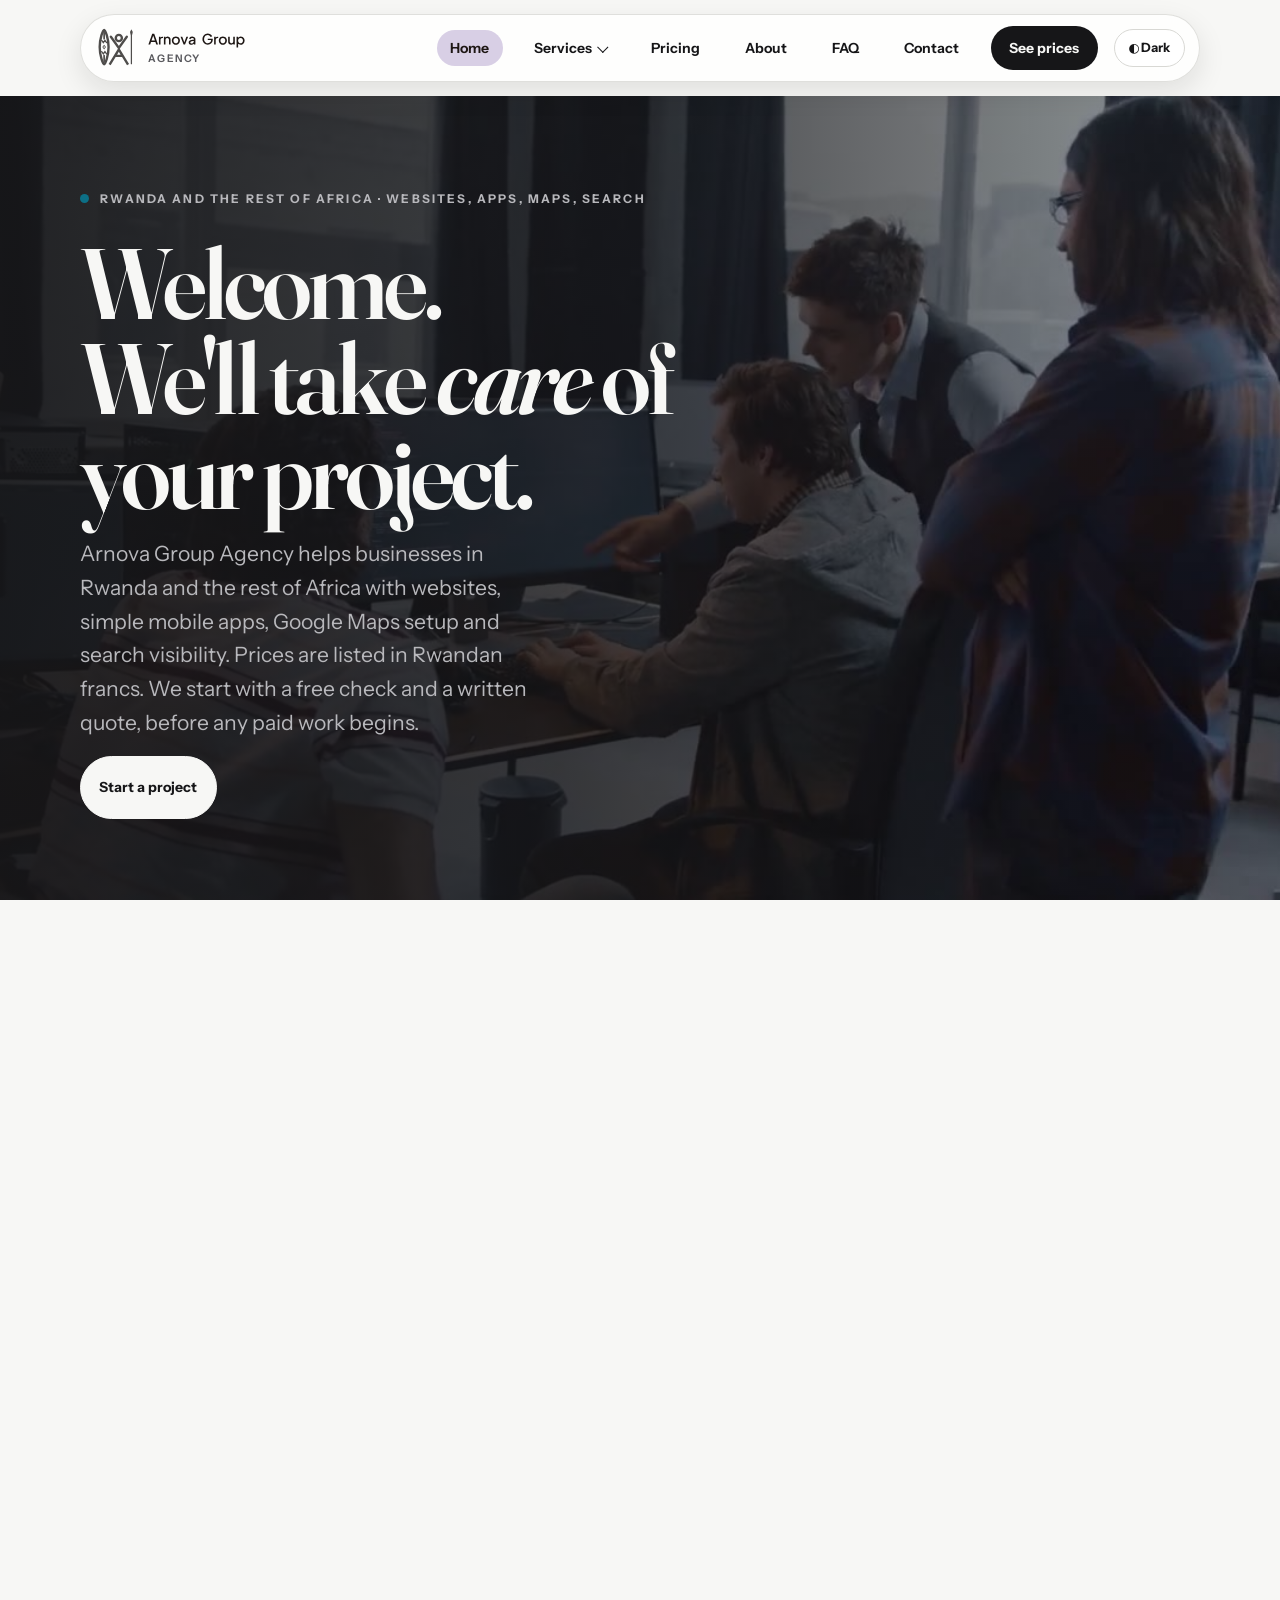
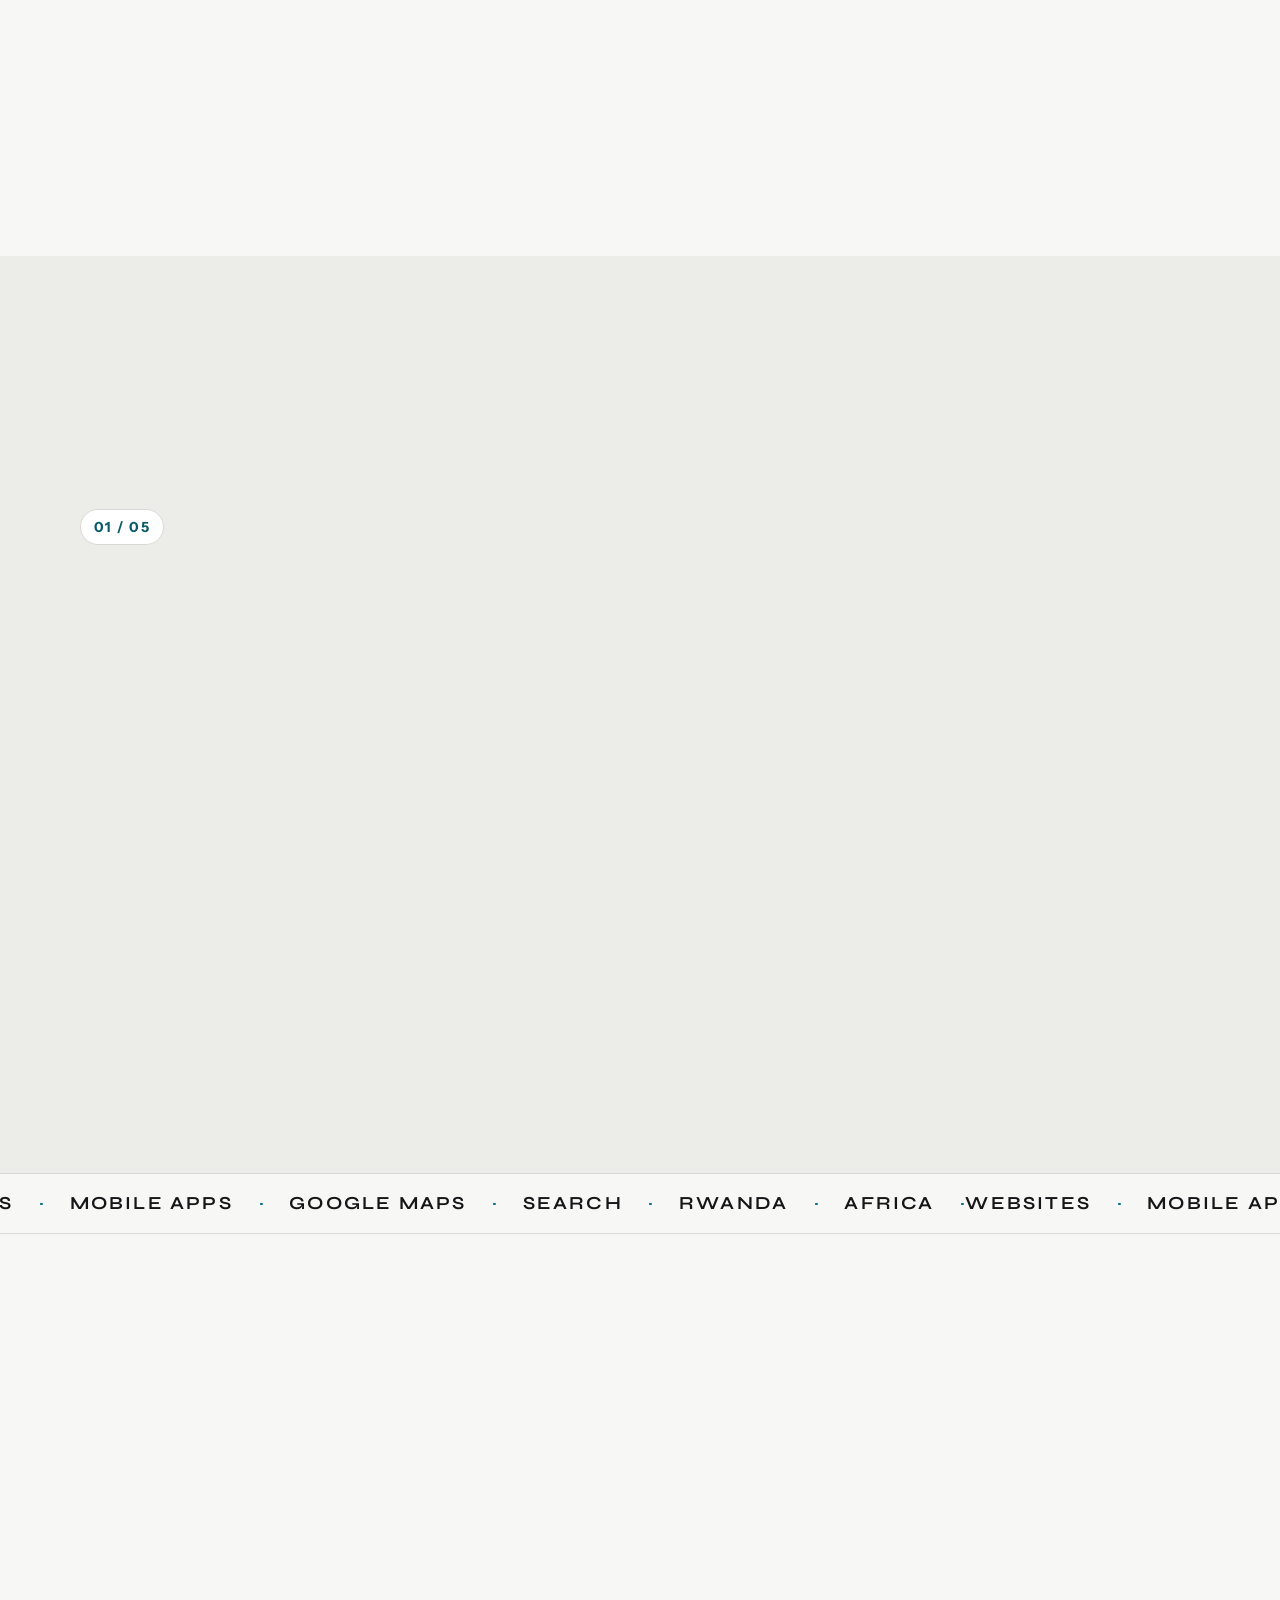
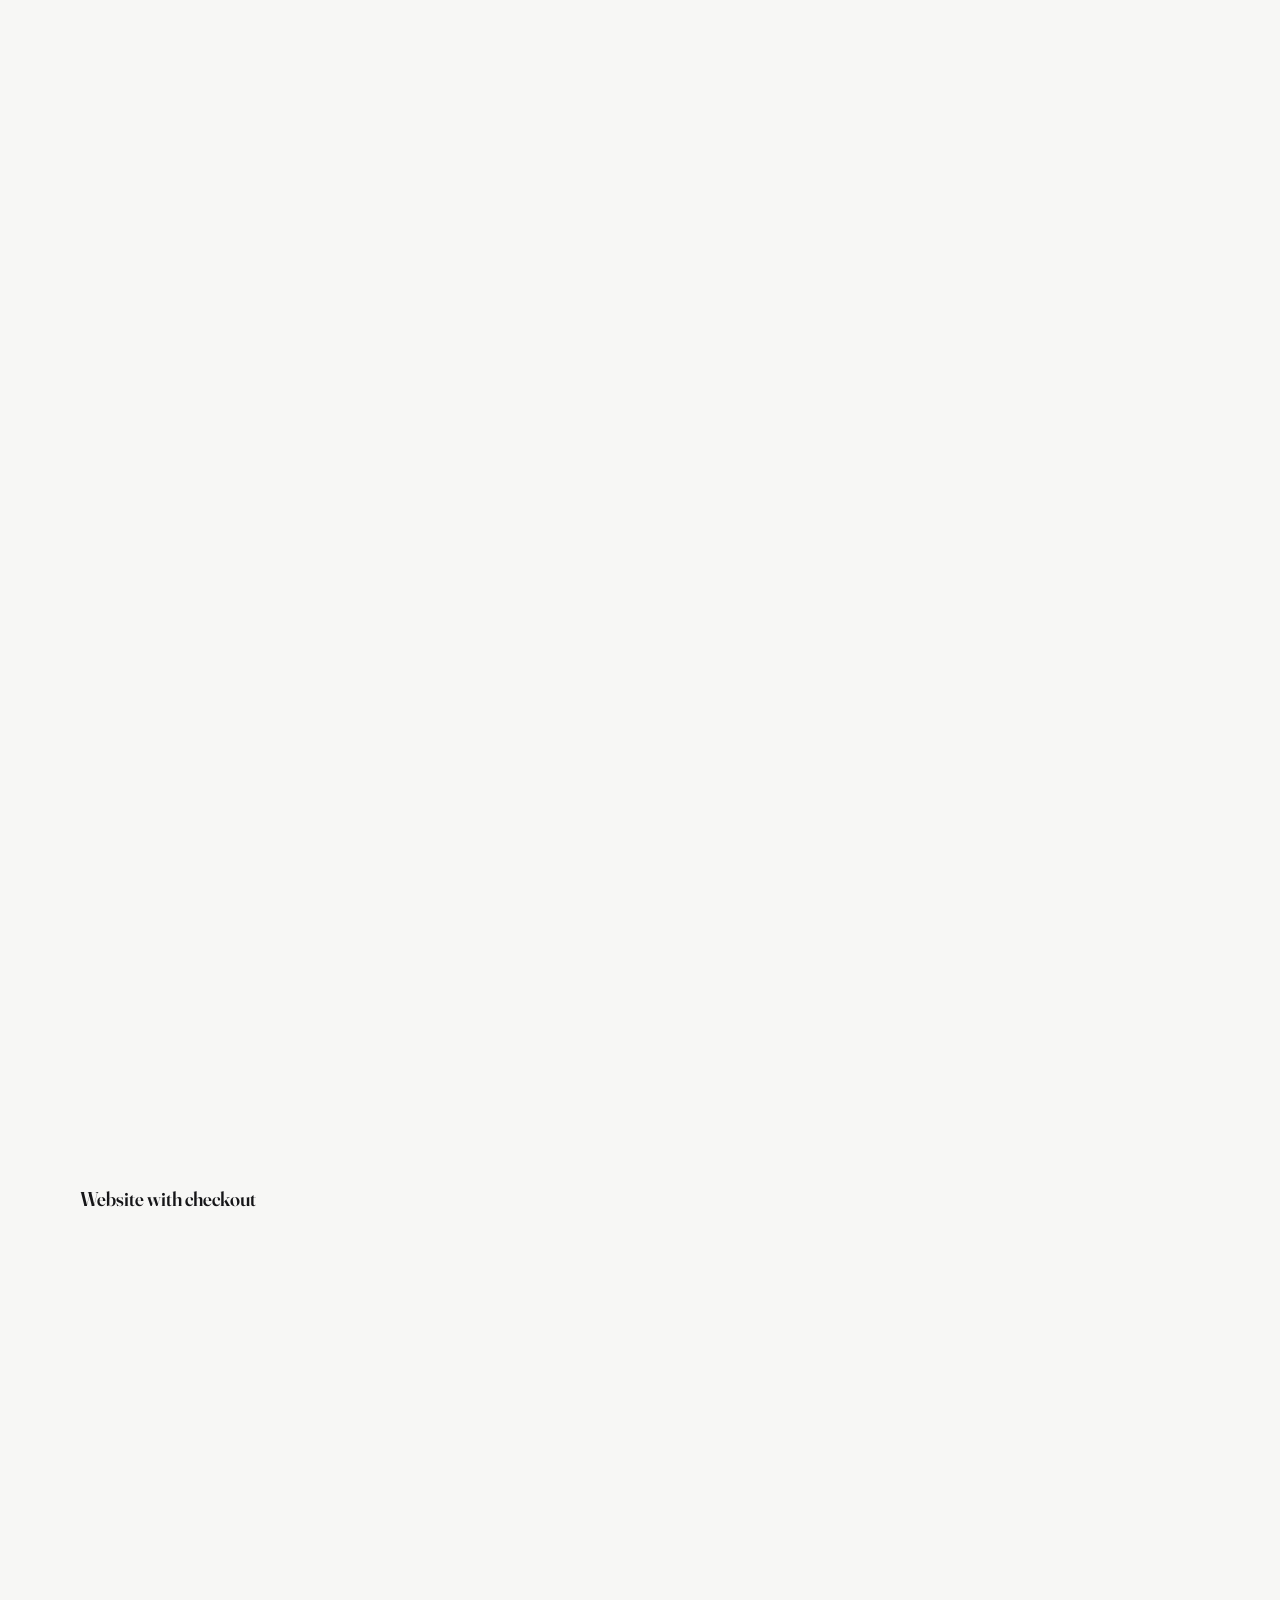
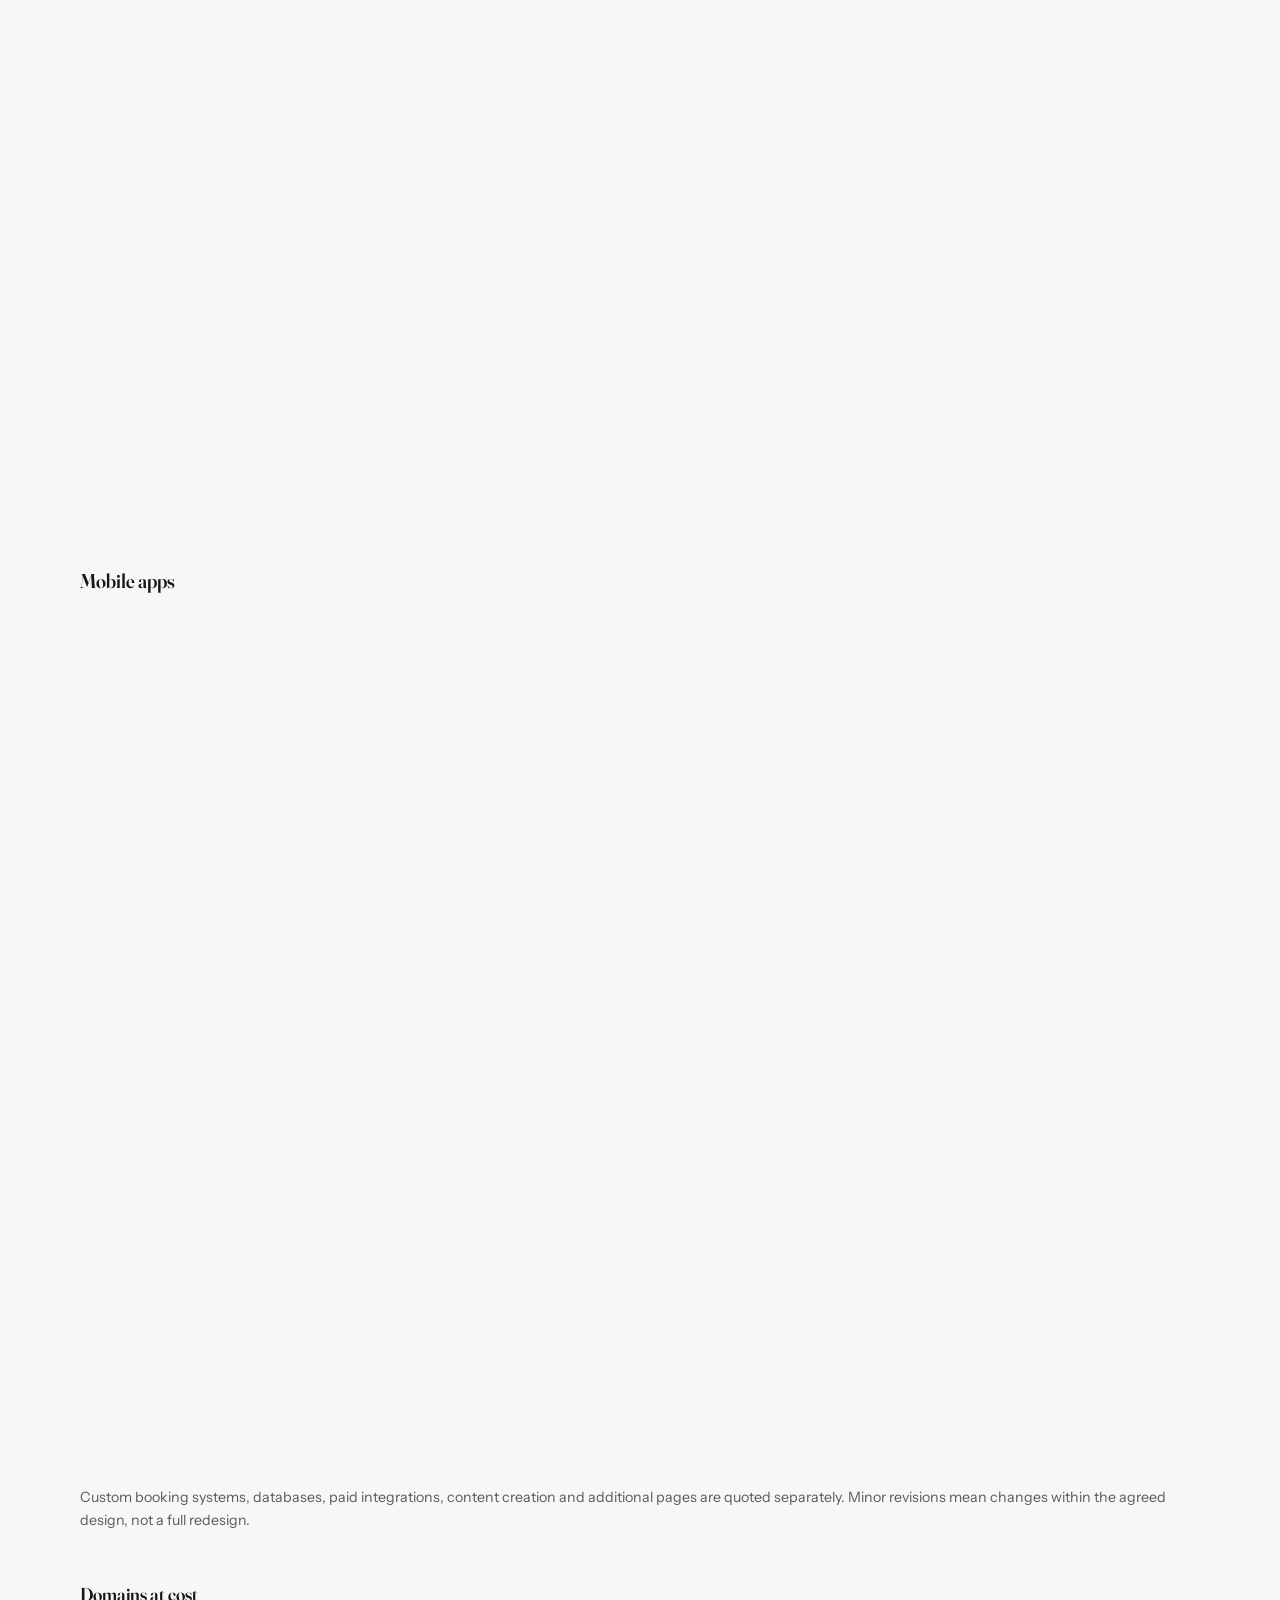
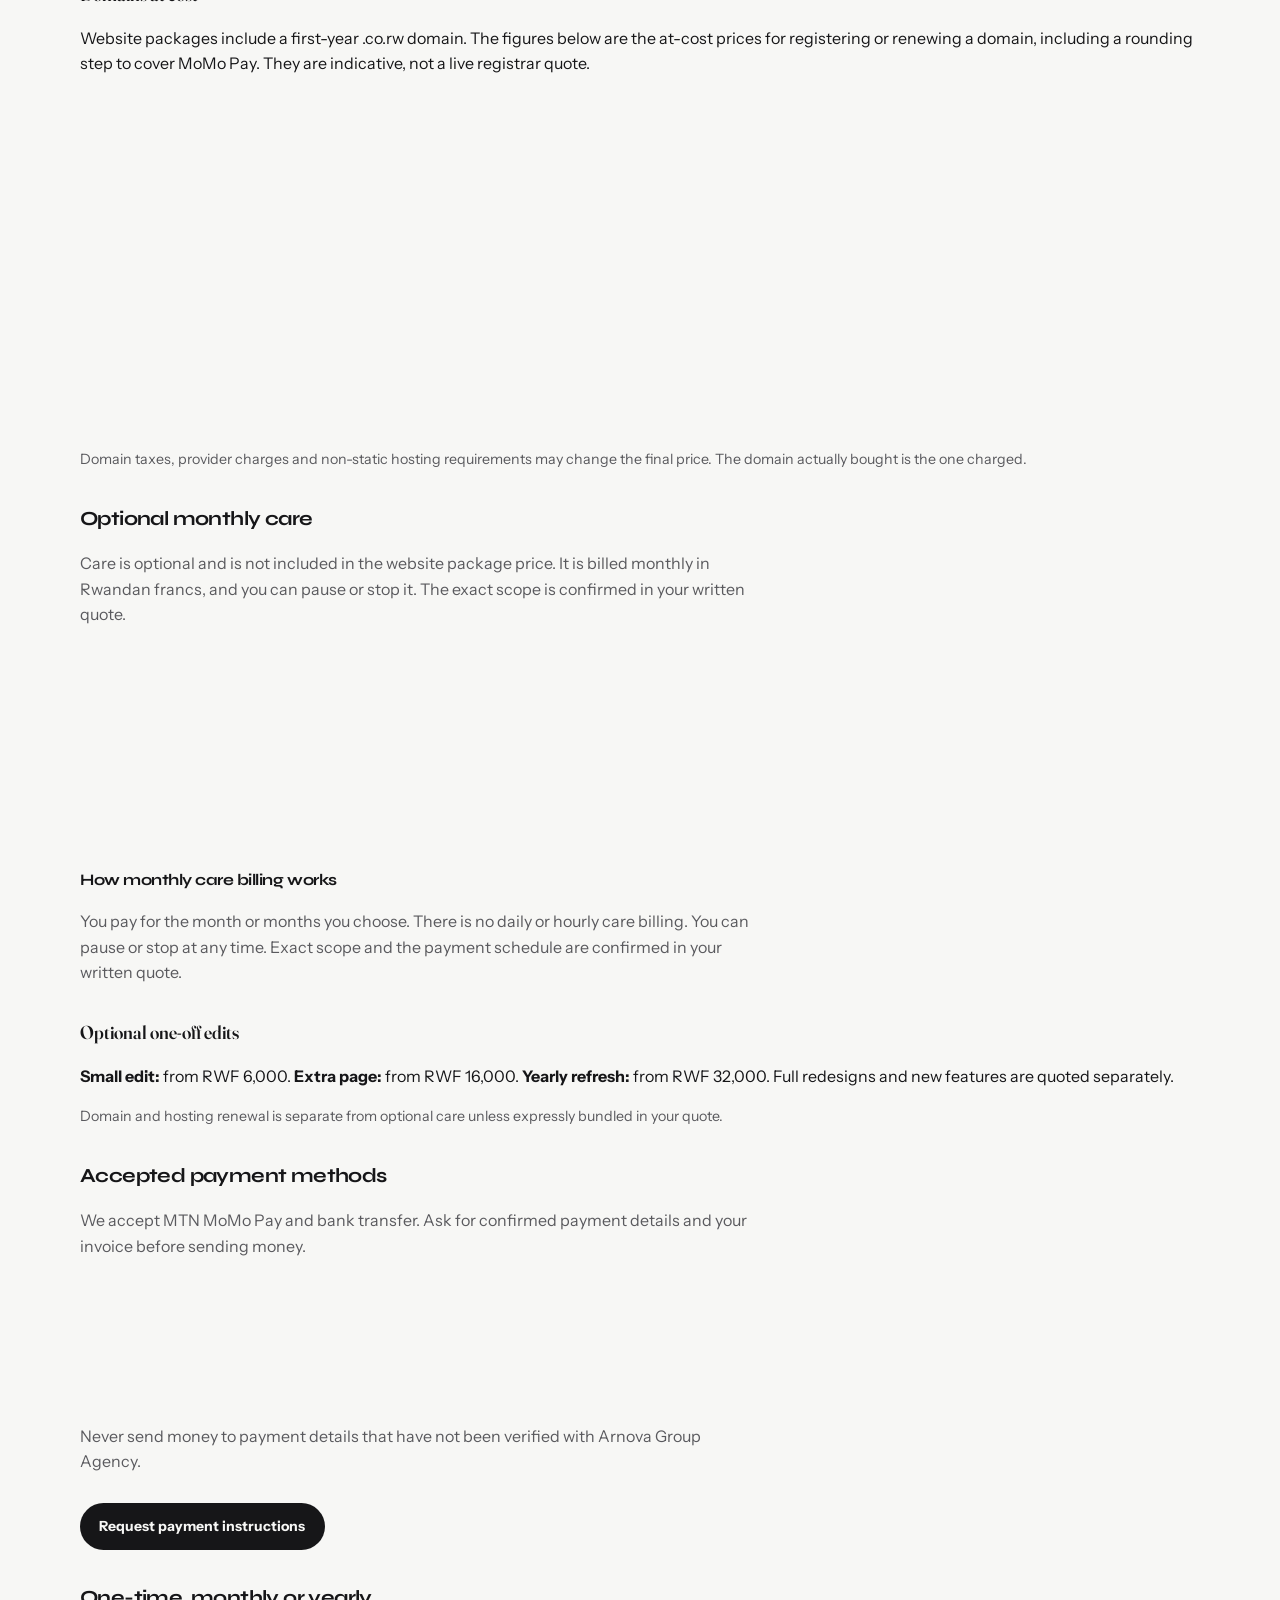
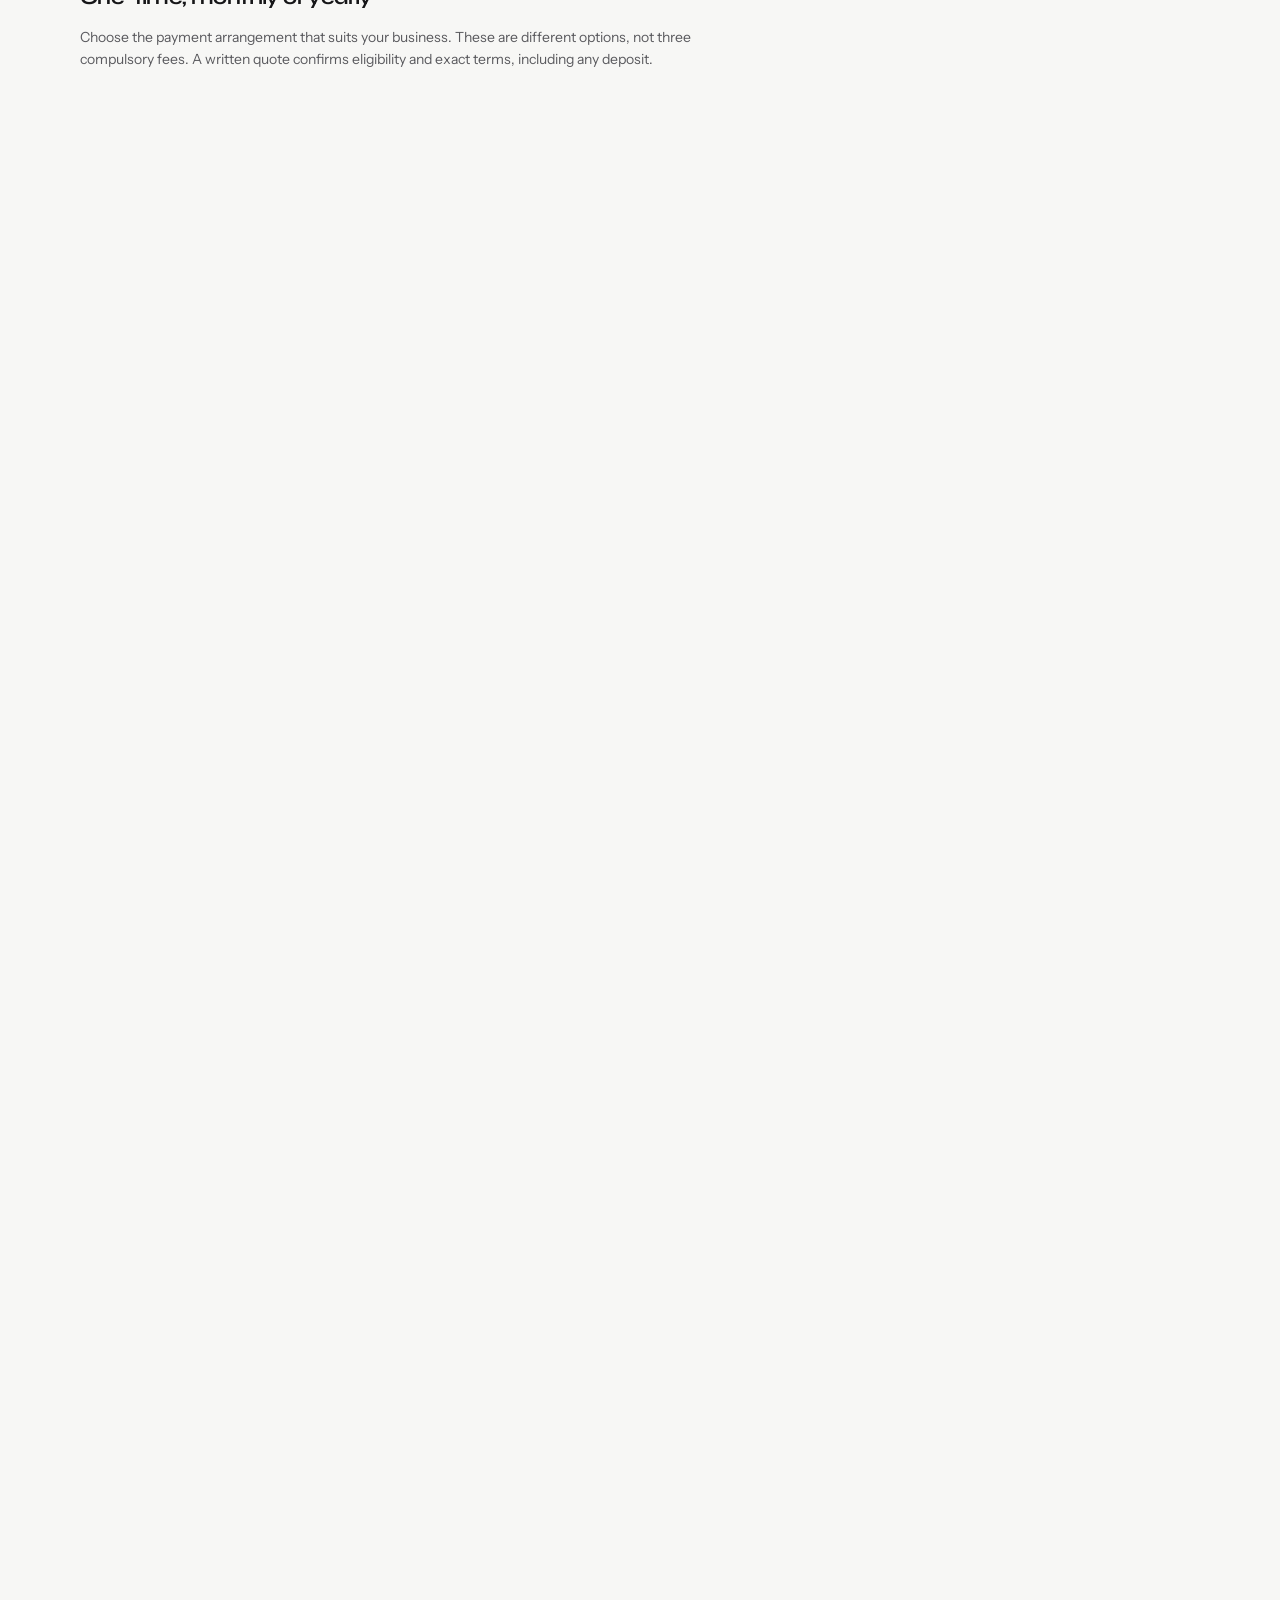
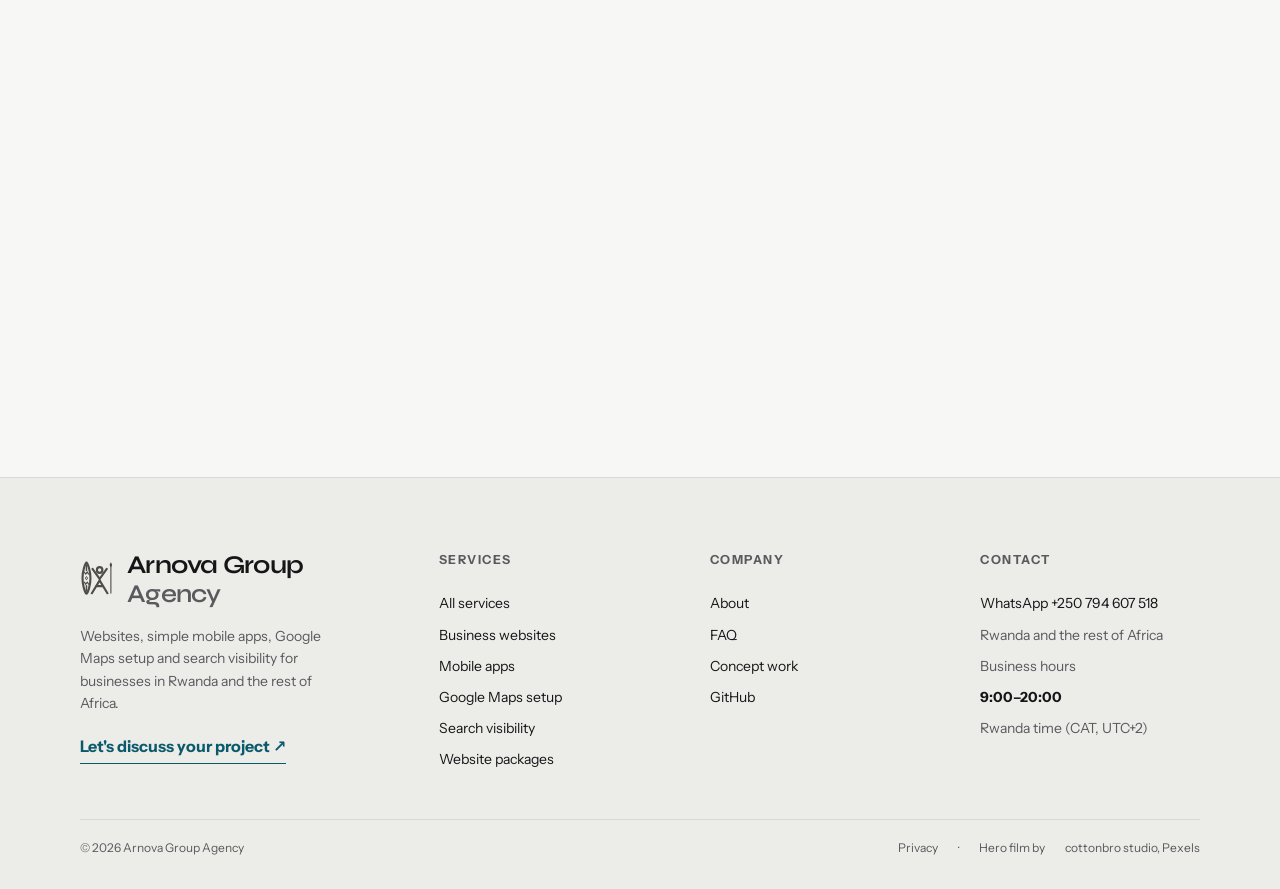
<file: index.html>
<!doctype html>
<html lang="en">
<head>
<meta charset="utf-8">
<meta http-equiv="Content-Security-Policy" content="default-src 'self'; style-src 'self'; img-src 'self'; script-src 'self'; connect-src 'self'; form-action 'none'; object-src 'none'; base-uri 'self'; upgrade-insecure-requests">
<meta name="viewport" content="width=device-width,initial-scale=1,viewport-fit=cover">
<meta name="theme-color" content="#F7F7F5">
<meta name="description" content="Arnova Group Agency helps businesses in Rwanda and the rest of Africa with websites, simple mobile apps, Google Maps setup and search visibility. We are not affiliated with Google and we do not guarantee rankings.">
<meta name="referrer" content="strict-origin-when-cross-origin">
<title>Arnova Group Agency — Websites, Apps, Maps and Search for Africa</title>
<link rel="icon" href="logo.svg" type="image/svg+xml">
<link rel="icon" href="favicon-32.png" type="image/png" sizes="32x32">
<link rel="icon" href="favicon-16.png" type="image/png" sizes="16x16">
<link rel="apple-touch-icon" href="apple-touch-icon.png" sizes="180x180">
<link rel="canonical" href="https://arnold-rg.github.io/arnova-group/">
<link rel="preload" href="assets/fonts/Fraunces-Display-600.woff2" as="font" type="font/woff2" crossorigin>
<link rel="preload" href="assets/video/arnova-cottonbro-6804109.jpg" as="image">
<link rel="stylesheet" href="css/tokens.css">
<link rel="stylesheet" href="css/layout.css"><link rel="stylesheet" href="css/nav.css">
<link rel="stylesheet" href="css/home.css">
<noscript><link rel="stylesheet" href="css/reveal-fallback.css"></noscript>
<script src="js/theme-boot.js"></script>
</head>
<body><a class="skip" href="#main">Skip to content</a><header class="wrap nav arnova-site-header" aria-label="Site"><a class="brand" href="#top" aria-label="Arnova Group Agency home"><img src="assets/brand/logo-v7/mark-light.svg" alt="" class="original-logo original-logo--light" width="40" height="40"><img src="assets/brand/logo-v7/mark-dark.svg" alt="" class="original-logo original-logo--dark" width="40" height="40"><span class="agency-brand-lockup"><img src="assets/brand/logo-v7/wordmark-light.svg" alt="" class="agency-wordmark agency-wordmark--light"><img src="assets/brand/logo-v7/wordmark-dark.svg" alt="" class="agency-wordmark agency-wordmark--dark"><span class="agency-brand-name"><span>Agency</span></span></span></a><nav class="nav-links" aria-label="Desktop navigation"><a href="#top" data-nav="home">Home</a><div class="nav-dropdown"><button type="button" class="nav-dropdown__toggle" data-nav="services" aria-expanded="false" aria-controls="ag-services-menu" id="ag-services-button">Services</button><div class="nav-dropdown__menu" id="ag-services-menu" hidden role="menu" aria-labelledby="ag-services-button"><a class="nav-dropdown__all" href="#services" role="menuitem">All services</a><a href="#service-websites" role="menuitem">Business websites</a><a href="#service-apps" role="menuitem">Mobile apps</a><a href="#service-maps" role="menuitem">Google Maps setup</a><a href="#service-seo" role="menuitem">Search visibility</a><a href="#pricing" role="menuitem">Website packages</a></div></div><a href="#pricing" data-nav="pricing">Pricing</a><a href="#about" data-nav="about">About</a><a href="#faq" data-nav="faq">FAQ</a><a href="#contact" data-nav="contact">Contact</a><a class="pill" href="#pricing">See prices</a></nav><button class="theme-toggle" type="button" aria-label="Switch to dark theme" aria-pressed="false">◐ <span>Dark</span></button></header><nav class="arnova-mobile-dock" aria-label="Mobile quick navigation"><div class="arnova-mobile-dock__bar"><a href="#top" data-dock-link="home" aria-label="Home" aria-current="page"><svg viewBox="0 0 24 24" aria-hidden="true" fill="none" stroke="currentColor" stroke-width="1.8" stroke-linecap="round" stroke-linejoin="round"><path d="M4 11.5 12 4l8 7.5"/><path d="M6.5 10.2V20h11V10.2"/></svg><span>Home</span></a><button type="button" class="arnova-mobile-dock__services" data-dock-link="services" aria-expanded="false" aria-controls="arnova-dock-sheet" aria-haspopup="dialog" aria-label="Services"><svg viewBox="0 0 24 24" aria-hidden="true" fill="none" stroke="currentColor" stroke-width="1.8" stroke-linecap="round" stroke-linejoin="round"><rect x="4" y="4" width="6.5" height="6.5" rx="1.2"/><rect x="13.5" y="4" width="6.5" height="6.5" rx="1.2"/><rect x="4" y="13.5" width="6.5" height="6.5" rx="1.2"/><rect x="13.5" y="13.5" width="6.5" height="6.5" rx="1.2"/></svg><span>Services</span></button><a href="#pricing" data-dock-link="pricing" aria-label="Pricing"><svg viewBox="0 0 24 24" aria-hidden="true" fill="none" stroke="currentColor" stroke-width="1.8" stroke-linecap="round" stroke-linejoin="round"><path d="M12.2 4.5H7.2A1 1 0 0 0 6.2 5.5v5.1a1 1 0 0 0 .3.7l7.4 7.4a1 1 0 0 0 1.4 0l5.1-5.1a1 1 0 0 0 0-1.4l-7.4-7.4a1 1 0 0 0-.8-.3z"/><circle cx="9.1" cy="8.6" r="1.15"/></svg><span>Pricing</span></a><a href="#about" data-dock-link="about" aria-label="About"><svg viewBox="0 0 24 24" aria-hidden="true" fill="none" stroke="currentColor" stroke-width="1.8" stroke-linecap="round" stroke-linejoin="round"><circle cx="12" cy="8" r="3.25"/><path d="M5.6 19.5c.9-3.4 3.3-5.1 6.4-5.1s5.5 1.7 6.4 5.1"/></svg><span>About</span></a><a href="#contact" data-dock-link="contact" aria-label="Contact"><svg viewBox="0 0 24 24" aria-hidden="true" fill="none" stroke="currentColor" stroke-width="1.8" stroke-linecap="round" stroke-linejoin="round"><path d="M5 7.2h14a1.6 1.6 0 0 1 1.6 1.6v7.2A1.6 1.6 0 0 1 19 17.6H9.2L5 20.4v-2.8H5A1.6 1.6 0 0 1 3.4 16V8.8A1.6 1.6 0 0 1 5 7.2z"/></svg><span>Contact</span></a></div></nav><div class="arnova-dock-sheet" id="arnova-dock-sheet" hidden><button type="button" class="arnova-dock-sheet__backdrop" tabindex="-1" aria-label="Close services"></button><div class="arnova-dock-sheet__panel" role="dialog" aria-modal="true" aria-labelledby="arnova-dock-sheet-title"><div class="arnova-dock-sheet__head"><div class="arnova-dock-sheet__brand"><img src="assets/brand/logo-v7/mark-light.svg" alt="" class="original-logo original-logo--light arnova-dock-sheet__mark" width="28" height="28"><img src="assets/brand/logo-v7/mark-dark.svg" alt="" class="original-logo original-logo--dark arnova-dock-sheet__mark" width="28" height="28"><h2 id="arnova-dock-sheet-title">Services</h2></div><button type="button" class="arnova-dock-sheet__close">Close</button></div><ul class="arnova-dock-sheet__list"><li><a href="#services">All services</a></li><li><a href="#service-websites">Business websites</a></li><li><a href="#service-apps">Mobile apps</a></li><li><a href="#service-maps">Google Maps setup</a></li><li><a href="#service-seo">Search visibility</a></li><li><a href="#pricing">Website packages</a></li></ul><div class="arnova-dock-sheet__footer"><a href="https://wa.me/250794607518?text=Hello%20Arnova%20Group%20Agency%2C%20I%27d%20like%20to%20discuss%20a%20project." target="_blank" rel="noopener noreferrer"><svg viewBox="0 0 24 24" aria-hidden="true" fill="none" stroke="currentColor" stroke-width="1.8" stroke-linecap="round" stroke-linejoin="round"><path d="M20.5 11.6a8.5 8.5 0 0 1-12.6 7.4L3.5 20.5l1.6-4.3A8.5 8.5 0 1 1 20.5 11.6z"/><path d="M9.2 9.6c.2-.5.3-.5.6-.5h.5c.2 0 .4.1.5.4l.6 1.5c.1.2 0 .4-.1.6l-.4.4a6 6 0 0 0 2.6 2.6l.4-.4c.2-.2.4-.2.6-.1l1.5.6c.3.1.4.3.4.5v.5c0 .3 0 .4-.5.6a4.2 4.2 0 0 1-2.2.3 8 8 0 0 1-4.6-3.5 4.2 4.2 0 0 1 .1-2.1z"/></svg><span>Get a quote on WhatsApp</span></a></div></div></div><main id="main">
<section class="hero arnova-full-hero arnova-editorial-hero" id="top">
  <div class="arnova-hero-backdrop arnova-film" role="img" aria-label="Illustrative video of a software team collaborating">
    <div class="arnova-film-inner">
      <img class="arnova-film-poster" src="assets/video/arnova-cottonbro-6804109.jpg" width="1280" height="676" alt="" fetchpriority="high">
      <video class="arnova-film-video" muted playsinline webkit-playsinline preload="metadata" poster="assets/video/arnova-cottonbro-6804109.jpg" aria-hidden="true">
        <source src="assets/video/arnova-cottonbro-6804109.mp4" type="video/mp4">
      </video>
    </div>
  </div>
  <div class="arnova-hero-shade" aria-hidden="true"></div>
  <div class="wrap arnova-hero-content">
    <div class="arnova-hero-copy">
      <p class="eyebrow"><span class="dot"></span>Rwanda and the rest of Africa · Websites, Apps, Maps, Search</p>
      <h1 class="arnova-hero-headline">Welcome.<br> We'll take <em>care</em> of your project.</h1>
      <p class="hero-lead">Arnova Group Agency helps businesses in Rwanda and the rest of Africa with websites, simple mobile apps, Google Maps setup and search visibility. Prices are listed in Rwandan francs. We start with a free check and a written quote, before any paid work begins.</p>
      <p class="arnova-cta-row"><a class="pill arnova-cta-start" href="https://wa.me/250794607518?text=Hello%20Arnova%20Group%20Agency%2C%20I%27d%20like%20to%20discuss%20a%20project." target="_blank" rel="noopener noreferrer">Start a project</a></p>
    </div>
  </div>
</section>

<section class="section arnova-intro" id="about" aria-labelledby="arnova-intro-title">
  <div class="wrap">
    <div class="section-head arnova-reveal">
      <div>
        <p class="eyebrow">About Arnova Group</p>
        <h2 id="arnova-intro-title">Who we are, and who we work <em>with</em>.</h2>
      </div>
      <div class="founder-copy" id="who-we-are">
        <p>Welcome. Arnova Group Agency is led by Arnold Rurangwa, a computer engineering graduate. We would like to take care of your business project — a website, a simple mobile app, Google Maps setup, or help with search visibility — with clear prices and a careful process.</p>
        <p>We work with businesses in Rwanda and the rest of Africa. The agency is not registered yet, and we are taking first clients. This site does not present a client portfolio. The concept sites further down the page are unofficial design proposals, not live work for those businesses.</p>
        <p>We start with a free check of what you need, then a written quote. Features, costs, hosting and ongoing support are agreed for each project rather than promised without review. Arnova is not affiliated with Google, and we do not guarantee search rankings or Maps placement.</p>
      </div>
    </div>
    <div class="arnova-key-grid">
      <article class="arnova-key-card arnova-reveal">
        <span>01</span>
        <h3>Websites</h3>
        <p>Business websites for companies in Rwanda and the rest of Africa, with mobile layouts, contact links and a clear handover.</p>
      </article>
      <article class="arnova-key-card arnova-reveal">
        <span>02</span>
        <h3>Mobile apps</h3>
        <p>A simple first app or prototype, from <span data-rwf="72000">72,000 RWF</span>. Larger apps are quoted. A domain is not included.</p>
      </article>
      <article class="arnova-key-card arnova-reveal">
        <span>03</span>
        <h3>Google Maps</h3>
        <p>Google Business Profile setup so a business can appear on Google Maps. The fee is quoted after a free check. We are not affiliated with Google and do not guarantee placement.</p>
      </article>
      <article class="arnova-key-card arnova-reveal">
        <span>04</span>
        <h3>Search visibility</h3>
        <p>Practical work to help a business be found more clearly on Google Search. The fee is quoted after a free check. We do not guarantee rankings.</p>
      </article>
    </div>
    <p class="arnova-price-teaser arnova-reveal">Website packages from <a href="#pricing"><span data-rwf="56000">56,000 RWF</span></a>. A simple mobile app prototype from <a href="#pricing-apps"><span data-rwf="72000">72,000 RWF</span></a>.</p>
  </div>
</section>


<section class="section arnova-trust" id="trust" aria-labelledby="arnova-trust-title">
  <div class="wrap">
    <div class="section-head arnova-reveal">
      <div>
        <p class="eyebrow">Working with us</p>
        <h2 id="arnova-trust-title">Clear terms, so you can <em>trust</em> the process.</h2>
      </div>
      <p>These are the commitments we can make honestly today. We do not present client testimonials or a portfolio of finished paid work yet.</p>
    </div>
    <ul class="arnova-trust-list">
      <li class="arnova-reveal">
        <h3>Clear prices in RWF</h3>
        <p>Website and app prototype prices are listed in Rwandan francs. Extra work, other domains and renewals are quoted separately — we do not add hidden fees to the listed package price.</p>
      </li>
      <li class="arnova-reveal">
        <h3>What you get, and when</h3>
        <p>Your written quote sets out the scope, the price and the steps. We agree that with you before paid build work starts, then follow talk, plan, build, review and launch.</p>
      </li>
      <li class="arnova-reveal">
        <h3>A free check, then a quote</h3>
        <p>We start with a free check of what you need. Paid work begins only after you have a written quote and agree to it.</p>
      </li>
      <li class="arnova-reveal">
        <h3>MoMo Pay or bank transfer</h3>
        <p>You can pay by MTN MoMo Pay or bank transfer. Confirmed details are on your invoice.</p>
      </li>
      <li class="arnova-reveal">
        <h3>WhatsApp, directly</h3>
        <p>Message us on WhatsApp at <a href="https://wa.me/250794607518?text=Hello%20Arnova%20Group%20Agency%2C%20I%27d%20like%20to%20discuss%20a%20project." target="_blank" rel="noopener noreferrer">+250 794 607 518</a>. We aim to reply within one business day.</p>
      </li>
      <li class="arnova-reveal">
        <h3>Revisions included</h3>
        <p>Website packages include minor pre-launch revisions, as listed on each package. Further changes can be quoted.</p>
      </li>
      <li class="arnova-reveal">
        <h3>You own your domain and content</h3>
        <p>You own your domain registration and the content you provide. Access and handover are set out in your written agreement before payment.</p>
      </li>
      <li class="arnova-reveal">
        <h3>Privacy</h3>
        <p>How we handle information is explained on our <a href="#privacy">privacy page</a>.</p>
      </li>
    </ul>
    <ol class="arnova-trust-process arnova-reveal" aria-label="How we work">
      <li>Talk</li>
      <li>Plan</li>
      <li>Build</li>
      <li>Review</li>
      <li>Launch</li>
    </ol>
    <p class="arnova-trust-more arnova-reveal"><a href="#process">See how we work</a></p>
  </div>
</section>

<section class="wrap section" id="services" aria-labelledby="arnova-services-title">
  <div class="section-head arnova-reveal">
    <div>
      <p class="eyebrow">What we do</p>
      <h2 id="arnova-services-title">Four services, kept <em>clear</em>.</h2>
    </div>
    <p>We work with businesses in Rwanda and the rest of Africa. Every project starts with a conversation about the real need, then a written quote.</p>
  </div>
  <div class="arnova-category-grid arnova-category-grid--four">
    <article class="arnova-category arnova-reveal">
      <div class="service" id="service-websites" itemscope itemtype="https://schema.org/Service">
        <h3 itemprop="name">Business websites</h3>
        <p itemprop="description">A mobile-ready website for your business, with contact links and a clear handover. Packages, catalogues and checkout shops are listed under pricing. Scope and the final quote are confirmed before work starts.</p>
        <p class="arnova-service-from">Website packages from <a href="#pricing"><span data-rwf="56000">56,000 RWF</span></a>.</p>
      </div>
    </article>
    <article class="arnova-category arnova-reveal">
      <div class="service" id="service-maps" itemscope itemtype="https://schema.org/Service">
        <h3 itemprop="name">Google Maps setup</h3>
        <p itemprop="description">Setup of a Google Business Profile so your business can appear on Google Maps. We start with a free check of what is already in place, then send a written quote. Arnova is not affiliated with Google, and we do not guarantee Maps placement.</p>
        <p class="arnova-service-from">Quoted after a free check.</p>
      </div>
    </article>
    <article class="arnova-category arnova-reveal">
      <div class="service" id="service-seo" itemscope itemtype="https://schema.org/Service">
        <h3 itemprop="name">Google search visibility</h3>
        <p itemprop="description">Practical work to help your business be found more clearly on Google Search. We start with a free check, then agree the scope in a written quote. Arnova is not affiliated with Google, and we do not guarantee search rankings.</p>
        <p class="arnova-service-from">Quoted after a free check.</p>
      </div>
    </article>
    <article class="arnova-category arnova-reveal">
      <div class="service" id="service-apps" itemscope itemtype="https://schema.org/Service">
        <h3 itemprop="name">Mobile apps</h3>
        <p itemprop="description">A simple first app or prototype for your business. This is not a store-quality or large-scale app. Larger apps are quoted after we understand the scope. A domain is not included.</p>
        <p class="arnova-service-from">From <a href="#pricing-apps"><span data-rwf="72000">72,000 RWF</span></a>.</p>
      </div>
    </article>
  </div>
</section>

<section class="section arnova-concepts" id="work" aria-labelledby="arnova-concepts-title">
  <div class="wrap">
    <div class="section-head arnova-reveal">
      <div>
        <p class="eyebrow">Concept work</p>
        <h2 id="arnova-concepts-title">A look at the kind of sites we <em>design</em>.</h2>
      </div>
      <p>Unofficial website concepts — not live client work. Each one is a design proposal, clearly labelled.</p>
    </div>
  </div>
  <div class="arnova-concept-scroller" tabindex="0" aria-label="Concept site gallery">
    <button type="button" class="arnova-concept-card arnova-reveal" data-concept="117-cafe" aria-haspopup="dialog" aria-controls="concept-117-cafe">
      <span class="arnova-concept-card__label">Concept</span>
      <img src="assets/images/showcase/117-cafe.webp" width="1600" height="1100" alt="Laptop and phone mockup of the 117 Cafe and Restaurant concept site." loading="lazy">
      <h3>117 Cafe and Restaurant</h3>
      <p>A warm, editorial site for a Kigali café.</p>
      <span class="arnova-concept-card__more">View concept</span>
    </button>
    <button type="button" class="arnova-concept-card arnova-reveal" data-concept="shisha-supermarket" aria-haspopup="dialog" aria-controls="concept-shisha-supermarket">
      <span class="arnova-concept-card__label">Concept</span>
      <img src="assets/images/showcase/shisha-supermarket.webp" width="1600" height="1100" alt="Laptop and phone mockup of the Shisha Supermarket concept site." loading="lazy">
      <h3>Shisha Supermarket</h3>
      <p>A clear, lively grocery catalogue concept.</p>
      <span class="arnova-concept-card__more">View concept</span>
    </button>
    <button type="button" class="arnova-concept-card arnova-reveal" data-concept="royal-relay-electronics" aria-haspopup="dialog" aria-controls="concept-royal-relay-electronics">
      <span class="arnova-concept-card__label">Concept</span>
      <img src="assets/images/showcase/royal-relay-electronics.webp" width="1600" height="1100" alt="Laptop and phone mockup of the Royal Relay Electronics concept site." loading="lazy">
      <h3>Royal Relay Electronics</h3>
      <p>A high-impact concept for repairs and tech.</p>
      <span class="arnova-concept-card__more">View concept</span>
    </button>
  </div>
  <dialog class="arnova-concept-dialog" aria-modal="true" id="concept-117-cafe" aria-labelledby="concept-117-cafe-title">
    <div class="arnova-concept-dialog__inner">
      <button type="button" class="arnova-concept-dialog__close">Close</button>
      <span class="arnova-concept-card__label">Concept</span>
      <img src="assets/images/showcase/117-cafe.webp" width="1600" height="1100" alt="Laptop and phone mockup of the 117 Cafe and Restaurant concept site.">
      <h3 id="concept-117-cafe-title">117 Cafe and Restaurant</h3>
      <p>An unofficial restaurant website concept — not a live menu or a service run by the café. The proposed design uses a warm, editorial direction so a future official site could present food, a visit path and contact details once the business supplies and approves them.</p>
    </div>
  </dialog>
  <dialog class="arnova-concept-dialog" aria-modal="true" id="concept-shisha-supermarket" aria-labelledby="concept-shisha-supermarket-title">
    <div class="arnova-concept-dialog__inner">
      <button type="button" class="arnova-concept-dialog__close">Close</button>
      <span class="arnova-concept-card__label">Concept</span>
      <img src="assets/images/showcase/shisha-supermarket.webp" width="1600" height="1100" alt="Laptop and phone mockup of the Shisha Supermarket concept site.">
      <h3 id="concept-shisha-supermarket-title">Shisha Supermarket</h3>
      <p>An unofficial supermarket website concept. Department cards are examples of how a catalogue could be organised — not real stock or product offers. Actual products, prices and availability would need business approval.</p>
    </div>
  </dialog>
  <dialog class="arnova-concept-dialog" aria-modal="true" id="concept-royal-relay-electronics" aria-labelledby="concept-royal-relay-electronics-title">
    <div class="arnova-concept-dialog__inner">
      <button type="button" class="arnova-concept-dialog__close">Close</button>
      <span class="arnova-concept-card__label">Concept</span>
      <img src="assets/images/showcase/royal-relay-electronics.webp" width="1600" height="1100" alt="Laptop and phone mockup of the Royal Relay Electronics concept site.">
      <h3 id="concept-royal-relay-electronics-title">Royal Relay Electronics</h3>
      <p>An unofficial design proposal for a repair and electronics shop. It explores how repair enquiries and accessory information could be organised. It is not confirmation of particular repairs, parts, prices or warranties.</p>
    </div>
  </dialog>
</section>

<section class="section process-section" id="process" aria-labelledby="arnova-process-title">
  <div class="wrap">
    <div class="section-head arnova-reveal">
      <div>
        <p class="eyebrow">How we work</p>
        <h2 id="arnova-process-title">From first hello to <em>launch</em>.</h2>
      </div>
      <p>A clear path: talk, plan, build, review, then launch. The scope and price are agreed before build work starts.</p>
    </div>
    <p class="arnova-process-counter" aria-live="polite">01 / 05</p>
    <ol class="process-grid arnova-process-list">
      <li class="arnova-reveal">
        <span>01</span>
        <h3>Talk</h3>
        <p>We talk through your business, what you need and any constraints, and start with a free check.</p>
      </li>
      <li class="arnova-reveal">
        <span>02</span>
        <h3>Plan</h3>
        <p>We agree a written scope, the price and the steps before the build begins.</p>
      </li>
      <li class="arnova-reveal">
        <span>03</span>
        <h3>Build</h3>
        <p>We implement the agreed work on the devices and platforms in your quote.</p>
      </li>
      <li class="arnova-reveal">
        <span>04</span>
        <h3>Review</h3>
        <p>You review the work. Website packages include the minor pre-launch revisions listed on each package.</p>
      </li>
      <li class="arnova-reveal">
        <span>05</span>
        <h3>Launch</h3>
        <p>After your approval, we publish and hand over what you need to run it. You own your domain and content.</p>
      </li>
    </ol>
    <aside class="arnova-payment arnova-reveal" aria-labelledby="arnova-payment-title">
      <h3 id="arnova-payment-title">How payment works</h3>
      <ol>
        <li>Scope agreement</li>
        <li>Deposit, as agreed in your quote</li>
        <li>Build</li>
        <li>Final payment after your approval</li>
      </ol>
    </aside>
  </div>
</section>

<div class="arnova-values-marquee" aria-label="Our focus">
  <div class="arnova-values-marquee__track">
    <p><span>Websites</span><span aria-hidden="true">·</span><span>Mobile apps</span><span aria-hidden="true">·</span><span>Google Maps</span><span aria-hidden="true">·</span><span>Search</span><span aria-hidden="true">·</span><span>Rwanda</span><span aria-hidden="true">·</span><span>Africa</span><span aria-hidden="true">·</span></p>
    <p aria-hidden="true"><span>Websites</span><span aria-hidden="true">·</span><span>Mobile apps</span><span aria-hidden="true">·</span><span>Google Maps</span><span aria-hidden="true">·</span><span>Search</span><span aria-hidden="true">·</span><span>Rwanda</span><span aria-hidden="true">·</span><span>Africa</span><span aria-hidden="true">·</span></p>
  </div>
</div>

<section class="section" id="pricing" aria-labelledby="arnova-pricing-title">
  <div class="wrap">
    <div class="section-head arnova-reveal">
      <div>
        <p class="eyebrow">Website packages</p>
        <h2 id="arnova-pricing-title">One clear price to get <em>started</em>.</h2>
      </div>
      <p class="section-intro">These are starting prices for straightforward static business websites. We confirm the scope and final quote before work begins. Each package includes mobile-friendly design, contact links, and first-year eligible .co.rw domain and static hosting, subject to availability.</p>
    </div>
    <div class="currency-bar arnova-reveal" aria-label="Currency selector">
      <label for="currency-choice">Display prices in</label>
      <select class="currency-select" id="currency-choice">
        <option value="RWF">RWF</option>
        <option value="EUR">EUR</option>
        <option value="USD">USD</option>
      </select>
      <span id="fx-status" class="currency-feedback" role="status" aria-live="polite"></span>
      <p class="currency-note" id="fx-note">Approximate conversion, as of 21 November 2026. Final amount confirmed in your quote.</p>
    </div>
    <aside class="arnova-launch-offer arnova-reveal" aria-label="Launch offer">
      <p><span class="arnova-launch-offer__badge">Launch offer</span> Free .co.rw domain for the first year for our first 5 website clients (normally <span data-rwf="9500">9,500 RWF</span>); renewals at cost from year 2. Package prices stay as listed.</p>
    </aside>
    <div class="grid arnova-pricing-grid">
      <article class="card arnova-reveal">
        <span class="label">Get online</span>
        <h3>Starter</h3>
        <div class="price" data-rwf="56000">56,000 RWF</div>
        <p class="arnova-card-offer"><span class="arnova-card-offer__label">Launch offer</span> Free .co.rw domain for the first year for our first 5 website clients (normally <span data-rwf="9500">9,500 RWF</span>); renewals at cost from year 2.</p>
        <p>For a business that needs a trustworthy online home.</p>
        <ul>
          <li>One responsive, mobile-ready page</li>
          <li>Business introduction, services and contact details</li>
          <li>WhatsApp contact button</li>
          <li>Basic search setup and launch checks</li>
          <li>One minor pre-launch revision</li>
          <li>First-year .co.rw domain and static hosting</li>
        </ul>
        <dl class="arnova-card-meta">
          <div>
            <dt>What's extra</dt>
            <dd>Other domains, and renewals after the first year, are charged at cost.</dd>
          </div>
          <div>
            <dt>Payment</dt>
            <dd>MTN MoMo Pay or bank transfer. Confirmed details are on your invoice.</dd>
          </div>
        </dl>
        <a class="btn" href="https://wa.me/250794607518?text=Hello%2C%20I%20want%20the%20Starter%20website%20package.">Choose Starter</a>
      </article>
      <article class="card featured arnova-reveal">
        <span class="label">Popular choice</span>
        <h3>Business</h3>
        <div class="price" data-rwf="75000">75,000 RWF</div>
        <p class="arnova-card-offer"><span class="arnova-card-offer__label">Launch offer</span> Free .co.rw domain for the first year for our first 5 website clients (normally <span data-rwf="9500">9,500 RWF</span>); renewals at cost from year 2.</p>
        <p>For growing businesses that need space to explain what they offer.</p>
        <ul>
          <li>Up to three responsive, mobile-ready pages</li>
          <li>Services, gallery and contact information</li>
          <li>Map and WhatsApp links</li>
          <li>Basic SEO and launch checks</li>
          <li>Two minor pre-launch revisions</li>
          <li>First-year .co.rw domain and static hosting</li>
        </ul>
        <dl class="arnova-card-meta">
          <div>
            <dt>What's extra</dt>
            <dd>Other domains, and renewals after the first year, are charged at cost.</dd>
          </div>
          <div>
            <dt>Payment</dt>
            <dd>MTN MoMo Pay or bank transfer. Confirmed details are on your invoice.</dd>
          </div>
        </dl>
        <a class="btn" href="https://wa.me/250794607518?text=Hello%2C%20I%20want%20the%20Business%20website%20package.">Choose Business</a>
      </article>
      <article class="card arnova-reveal">
        <span class="label">More room to grow</span>
        <h3>Professional</h3>
        <div class="price" data-rwf="80000">80,000 RWF</div>
        <p class="arnova-card-offer"><span class="arnova-card-offer__label">Launch offer</span> Free .co.rw domain for the first year for our first 5 website clients (normally <span data-rwf="9500">9,500 RWF</span>); renewals at cost from year 2.</p>
        <p>For established brands that need a more complete presentation.</p>
        <ul>
          <li>Up to five responsive, mobile-ready pages</li>
          <li>More customized visual design</li>
          <li>Portfolio or gallery and FAQ</li>
          <li>Basic SEO and performance checks</li>
          <li>Three minor pre-launch revision rounds</li>
          <li>First-year .co.rw domain and static hosting</li>
        </ul>
        <dl class="arnova-card-meta">
          <div>
            <dt>What's extra</dt>
            <dd>Other domains, and renewals after the first year, are charged at cost.</dd>
          </div>
          <div>
            <dt>Payment</dt>
            <dd>MTN MoMo Pay or bank transfer. Confirmed details are on your invoice.</dd>
          </div>
        </dl>
        <a class="btn" href="https://wa.me/250794607518?text=Hello%2C%20I%20want%20the%20Professional%20website%20package.">Choose Professional</a>
      </article>
      <article class="card arnova-reveal">
        <span class="label">Show your products</span>
        <h3>Product Catalog</h3>
        <div class="price" data-rwf="90000">90,000 RWF</div>
        <p class="arnova-card-offer"><span class="arnova-card-offer__label">Launch offer</span> Free .co.rw domain for the first year for our first 5 website clients (normally <span data-rwf="9500">9,500 RWF</span>); renewals at cost from year 2.</p>
        <p>For shops that want customers to browse products and order through WhatsApp.</p>
        <ul>
          <li>Mobile-ready product catalog</li>
          <li>Up to 20 initial product listings</li>
          <li>Categories and product images</li>
          <li>WhatsApp ordering links</li>
          <li>Not a full online payment checkout</li>
          <li>First-year .co.rw domain and static hosting</li>
        </ul>
        <dl class="arnova-card-meta">
          <div>
            <dt>What's extra</dt>
            <dd>Other domains, and renewals after the first year, are charged at cost. Checkout is a separate package.</dd>
          </div>
          <div>
            <dt>Payment</dt>
            <dd>MTN MoMo Pay or bank transfer. Confirmed details are on your invoice.</dd>
          </div>
        </dl>
        <a class="btn" href="https://wa.me/250794607518?text=Hello%2C%20I%20want%20the%20Product%20Catalog%20package.">Choose Catalog</a>
      </article>
    </div>

    <h3 class="arnova-pricing-subhead">Website with checkout</h3>
    <div class="grid arnova-pricing-grid arnova-pricing-grid--more">
      <article class="card arnova-reveal" id="shop-checkout">
        <span class="label">With checkout</span>
        <h3>Online shop</h3>
        <div class="price" data-rwf="145000">145,000 RWF</div>
        <p class="arnova-card-offer"><span class="arnova-card-offer__label">Launch offer</span> Free .co.rw domain for the first year for our first 5 website clients (normally <span data-rwf="9500">9,500 RWF</span>); renewals at cost from year 2.</p>
        <p>For businesses that need customers to pay online, not only enquire on WhatsApp.</p>
        <ul>
          <li>Online shop with real MoMo or card checkout, so first-year paid hosting is included (a checkout shop cannot use free static hosting)</li>
          <li>First-year .co.rw domain</li>
        </ul>
        <dl class="arnova-card-meta">
          <div>
            <dt>What's extra</dt>
            <dd>Later domain and hosting renewals are charged at cost. The exact shop scope is confirmed in your quote.</dd>
          </div>
          <div>
            <dt>Payment</dt>
            <dd>MTN MoMo Pay or bank transfer. Confirmed details are on your invoice.</dd>
          </div>
        </dl>
        <a class="btn" href="https://wa.me/250794607518?text=Hello%2C%20I%20want%20an%20online%20shop%20with%20checkout.">Choose Online shop</a>
      </article>
    </div>
    <h3 class="arnova-pricing-subhead" id="pricing-apps">Mobile apps</h3>
    <div class="grid arnova-pricing-grid arnova-pricing-grid--more">
      <article class="card arnova-reveal" id="mobile-app-prototype">
        <span class="label">Simple prototype</span>
        <h3>Mobile app prototype</h3>
        <div class="price" data-rwf="72000">72,000 RWF</div>
        <p>A simple first app or prototype. This is not a store-quality or large-scale app. Larger apps are quoted after we review the scope. A domain is not included.</p>
        <ul>
          <li>Simple first app or prototype</li>
          <li>No domain included</li>
          <li>Larger or store-quality apps are quoted after we review the scope</li>
        </ul>
        <dl class="arnova-card-meta">
          <div>
            <dt>What's extra</dt>
            <dd>Store listings, accounts, payments and larger builds are quoted separately. The exact scope is confirmed in your written quote.</dd>
          </div>
          <div>
            <dt>Payment</dt>
            <dd>MTN MoMo Pay or bank transfer. Confirmed details are on your invoice.</dd>
          </div>
        </dl>
        <a class="btn" href="https://wa.me/250794607518?text=Hello%2C%20I%20want%20to%20discuss%20a%20simple%20mobile%20app%20prototype.">Start an app conversation</a>
      </article>
    </div>
    <p class="muted spaced">Custom booking systems, databases, paid integrations, content creation and additional pages are quoted separately. Minor revisions mean changes within the agreed design, not a full redesign.</p>

    <div class="arnova-pricing-extra">
      <h3>Domains at cost</h3>
      <p>Website packages include a first-year .co.rw domain. The figures below are the at-cost prices for registering or renewing a domain, including a rounding step to cover MoMo Pay. They are indicative, not a live registrar quote.</p>
      <div class="table-scroll arnova-reveal" tabindex="0">
        <table class="cost-table">
          <thead>
            <tr>
              <th>Domain</th>
              <th>Register</th>
              <th>Renew</th>
              <th>First-year upgrade versus included .co.rw</th>
            </tr>
          </thead>
          <tbody>
            <tr>
              <th scope="row">.co.rw</th>
              <td data-label="Register"><span data-rwf="9500">9,500 RWF</span></td>
              <td data-label="Renew"><span data-rwf="9500">9,500 RWF</span></td>
              <td data-label="First-year upgrade versus included .co.rw">Included in website packages</td>
            </tr>
            <tr>
              <th scope="row">.rw</th>
              <td data-label="Register"><span data-rwf="15500">15,500 RWF</span></td>
              <td data-label="Renew"><span data-rwf="15500">15,500 RWF</span></td>
              <td data-label="First-year upgrade versus included .co.rw">+<span data-rwf="6500">6,500 RWF</span></td>
            </tr>
            <tr>
              <th scope="row">.com</th>
              <td data-label="Register"><span data-rwf="25000">25,000 RWF</span></td>
              <td data-label="Renew"><span data-rwf="26500">26,500 RWF</span></td>
              <td data-label="First-year upgrade versus included .co.rw">+<span data-rwf="16000">16,000 RWF</span></td>
            </tr>
            <tr>
              <th scope="row">.net</th>
              <td data-label="Register"><span data-rwf="28000">28,000 RWF</span></td>
              <td data-label="Renew"><span data-rwf="36000">36,000 RWF</span></td>
              <td data-label="First-year upgrade versus included .co.rw">+<span data-rwf="19000">19,000 RWF</span></td>
            </tr>
            <tr>
              <th scope="row">.org</th>
              <td data-label="Register"><span data-rwf="27500">27,500 RWF</span></td>
              <td data-label="Renew"><span data-rwf="34500">34,500 RWF</span></td>
              <td data-label="First-year upgrade versus included .co.rw">+<span data-rwf="18500">18,500 RWF</span></td>
            </tr>
          </tbody>
        </table>
      </div>
      <p class="muted spaced-sm">Domain taxes, provider charges and non-static hosting requirements may change the final price. The domain actually bought is the one charged.</p>

      <div class="arnova-daily-care" id="care">
        <h3 id="daily-care">Optional monthly care</h3>
        <p>Care is optional and is not included in the website package price. It is billed monthly in Rwandan francs, and you can pause or stop it. The exact scope is confirmed in your written quote.</p>
        <ul>
          <li class="arnova-reveal">
            <h4>Monthly care</h4>
            <p><span data-rwf="20000">20,000 RWF</span> / month</p>
            <p>Optional monthly care for an existing site. Payment is by MTN MoMo Pay or bank transfer, with confirmed details on your invoice.</p>
          </li>
        </ul>
        <h4>How monthly care billing works</h4>
        <p>You pay for the month or months you choose. There is no daily or hourly care billing. You can pause or stop at any time. Exact scope and the payment schedule are confirmed in your written quote.</p>
      </div>
      <h3>Optional one-off edits</h3>
      <p><strong>Small edit:</strong> from <span data-rwf="6000">6,000 RWF</span>. <strong>Extra page:</strong> from <span data-rwf="16000">16,000 RWF</span>. <strong>Yearly refresh:</strong> from <span data-rwf="32000">32,000 RWF</span>. Full redesigns and new features are quoted separately.</p>
      <p class="muted">Domain and hosting renewal is separate from optional care unless expressly bundled in your quote.</p>
      <div class="arnova-pay-methods" id="payment-methods">
        <h3>Accepted payment methods</h3>
        <p>We accept MTN MoMo Pay and bank transfer. Ask for confirmed payment details and your invoice before sending money.</p>
        <div class="arnova-pay-grid">
          <article class="arnova-reveal">
            <h4>MTN MoMo Pay</h4>
            <p>Pay using MTN MoMo Pay. Contact us for the verified receiving details and payment reference.</p>
          </article>
          <article class="arnova-reveal">
            <h4>Bank transfer</h4>
            <p>Pay by bank transfer using the account and reference provided on your confirmed invoice. International bank fees may apply.</p>
          </article>
        </div>
        <p>Never send money to payment details that have not been verified with Arnova Group Agency.</p>
        <a class="pill" href="https://wa.me/250794607518?text=Hello%20ArnovaGroup%2C%20please%20send%20your%20verified%20MTN%20MoMo%20Pay%20or%20bank%20transfer%20payment%20instructions.">Request payment instructions</a>
      </div>
      <div class="arnova-pay-plans" id="payments">
        <h3>One-time, monthly or yearly</h3>
        <p>Choose the payment arrangement that suits your business. These are different options, not three compulsory fees. A written quote confirms eligibility and exact terms, including any deposit.</p>
        <ol>
          <li class="arnova-reveal" id="one-time">
            <h4>One-time website payment</h4>
            <p><strong>From <span data-rwf="56000">56,000 RWF</span> once.</strong> Pay the agreed build price for your selected package. First-year eligible domain and static hosting are included for website packages. No mandatory monthly maintenance. Domain and hosting renewals apply after year one.</p>
          </li>
          <li class="arnova-reveal" id="monthly">
            <h4>Monthly payment plan</h4>
            <p><strong>Request a custom monthly installment quote.</strong> Spread an approved website build over agreed monthly payments instead of paying the full amount upfront. The number of months, total price, deposit, site ownership, support and cancellation terms must be agreed before work begins. Monthly maintenance is separate and optional.</p>
          </li>
          <li class="arnova-reveal" id="yearly">
            <h4>Yearly renewal payment</h4>
            <p><strong>From <span data-rwf="9500">9,500 RWF</span> per year</strong> for a .co.rw domain after the included first year. A .com renewal is <strong><span data-rwf="26500">26,500 RWF</span></strong>. These renewals are not a new website-build fee.</p>
          </li>
        </ol>
      </div>
    </div>
    </div>
  </div>
</section>

<section class="section faq-section" id="faq">
  <div class="wrap">
    <div class="section-head arnova-reveal">
      <div>
        <p class="eyebrow">Frequently asked questions</p>
        <h2>Good questions. <em>Clear</em> answers.</h2>
      </div>
    </div>
    <div class="faq-list">
      <details class="arnova-reveal">
        <summary>Can you build a website for a business in Rwanda or elsewhere in Africa?</summary>
        <p>Yes. We work with businesses in Rwanda and the rest of Africa. We can discuss a clear, mobile-friendly website sized to your business needs and budget.</p>
      </details>
      <details class="arnova-reveal">
        <summary>Can customers contact my business through WhatsApp?</summary>
        <p>We can design a WhatsApp enquiry flow where it suits your business. Messaging requires a working number and customer consent.</p>
      </details>
      <details class="arnova-reveal">
        <summary>Do you provide online payments or booking systems?</summary>
        <p>These can be scoped where suitable, but payment and booking integrations depend on the providers, requirements and approvals involved.</p>
      </details>
      <details class="arnova-reveal">
        <summary>Can you improve an existing website?</summary>
        <p>Yes. We can review its structure, visual design, mobile experience and maintainability before proposing changes.</p>
      </details>
      <details class="arnova-reveal">
        <summary>Do you build mobile apps?</summary>
        <p>Yes. We can build a simple first app or prototype, from <span data-rwf="72000">72,000 RWF</span>. A domain is not included. This is not a store-quality or large-scale app. Larger apps are quoted after we review the scope.</p>
      </details>
      <details class="arnova-reveal">
        <summary>Are you part of Google, and do you guarantee rankings?</summary>
        <p>No. Arnova is not affiliated with Google. We can help set up a Google Business Profile and work on search visibility, but we do not guarantee search rankings or Maps placement.</p>
      </details>
      <details class="arnova-reveal">
        <summary>How do we get started?</summary>
        <p>Send a short description of your business and whether you need a website, a simple mobile app prototype, Google Maps setup, or help with search visibility.</p>
      </details>
      <details class="arnova-reveal">
        <summary>Can I pay in another currency?</summary>
        <p>You can request a quote in another currency. We confirm the exchange rate, the exact invoice amount and the available receiving channel before payment. Published prices are in Rwandan francs. We accept MTN MoMo Pay and bank transfer.</p>
      </details>
      <details class="arnova-reveal">
        <summary>Do I have to pay every month?</summary>
        <p>No. Our standard website packages are one-time builds. Monthly care and other maintenance are optional. Domain and hosting renewal costs apply when the first-year period ends.</p>
      </details>
      <details class="arnova-reveal">
        <summary>Can I pay in two parts?</summary>
        <p>You can request an approved staged payment plan. We will write the amounts, due dates and delivery conditions in the quotation before starting work.</p>
      </details>
      <details class="arnova-reveal">
        <summary>What if I need more pages or online payments?</summary>
        <p>We provide a custom quote for added pages, booking systems, databases, online checkout, integrations and other features outside the selected package.</p>
      </details>
      <details class="arnova-reveal">
        <summary>Who owns my website?</summary>
        <p>Ownership, domain registration, access credentials, third-party subscriptions and any transfer arrangements are defined in your written agreement before payment.</p>
      </details>
      <details class="arnova-reveal">
        <summary>What should be on a first website?</summary>
        <p>For many local businesses, a clear one-page site is a good start. It can list your real services, a working phone number or WhatsApp link, your correct location, photos you have permission to use, and one clear next step — contact, book, enquire or visit.</p>
      </details>
    </div>
  </div>
</section>

<section class="contact arnova-final-cta" id="contact">
  <div class="wrap arnova-reveal">
    <p class="eyebrow">Your next idea starts here</p>
    <h2>Let's make something <em>remarkable</em>.</h2>
    <a class="pill arnova-cta-start" href="https://wa.me/250794607518?text=Hello%20Arnova%20Group%20Agency%2C%20I%27d%20like%20to%20discuss%20a%20project." target="_blank" rel="noopener noreferrer">Start a project</a>
    <p class="arnova-whatsapp-number">WhatsApp <a href="https://wa.me/250794607518?text=Hello%20Arnova%20Group%20Agency%2C%20I%27d%20like%20to%20discuss%20a%20project." target="_blank" rel="noopener noreferrer">+250 794 607 518</a></p>
    <p>Tell us what you're building. We'll discuss scope and next steps before any work begins. We aim to reply within one business day.</p>
    <p class="business-hours" itemscope itemtype="https://schema.org/Organization"><span itemprop="name" class="arnova-visually-hidden">Arnova Group Agency</span><strong>Business hours:</strong> <time itemprop="openingHours" datetime="09:00-20:00">9:00–20:00</time> (Rwanda time, CAT, UTC+2)</p>
  </div>
</section>

<section class="section arnova-privacy" id="privacy">
  <div class="wrap">
    <div class="section-head arnova-reveal">
      <div>
        <p class="eyebrow">Privacy</p>
        <h2>How this website <em>handles</em> information.</h2>
      </div>
    </div>
    <div class="arnova-privacy__copy arnova-reveal">
      <p>This website is a public brochure for Arnova Group Agency, for businesses in Rwanda and the rest of Africa. It does not create accounts, and it does not use tracking cookies or advertising pixels.</p>
      <h3>What this site stores</h3>
      <p>If you use the theme switch, your browser may keep a single preference (<code>arnova-theme</code>) in local storage so the site can remember light or dark mode. You can clear it at any time in your browser settings.</p>
      <h3>Getting in touch</h3>
      <p>Contact links open WhatsApp, which is operated by a third party. Anything you send there is handled under WhatsApp’s own terms and is not stored by this website. This site does not collect a mailing list and does not have an on-site enquiry form at present.</p>
      <h3>Currency conversions</h3>
      <p>If you switch the displayed currency, amounts are converted with approximate rates bundled in this website (as of 21 November 2026). No third-party rate service is contacted. The amount you pay is the figure confirmed in your written quote.</p>
      <h3>Embedded or linked services</h3>
      <p>Some pages may link to GitHub, Pexels or other public sites. Those services have their own privacy practices once you leave this website.</p>
      <h3>Contact</h3>
      <p>Questions about this notice can be sent through the WhatsApp number on the site, +250 794 607 518. We serve businesses in Rwanda and the rest of Africa. This website does not list a street address.</p>
    </div>
  </div>
</section>
</main>
<footer class="agency-footer" aria-label="Arnova Group Agency footer"><div class="wrap agency-footer-grid"><div class="agency-footer-intro"><a class="agency-footer-brand" href="#top"><img src="assets/brand/logo-v7/mark-light.svg" alt="" class="original-logo original-logo--light" width="36" height="36"><img src="assets/brand/logo-v7/mark-dark.svg" alt="" class="original-logo original-logo--dark" width="36" height="36"><span>Arnova Group <span>Agency</span></span></a><p>Websites, simple mobile apps, Google Maps setup and search visibility for businesses in Rwanda and the rest of Africa.</p><a class="agency-footer-cta" href="#contact">Let's discuss your project ↗</a></div><div class="agency-footer-column"><h3>Services</h3><a href="#services">All services</a><a href="#service-websites">Business websites</a><a href="#service-apps">Mobile apps</a><a href="#service-maps">Google Maps setup</a><a href="#service-seo">Search visibility</a><a href="#pricing">Website packages</a></div><div class="agency-footer-column"><h3>Company</h3><a href="#about">About</a><a href="#faq">FAQ</a><a href="#work">Concept work</a><a href="https://github.com/Arnold-RG/arnova-group" target="_blank" rel="noopener noreferrer">GitHub</a></div><div class="agency-footer-column"><h3>Contact</h3><a href="https://wa.me/250794607518?text=Hello%20Arnova%20Group%20Agency%2C%20I%27d%20like%20to%20discuss%20a%20project." target="_blank" rel="noopener noreferrer">WhatsApp +250 794 607 518</a><p>Rwanda and the rest of Africa</p><span>Business hours</span><strong>9:00–20:00</strong><small>Rwanda time (CAT, UTC+2)</small></div></div><div class="wrap agency-footer-bottom"><span>© 2026 Arnova Group Agency</span><span class="agency-footer-legal"><a href="#privacy">Privacy</a><span aria-hidden="true"> · </span>Hero film by <a href="https://www.pexels.com/video/people-coding-on-computer-6804109/" target="_blank" rel="noopener noreferrer">cottonbro studio, Pexels</a></span></div></footer><script src="js/chrome.js" defer></script><script src="js/nav.js" defer></script><script src="js/hero-video.js" defer></script><script src="js/home-showcase.js" defer></script><script src="js/fx-rates.js" defer></script><script src="js/pricing-currency.js" defer></script></body></html>
</file>
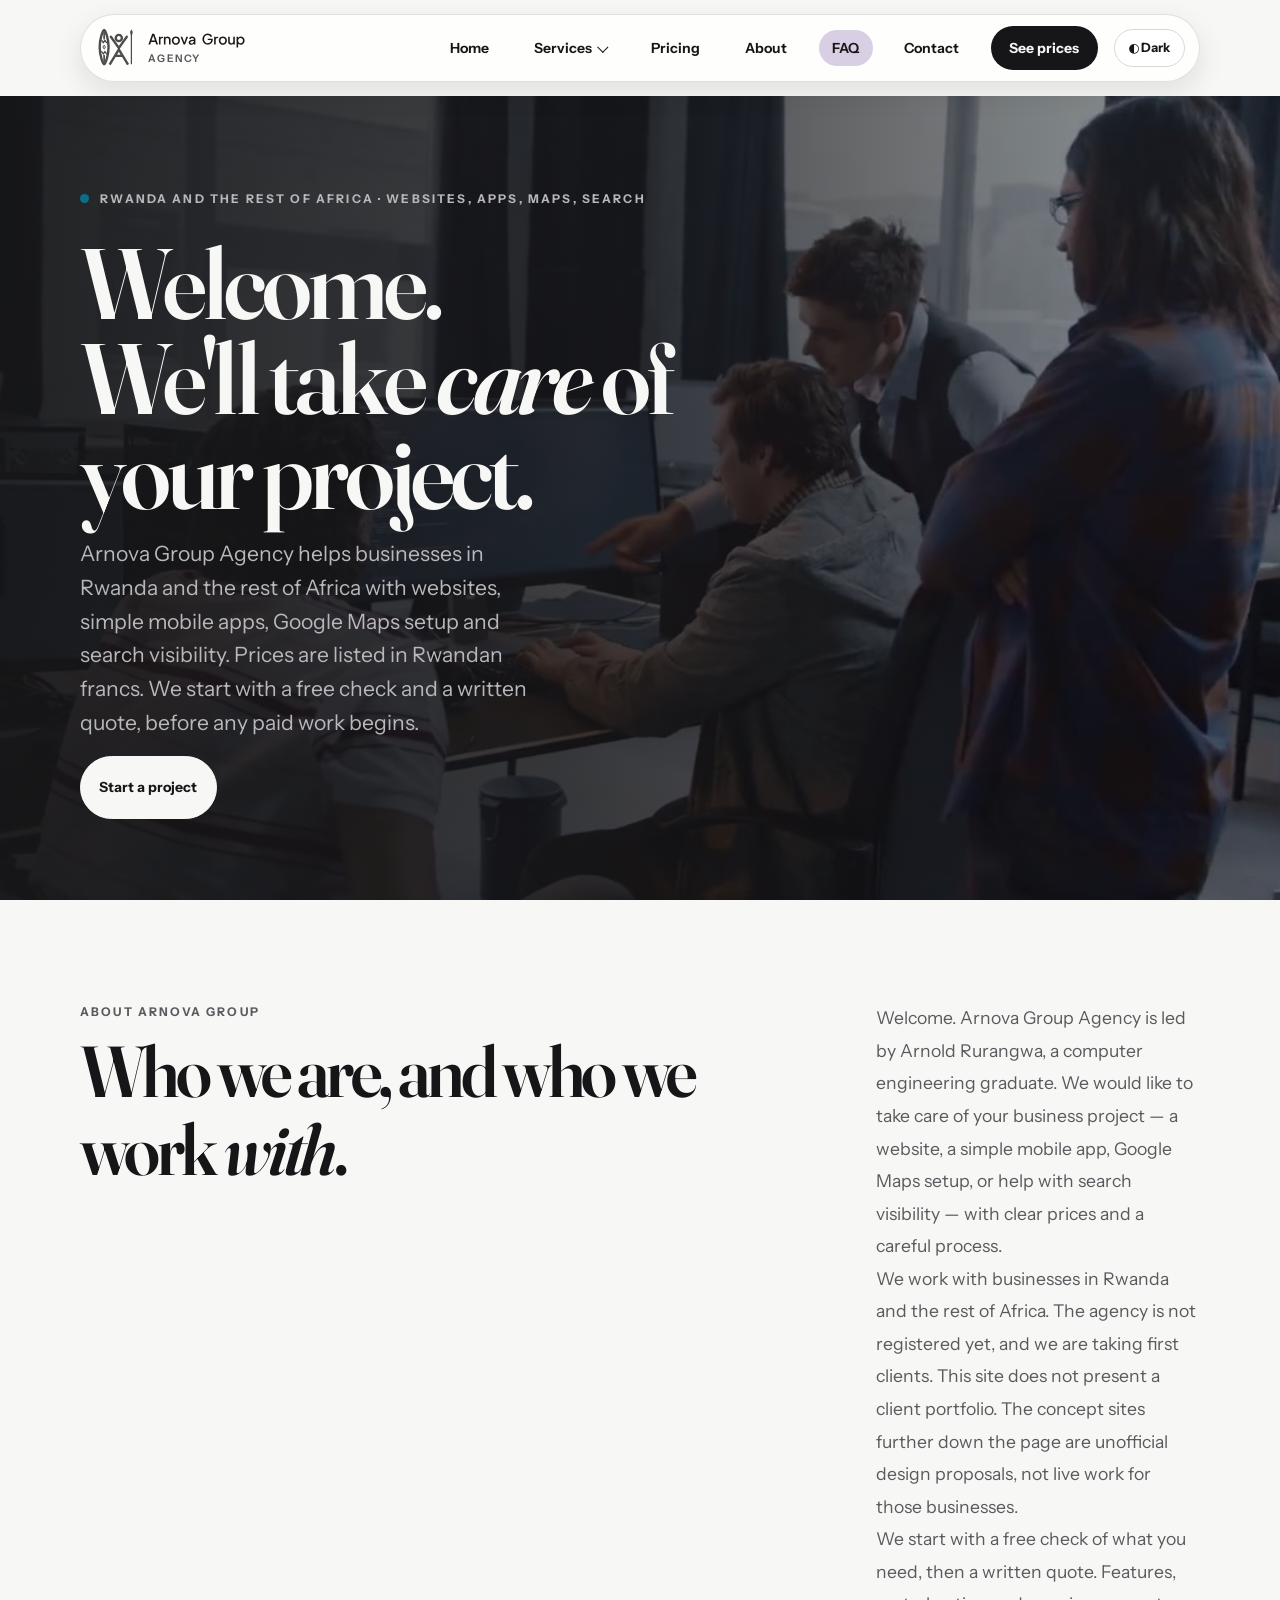
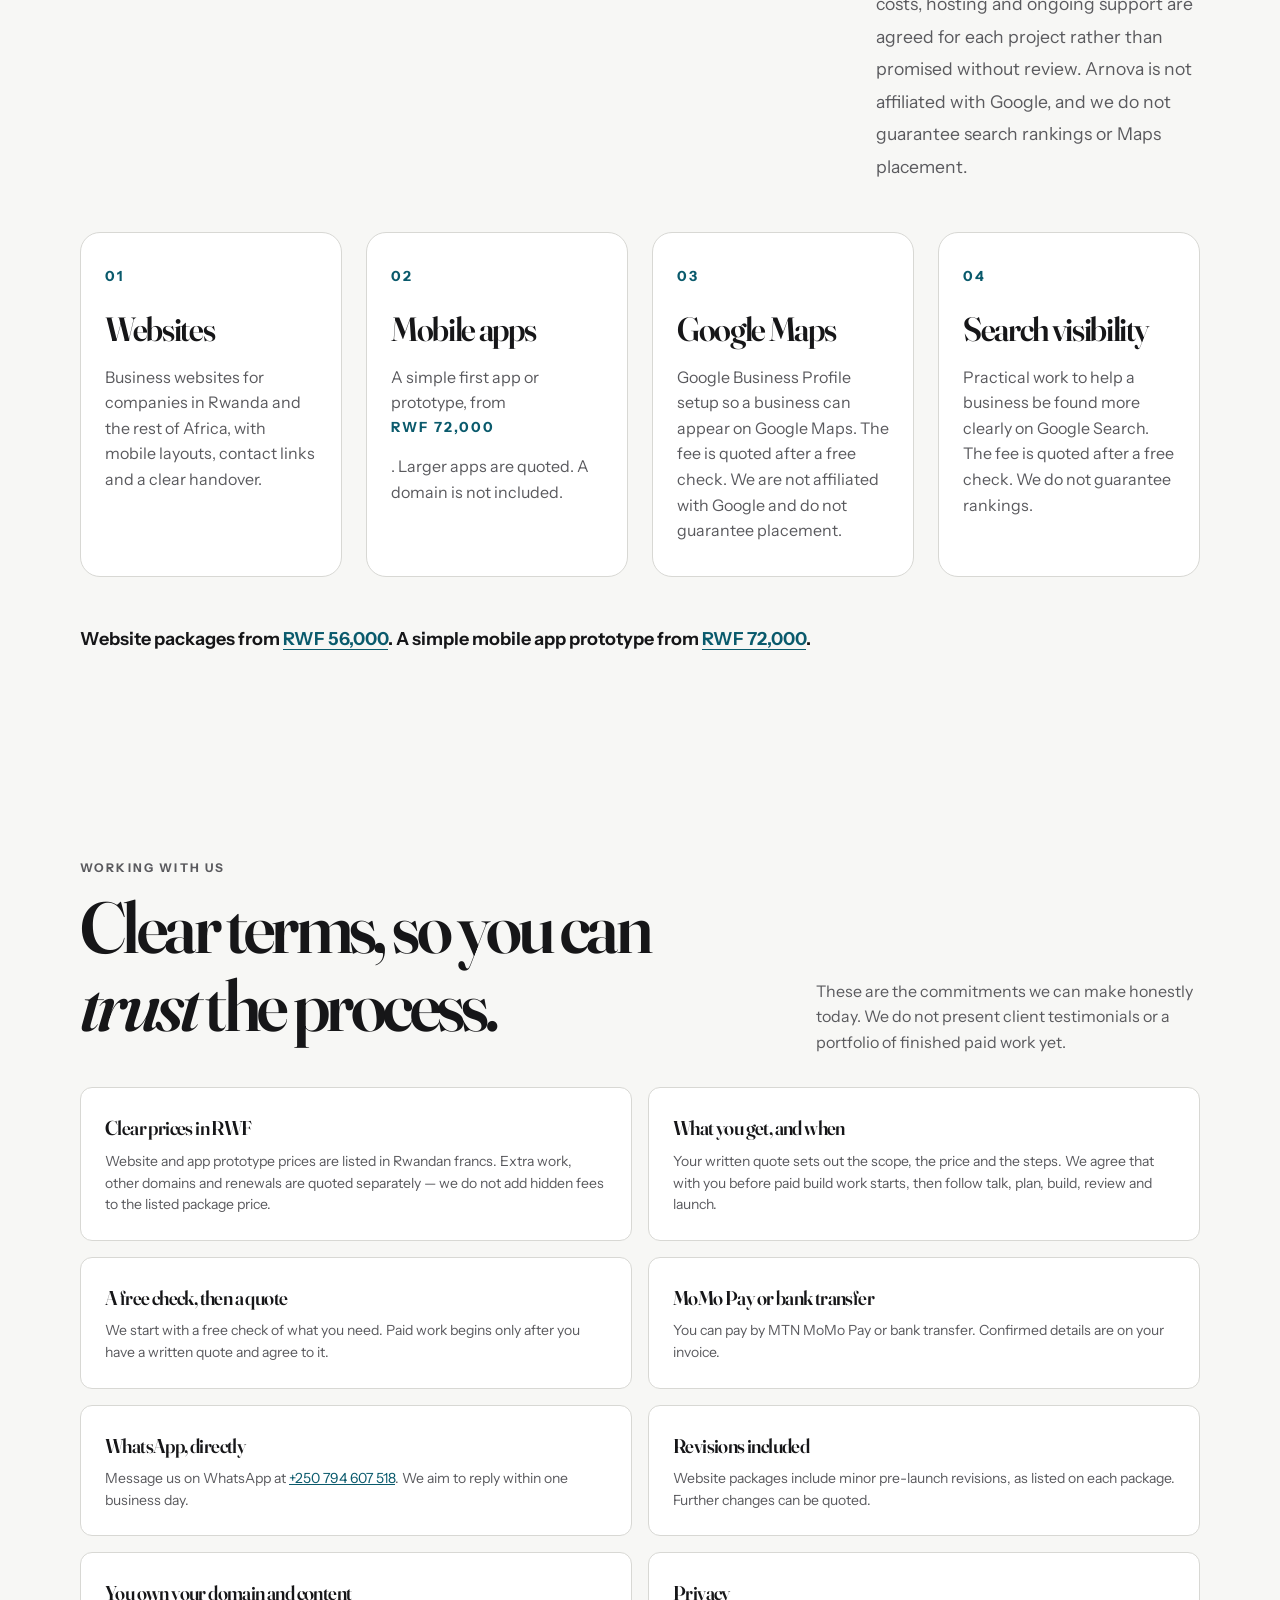
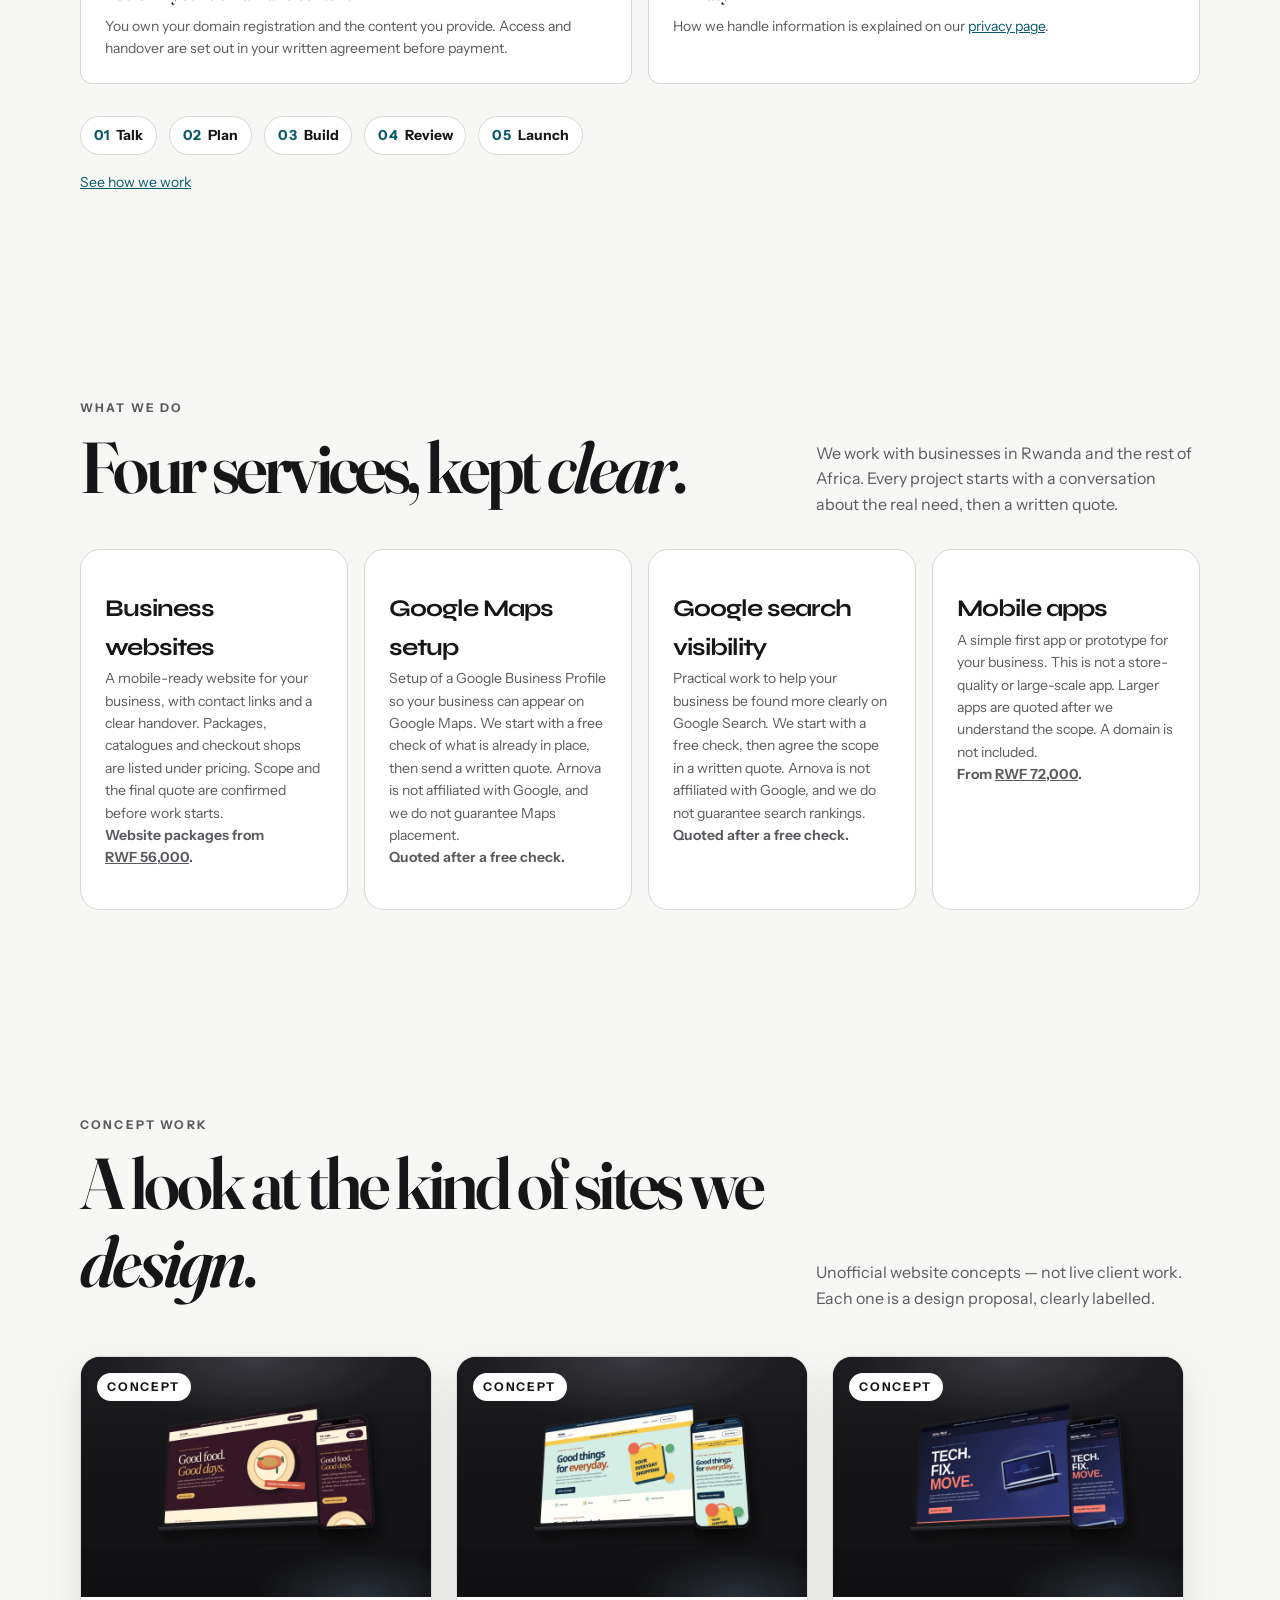
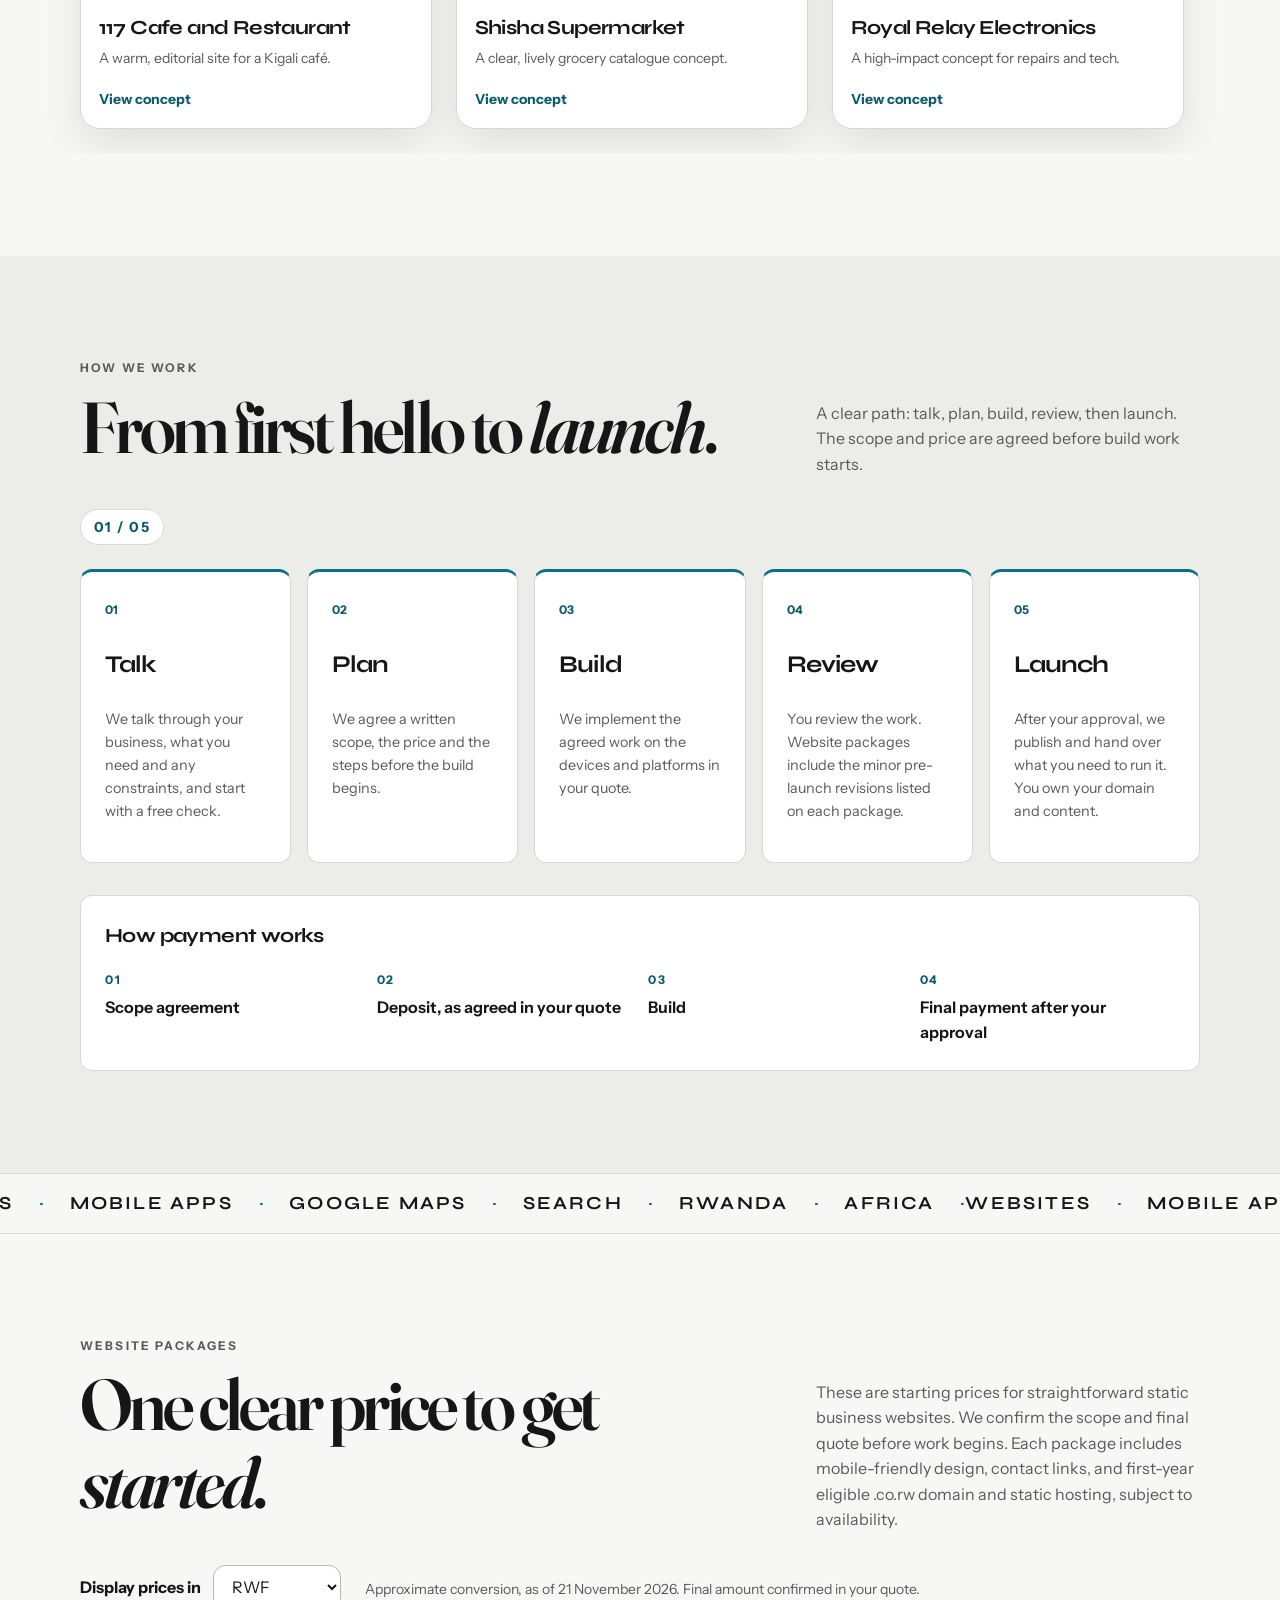
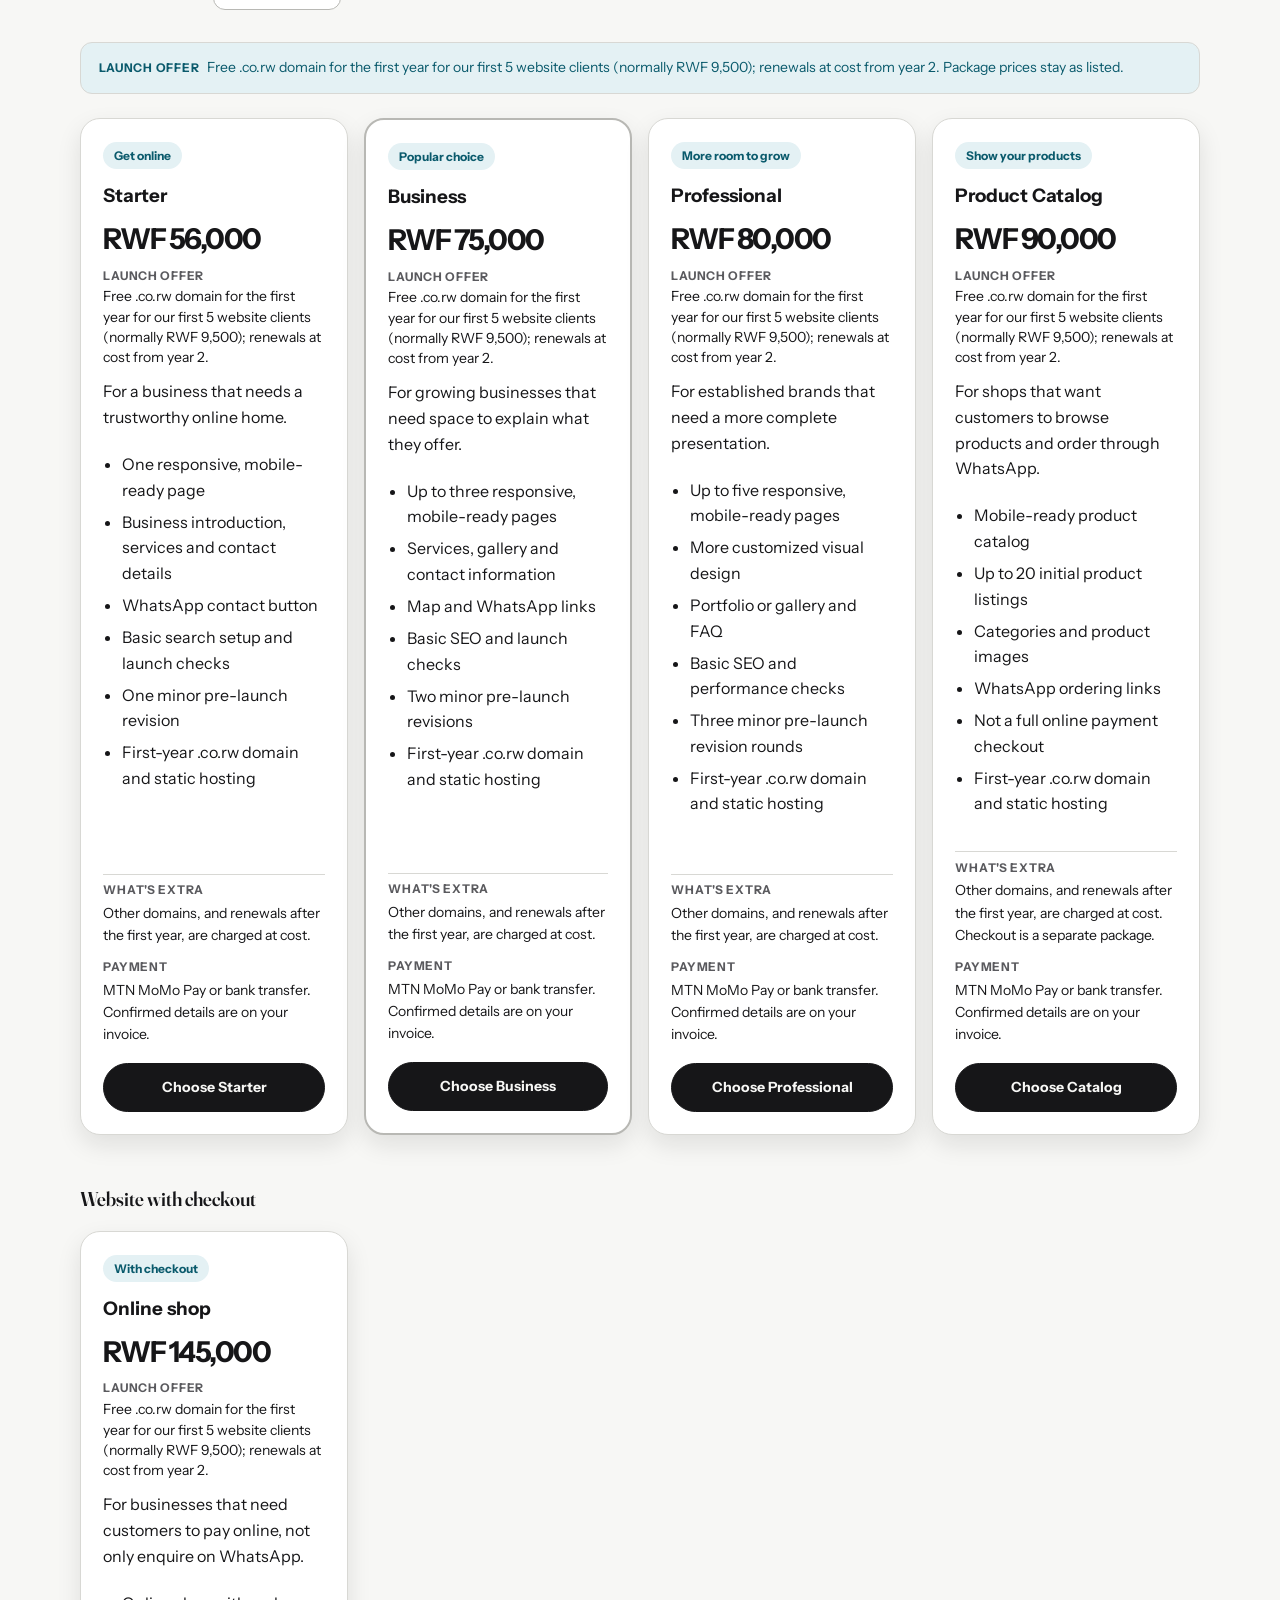
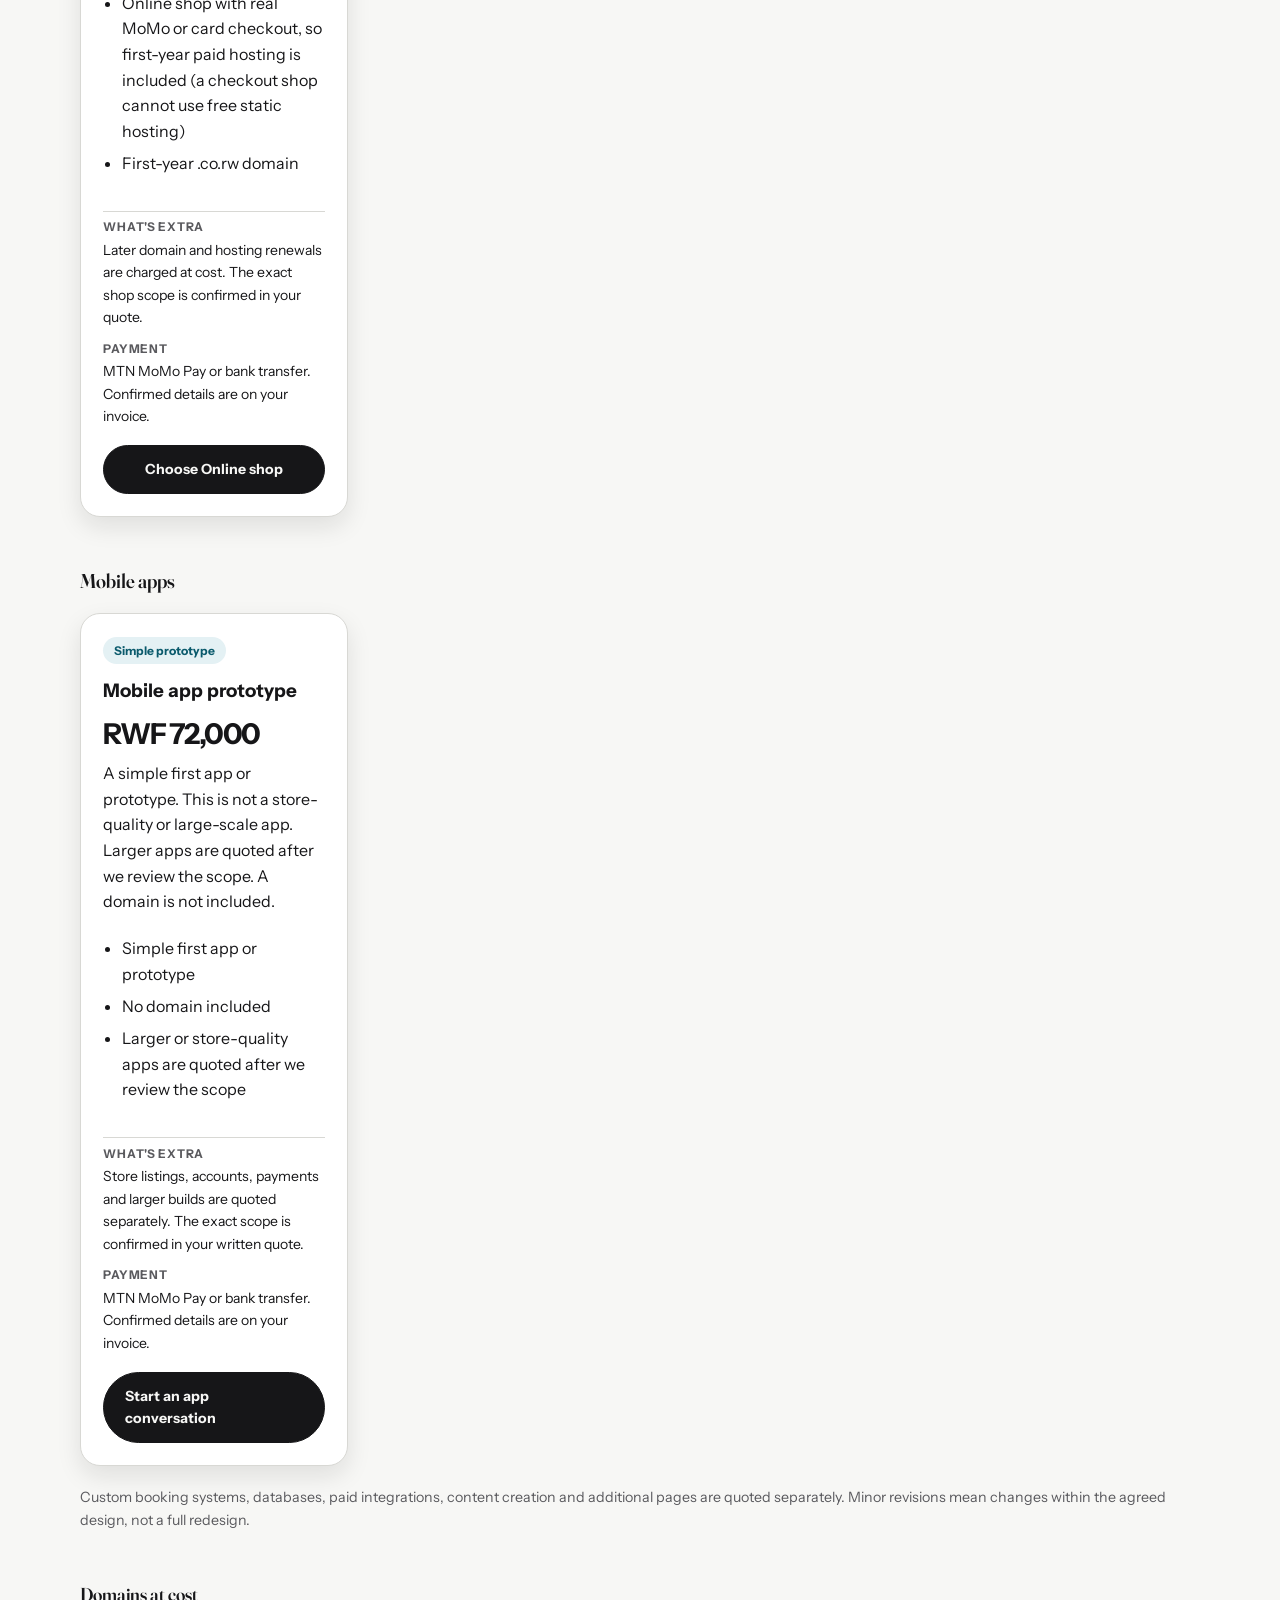
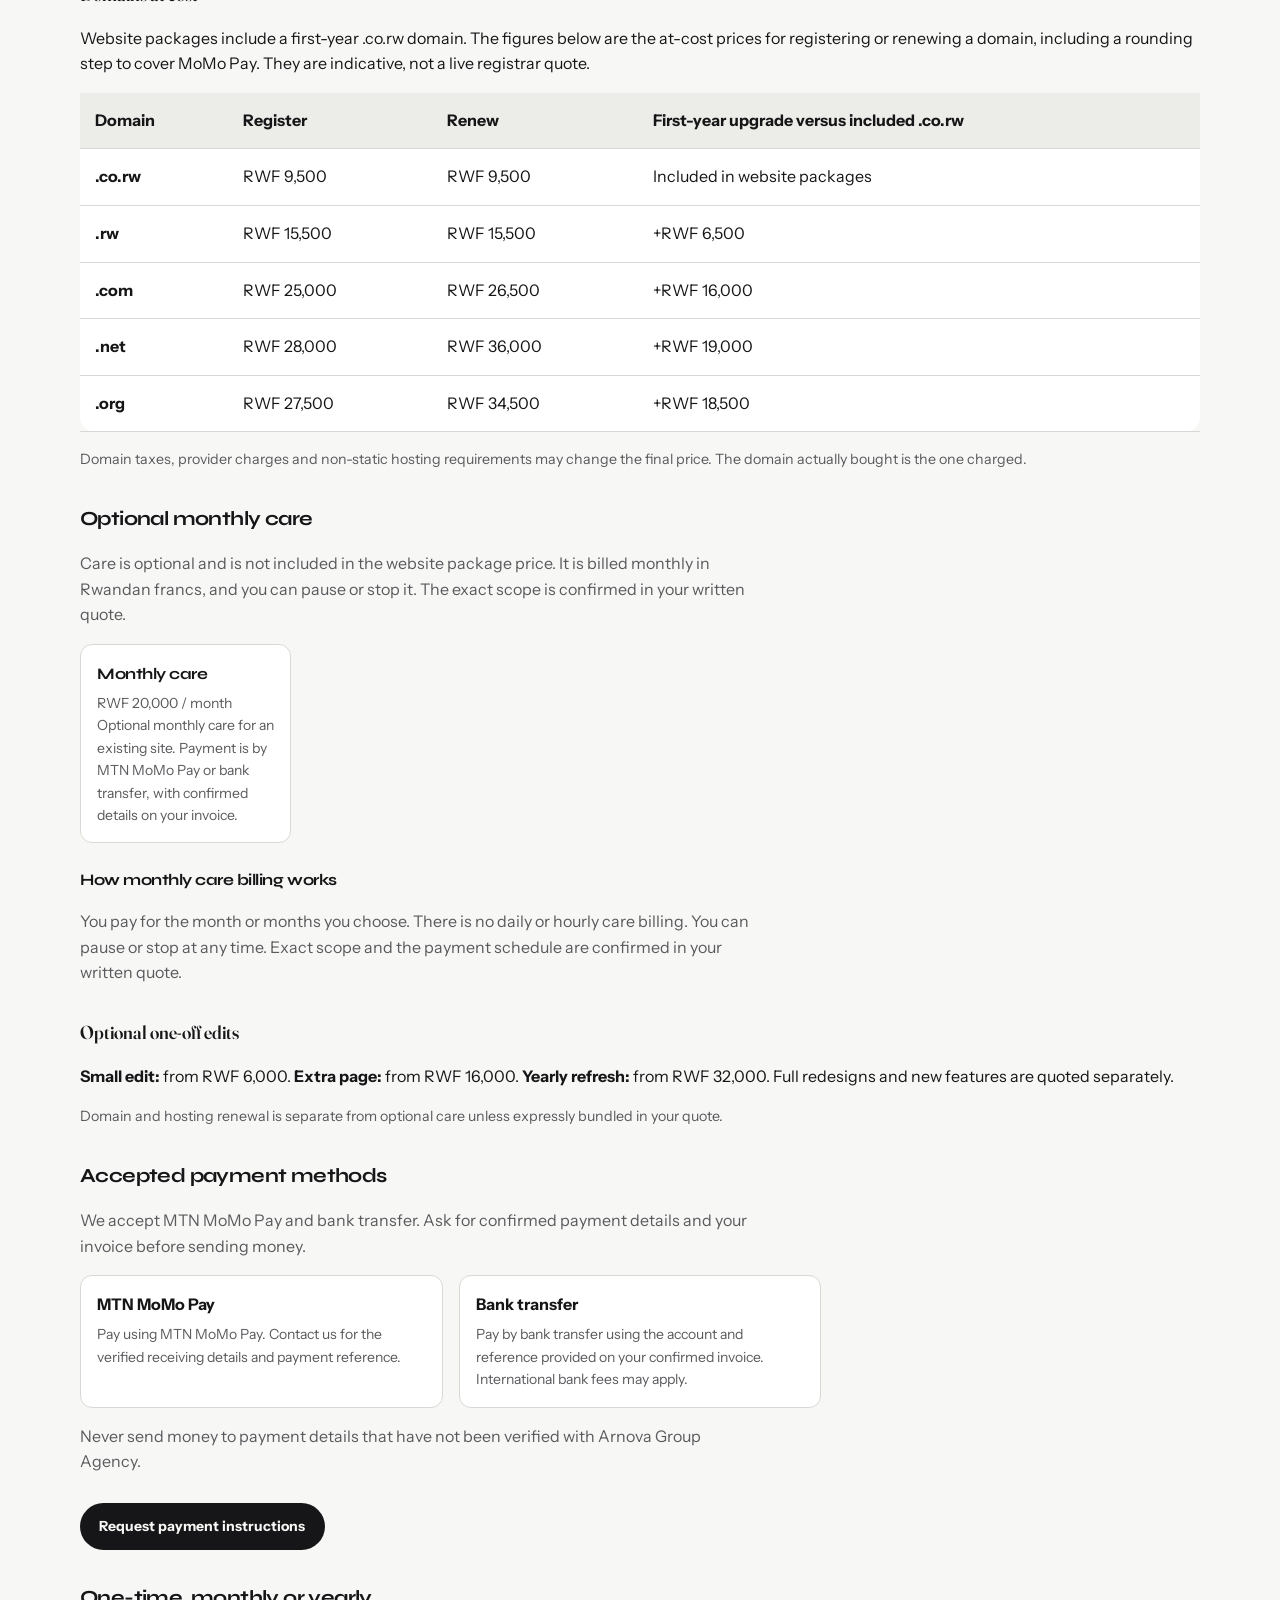
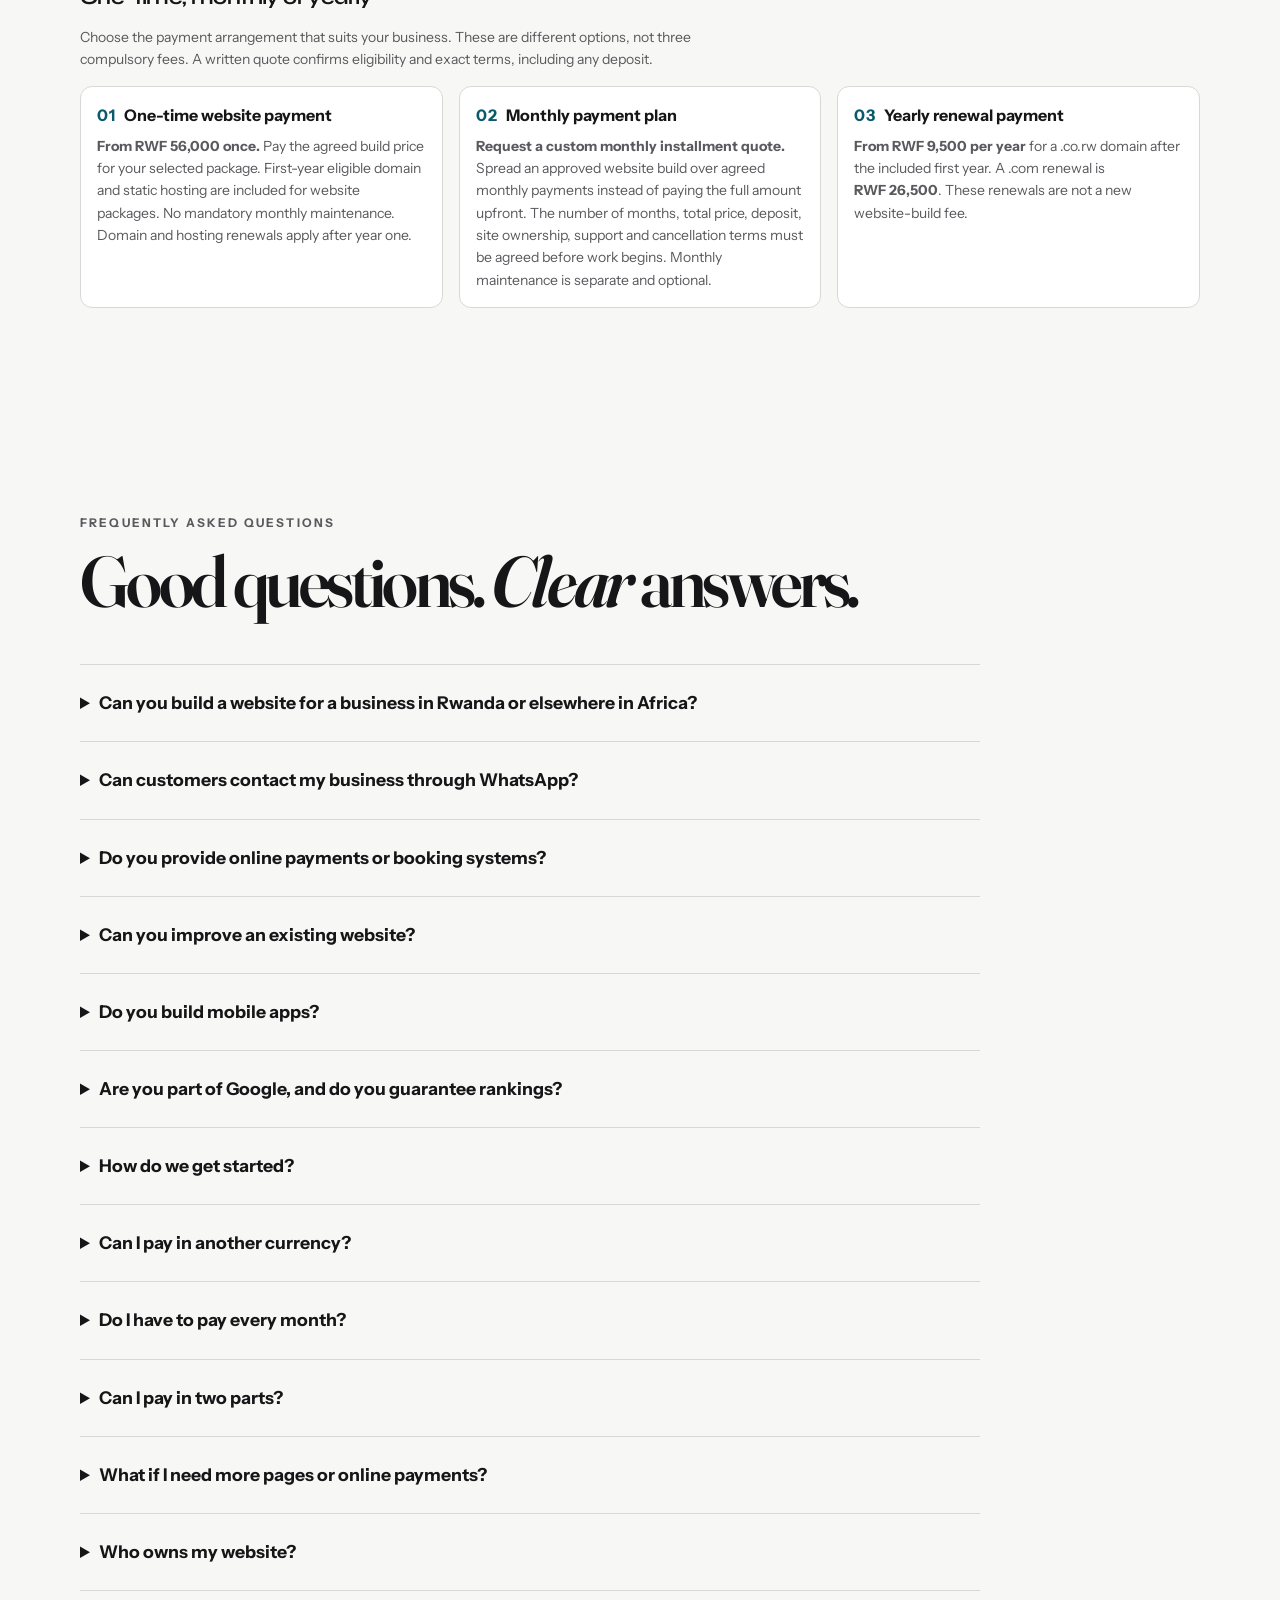
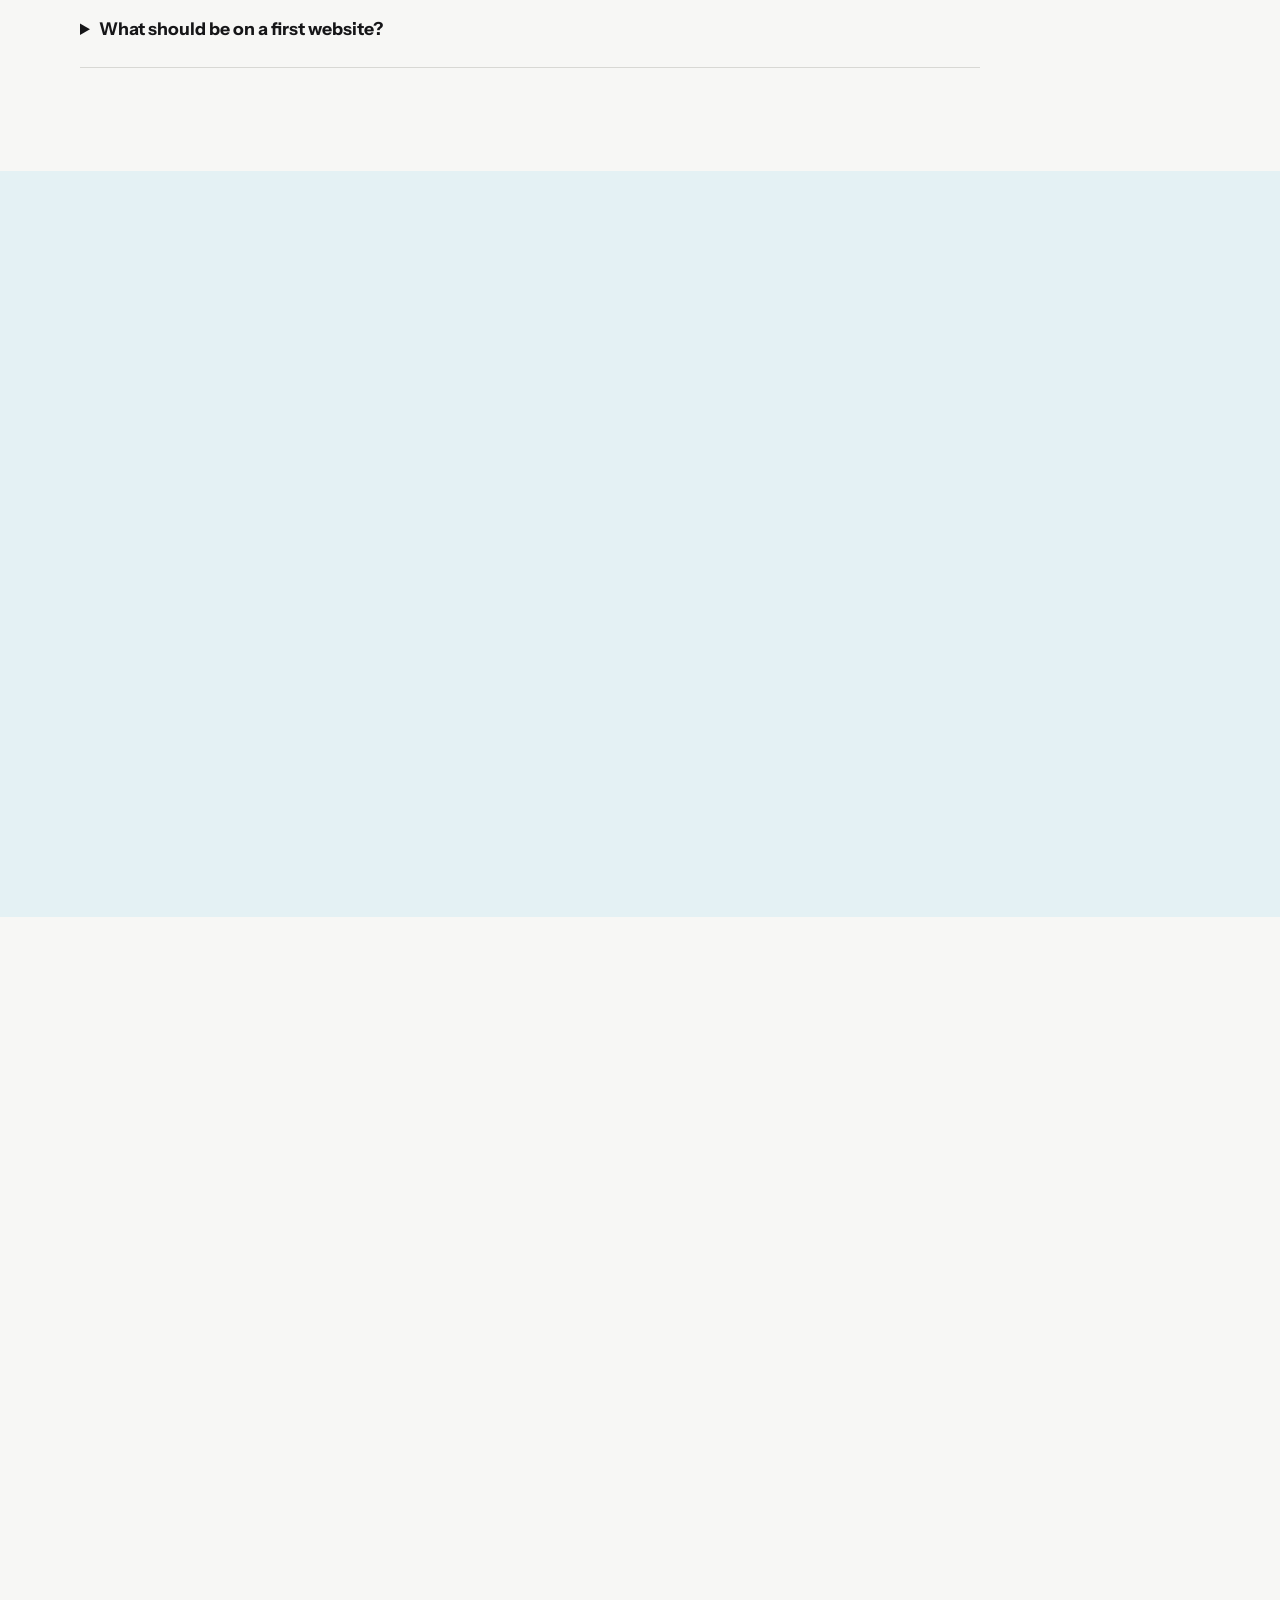
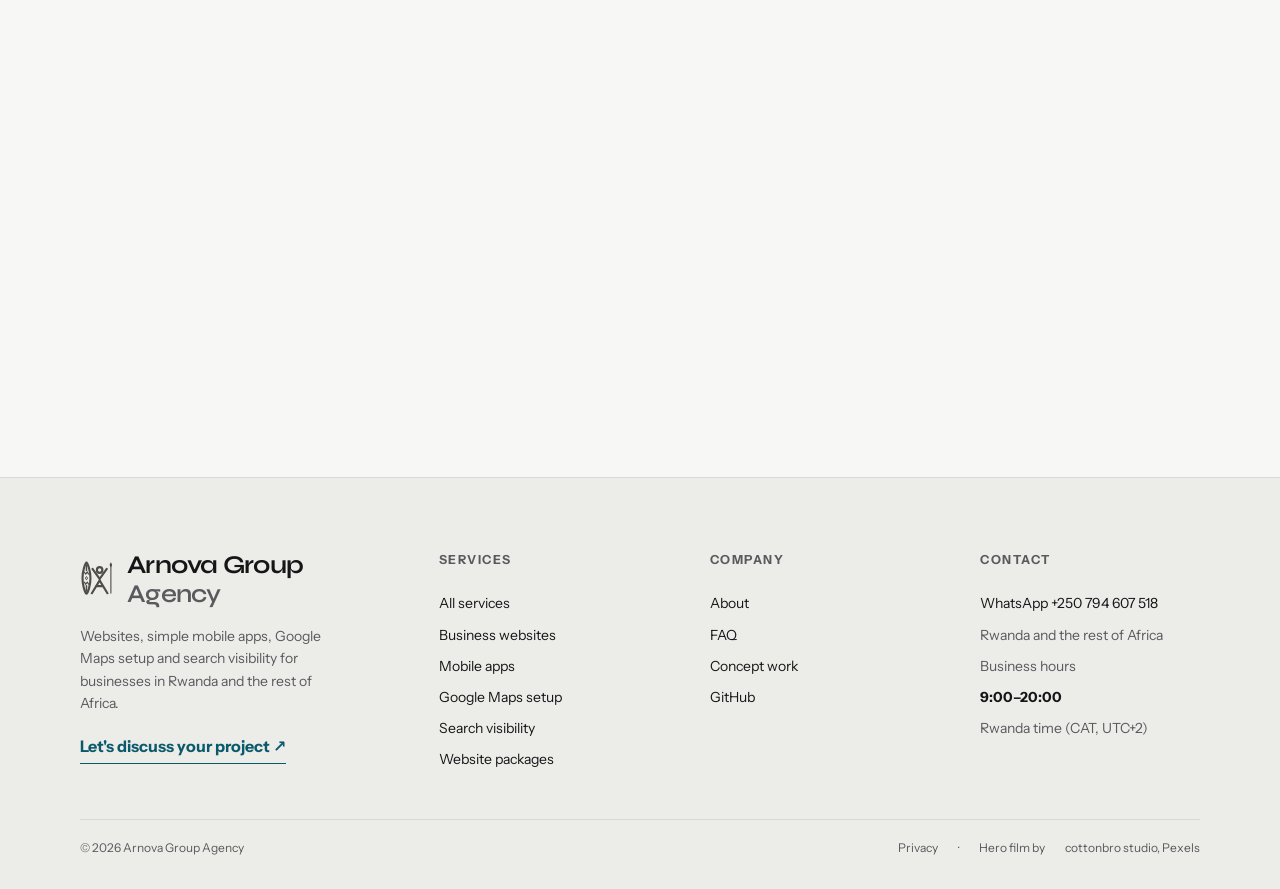
<file: blog/index.html>
<!doctype html>
<html lang="en">
<head>
<meta charset="utf-8">
<meta http-equiv="Content-Security-Policy" content="default-src 'none'; img-src 'self'; form-action 'none'; object-src 'none'; base-uri 'self'; upgrade-insecure-requests">
<meta name="viewport" content="width=device-width,initial-scale=1,viewport-fit=cover">
<meta name="robots" content="noindex, follow">
<meta http-equiv="refresh" content="0; url=../#faq">
<link rel="canonical" href="https://arnold-rg.github.io/arnova-group/#faq">
<title>Insights | Arnova Group Agency</title>
<link rel="icon" href="../logo.svg">
</head>
<body>
<p>Guides now appear as answers on the home page. <a href="../#faq">See the questions on the home page</a>.</p>
</body>
</html>
</file>
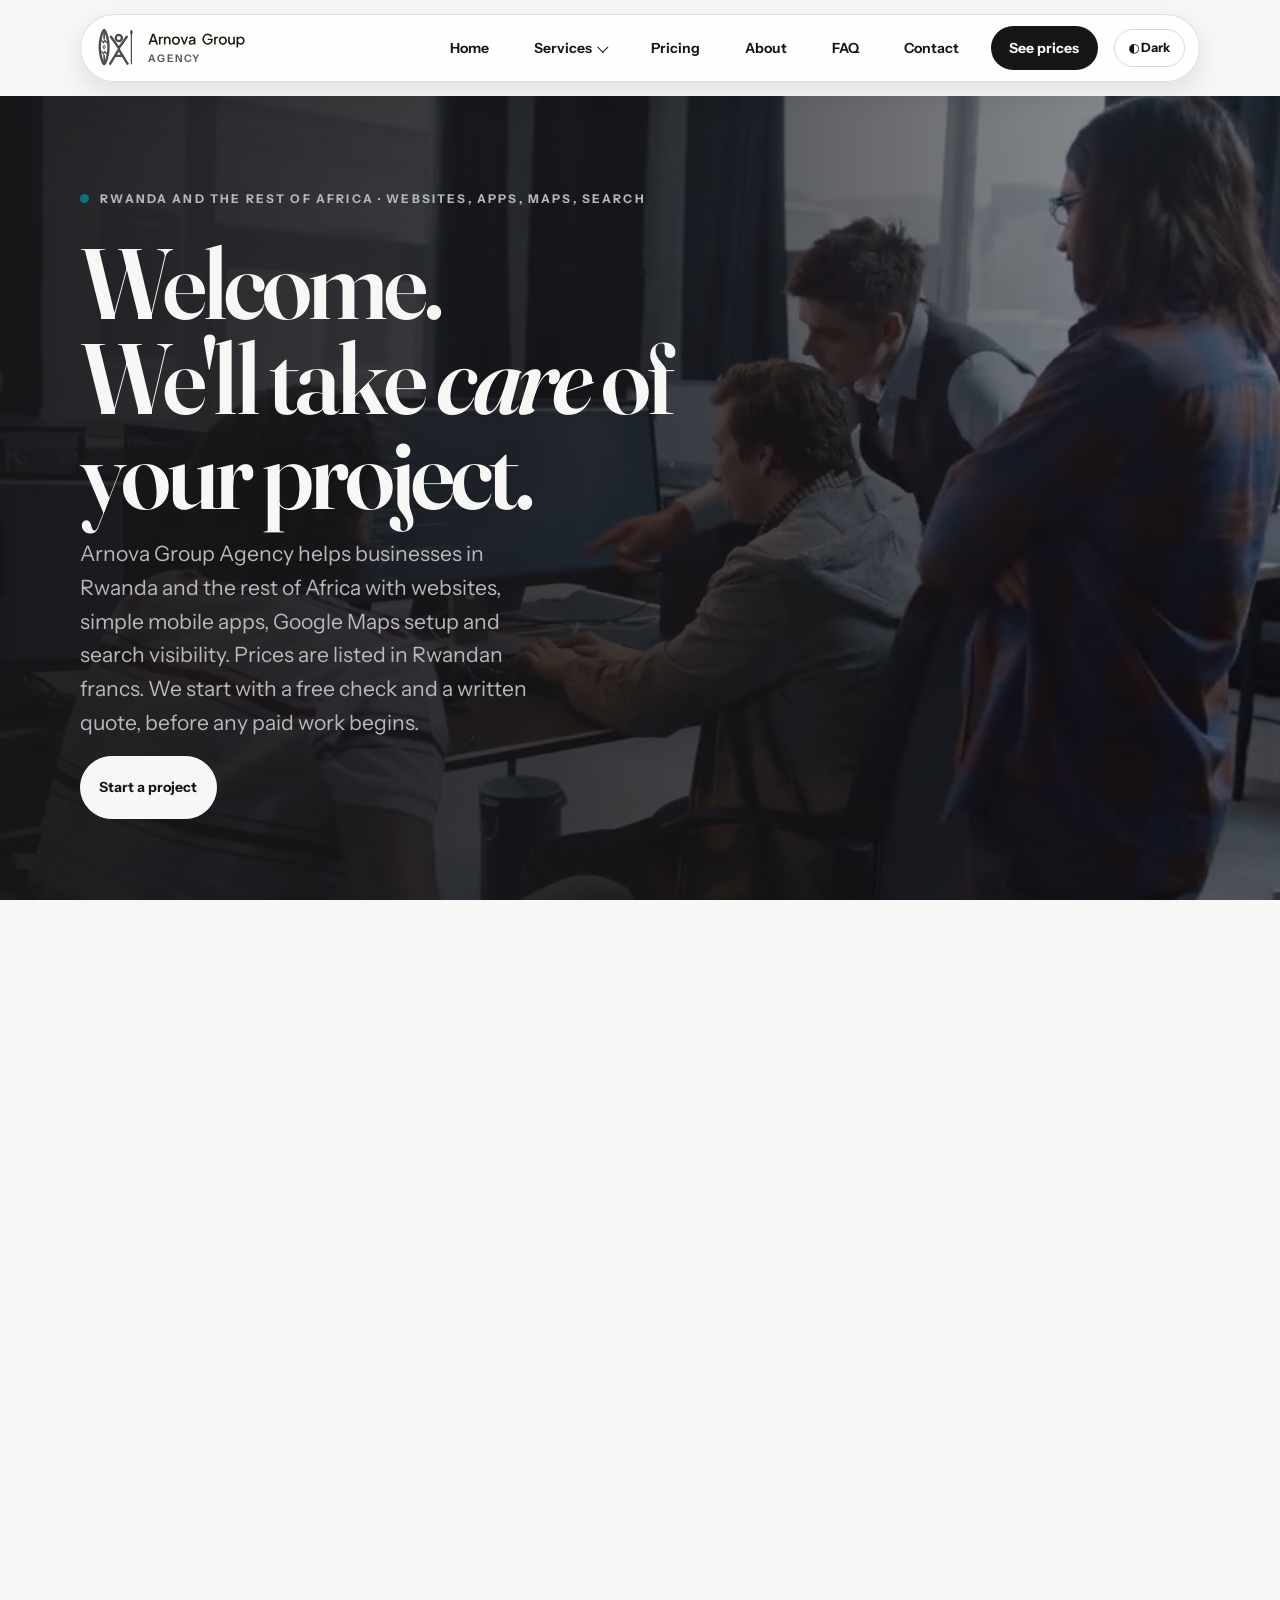
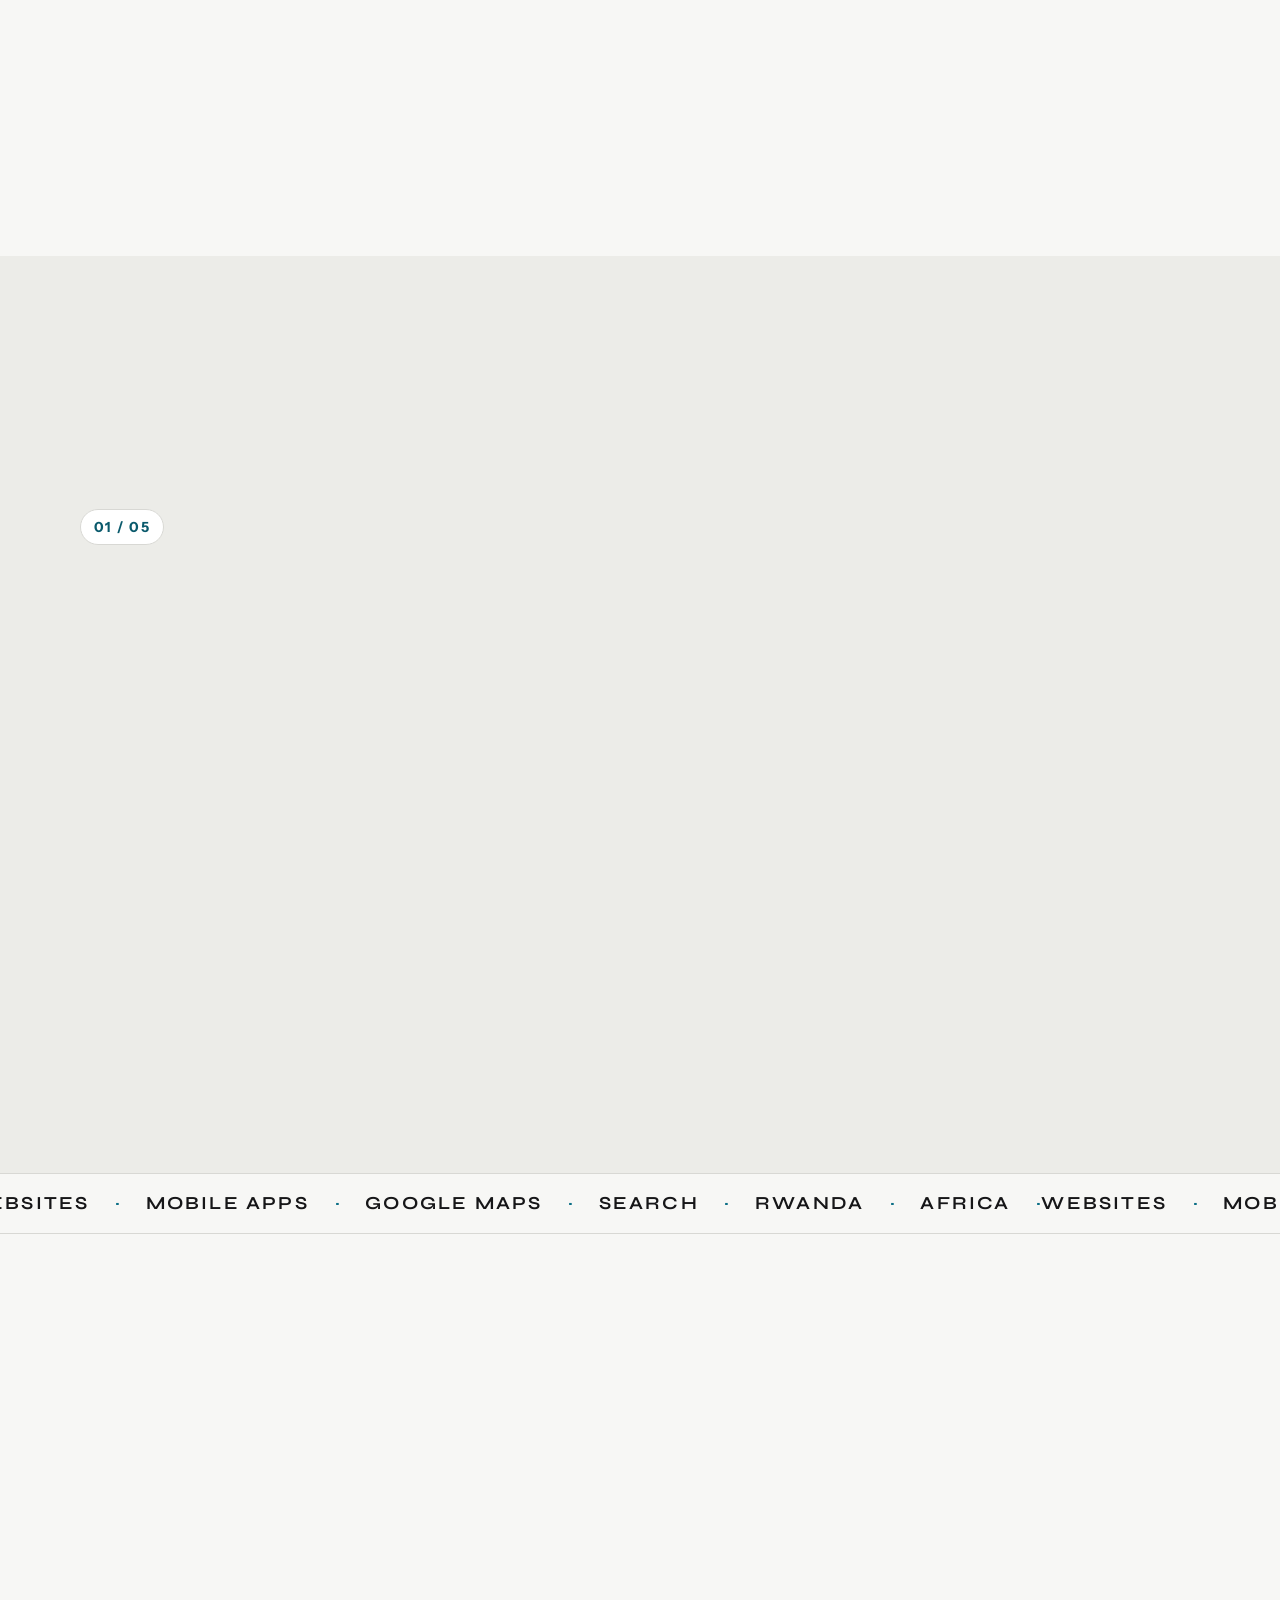
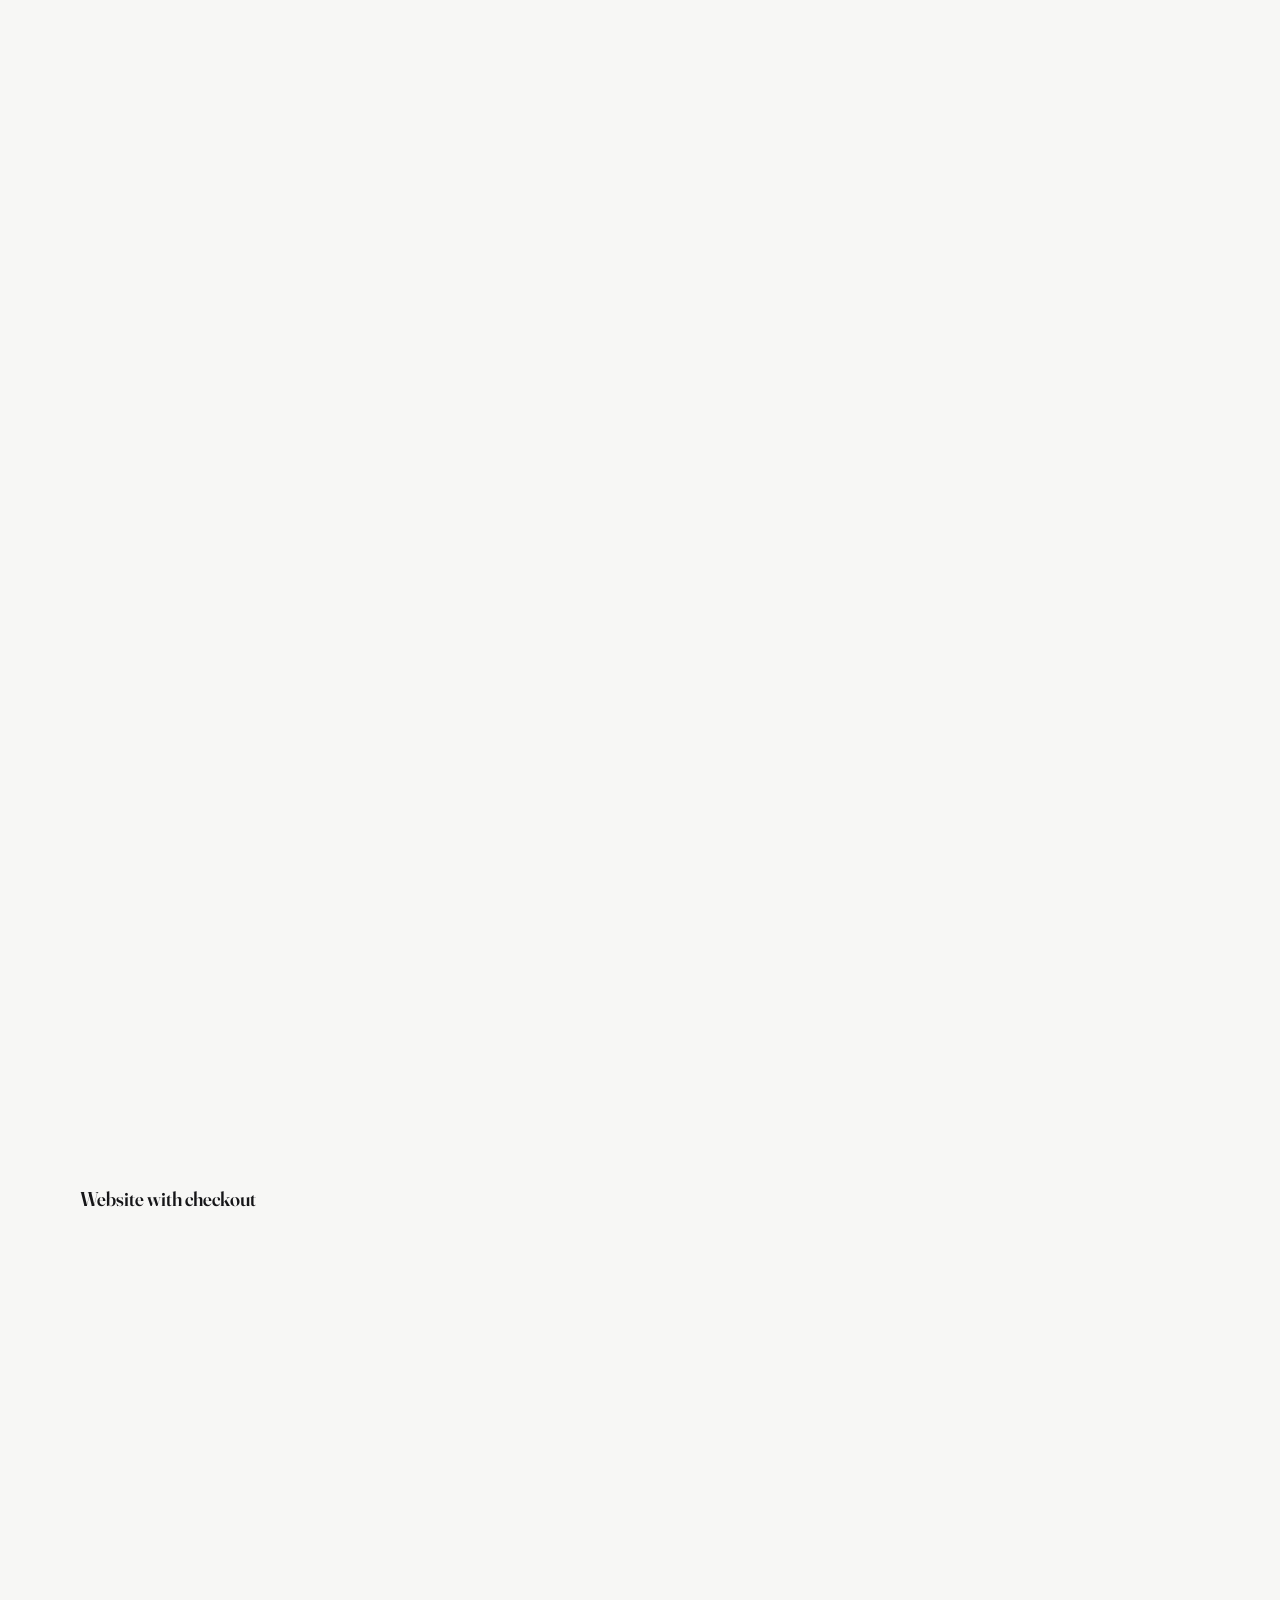
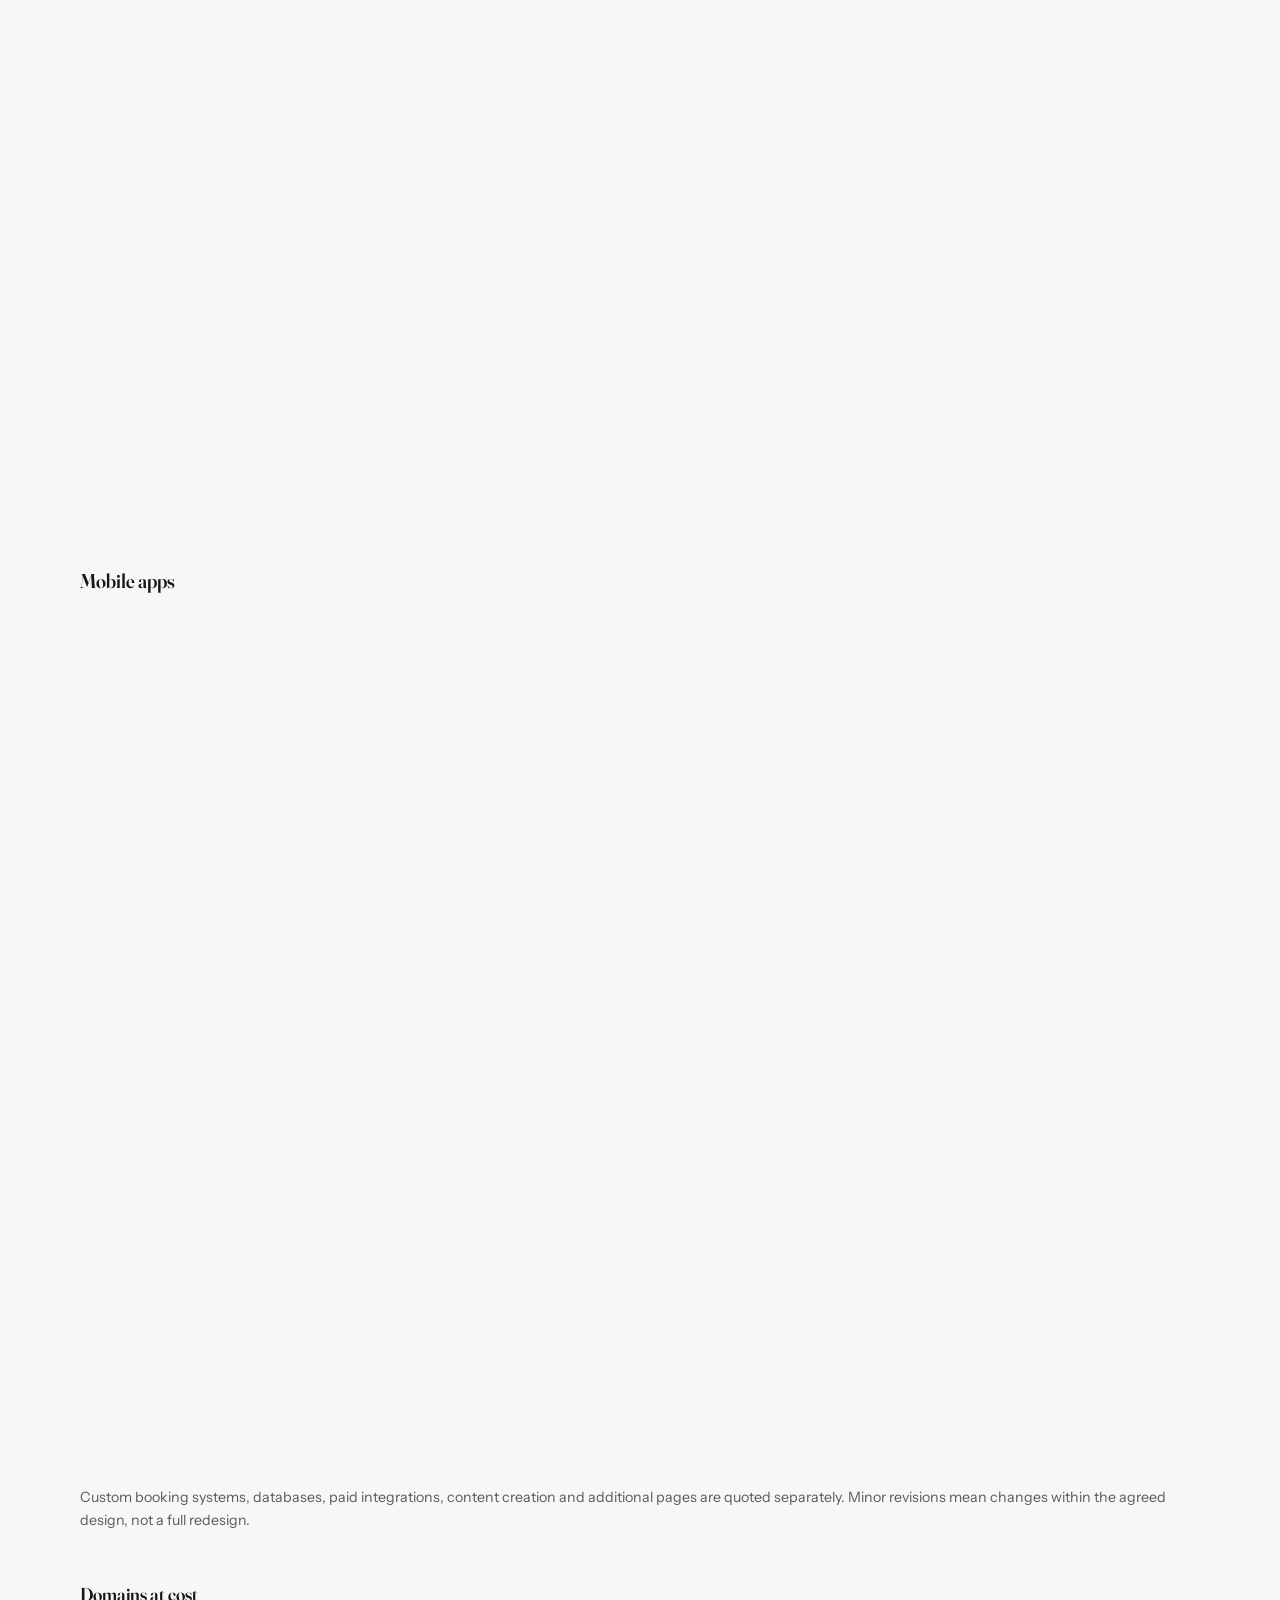
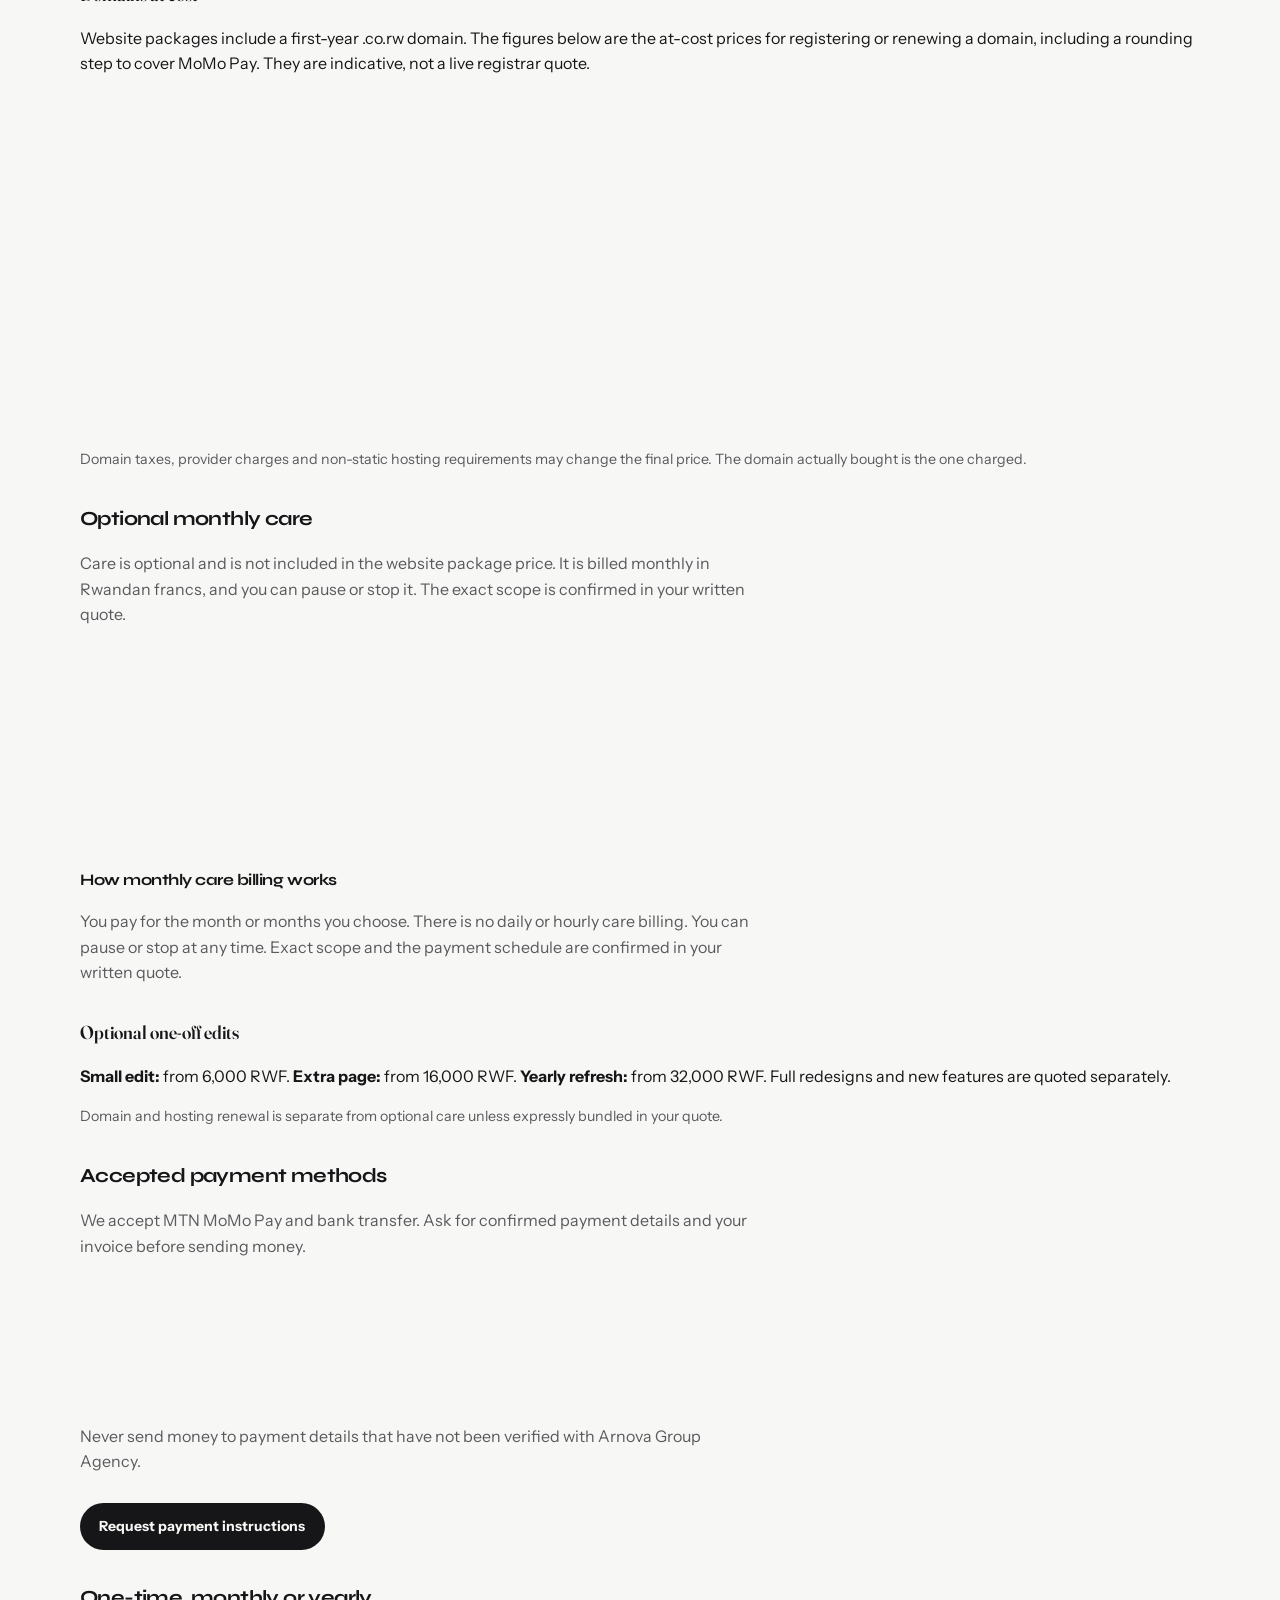
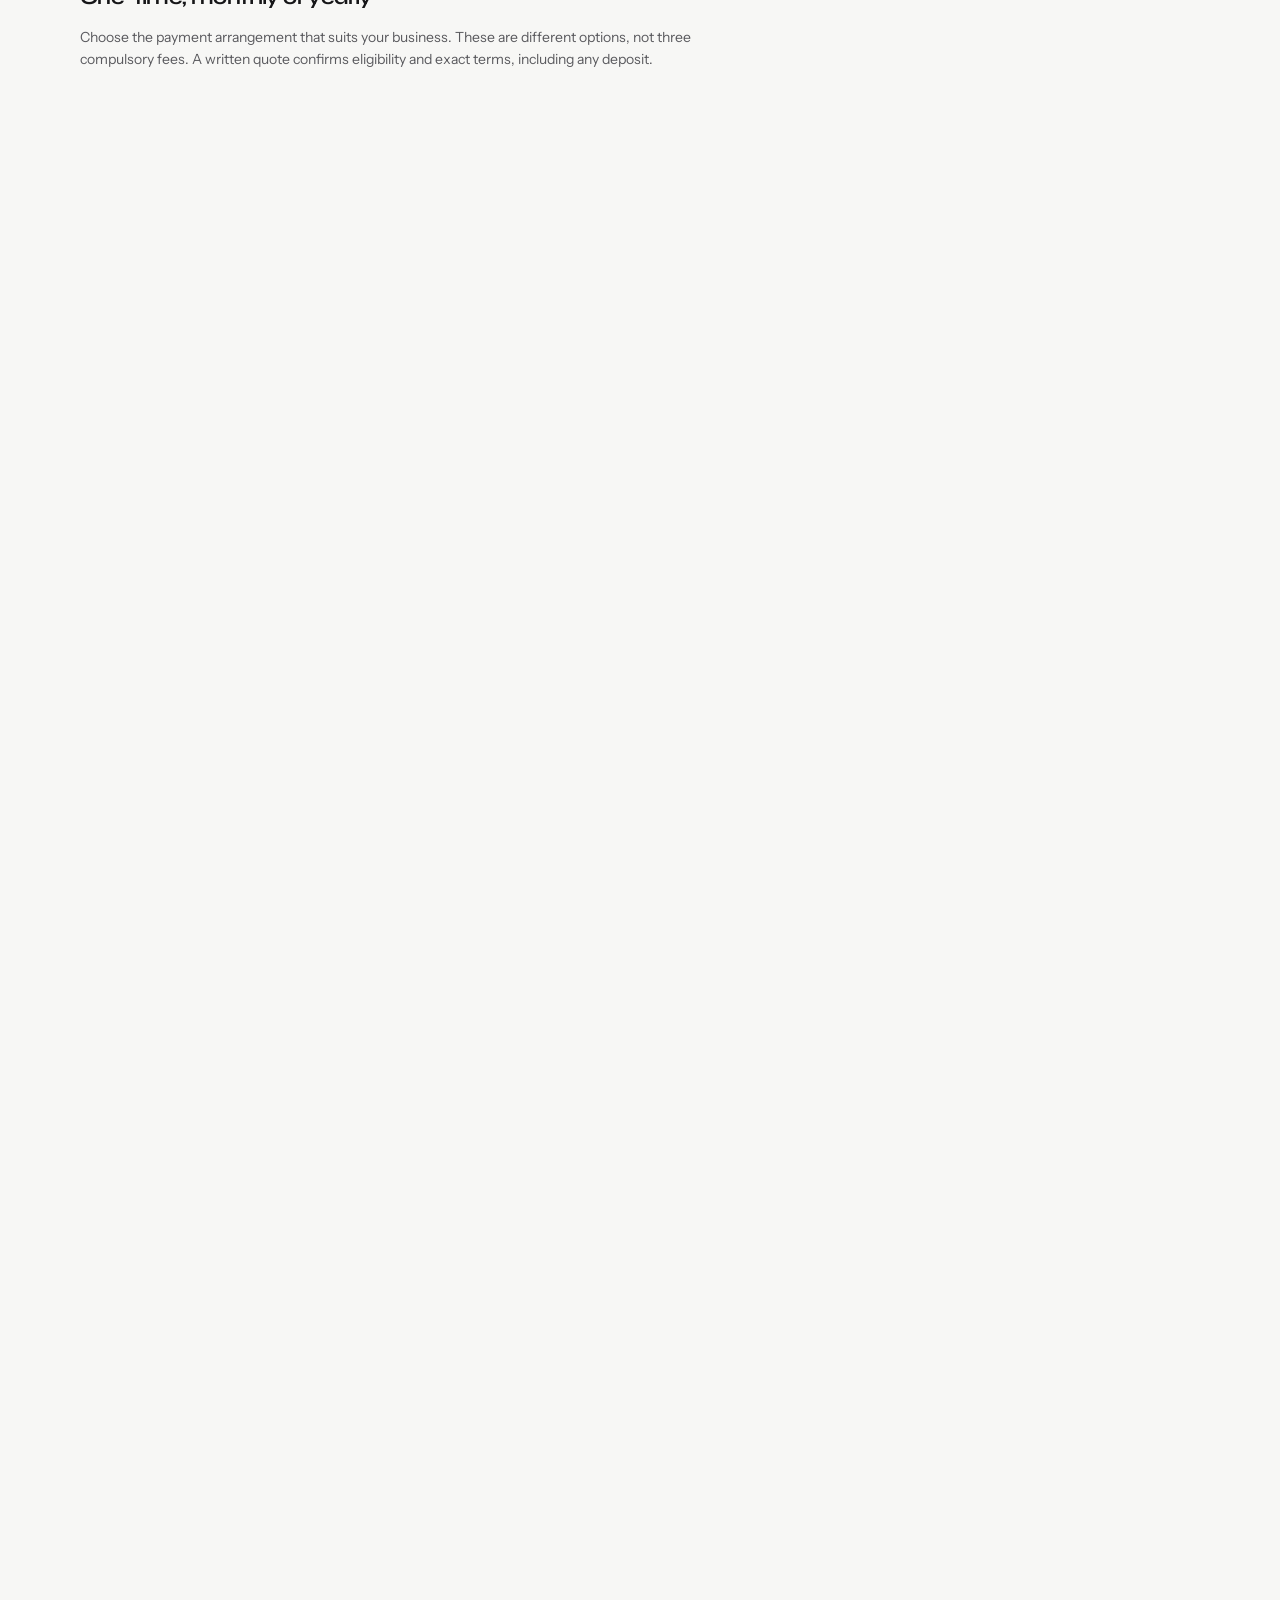
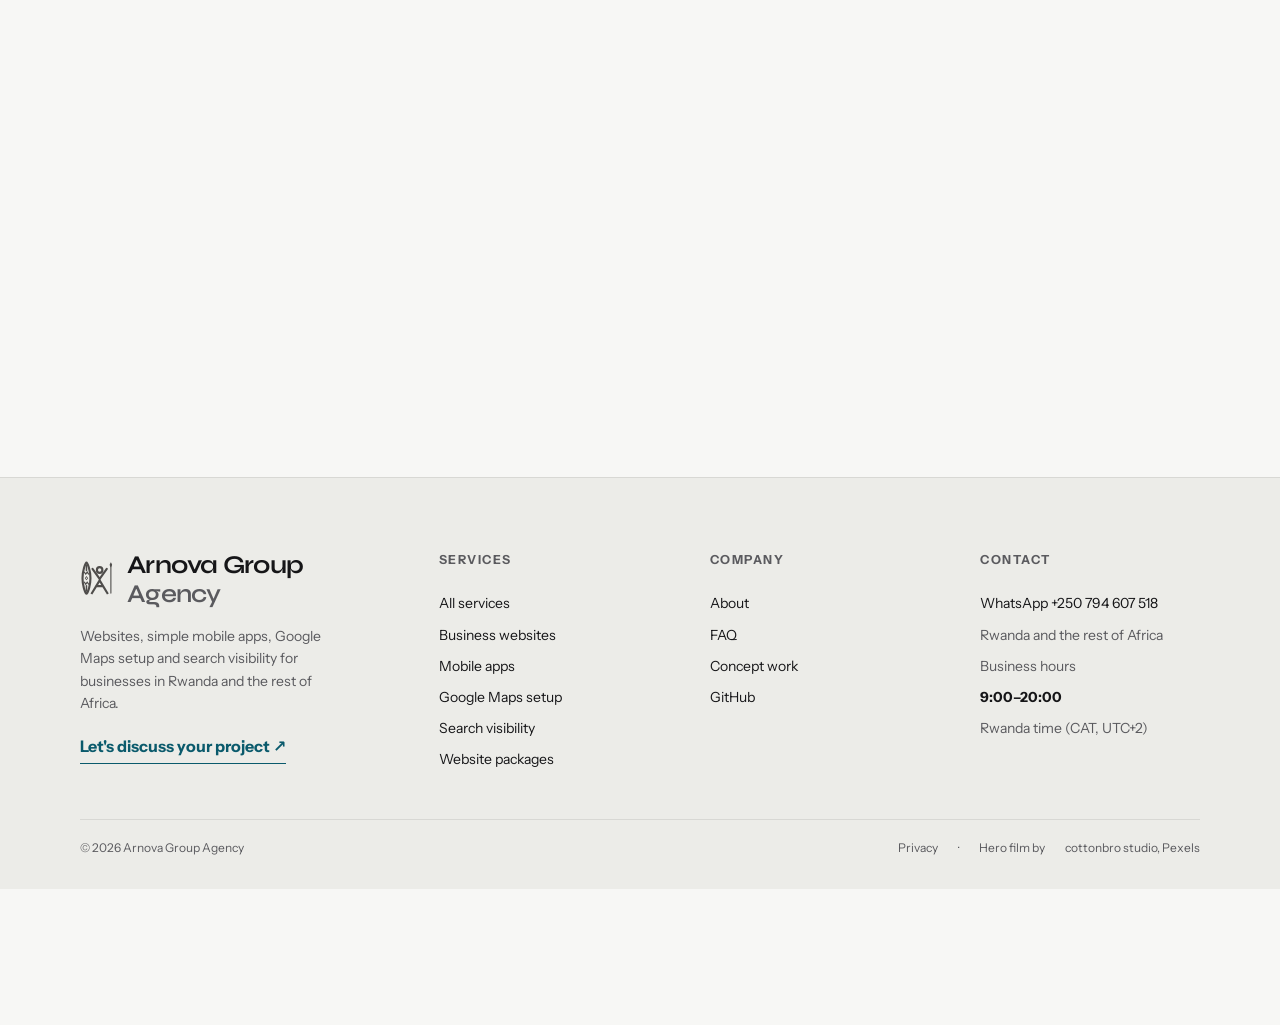
<file: concepts/index.html>
<!doctype html>
<html lang="en">
<head>
<meta charset="utf-8">
<meta http-equiv="Content-Security-Policy" content="default-src 'none'; img-src 'self'; form-action 'none'; object-src 'none'; base-uri 'self'; upgrade-insecure-requests">
<meta name="viewport" content="width=device-width,initial-scale=1,viewport-fit=cover">
<meta name="robots" content="noindex, follow">
<meta http-equiv="refresh" content="0; url=../#work">
<link rel="canonical" href="https://arnold-rg.github.io/arnova-group/#work">
<title>Concept work | Arnova Group Agency</title>
<link rel="icon" href="../logo.svg">
</head>
<body>
<p>Concept work now lives on the home page. <a href="../#work">See the concept gallery</a>.</p>
</body>
</html>
</file>
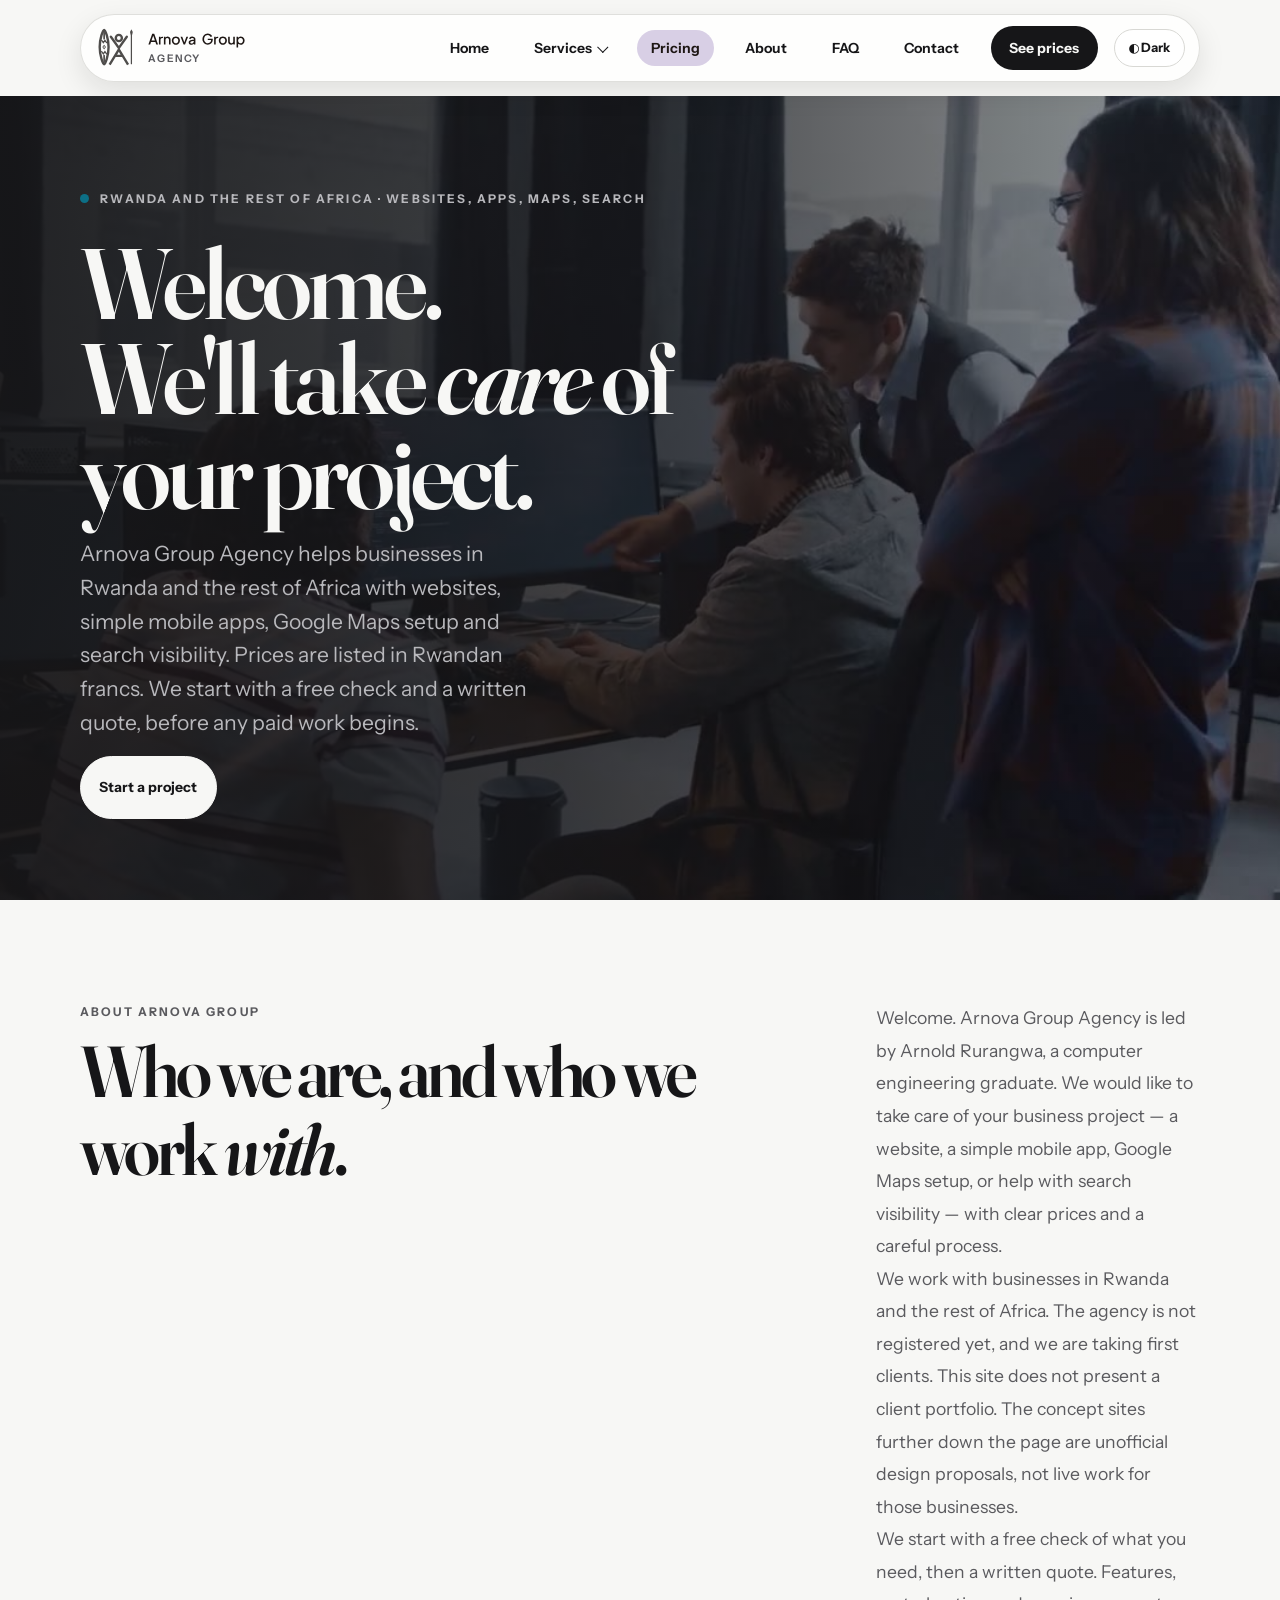
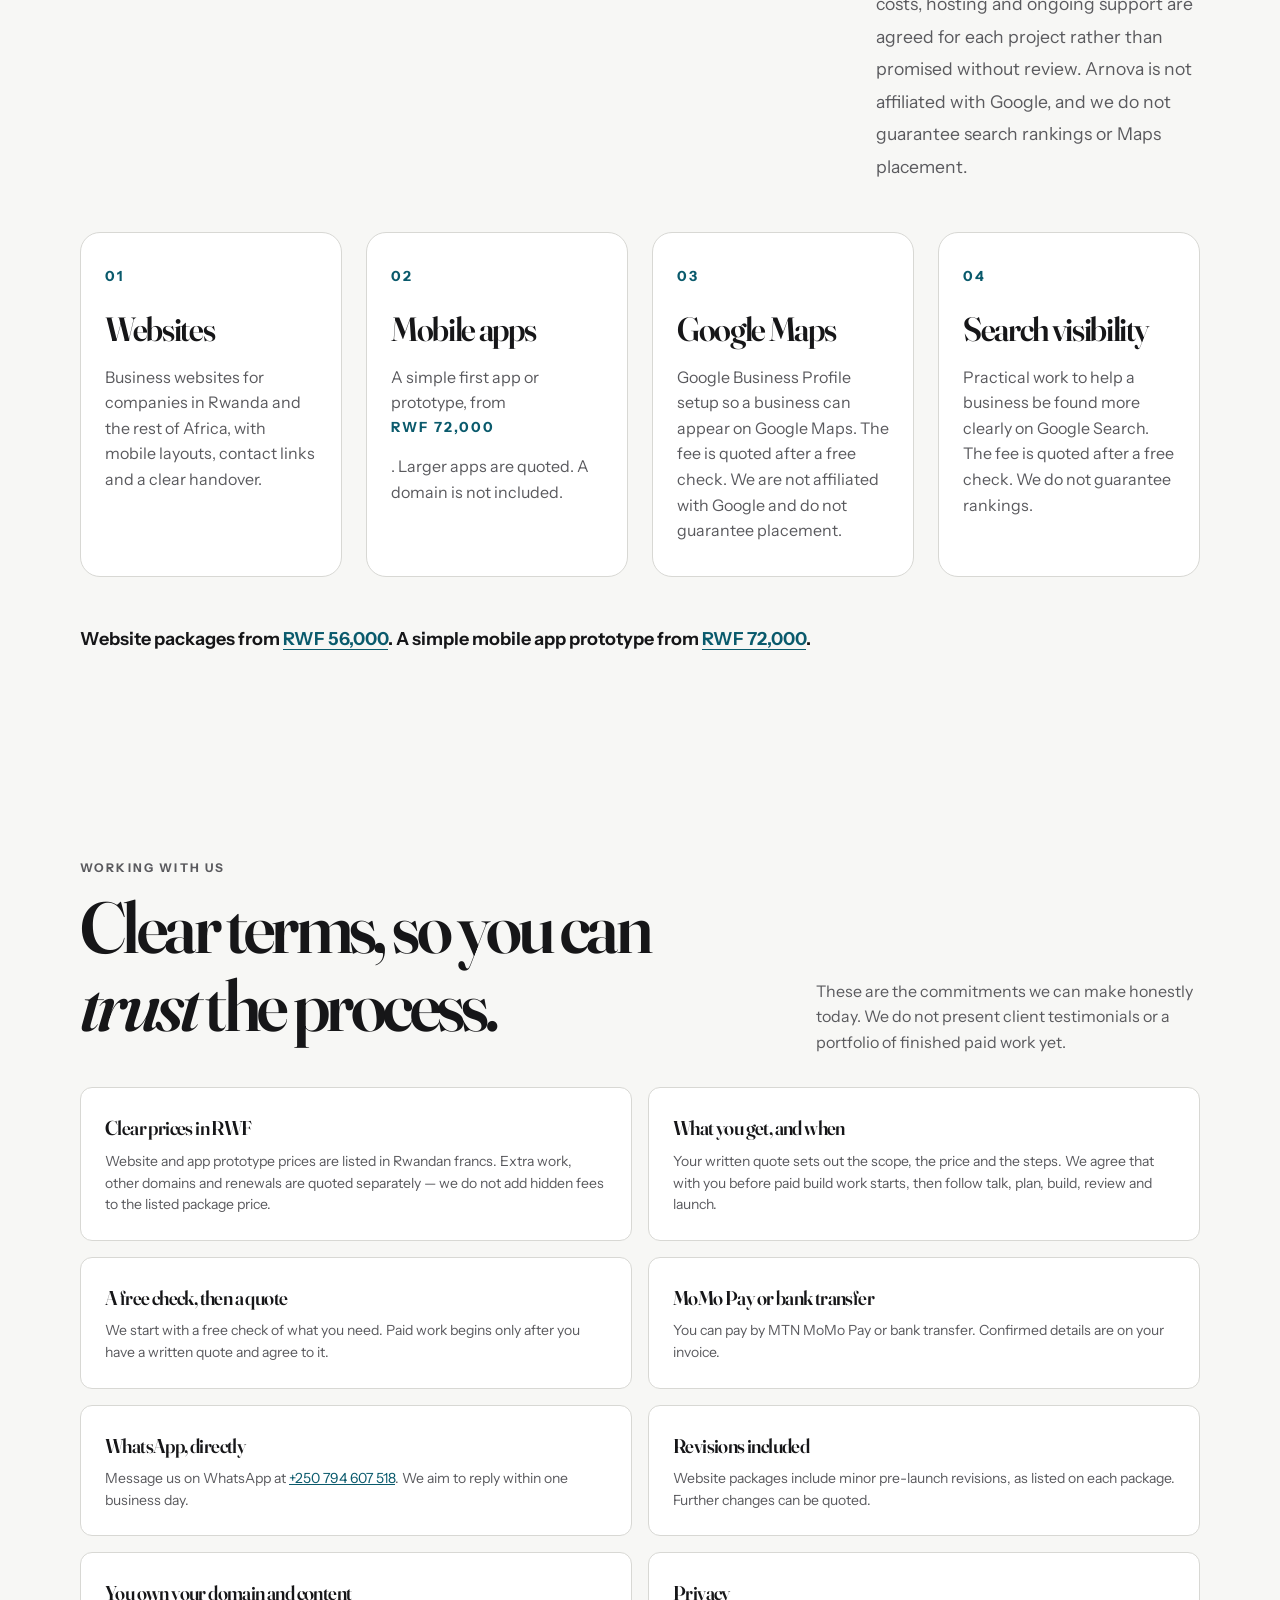
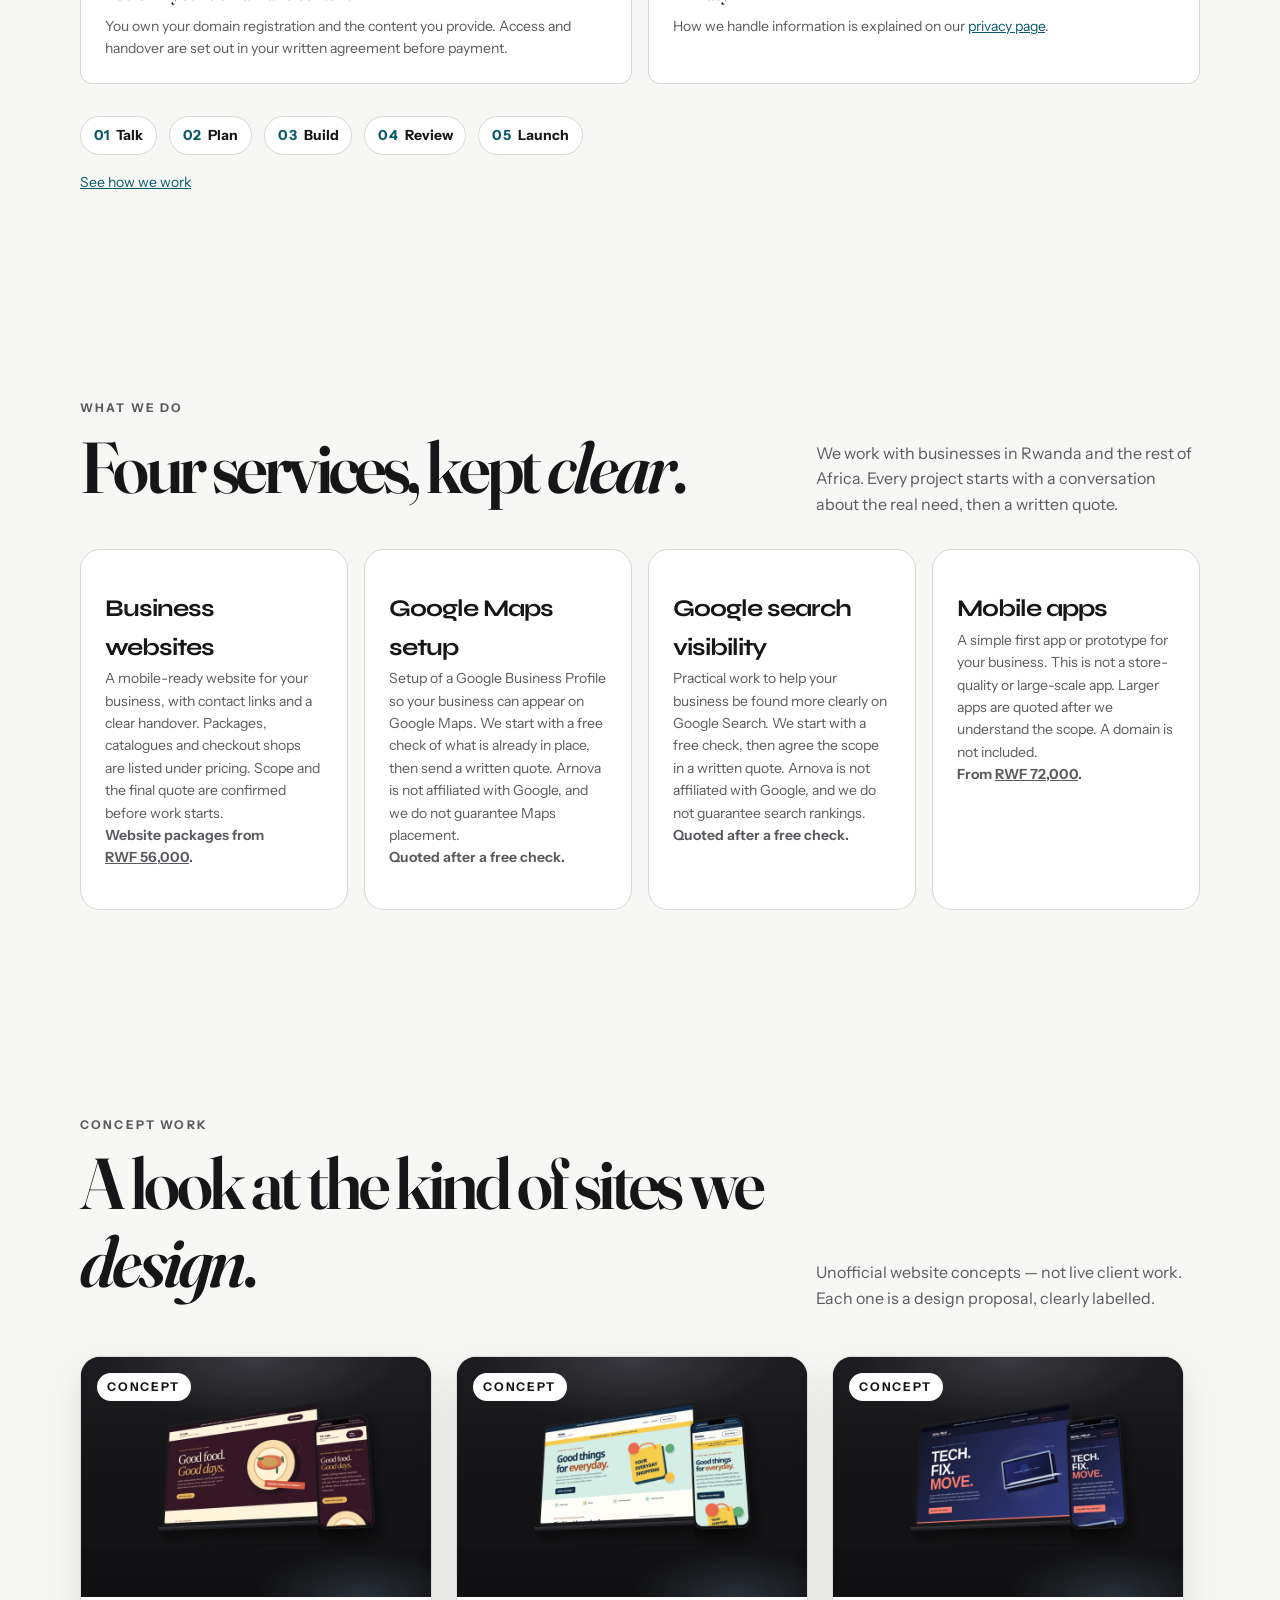
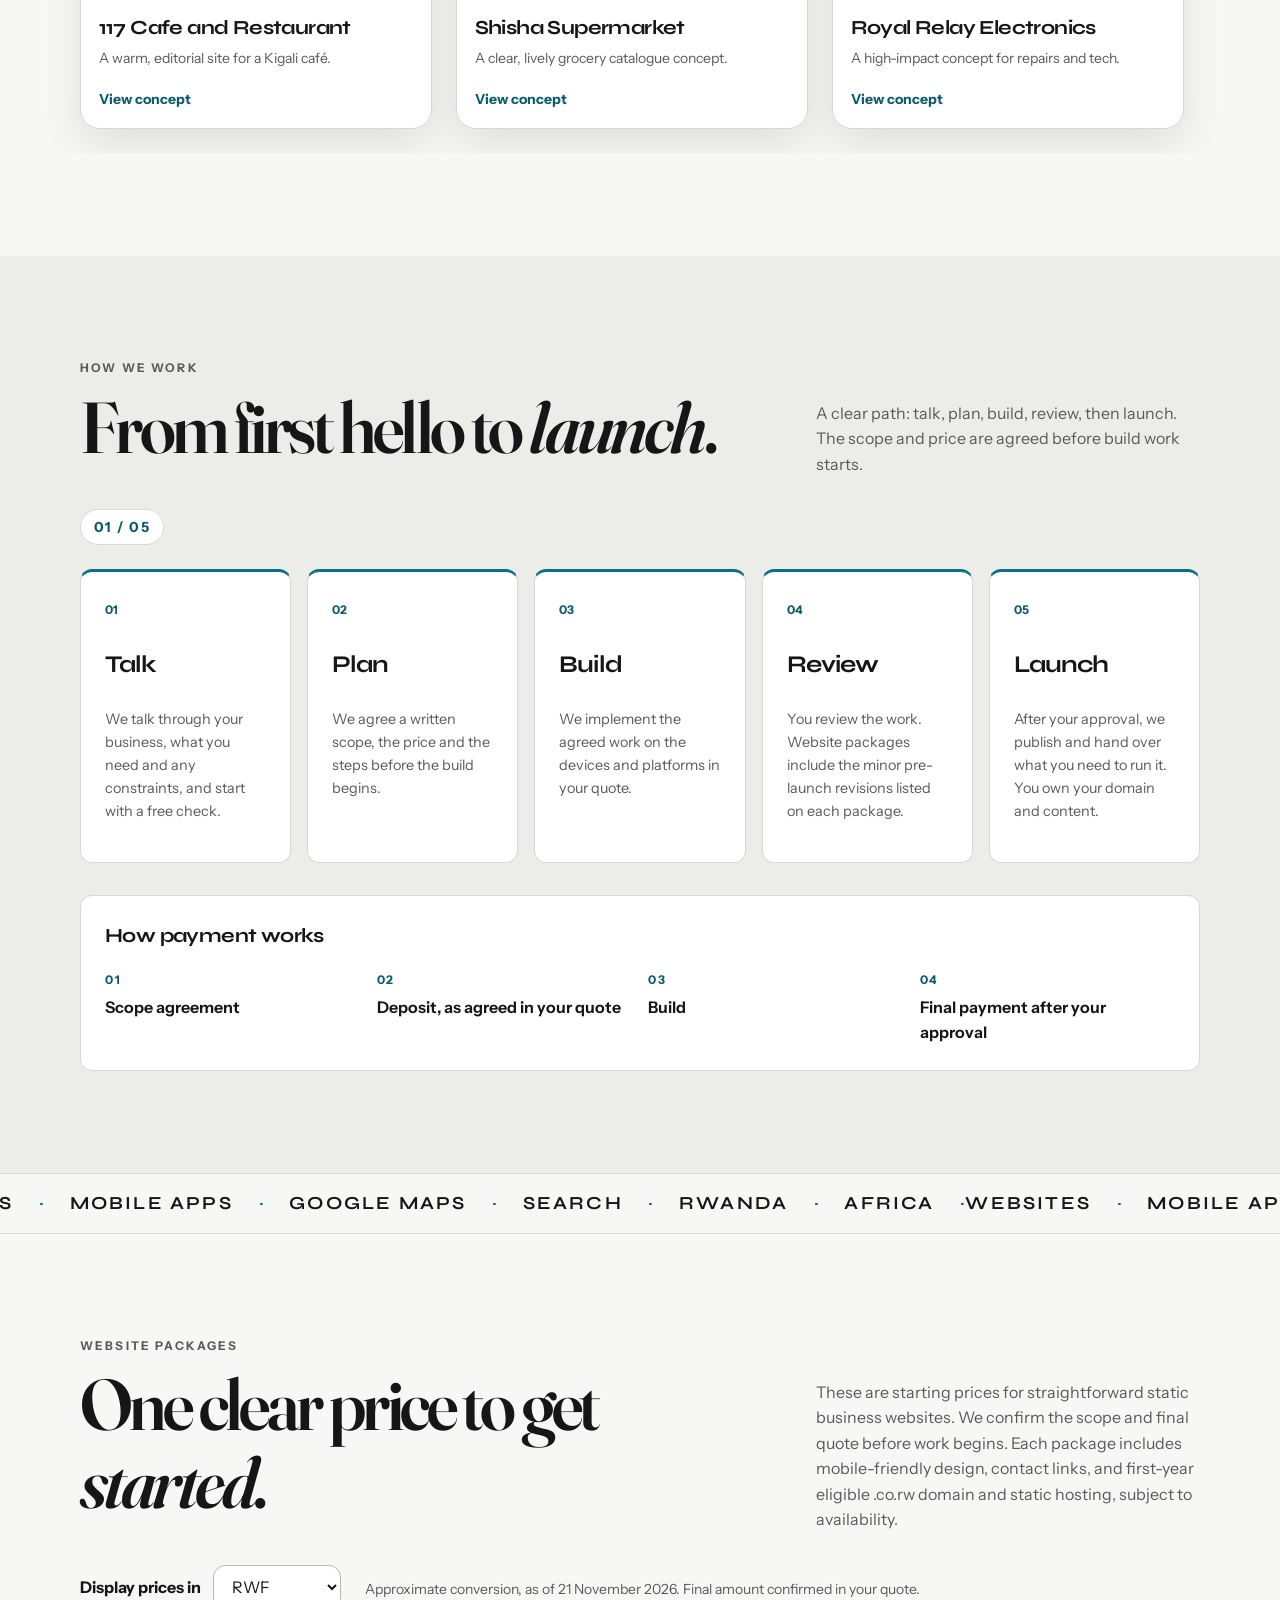
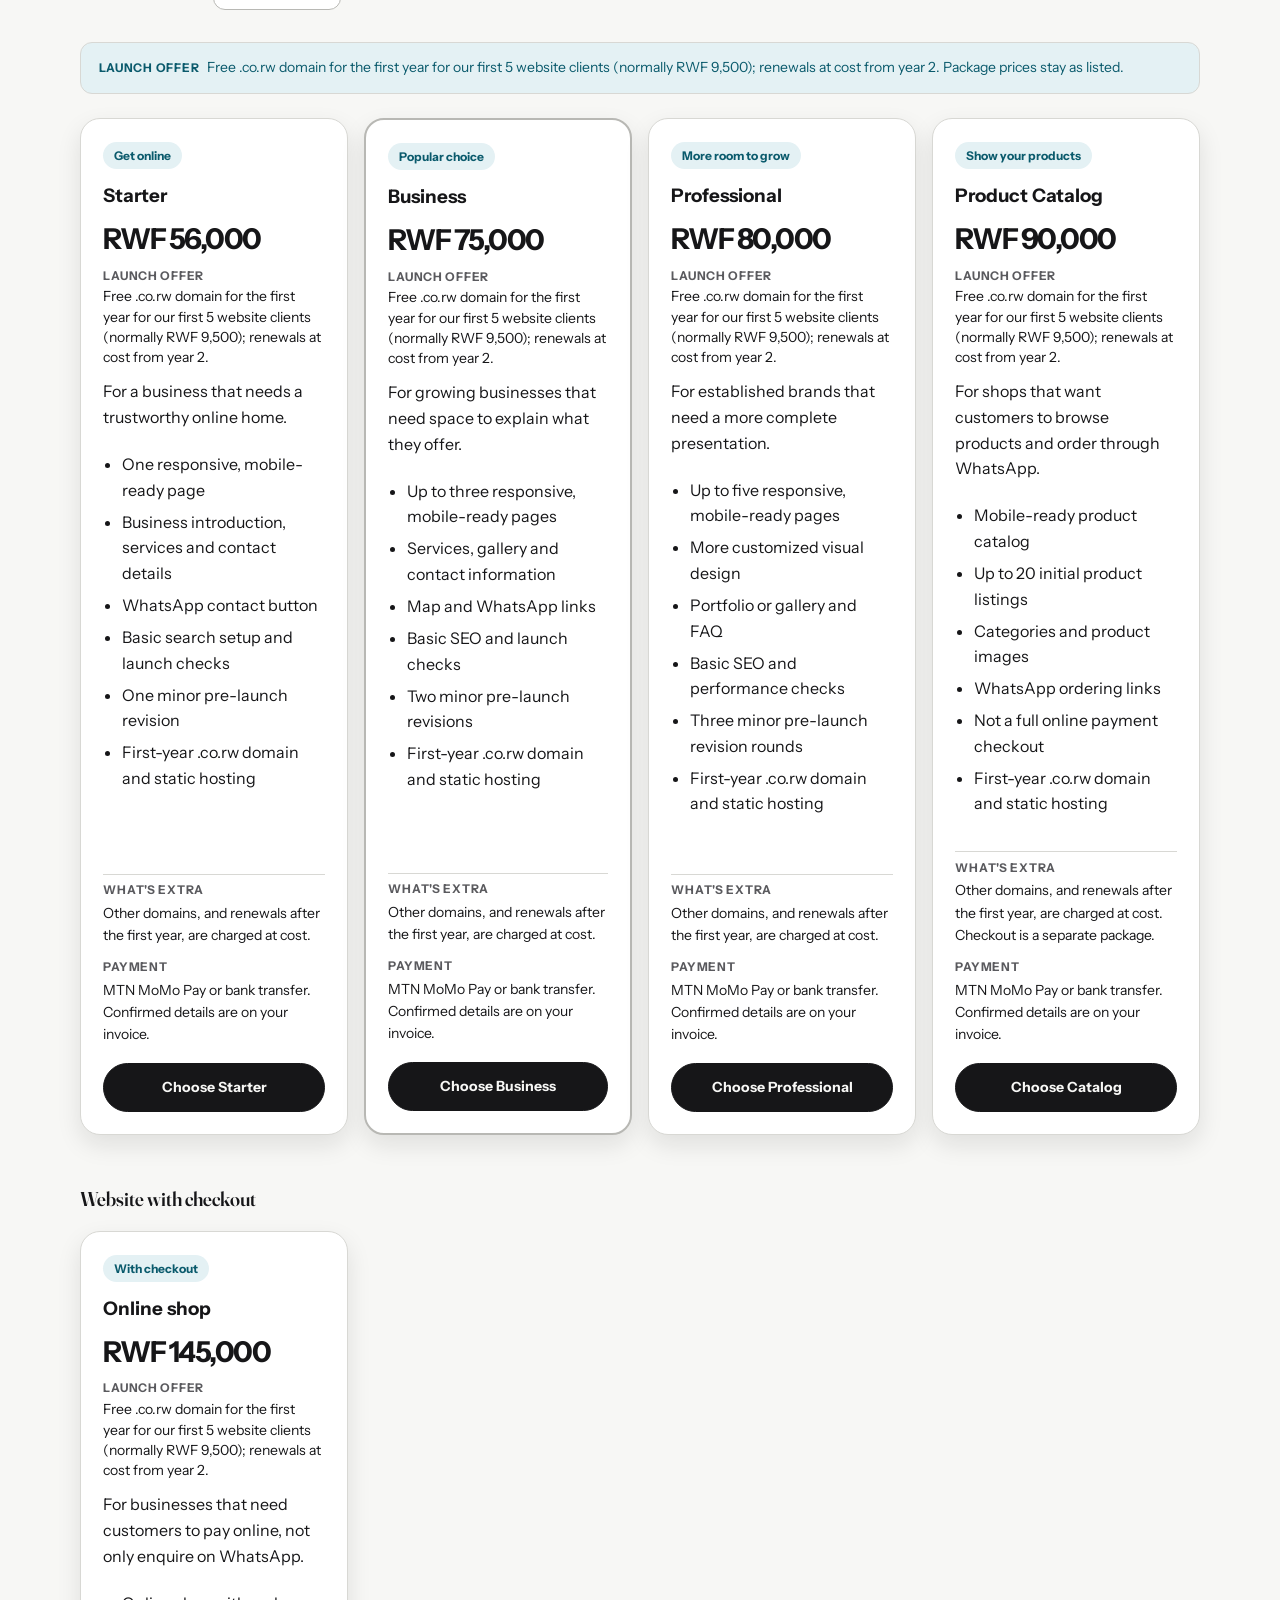
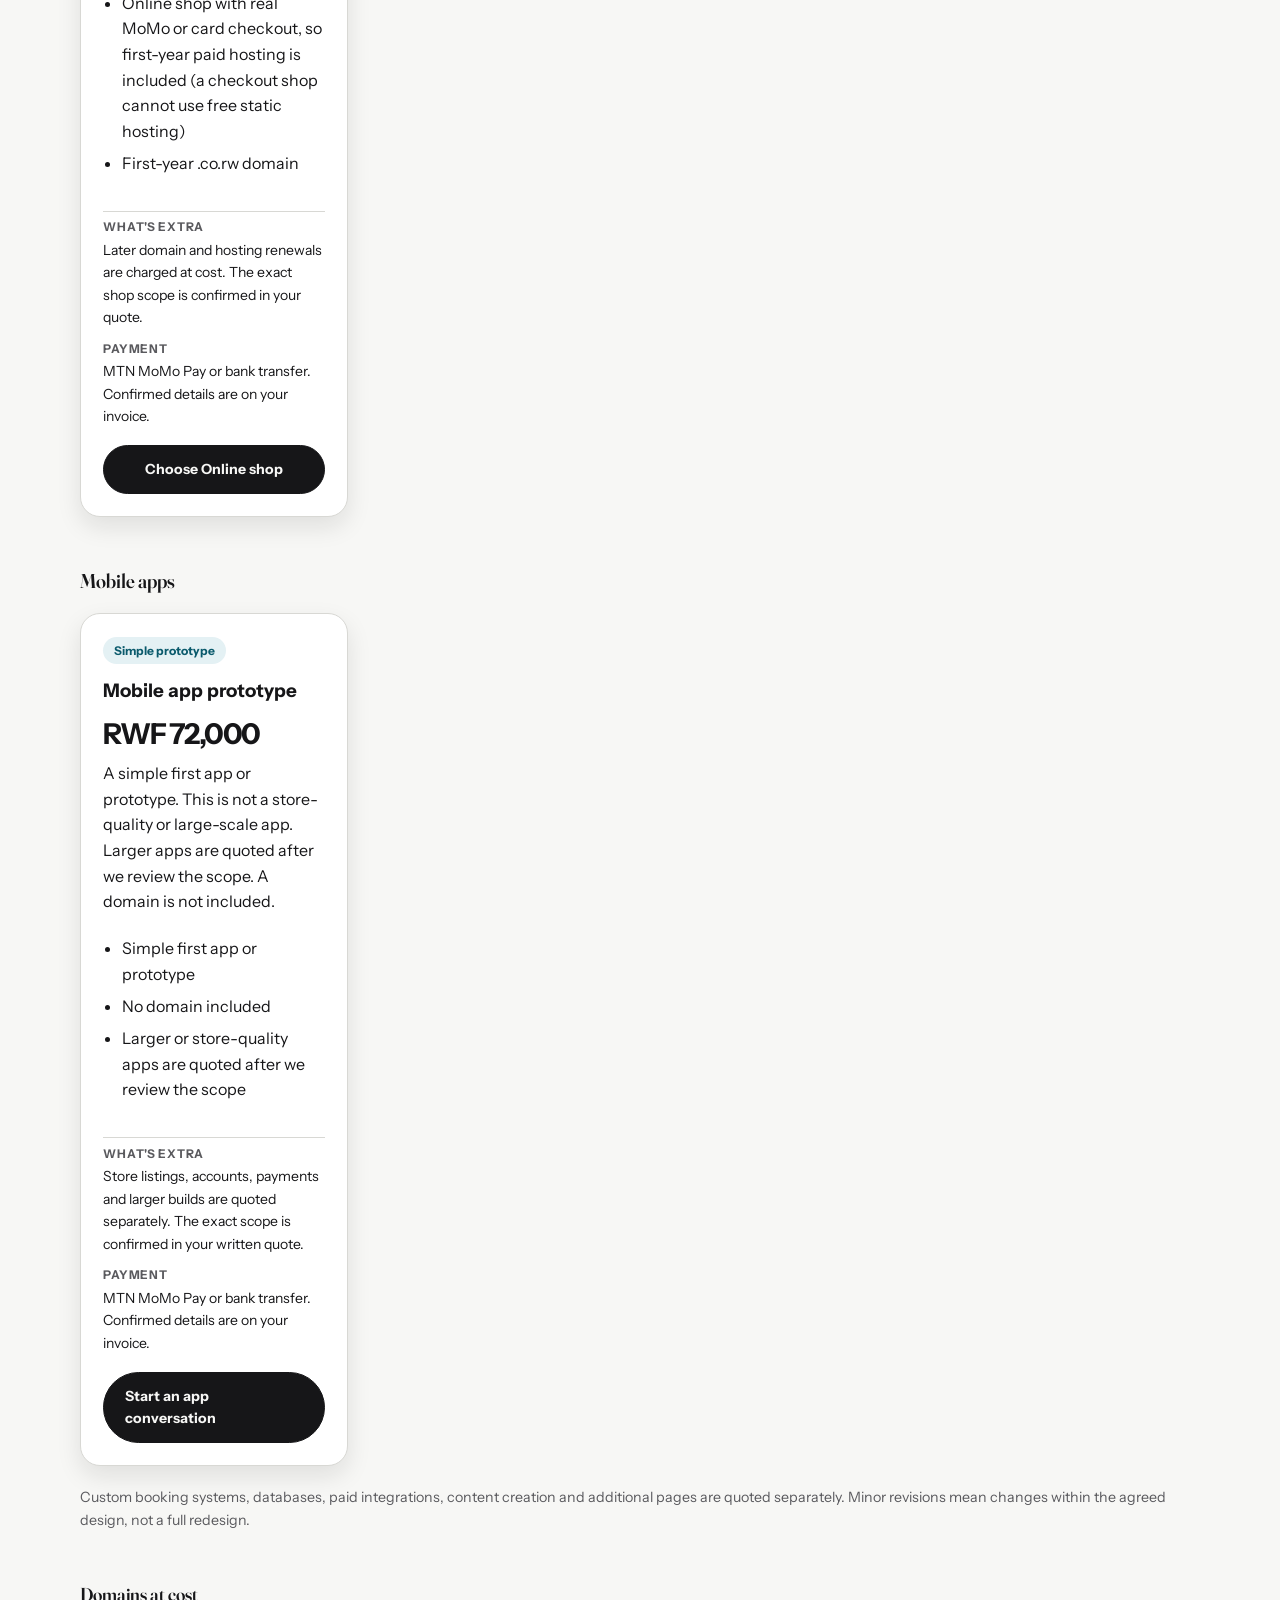
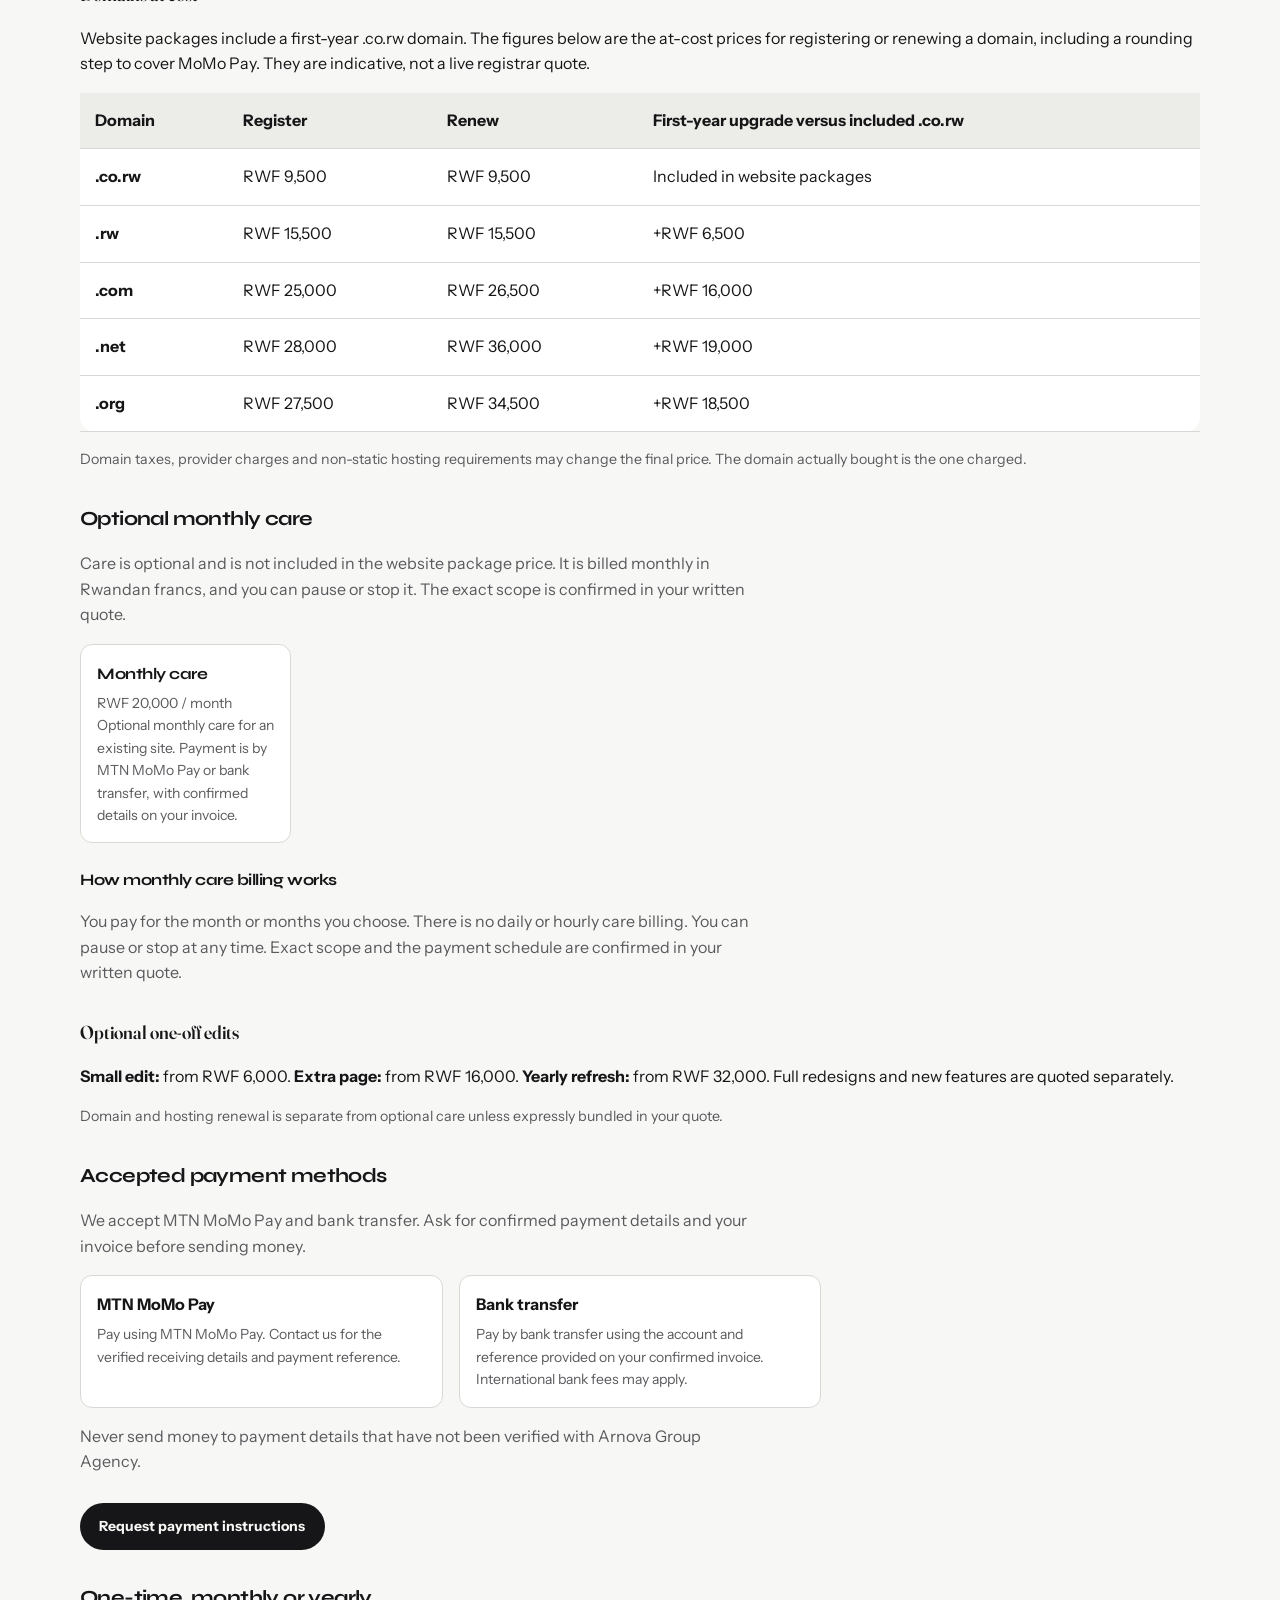
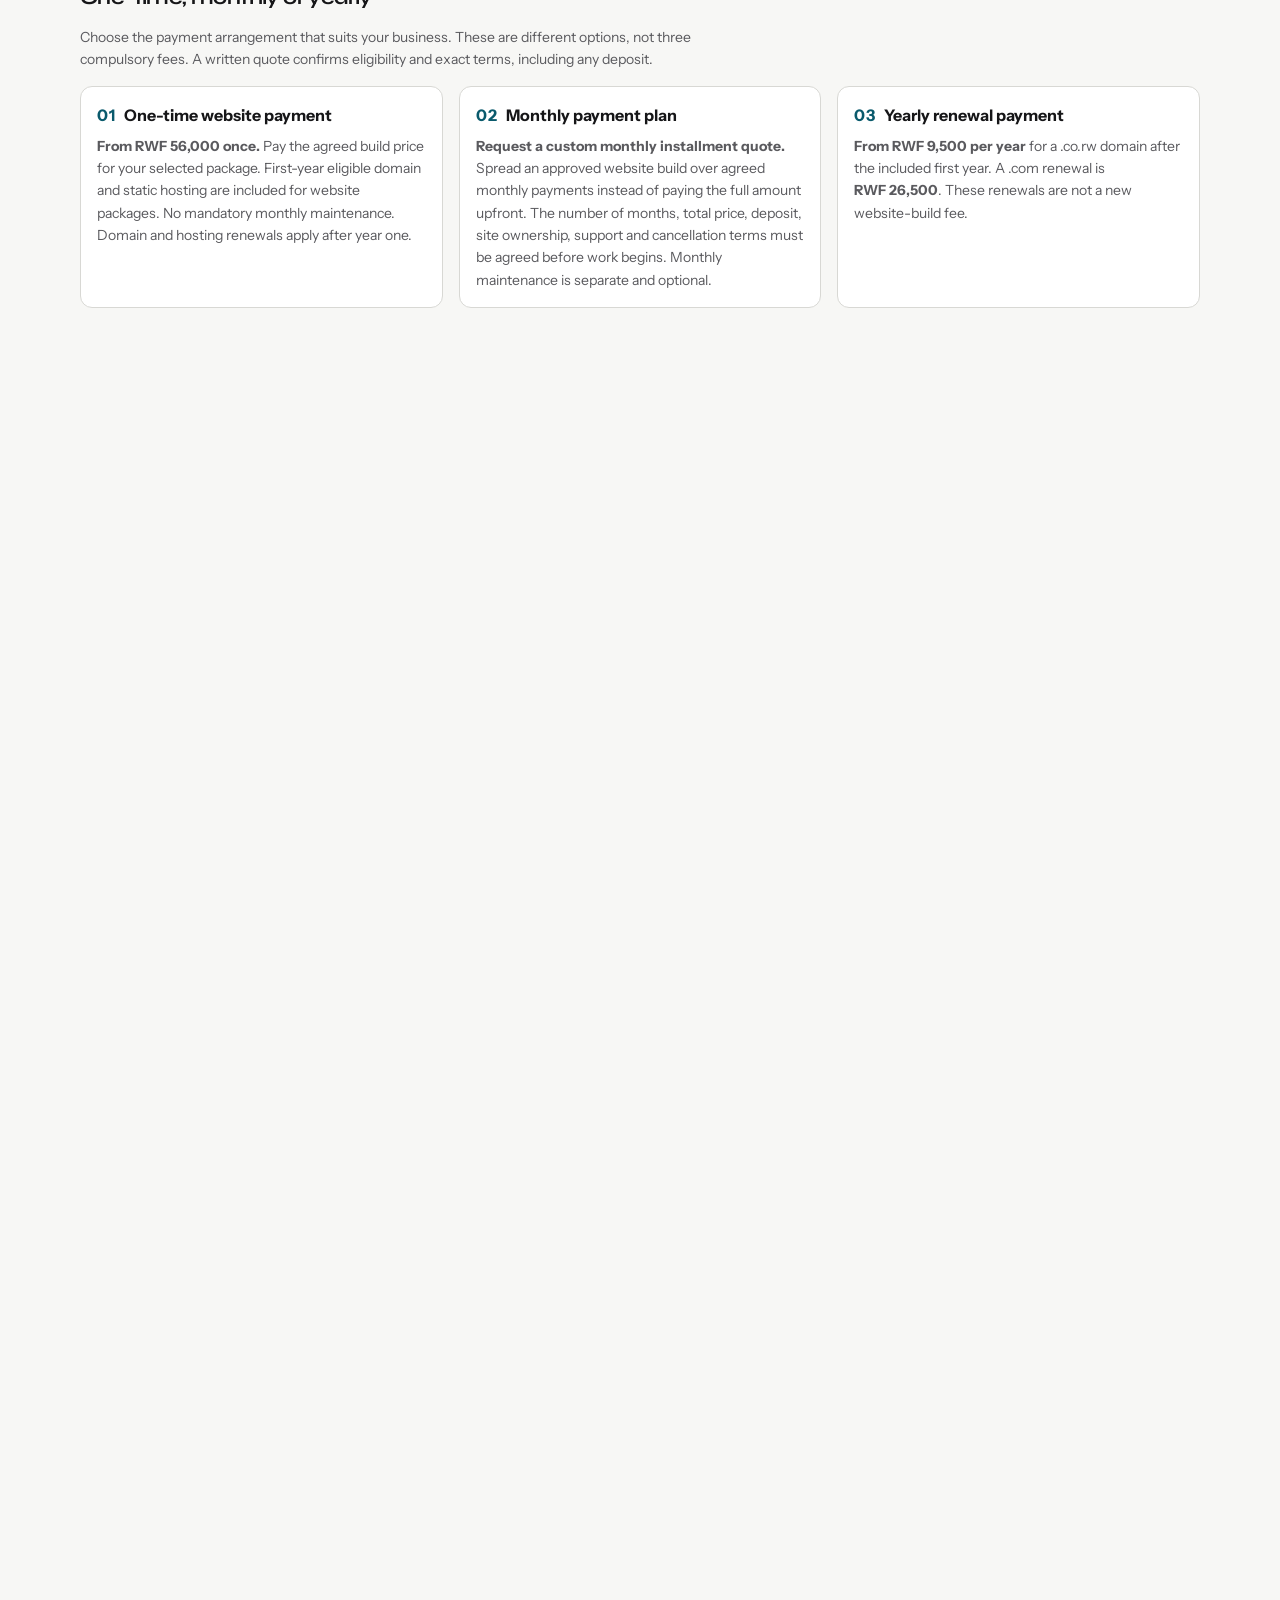
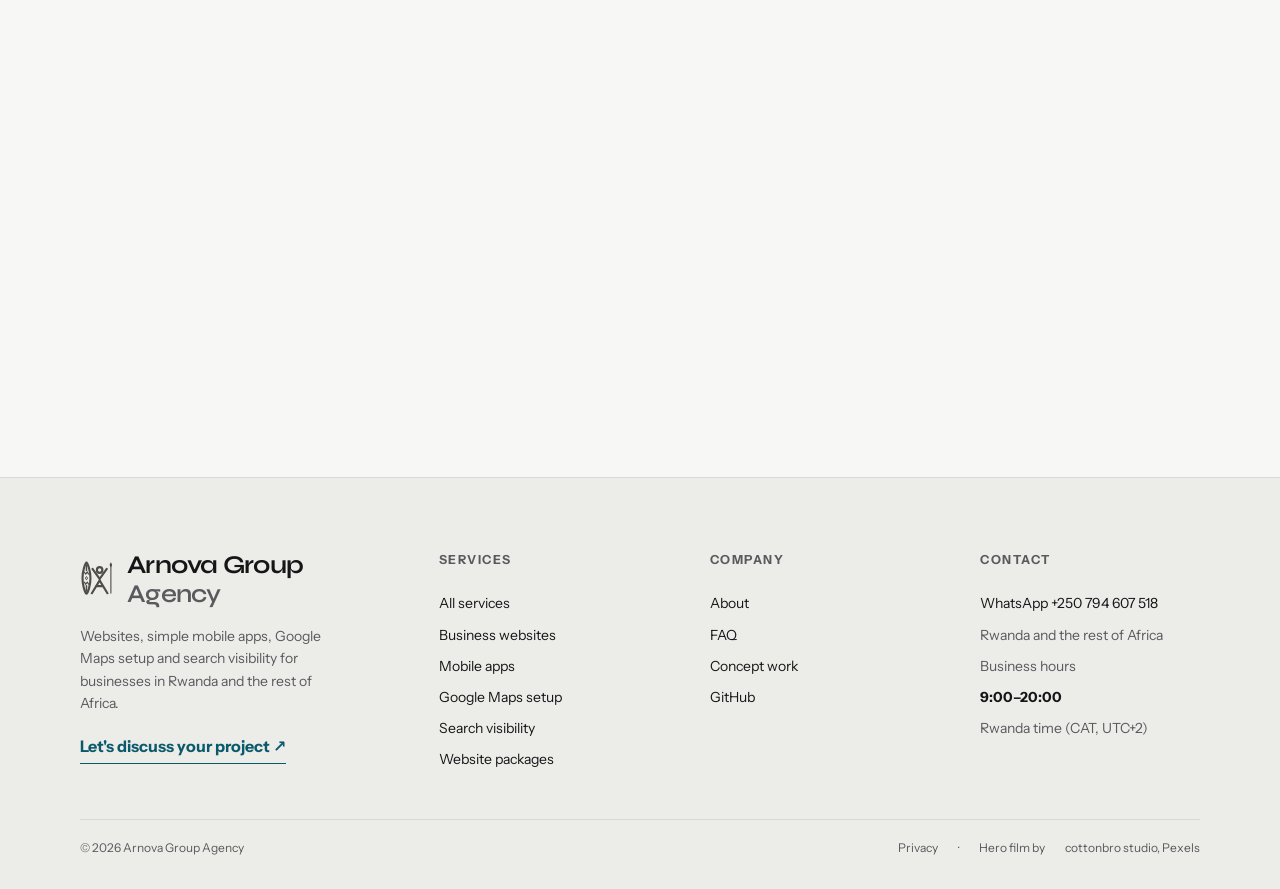
<file: pricing/index.html>
<!doctype html>
<html lang="en">
<head>
<meta charset="utf-8">
<meta http-equiv="Content-Security-Policy" content="default-src 'none'; img-src 'self'; form-action 'none'; object-src 'none'; base-uri 'self'; upgrade-insecure-requests">
<meta name="viewport" content="width=device-width,initial-scale=1,viewport-fit=cover">
<meta name="robots" content="noindex, follow">
<meta http-equiv="refresh" content="0; url=../#pricing">
<link rel="canonical" href="https://arnold-rg.github.io/arnova-group/#pricing">
<title>Pricing | Arnova Group Agency</title>
<link rel="icon" href="../logo.svg">
</head>
<body>
<p>Prices now live on the home page. <a href="../#pricing">See current prices</a>.</p>
</body>
</html>
</file>
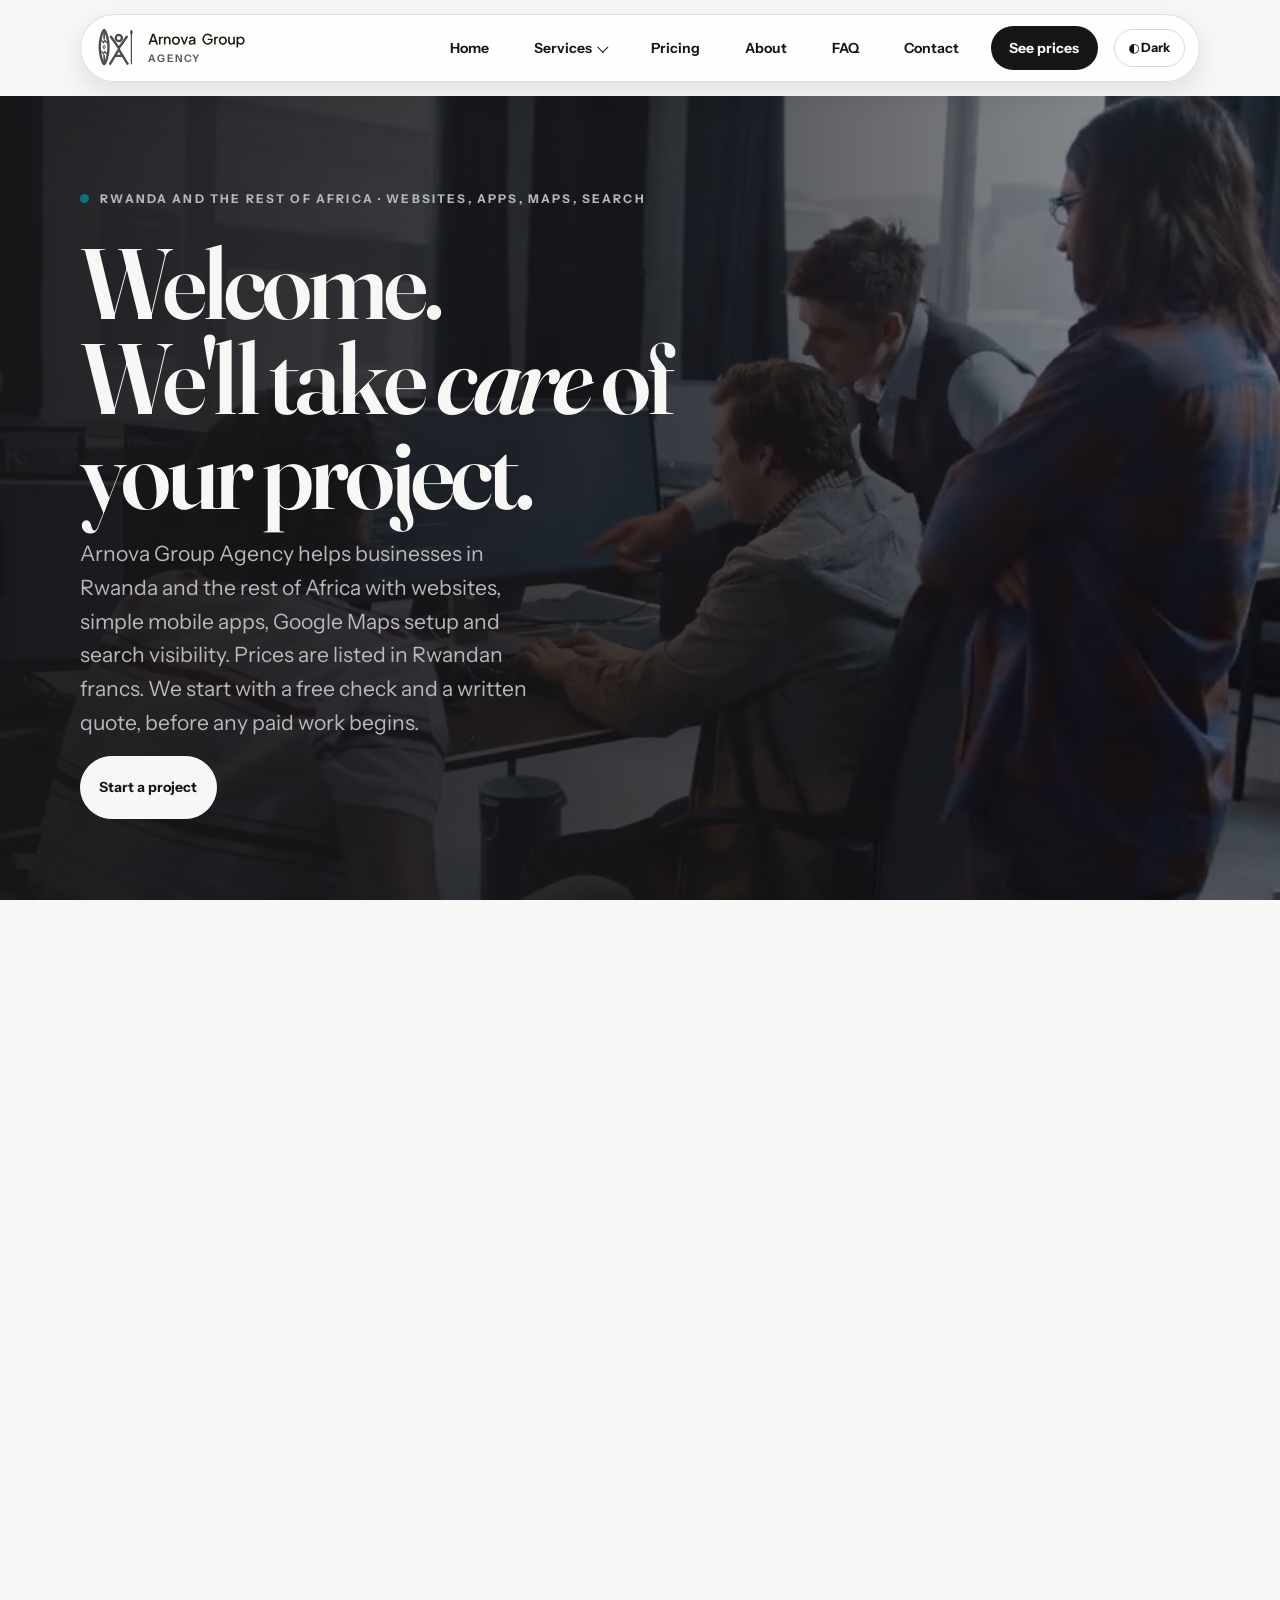
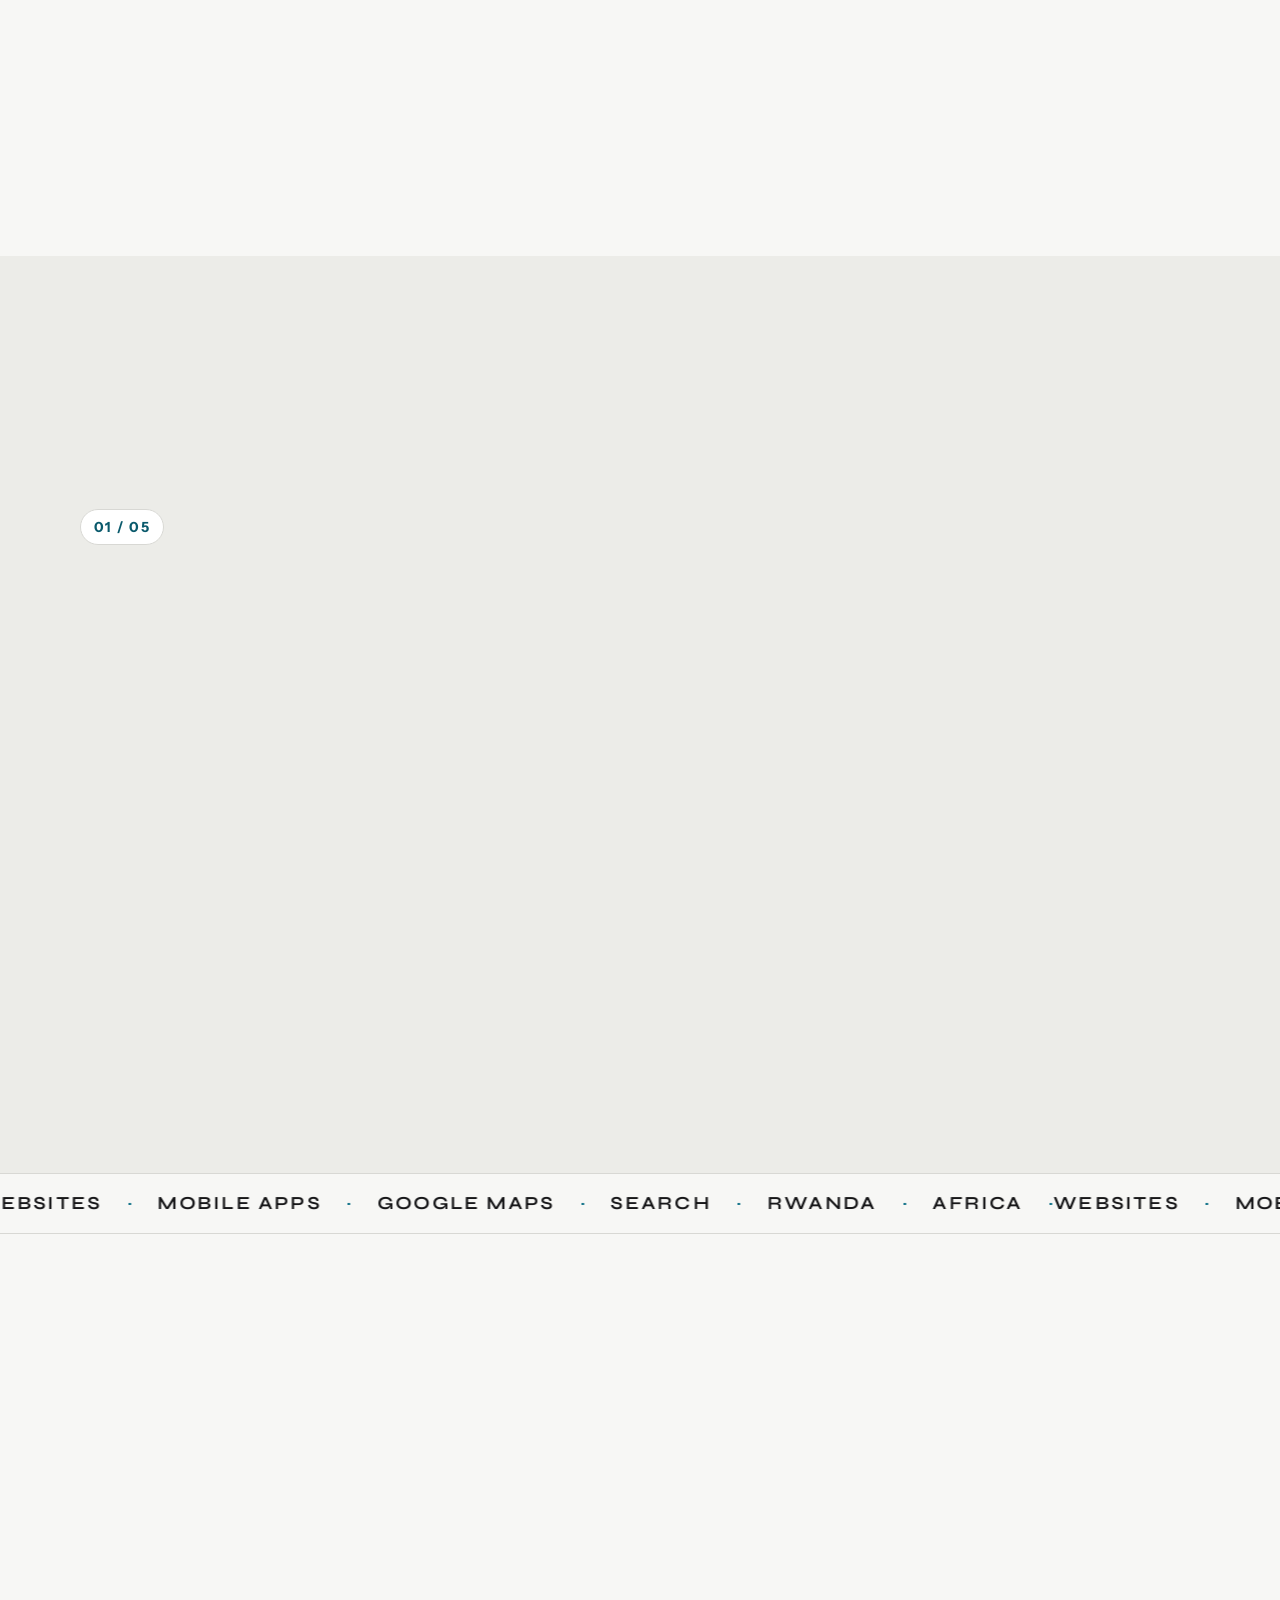
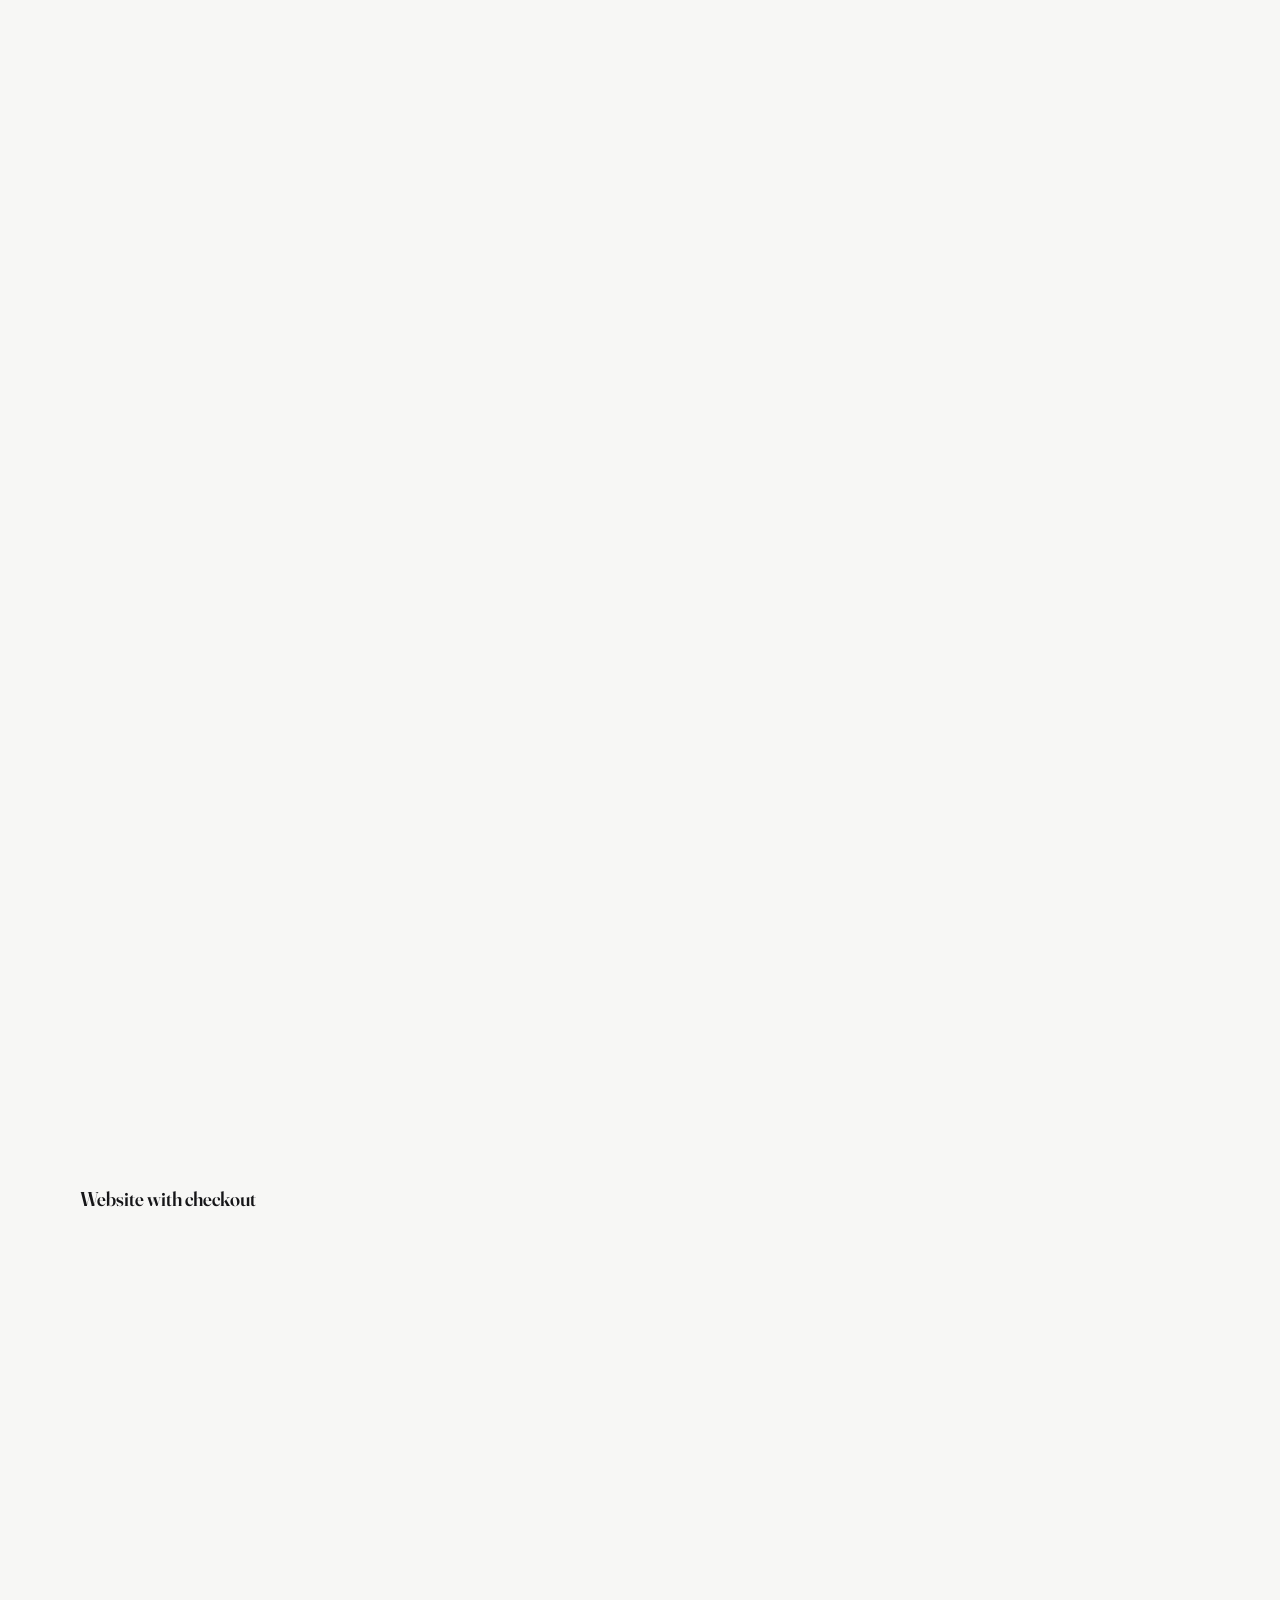
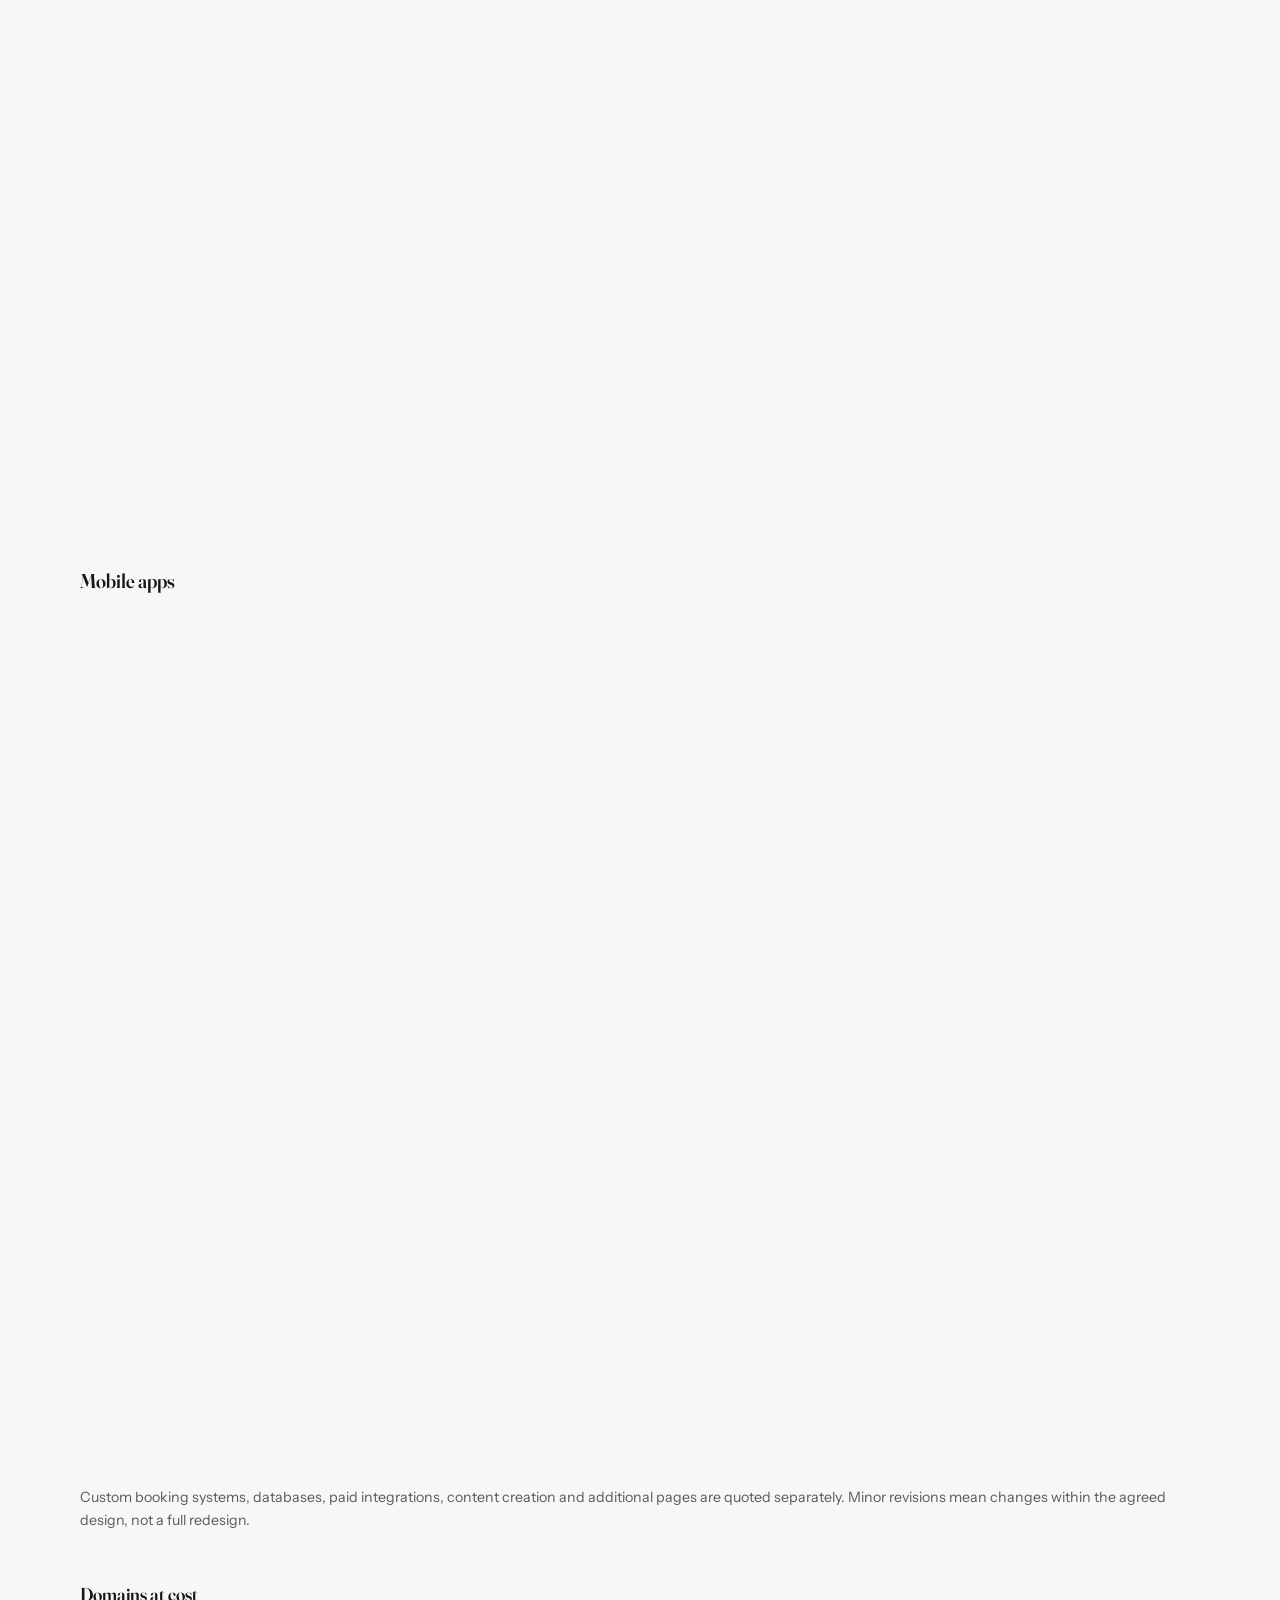
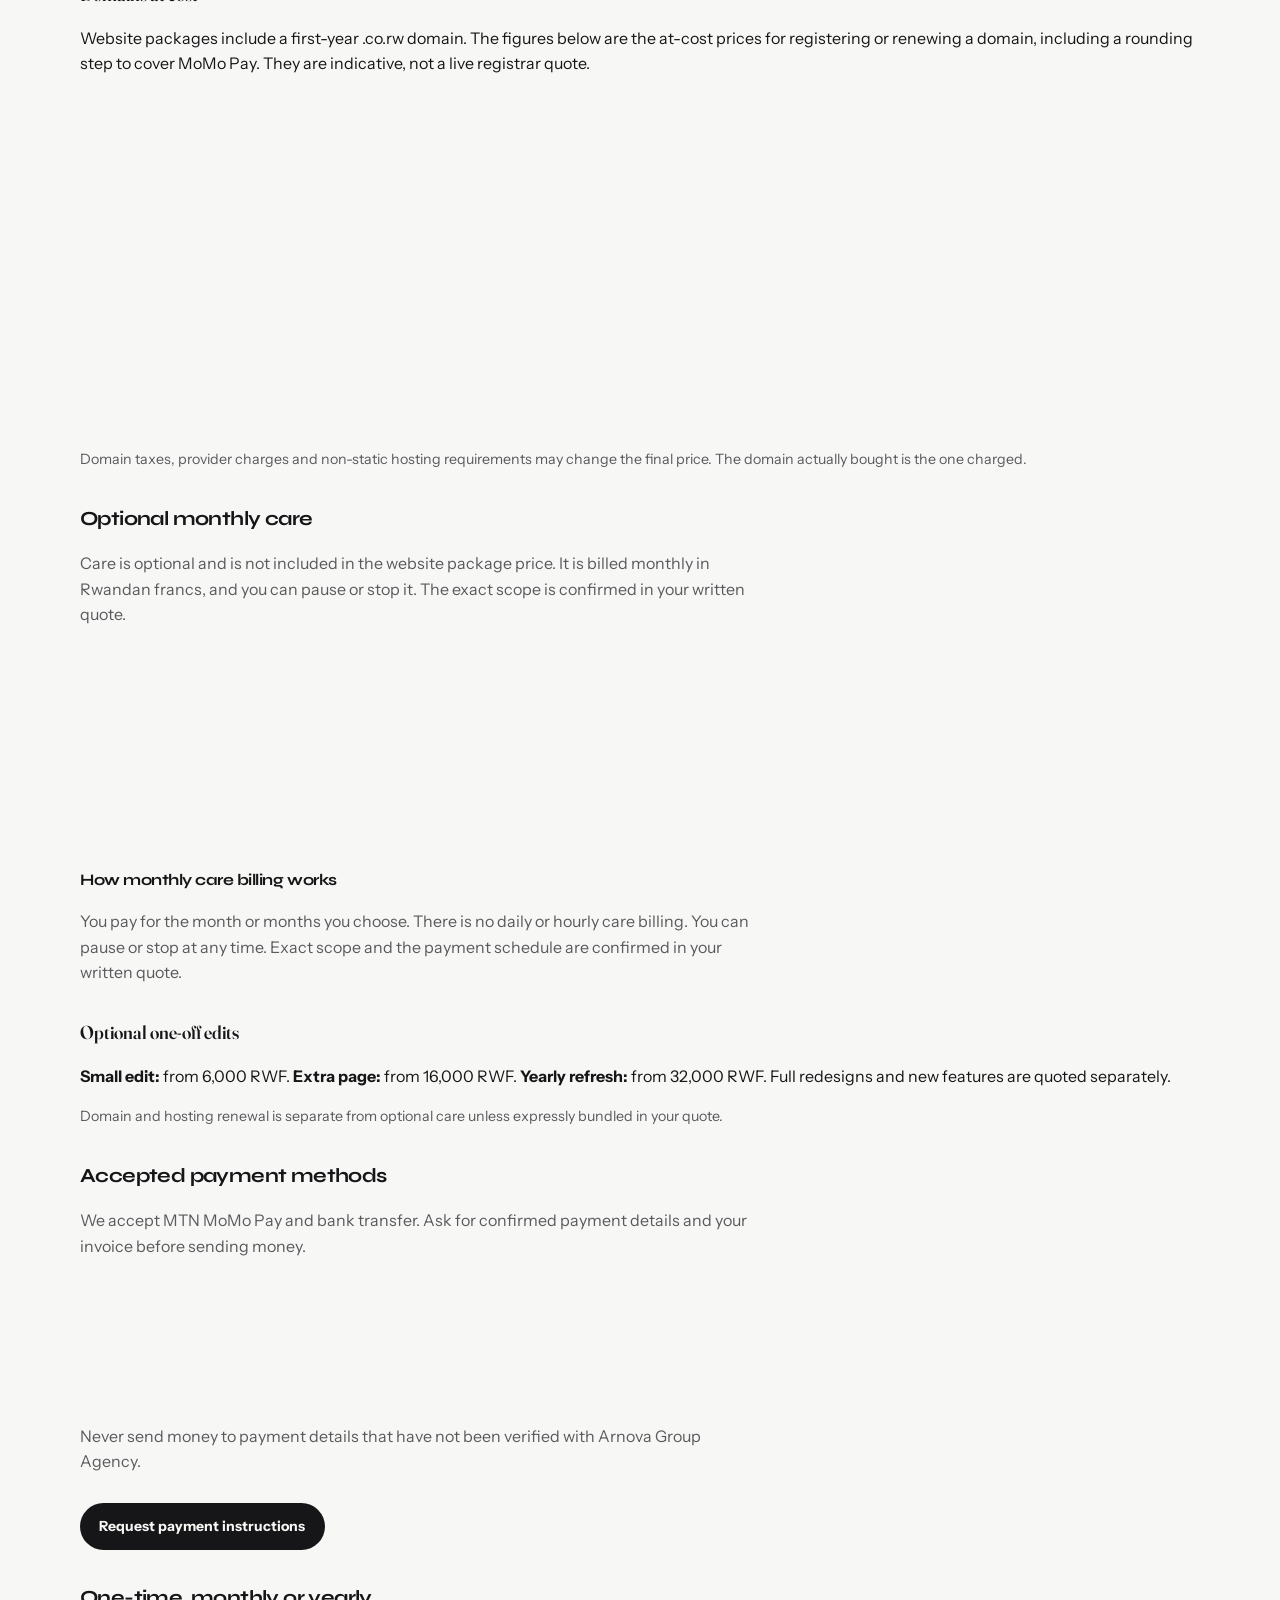
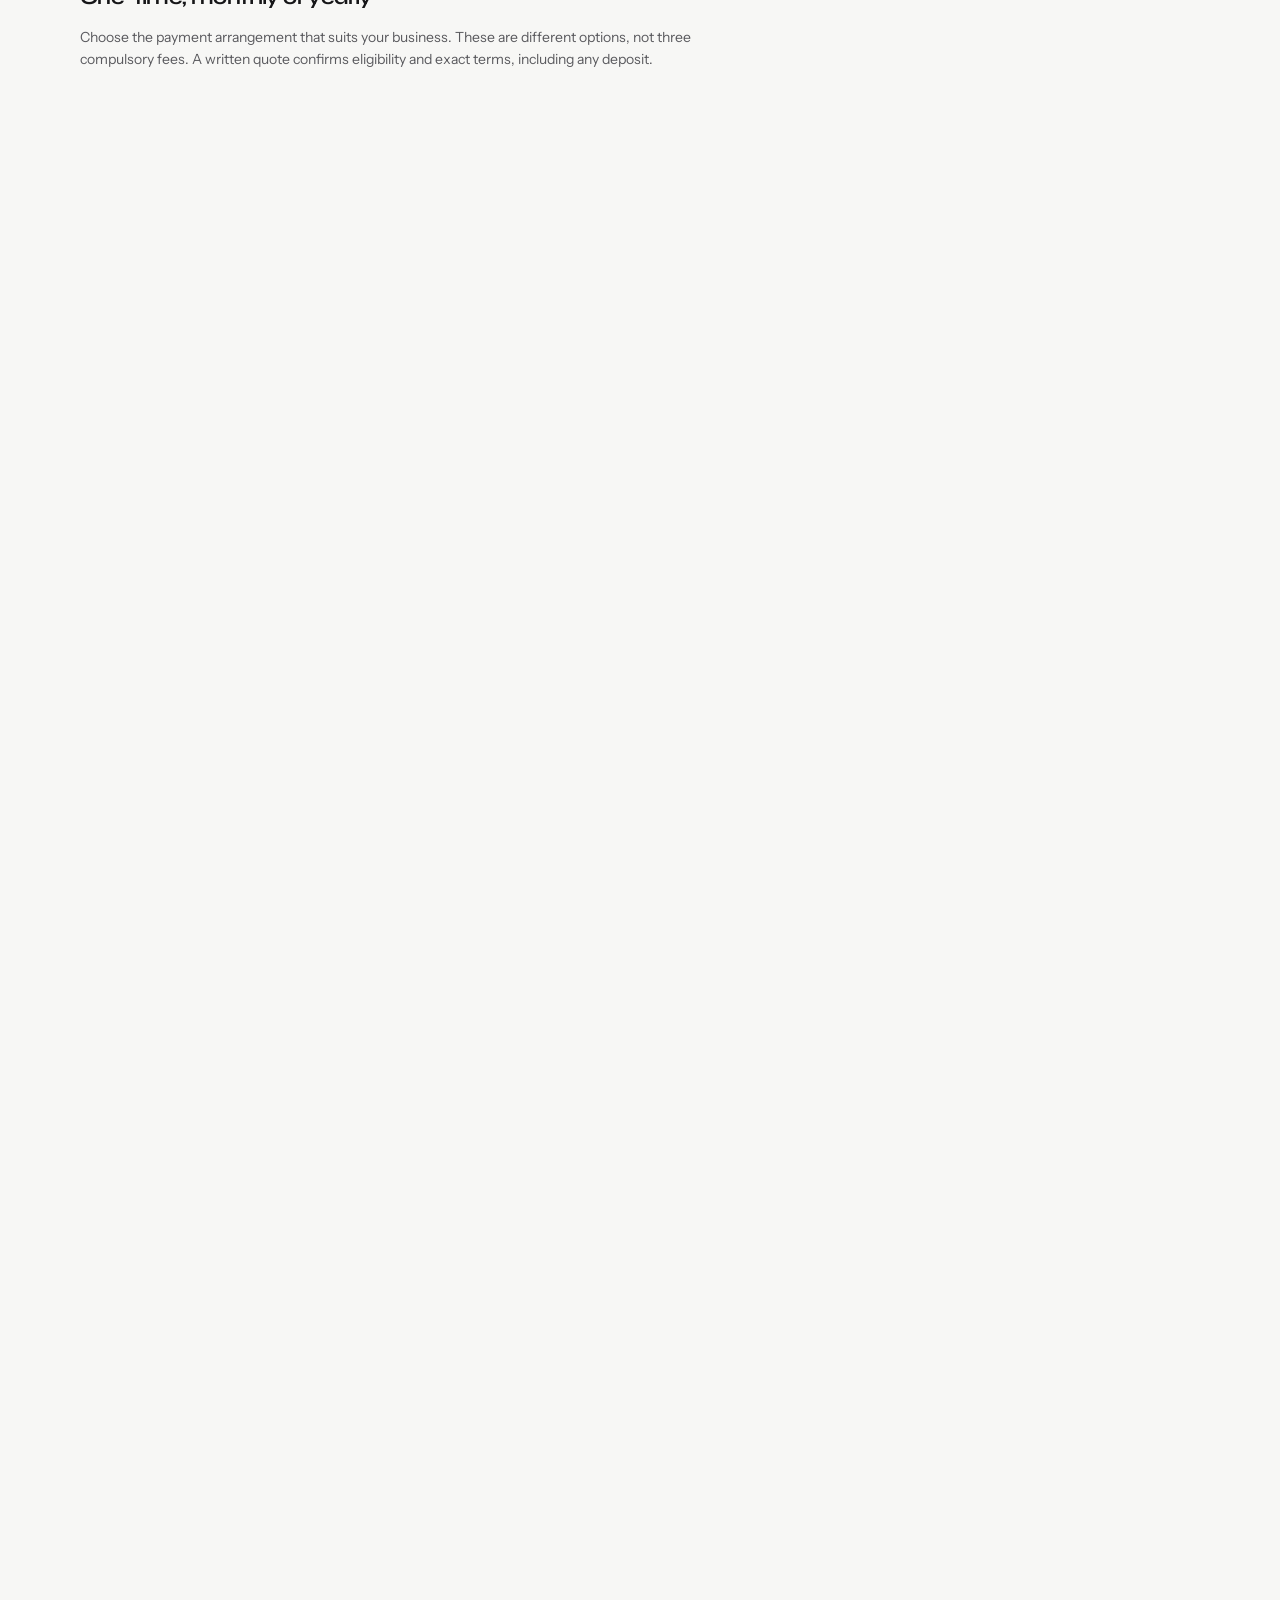
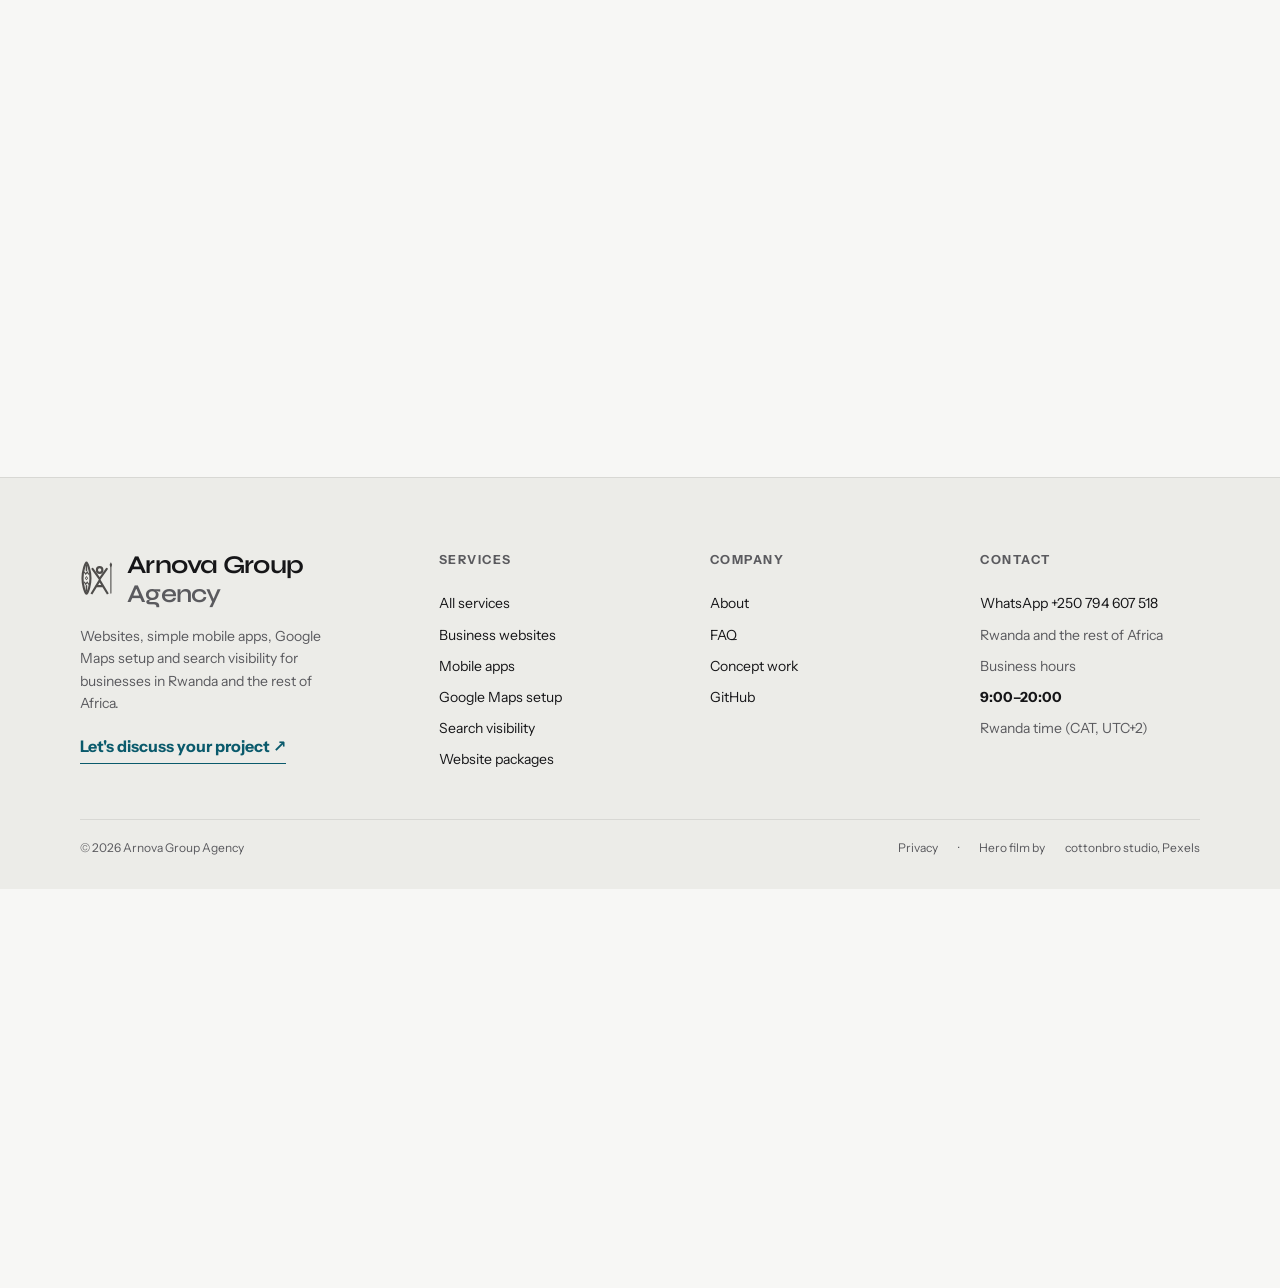
<file: privacy/index.html>
<!doctype html>
<html lang="en">
<head>
<meta charset="utf-8">
<meta http-equiv="Content-Security-Policy" content="default-src 'none'; img-src 'self'; form-action 'none'; object-src 'none'; base-uri 'self'; upgrade-insecure-requests">
<meta name="viewport" content="width=device-width,initial-scale=1,viewport-fit=cover">
<meta name="robots" content="noindex, follow">
<meta http-equiv="refresh" content="0; url=../#privacy">
<link rel="canonical" href="https://arnold-rg.github.io/arnova-group/#privacy">
<title>Privacy | Arnova Group Agency</title>
<link rel="icon" href="../logo.svg">
</head>
<body>
<p>The privacy notice now lives on the home page. <a href="../#privacy">Read the privacy notice</a>.</p>
</body>
</html>
</file>
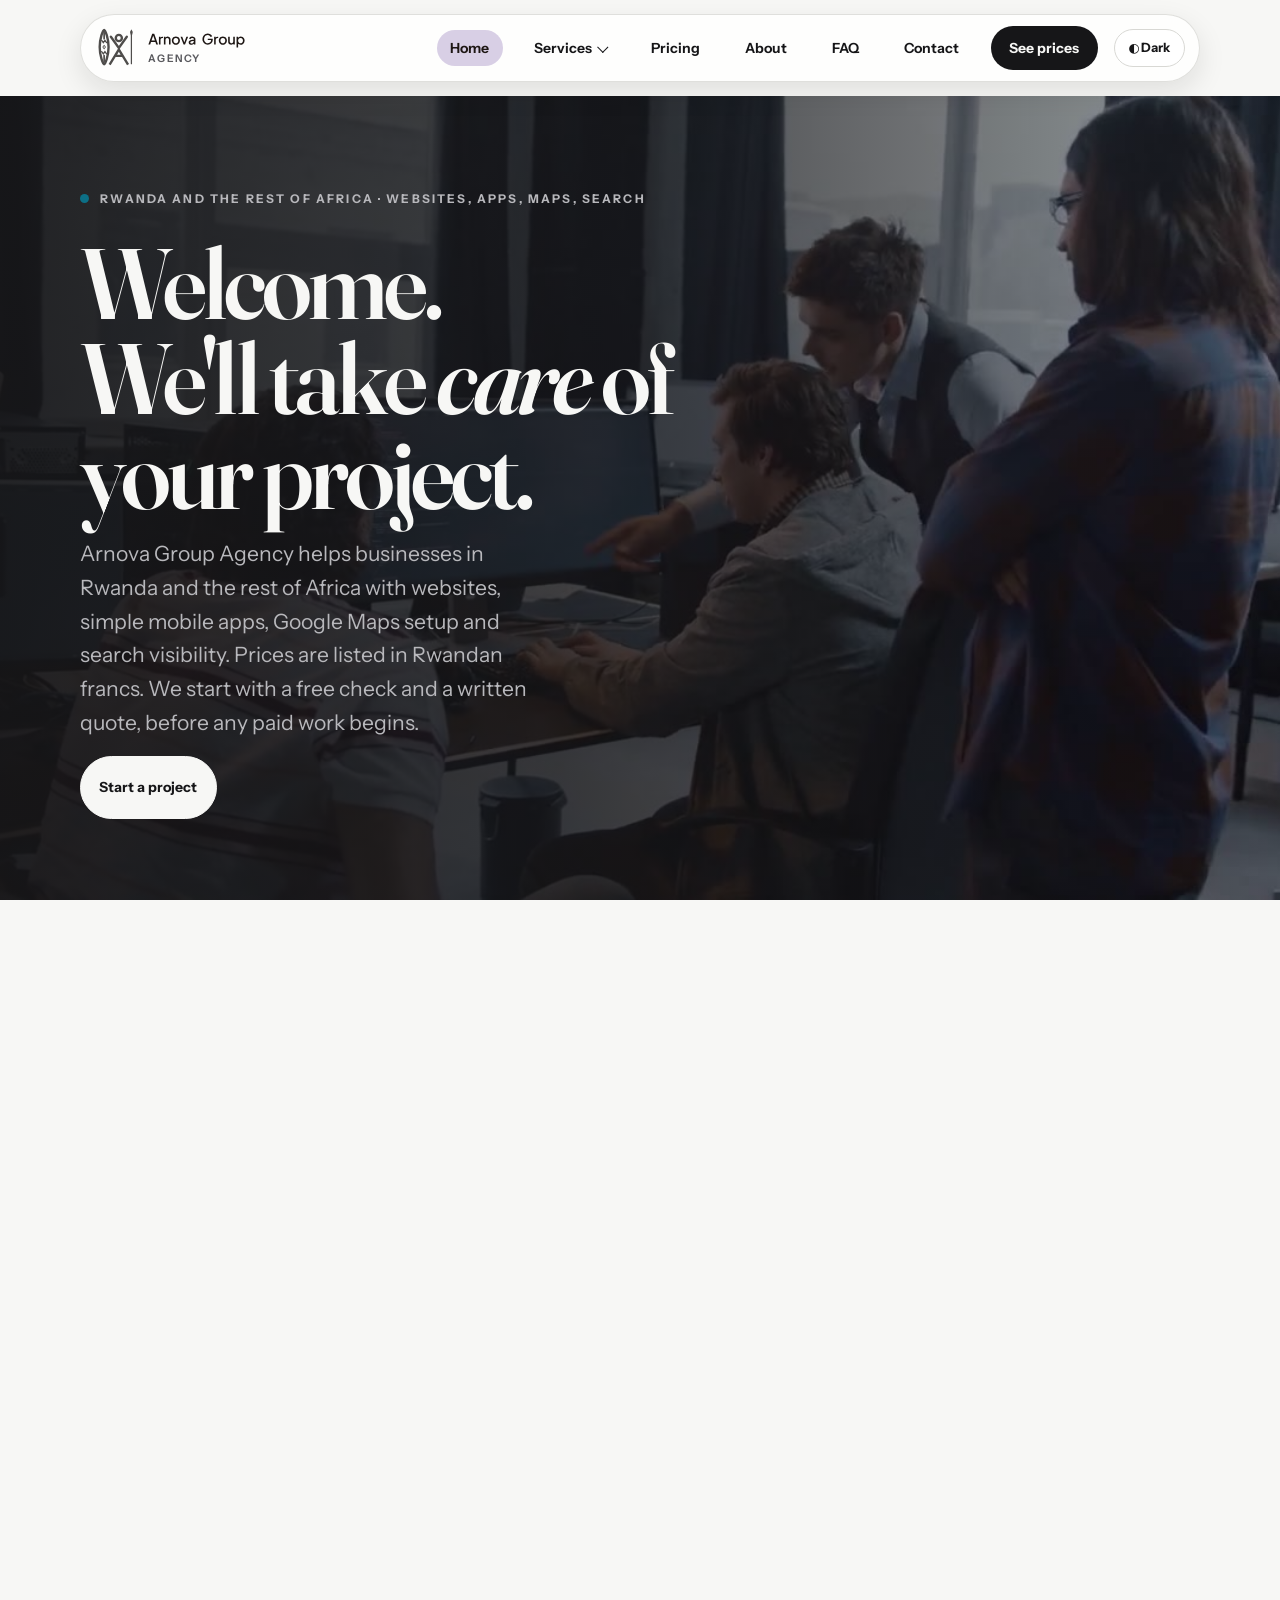
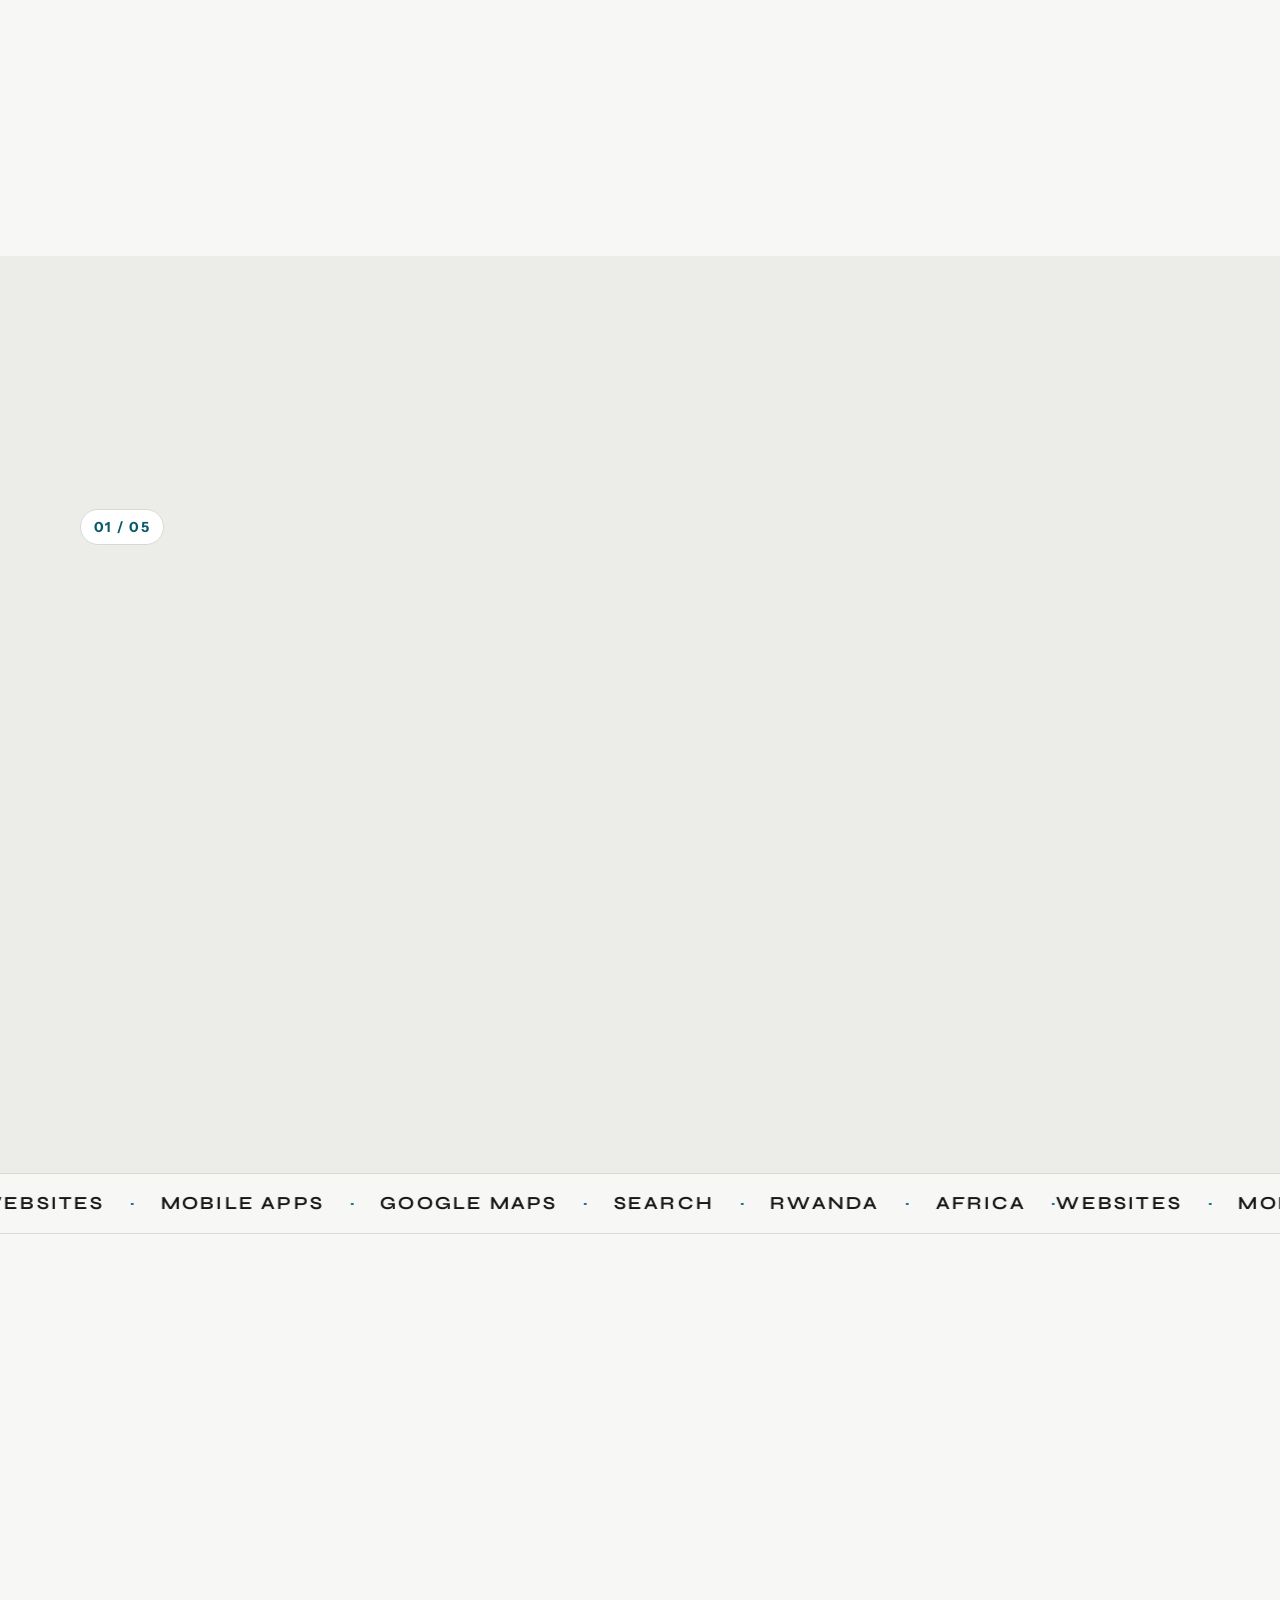
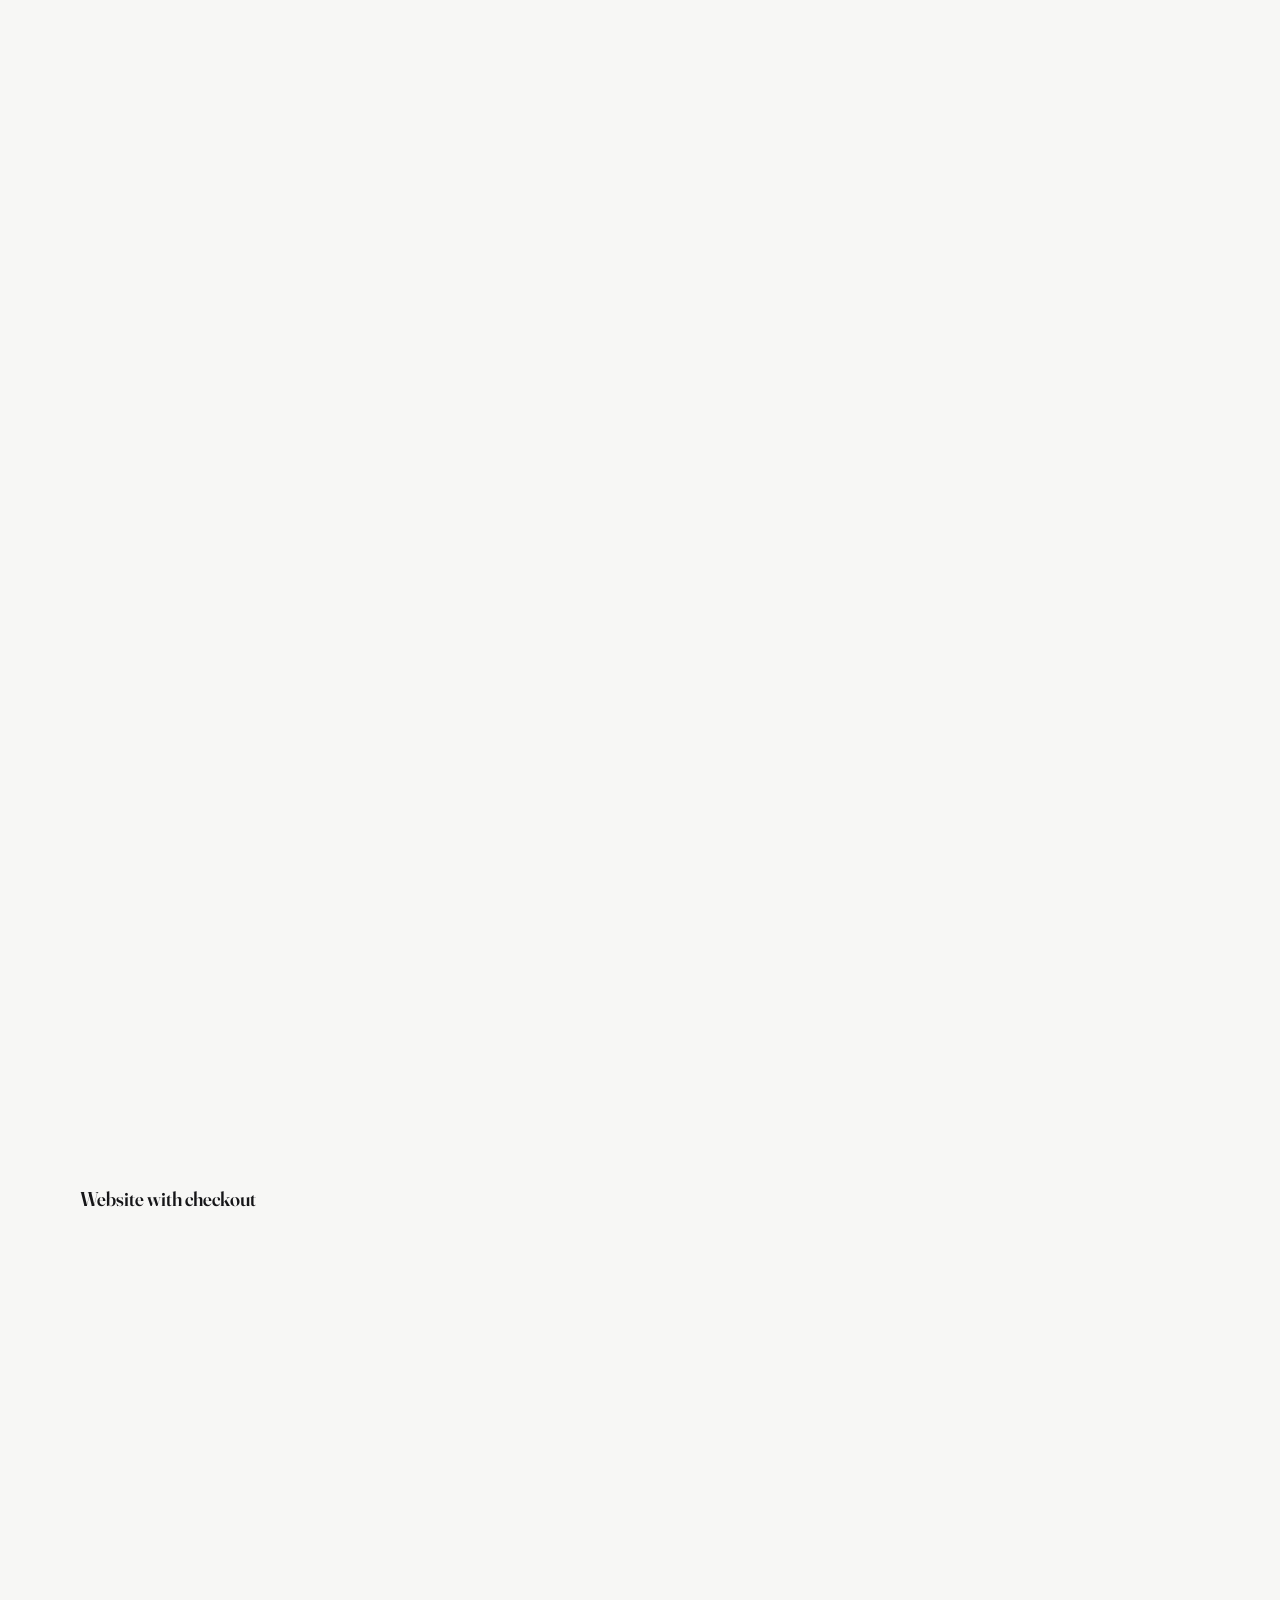
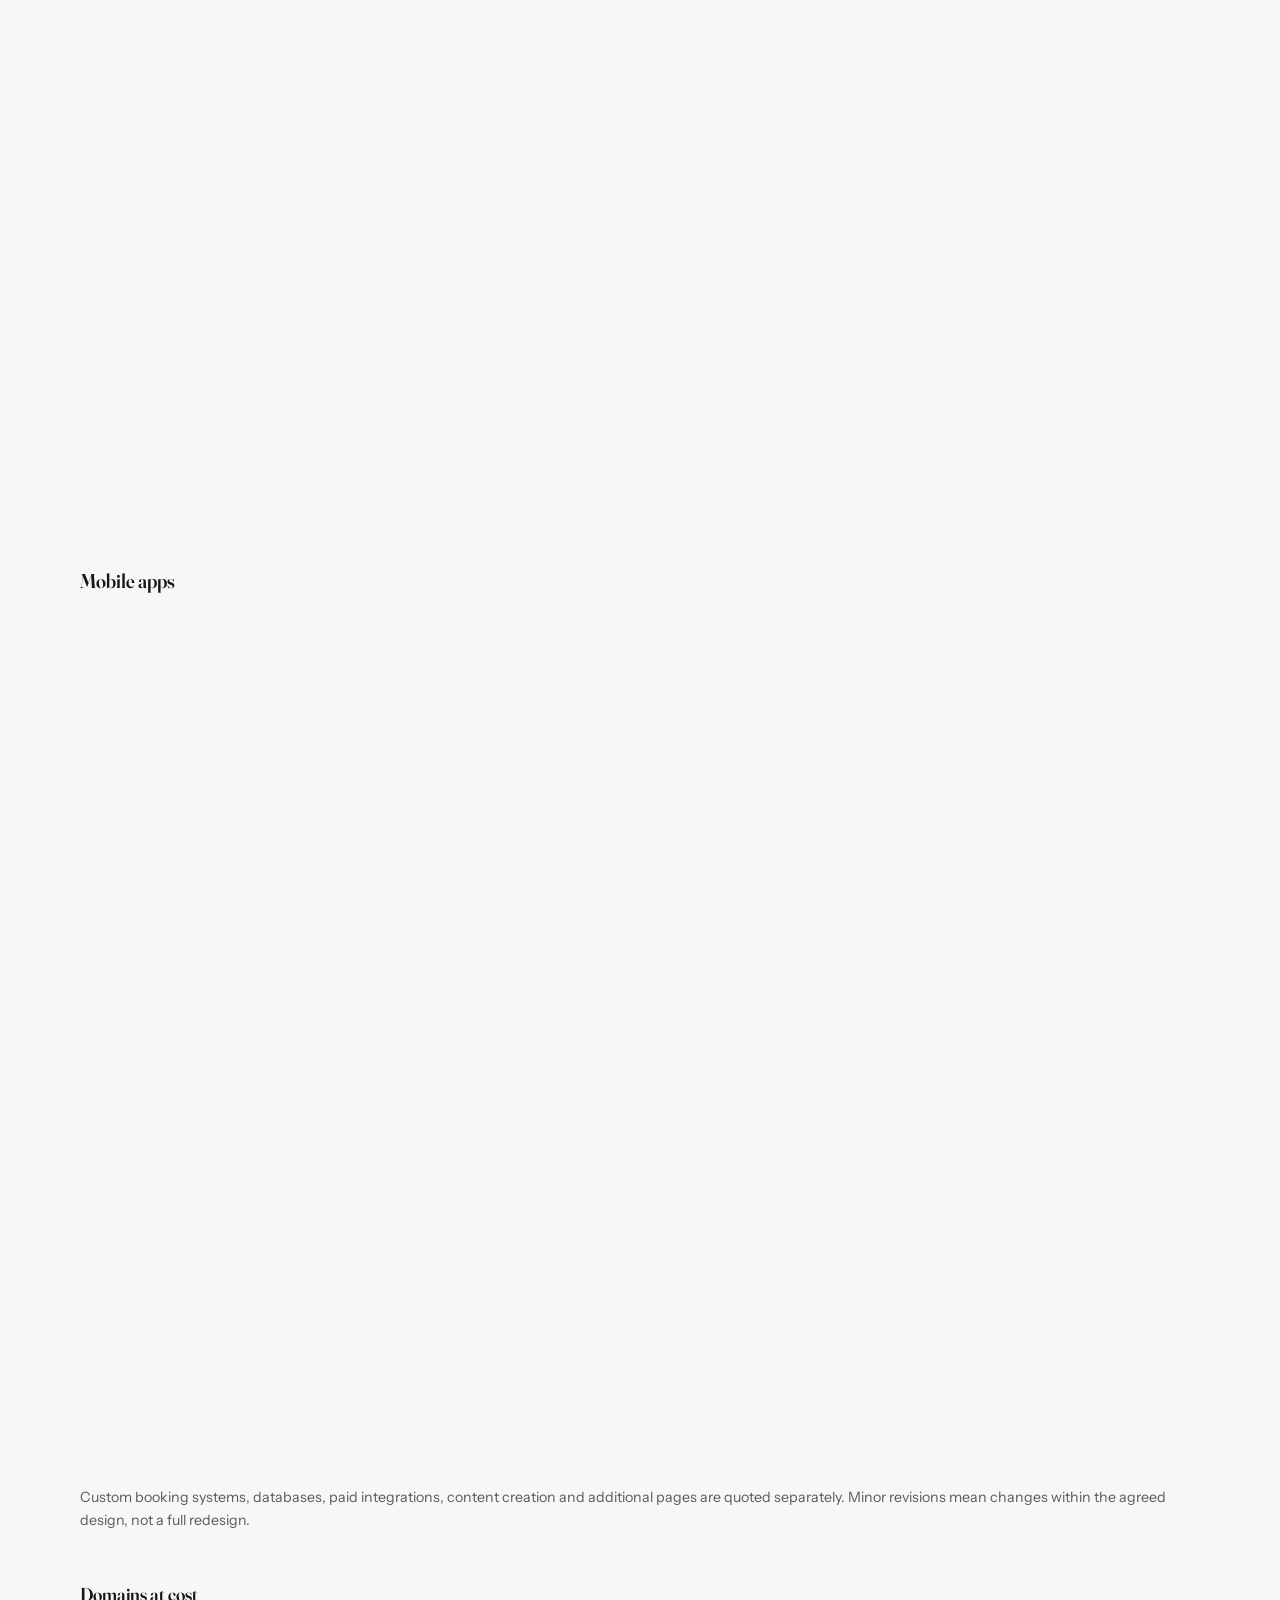
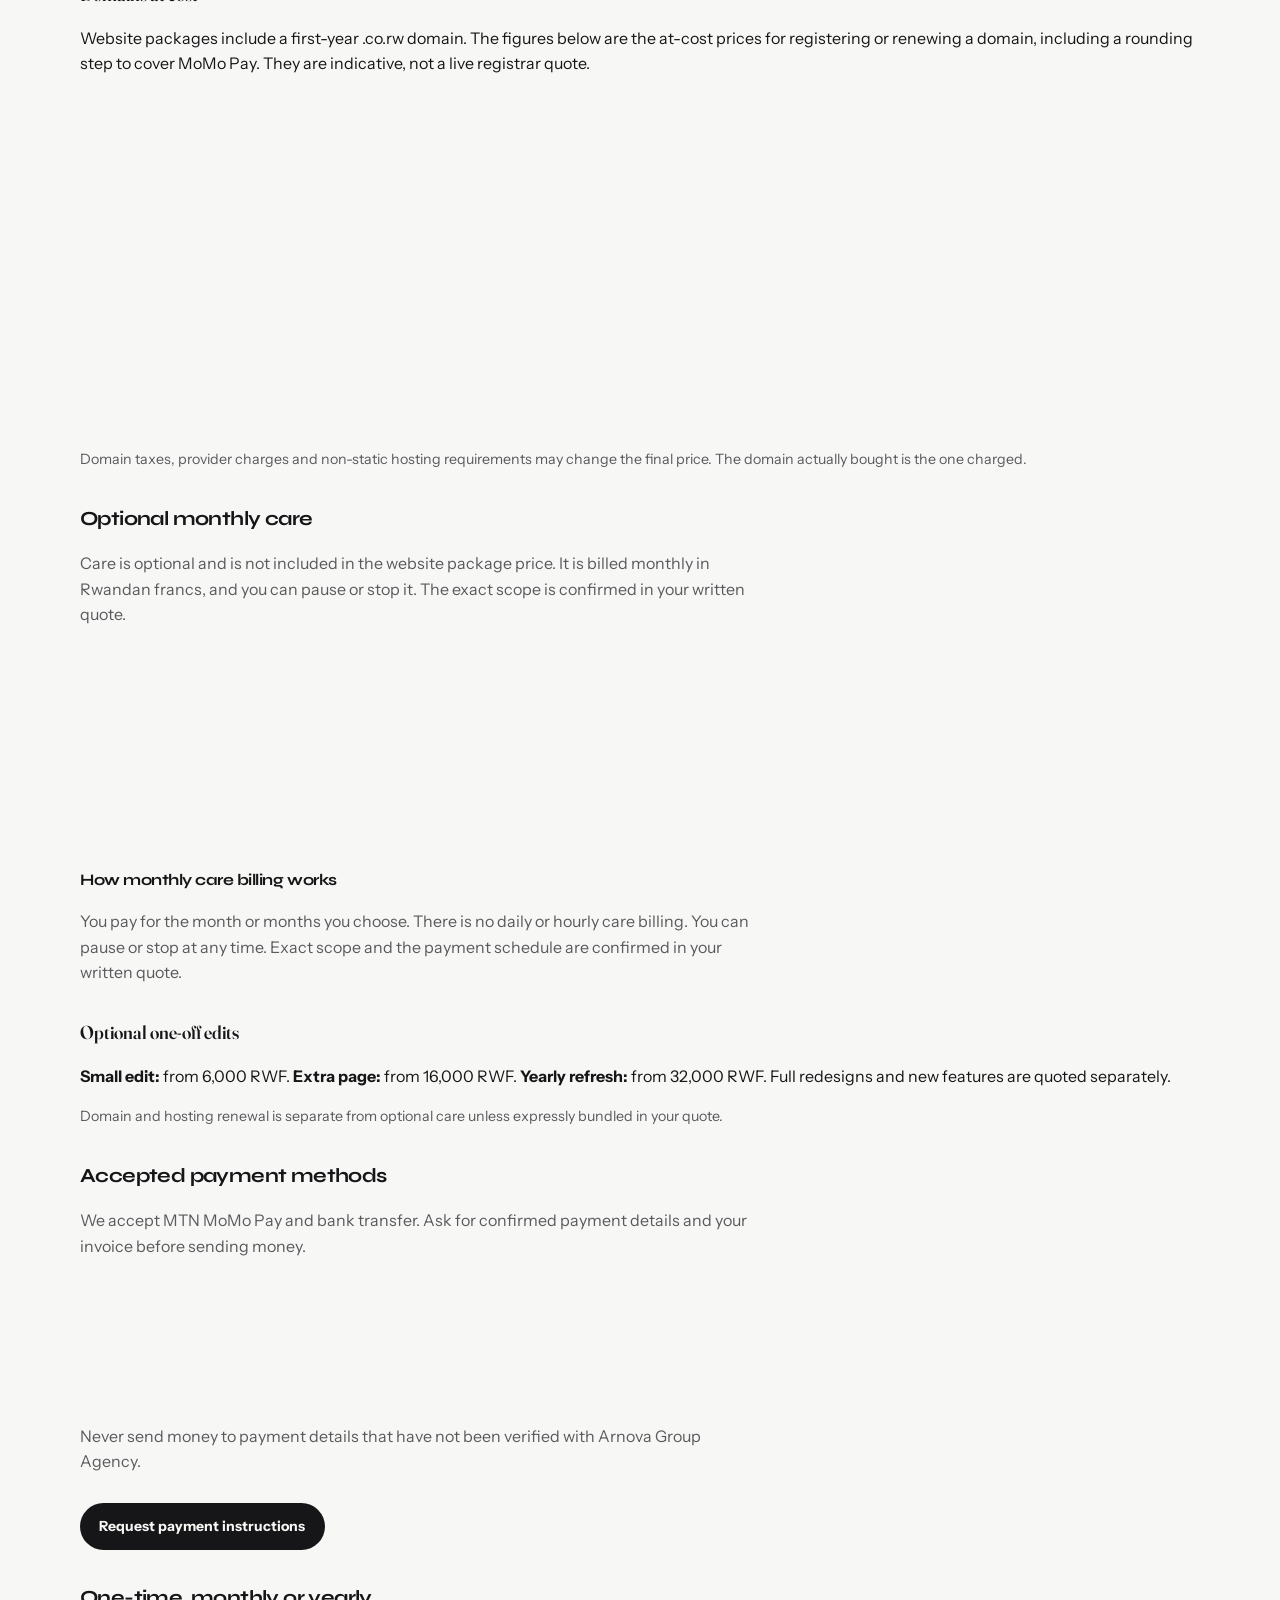
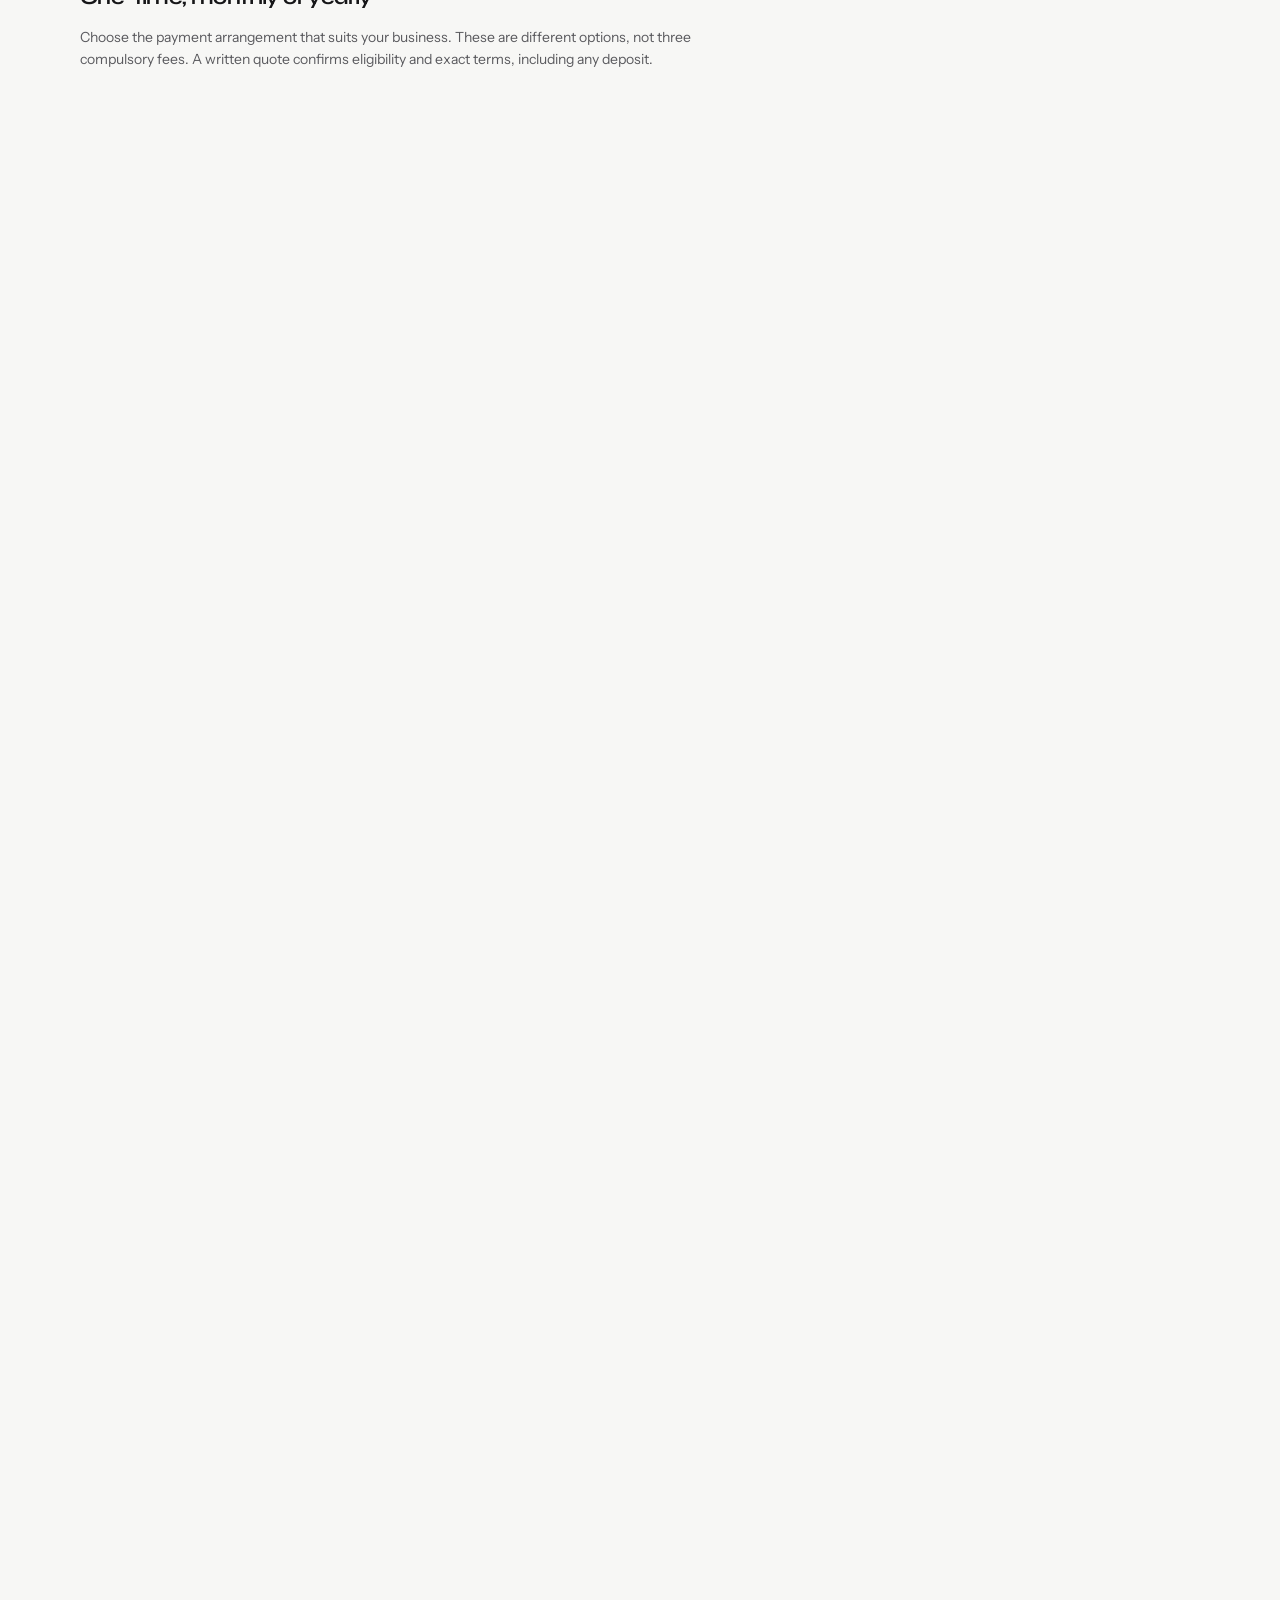
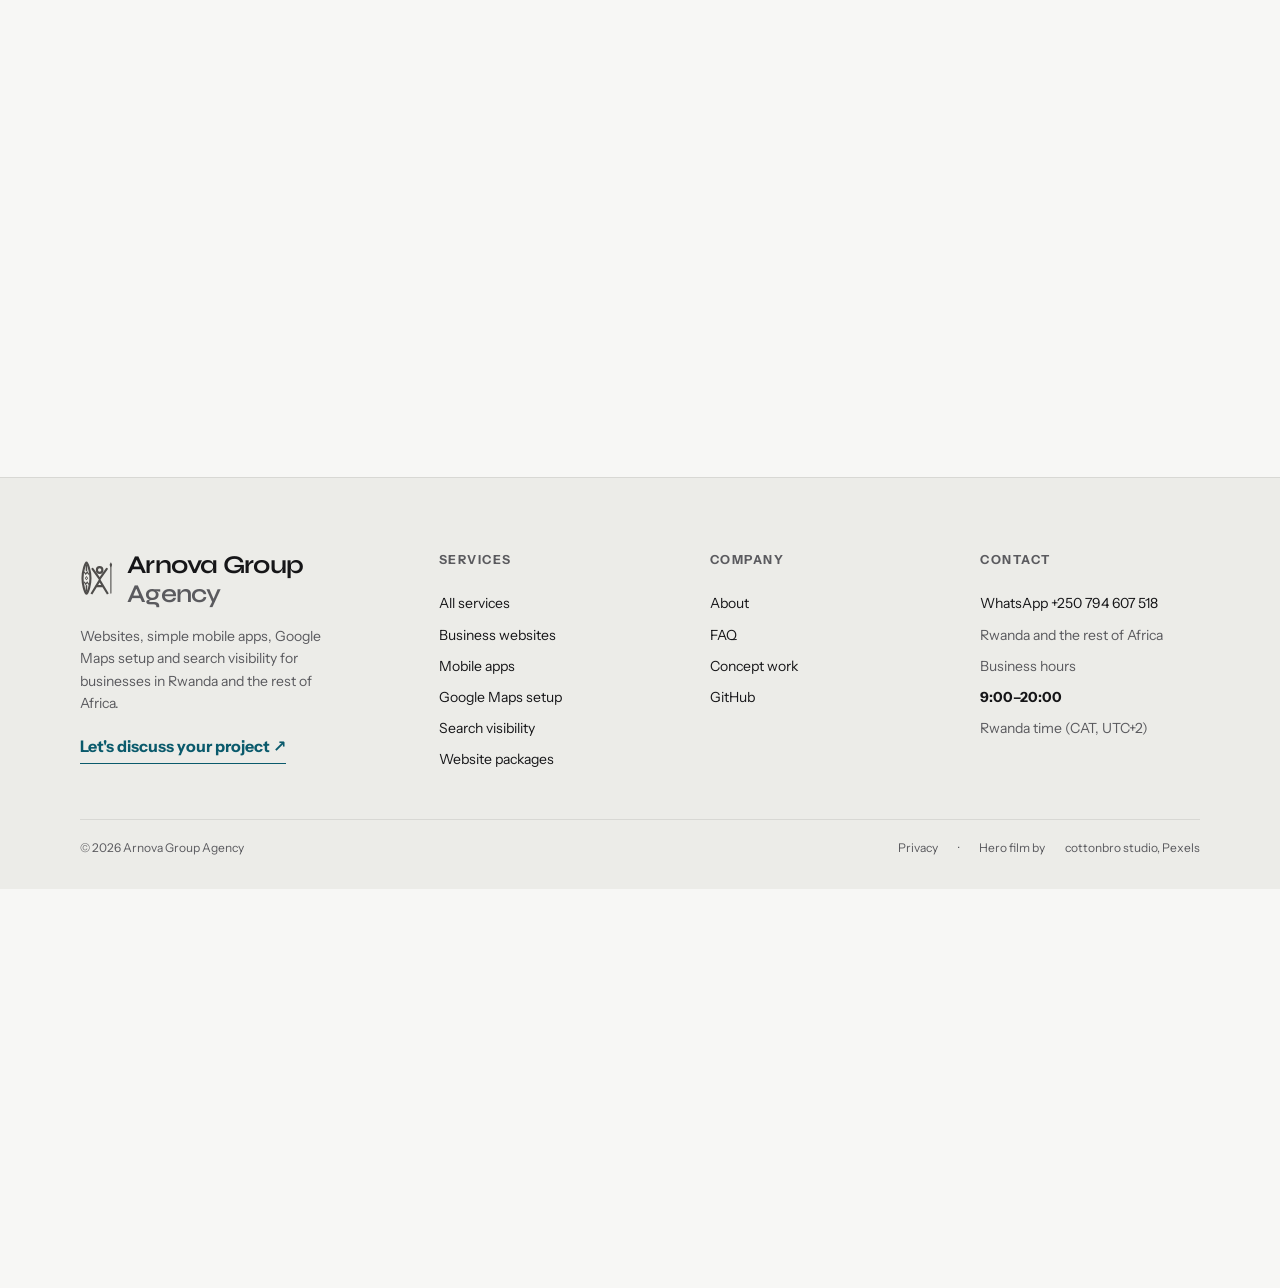
<file: concepts/117-cafe/index.html>
<!doctype html>
<html lang="en">
<head>
<meta charset="utf-8">
<meta http-equiv="Content-Security-Policy" content="default-src 'none'; img-src 'self'; form-action 'none'; object-src 'none'; base-uri 'self'; upgrade-insecure-requests">
<meta name="viewport" content="width=device-width,initial-scale=1,viewport-fit=cover">
<meta name="robots" content="noindex, follow">
<meta http-equiv="refresh" content="0; url=../../#concept-117-cafe">
<link rel="canonical" href="https://arnold-rg.github.io/arnova-group/#concept-117-cafe">
<title>117 Cafe and Restaurant concept | Arnova Group Agency</title>
<link rel="icon" href="../../logo.svg">
</head>
<body>
<p>This concept now lives in the home-page gallery. <a href="../../#concept-117-cafe">View the concept on the home page</a>.</p>
</body>
</html>
</file>
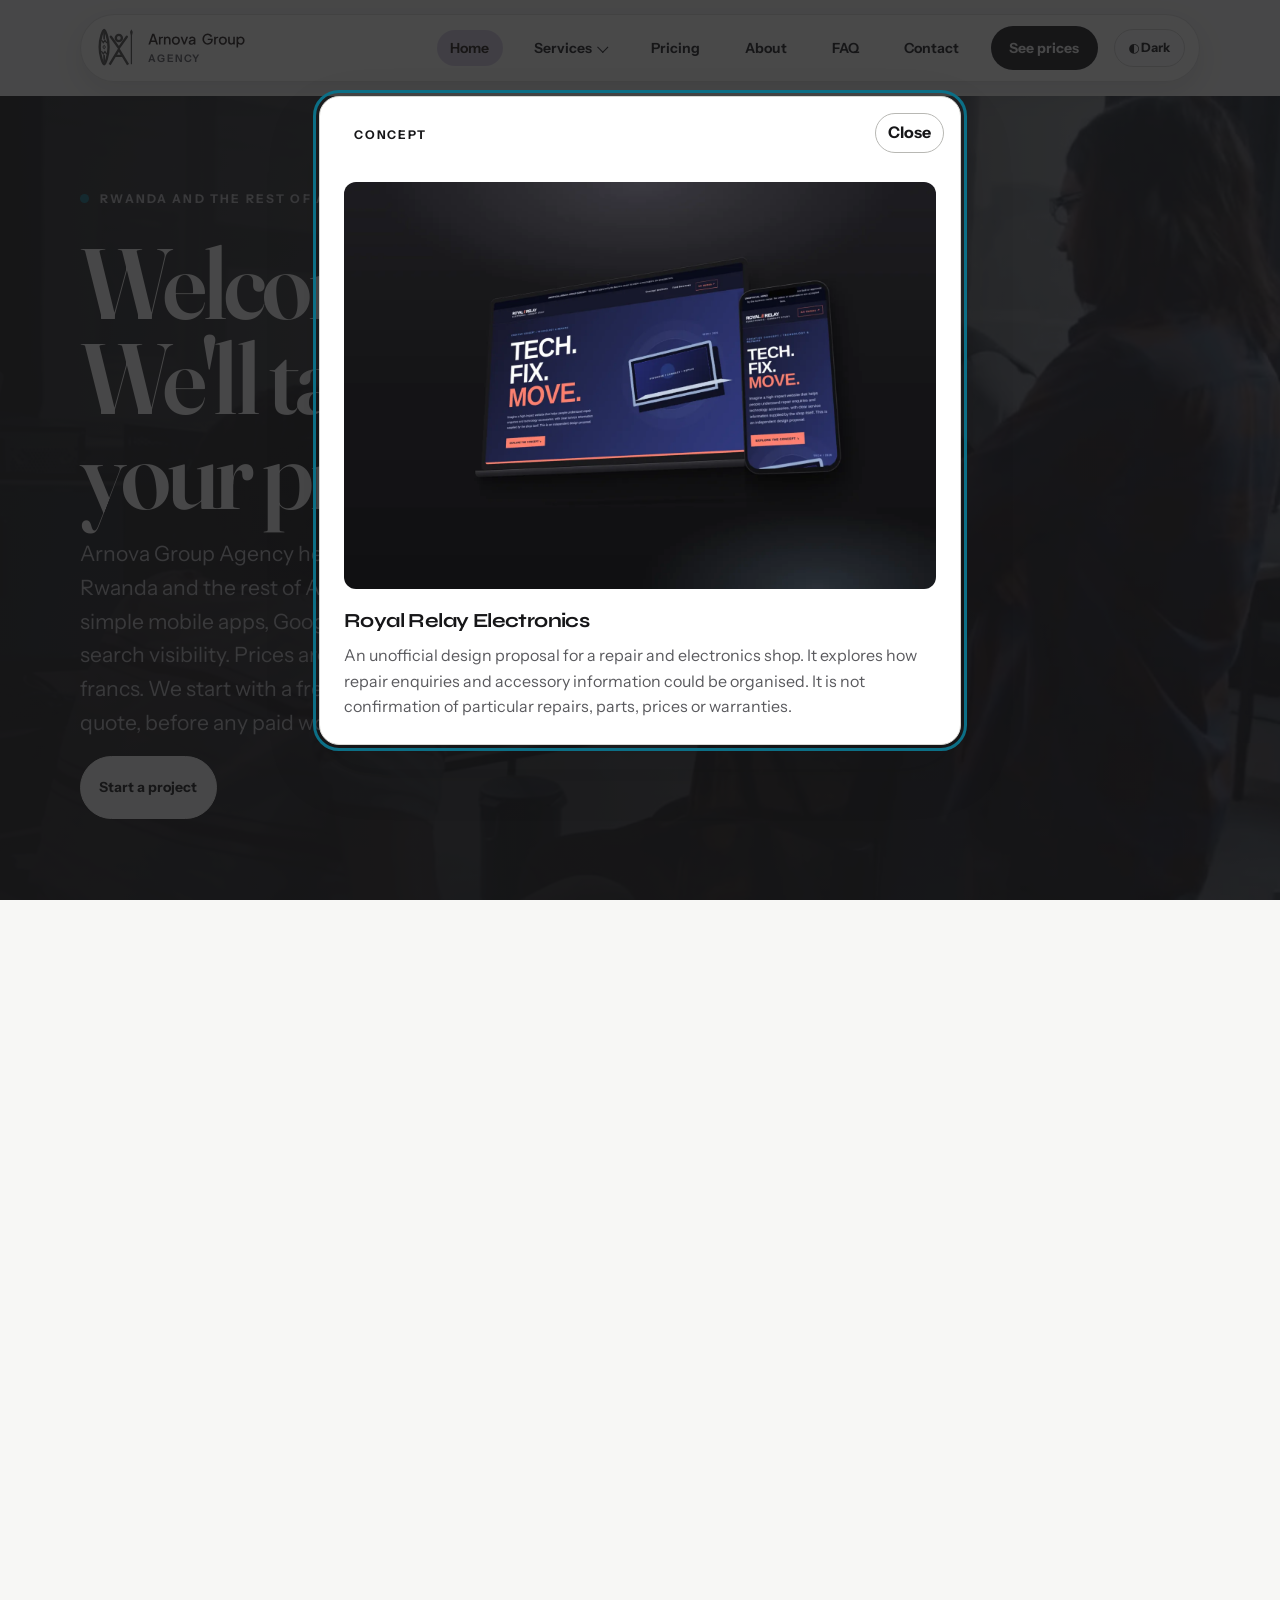
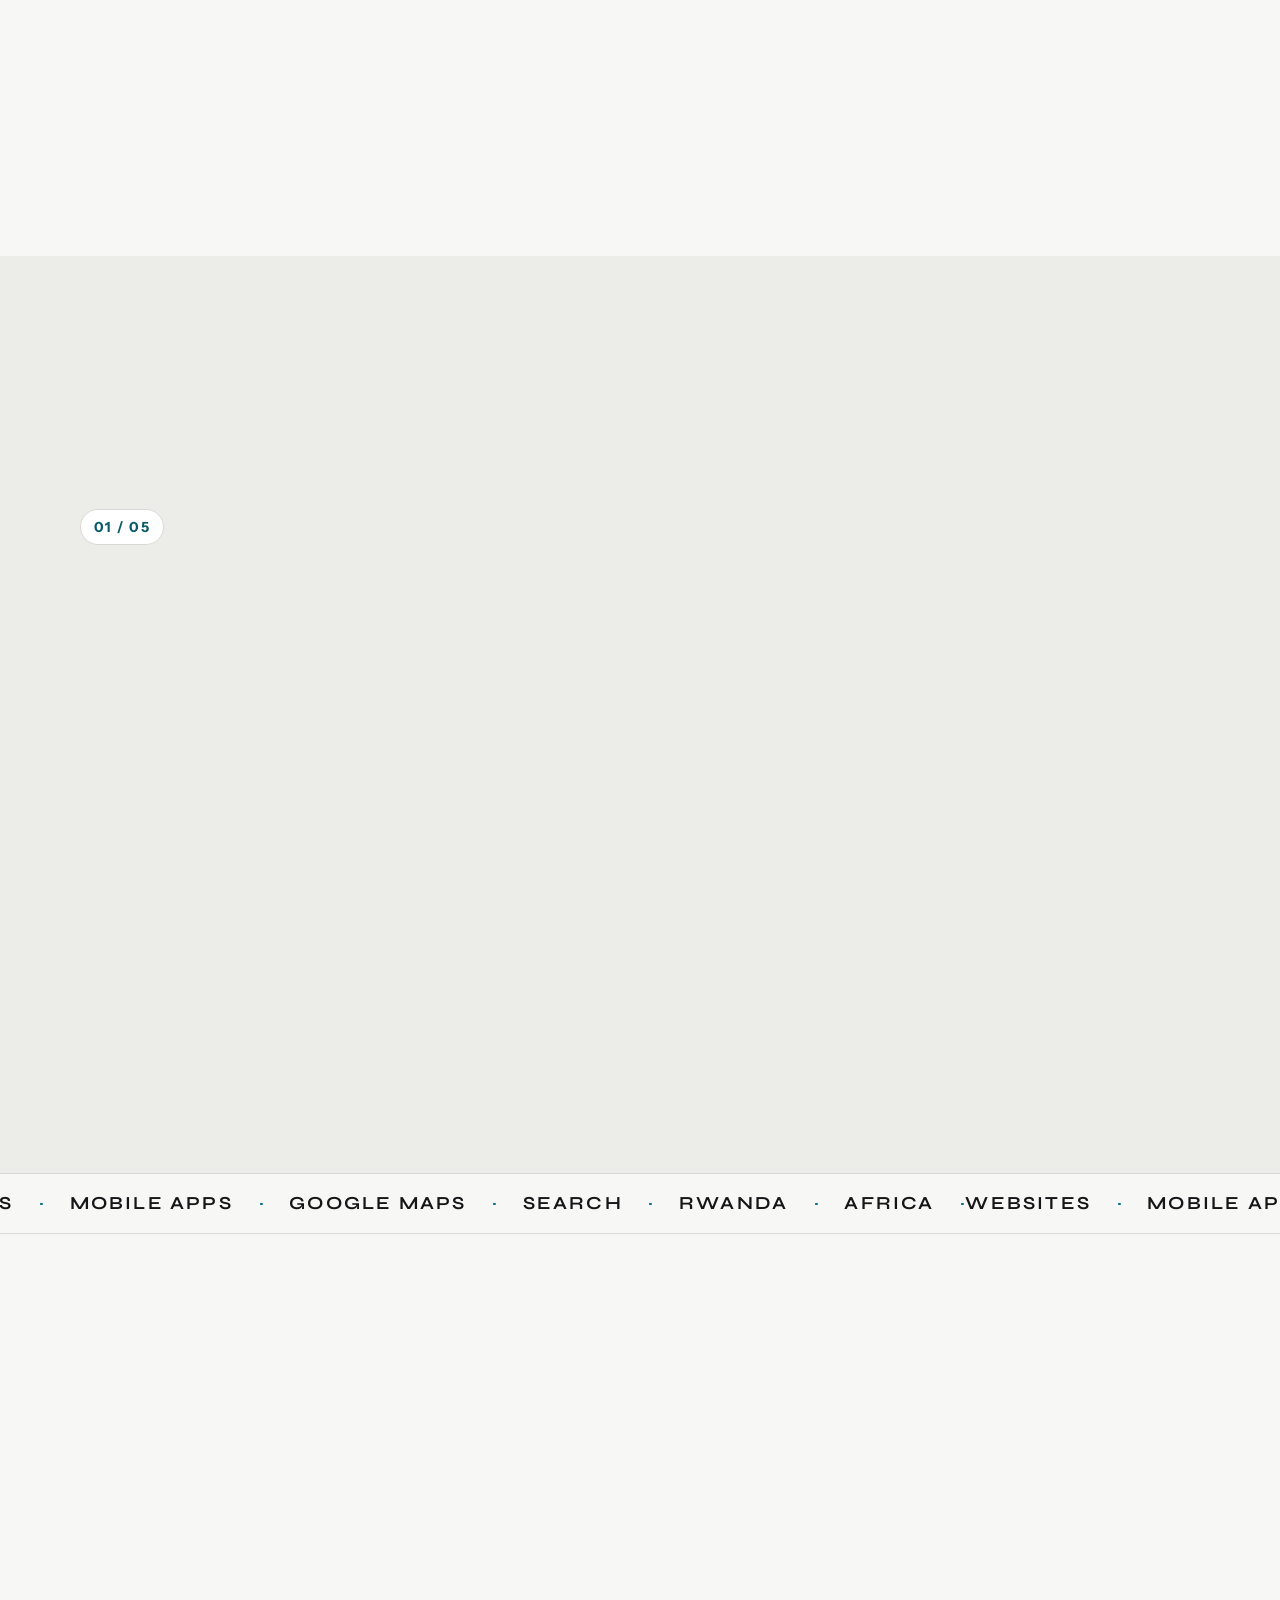
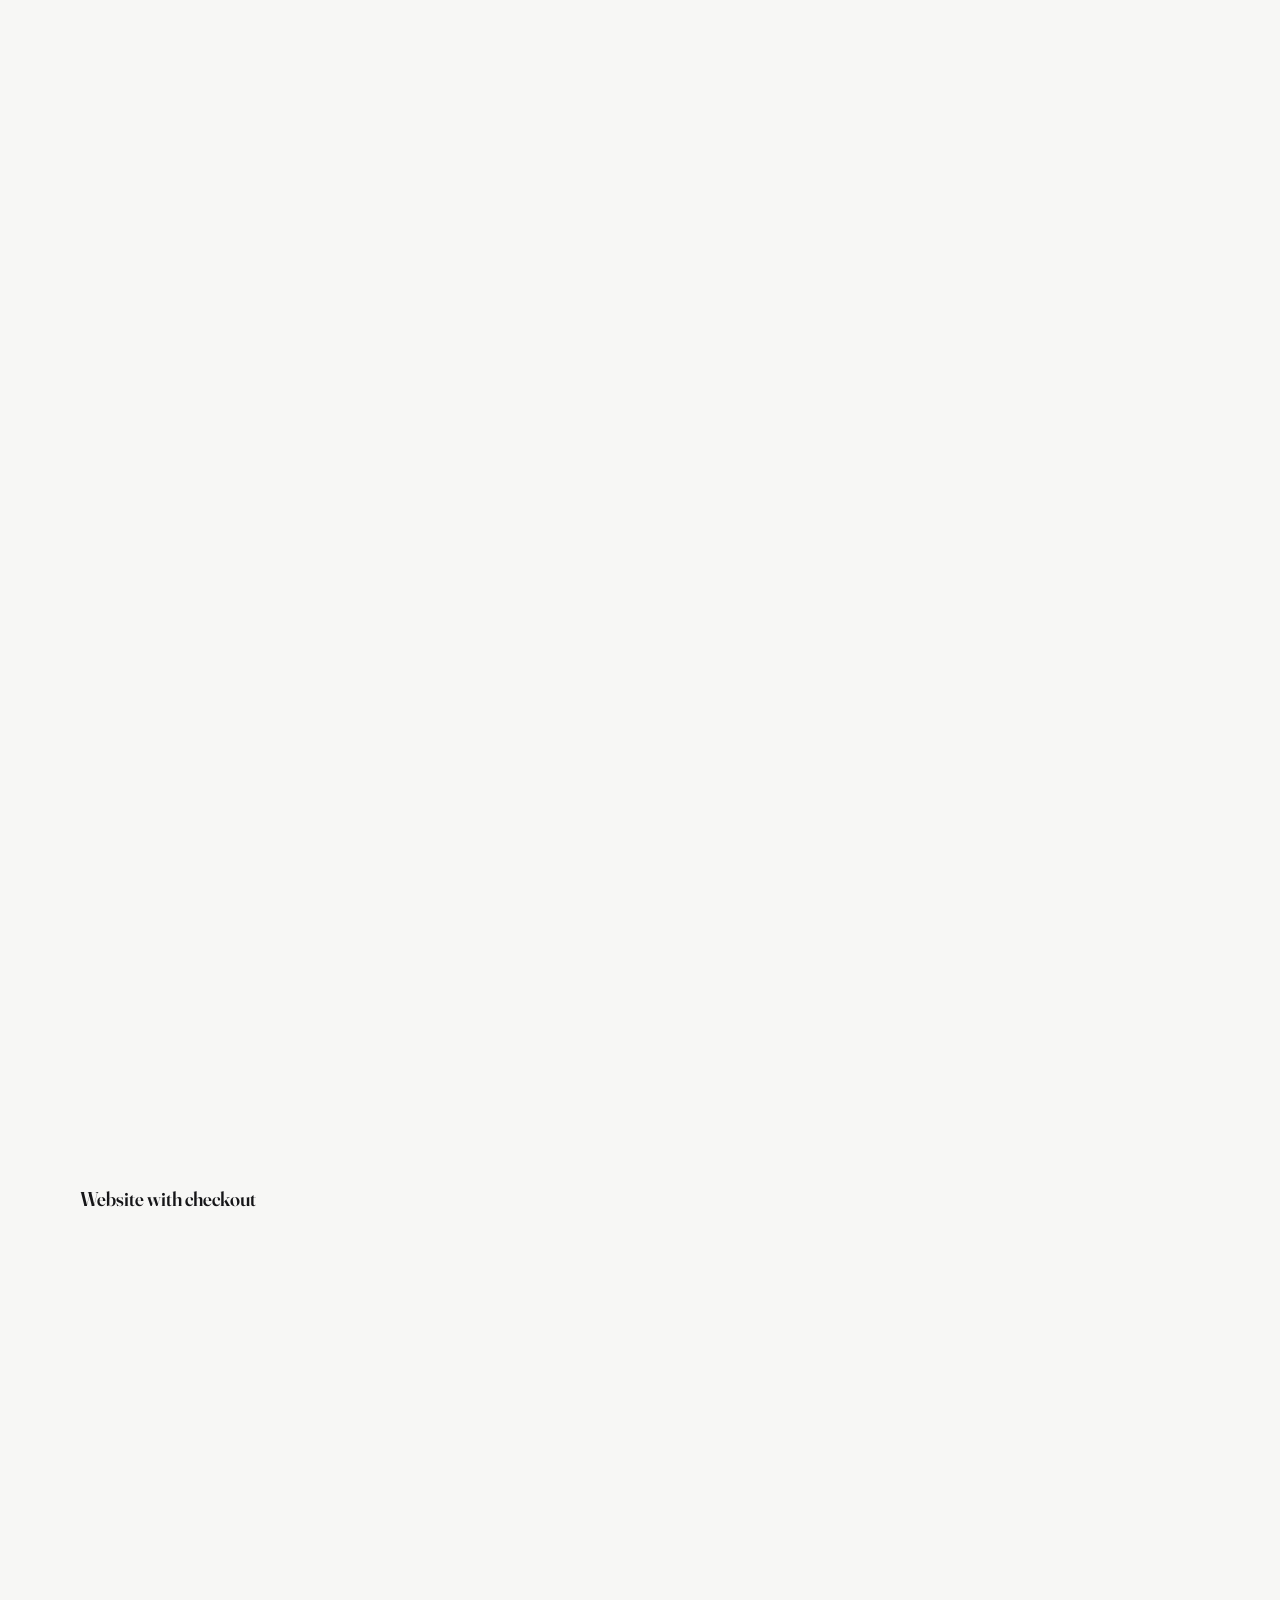
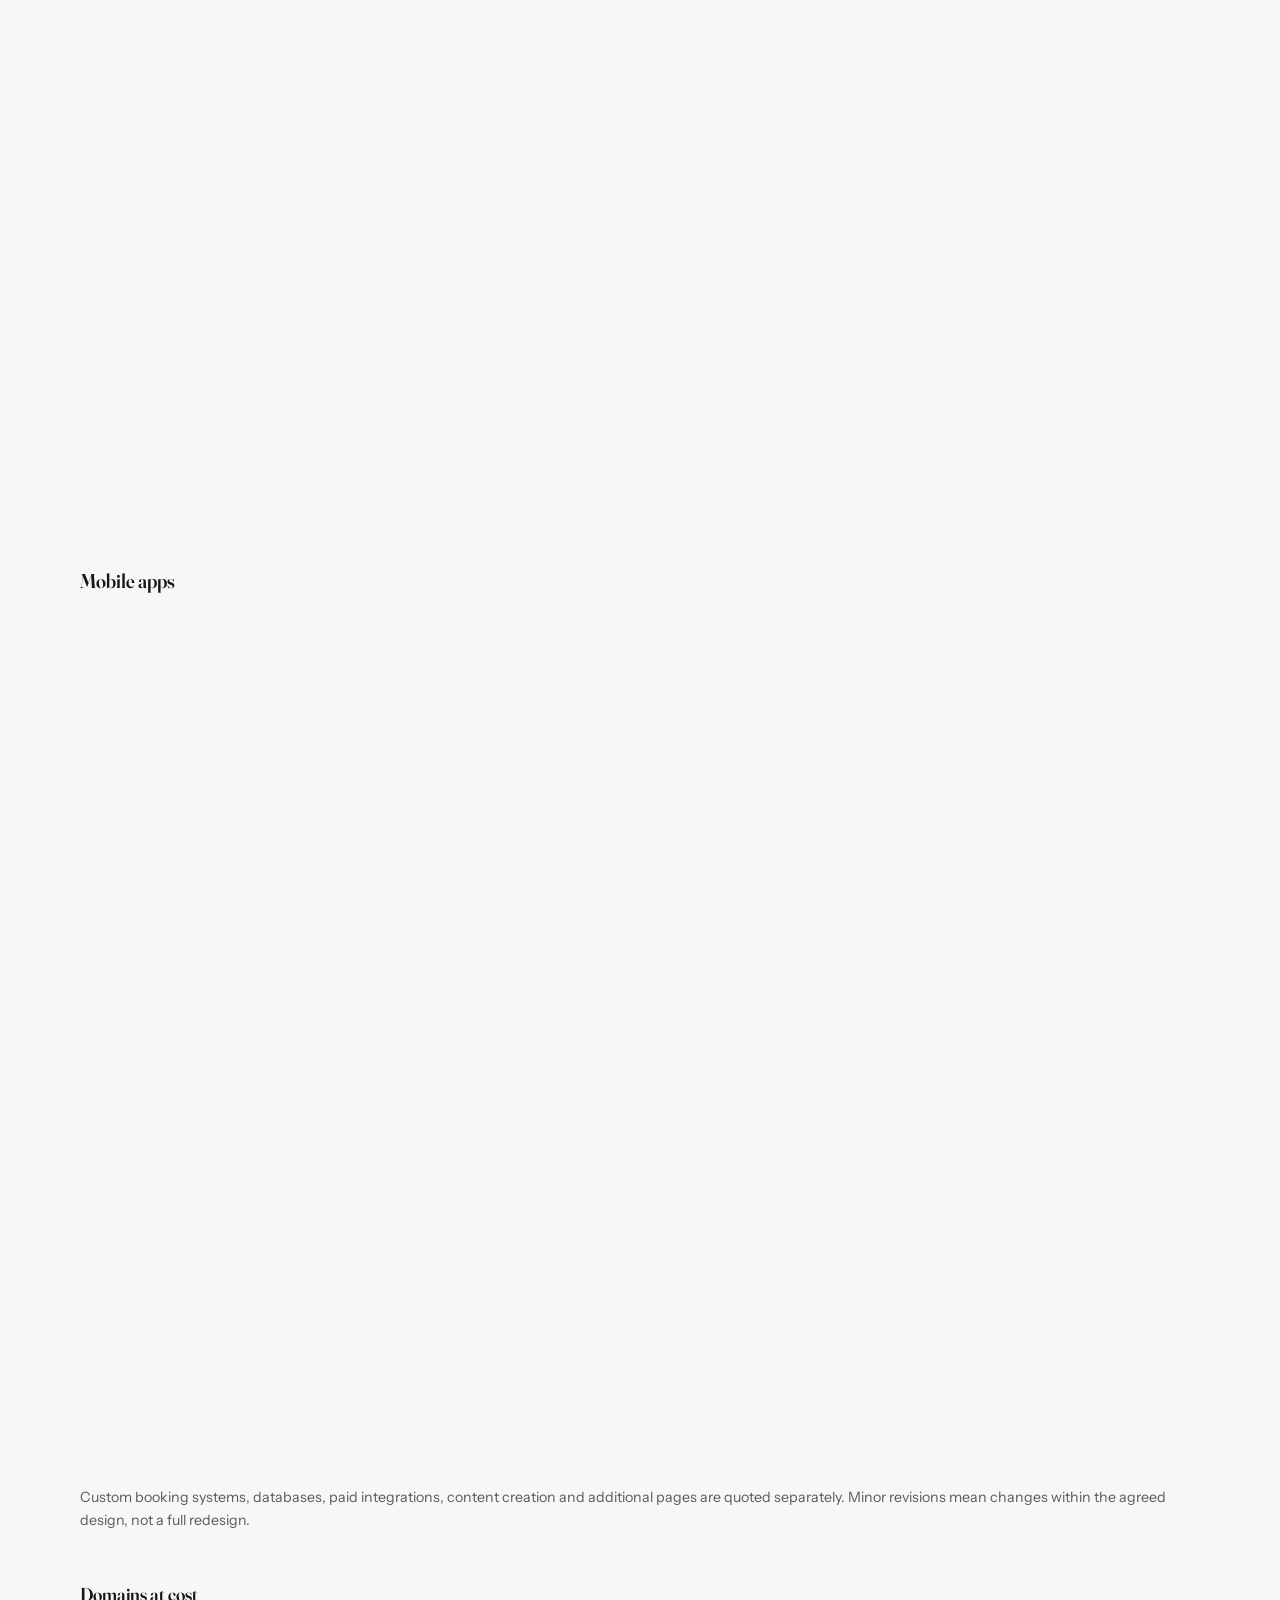
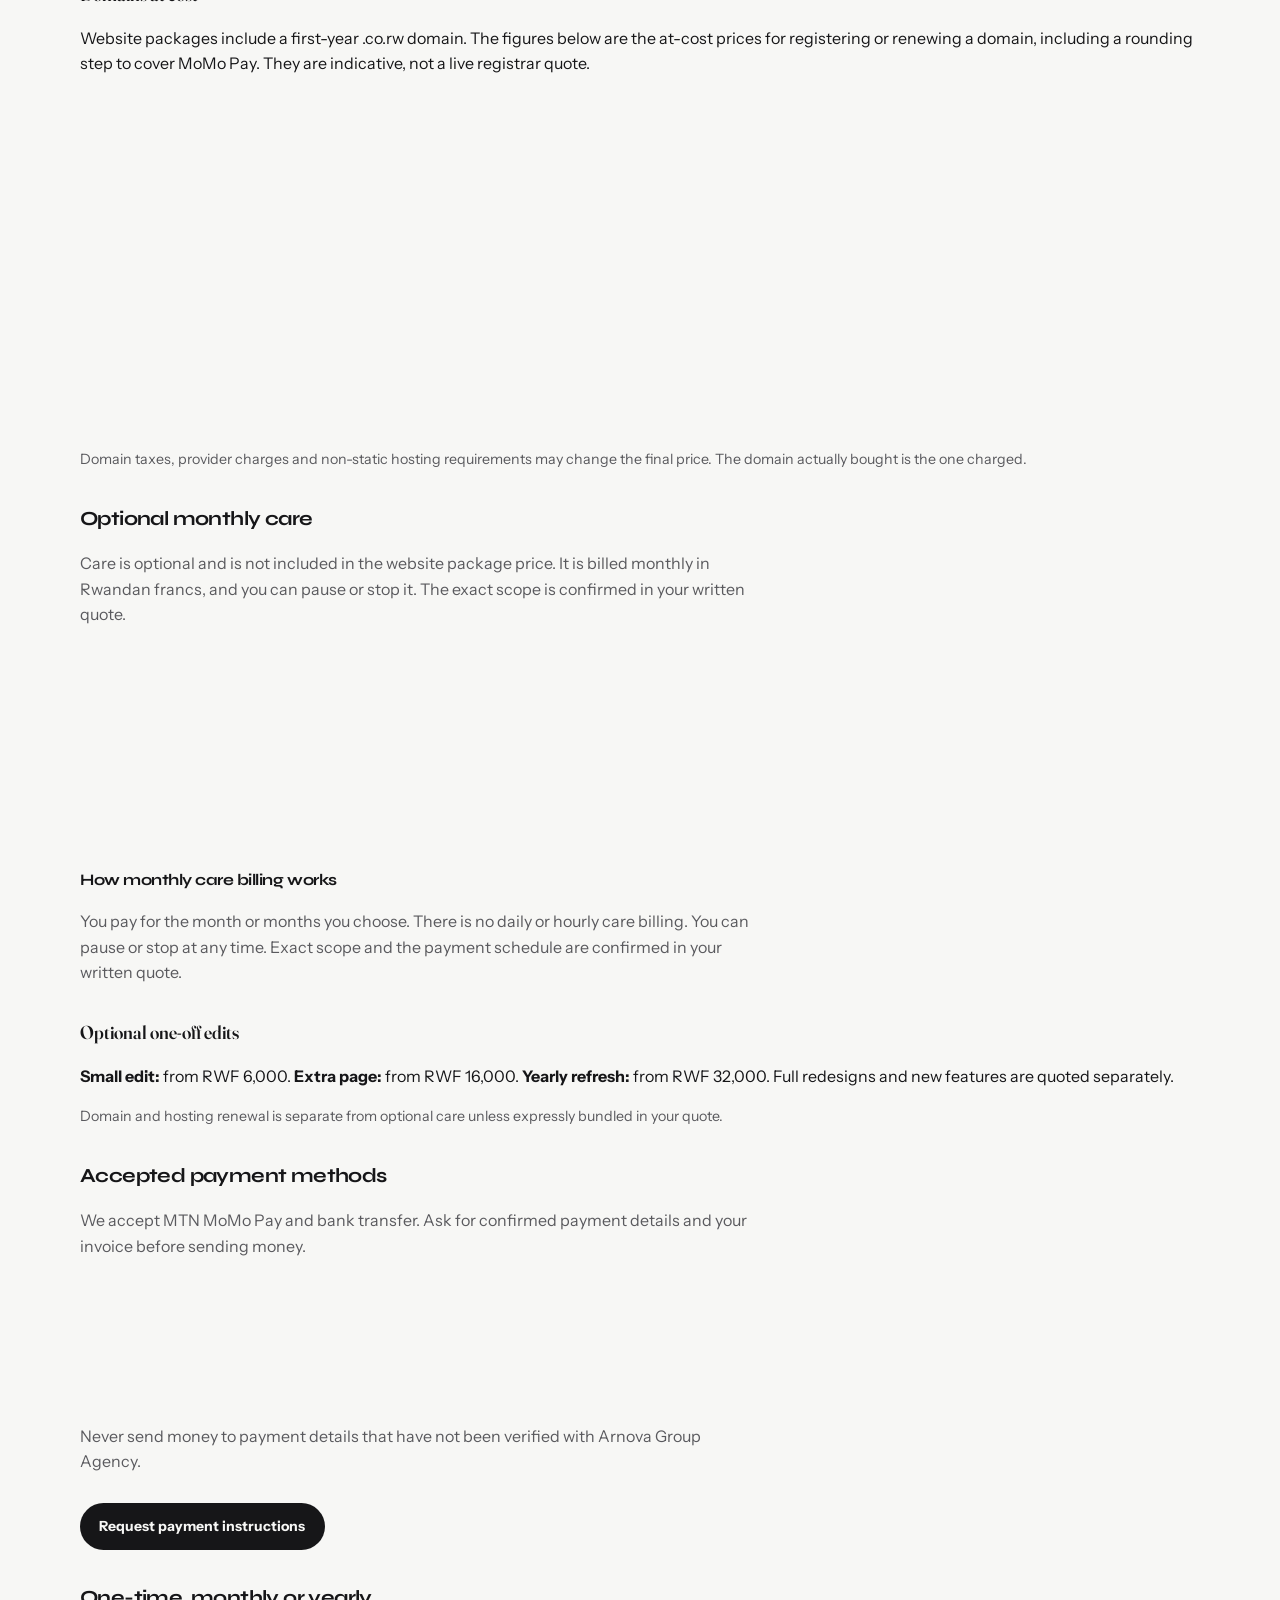
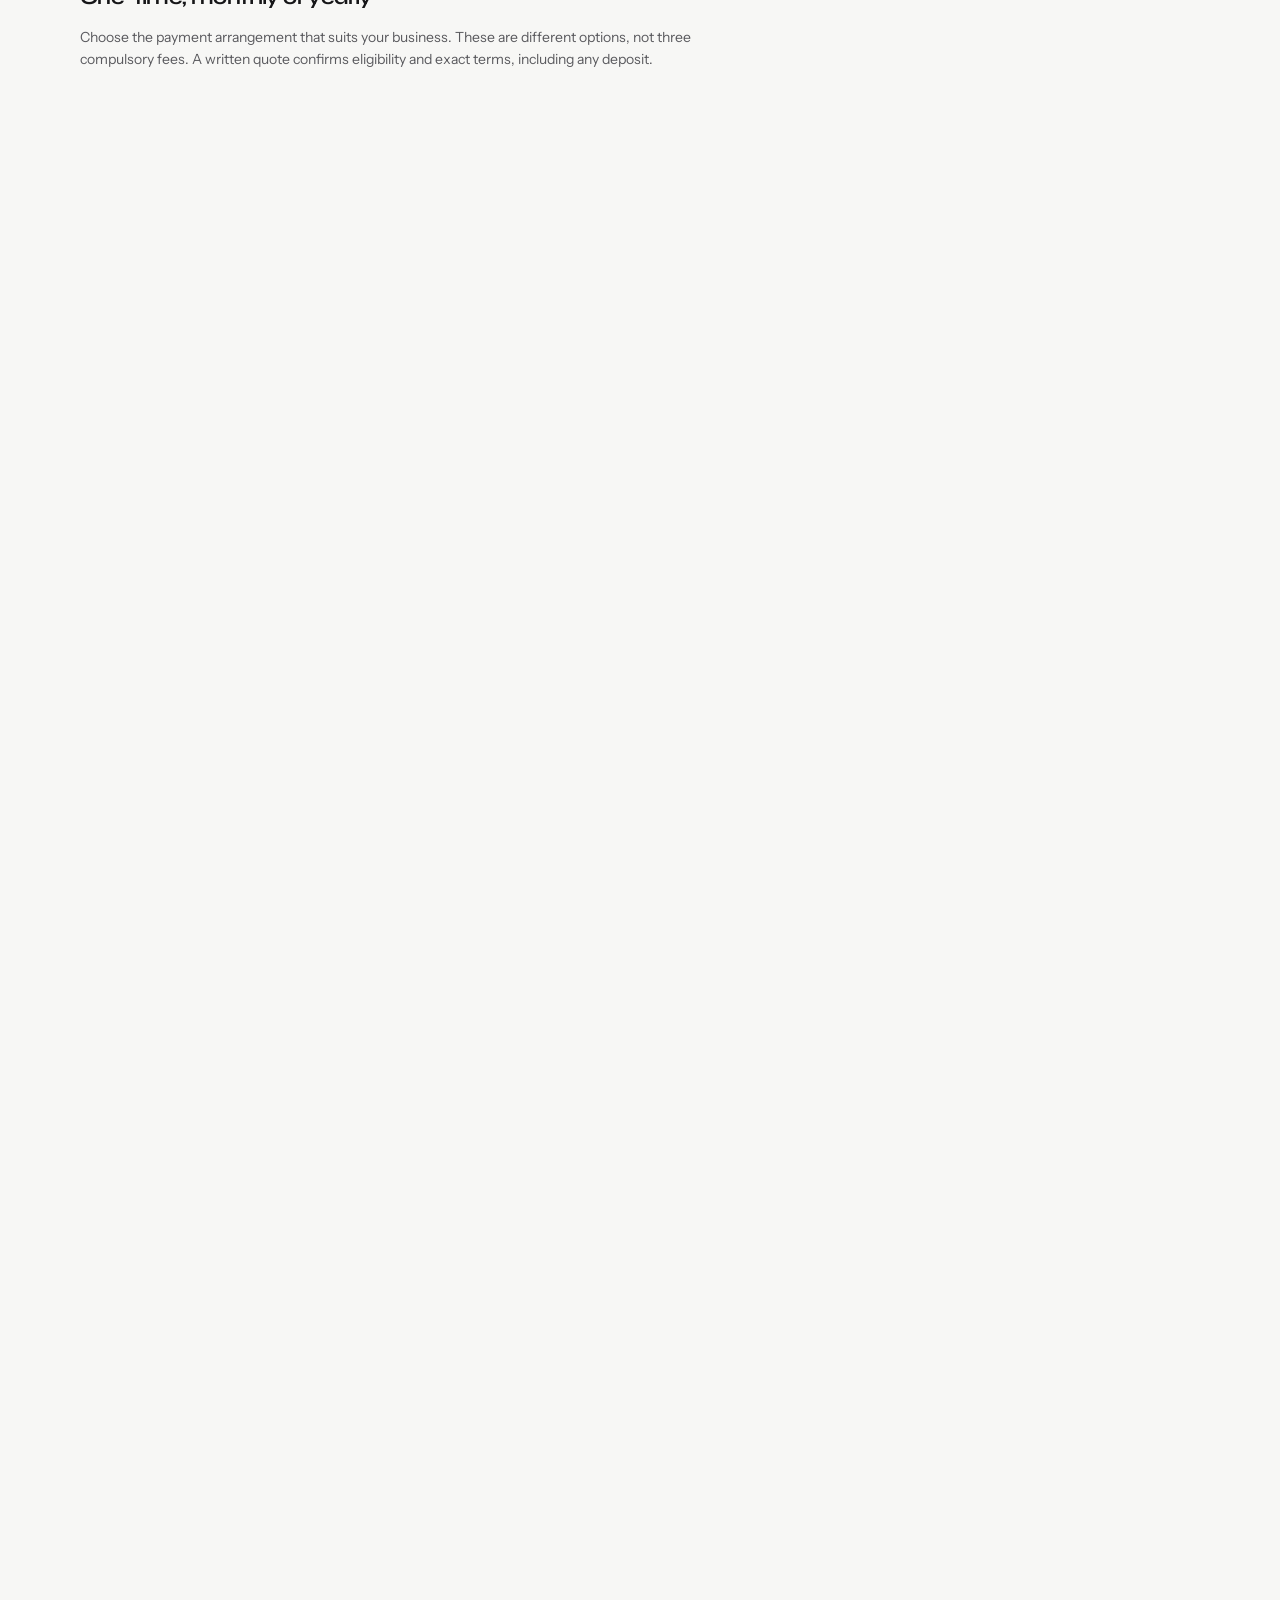
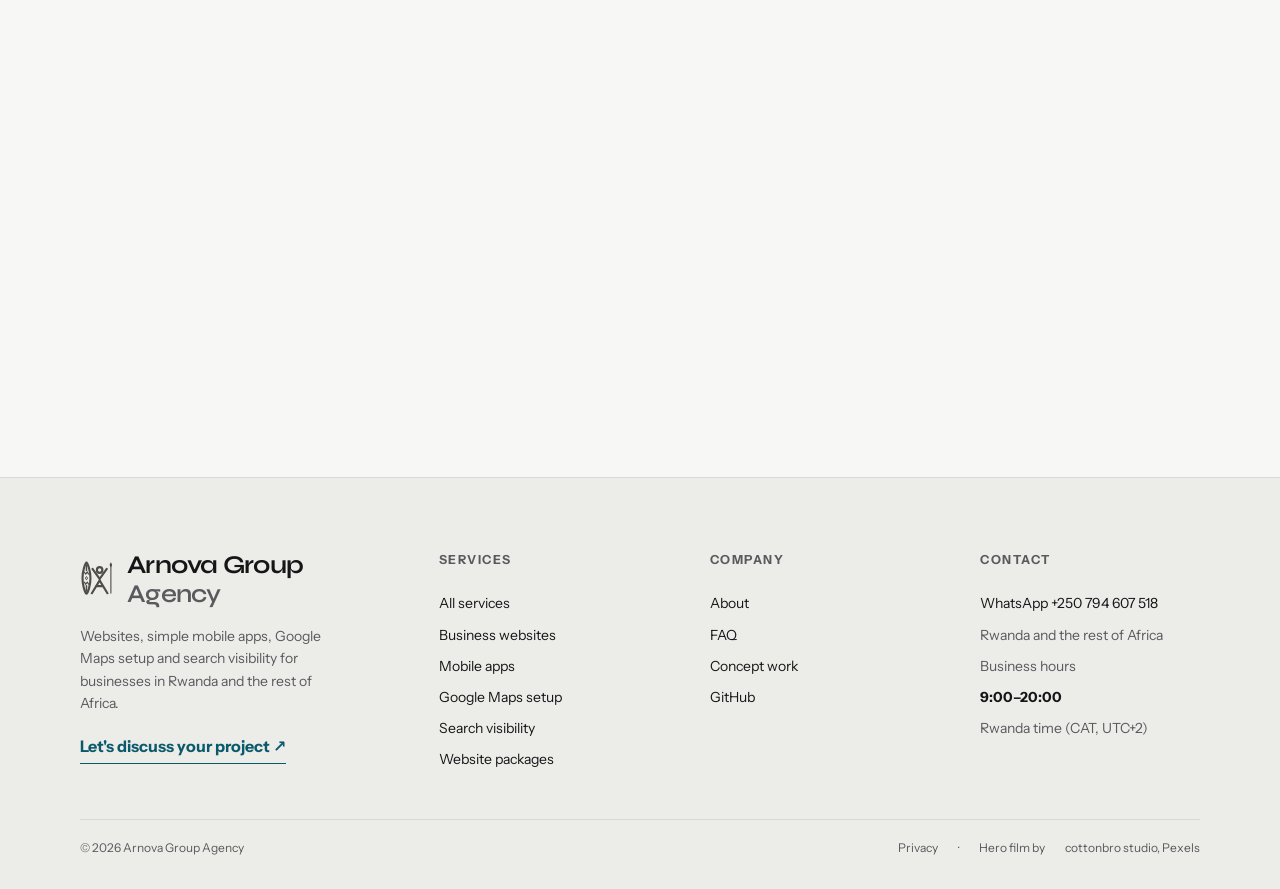
<file: concepts/royal-relay-electronics/index.html>
<!doctype html>
<html lang="en">
<head>
<meta charset="utf-8">
<meta http-equiv="Content-Security-Policy" content="default-src 'none'; img-src 'self'; form-action 'none'; object-src 'none'; base-uri 'self'; upgrade-insecure-requests">
<meta name="viewport" content="width=device-width,initial-scale=1,viewport-fit=cover">
<meta name="robots" content="noindex, follow">
<meta http-equiv="refresh" content="0; url=../../#concept-royal-relay-electronics">
<link rel="canonical" href="https://arnold-rg.github.io/arnova-group/#concept-royal-relay-electronics">
<title>Royal Relay Electronics concept | Arnova Group Agency</title>
<link rel="icon" href="../../logo.svg">
</head>
<body>
<p>This concept now lives in the home-page gallery. <a href="../../#concept-royal-relay-electronics">View the concept on the home page</a>.</p>
</body>
</html>
</file>
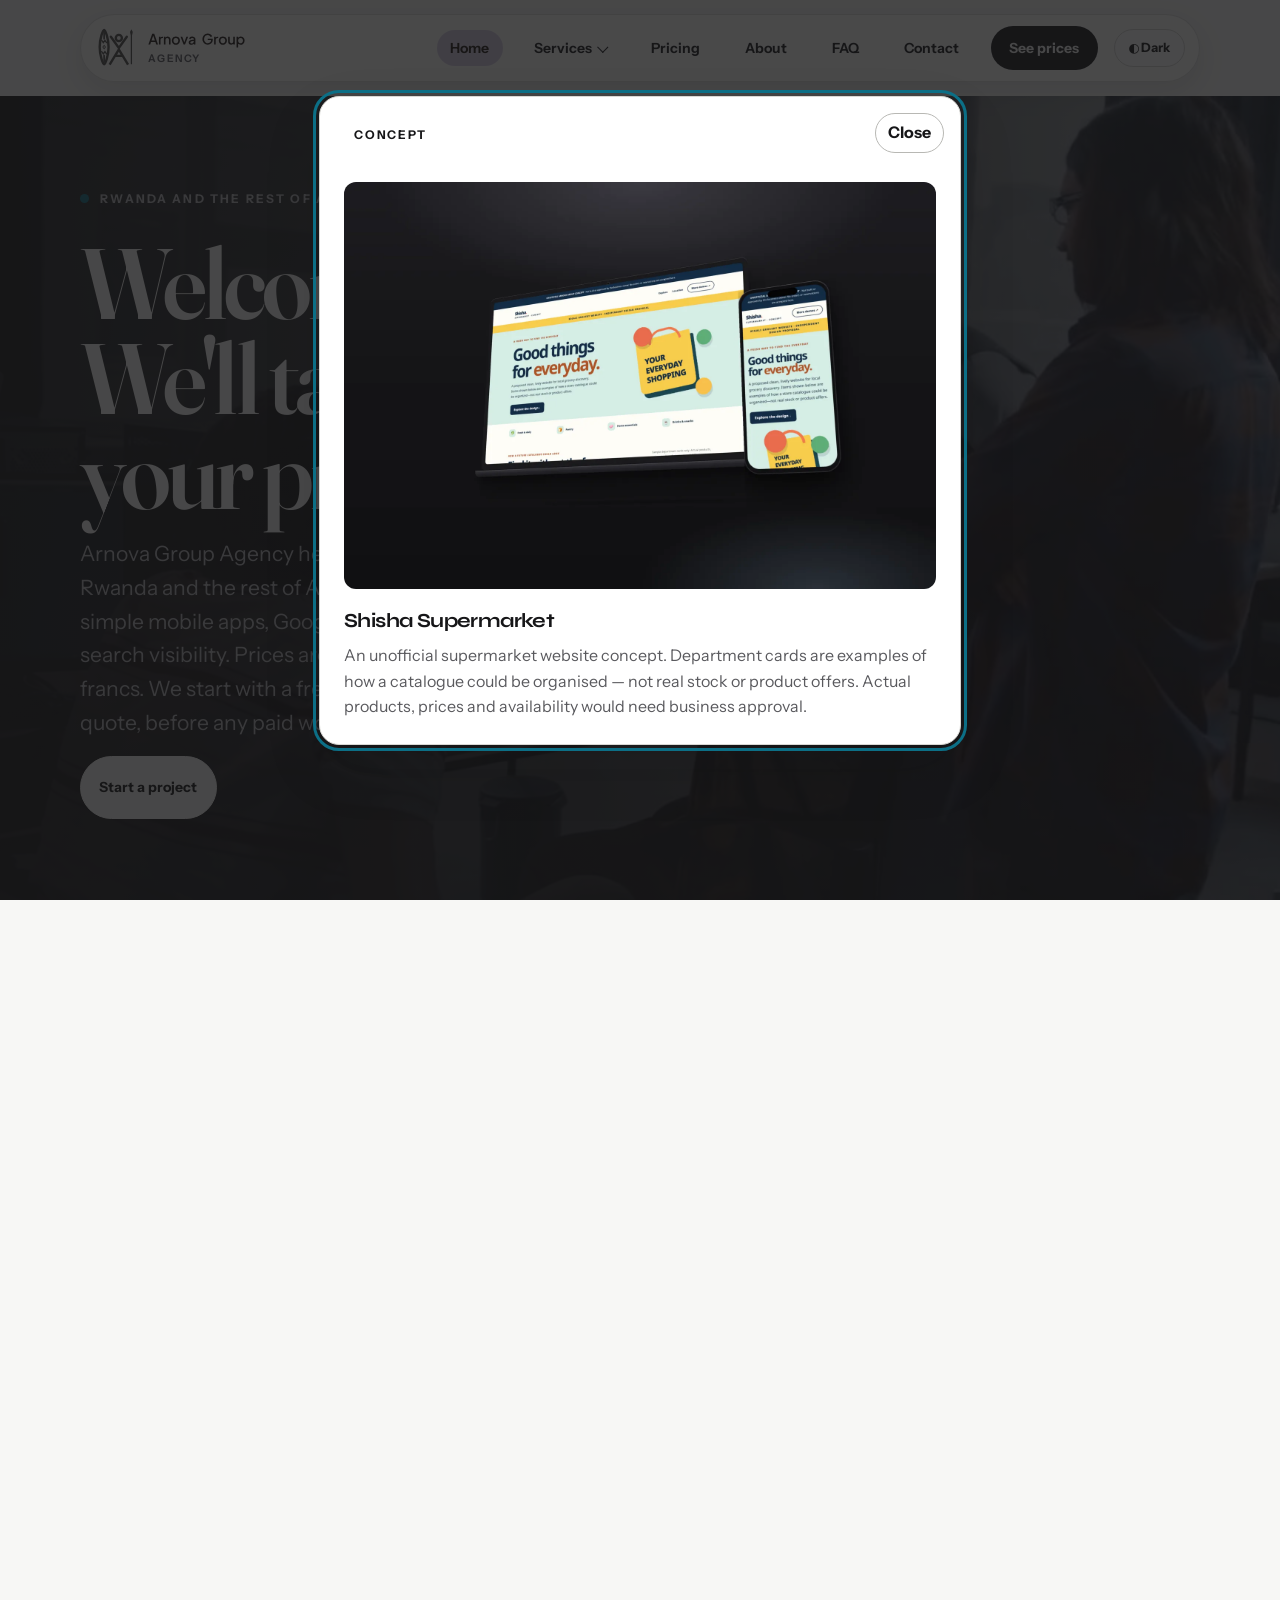
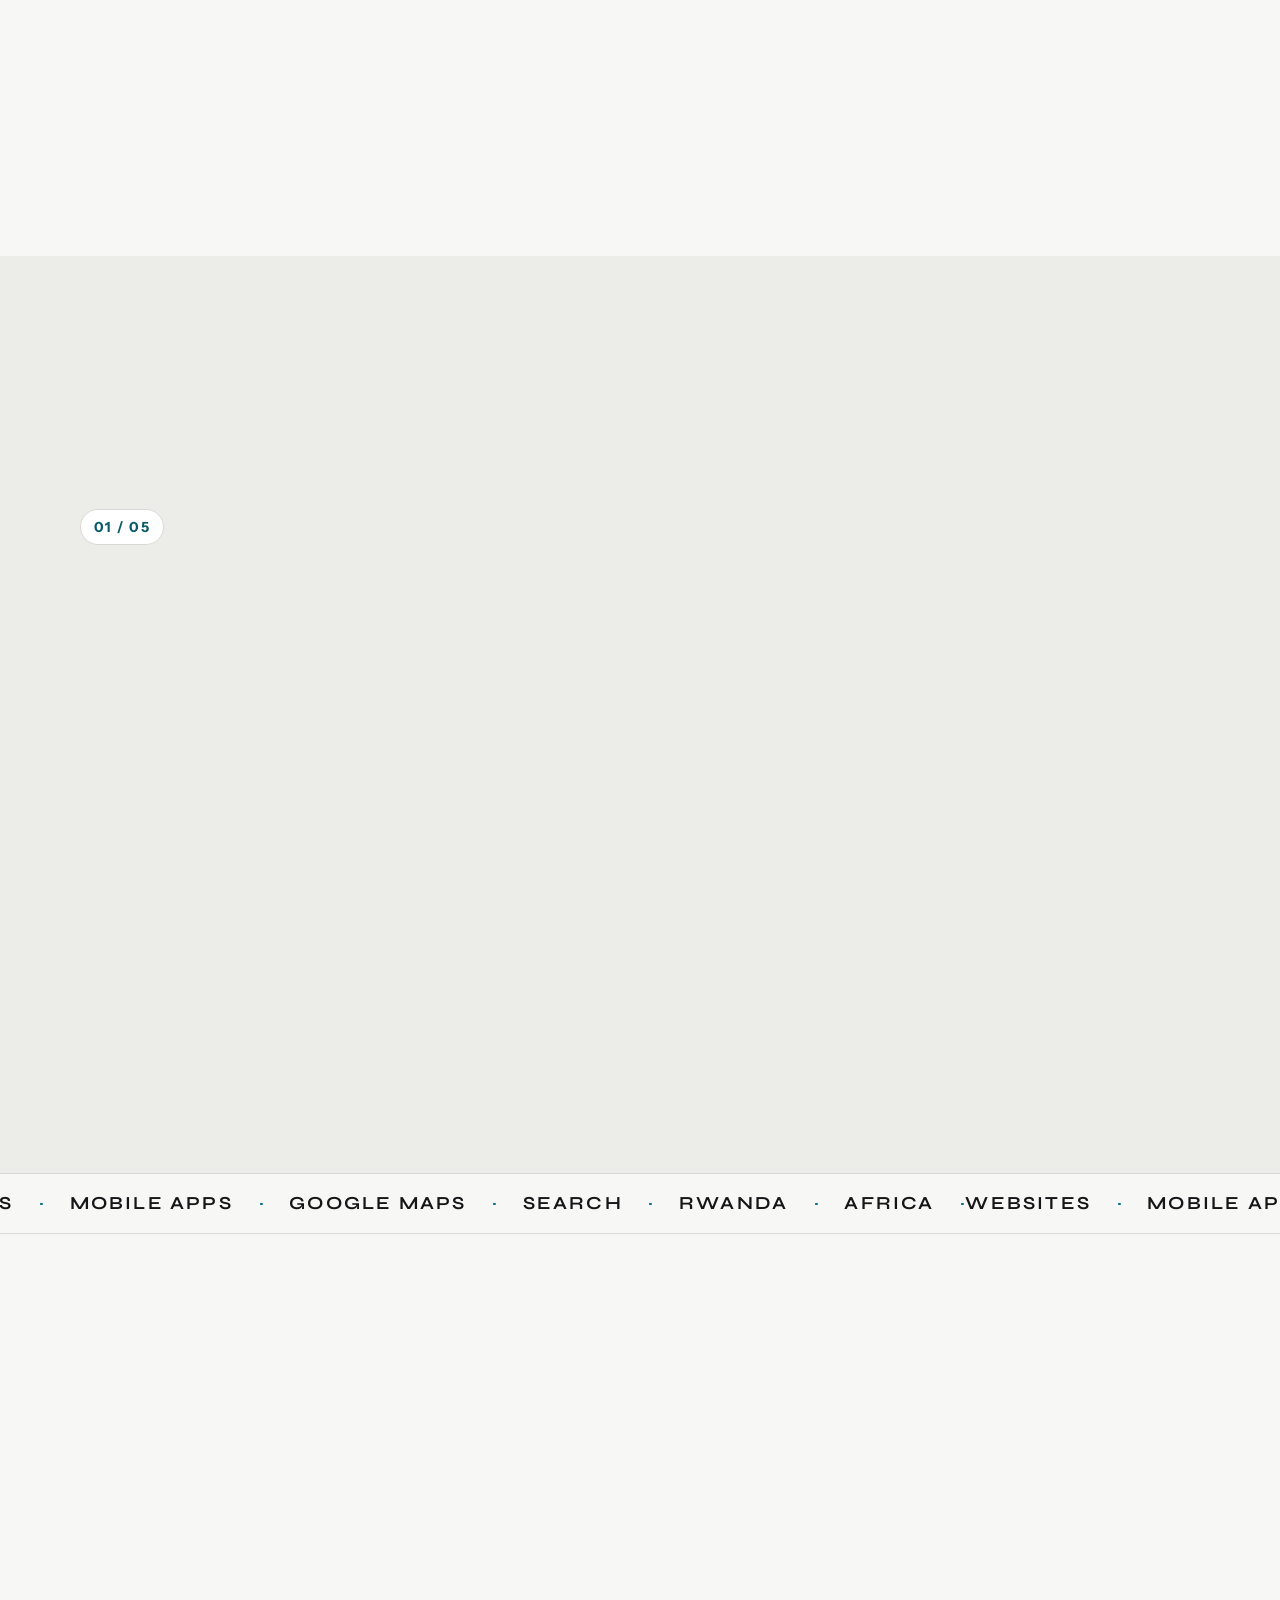
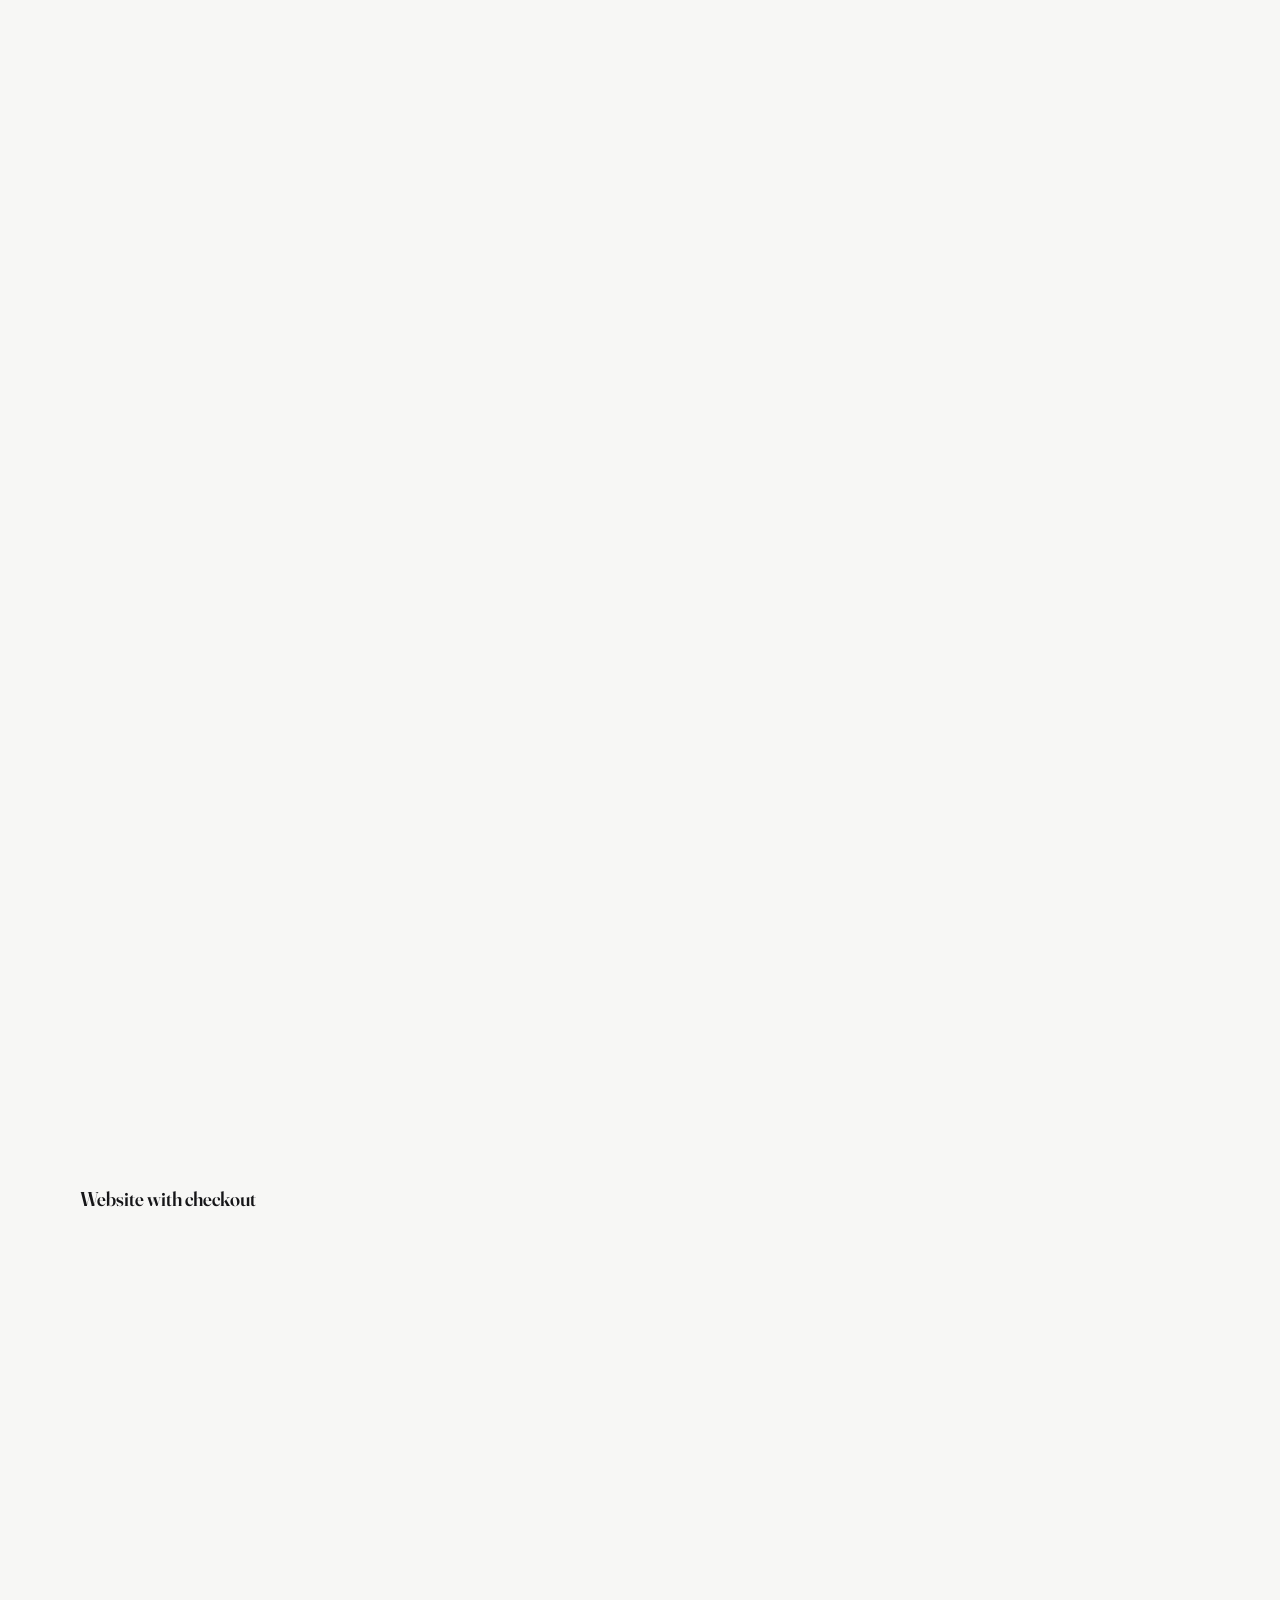
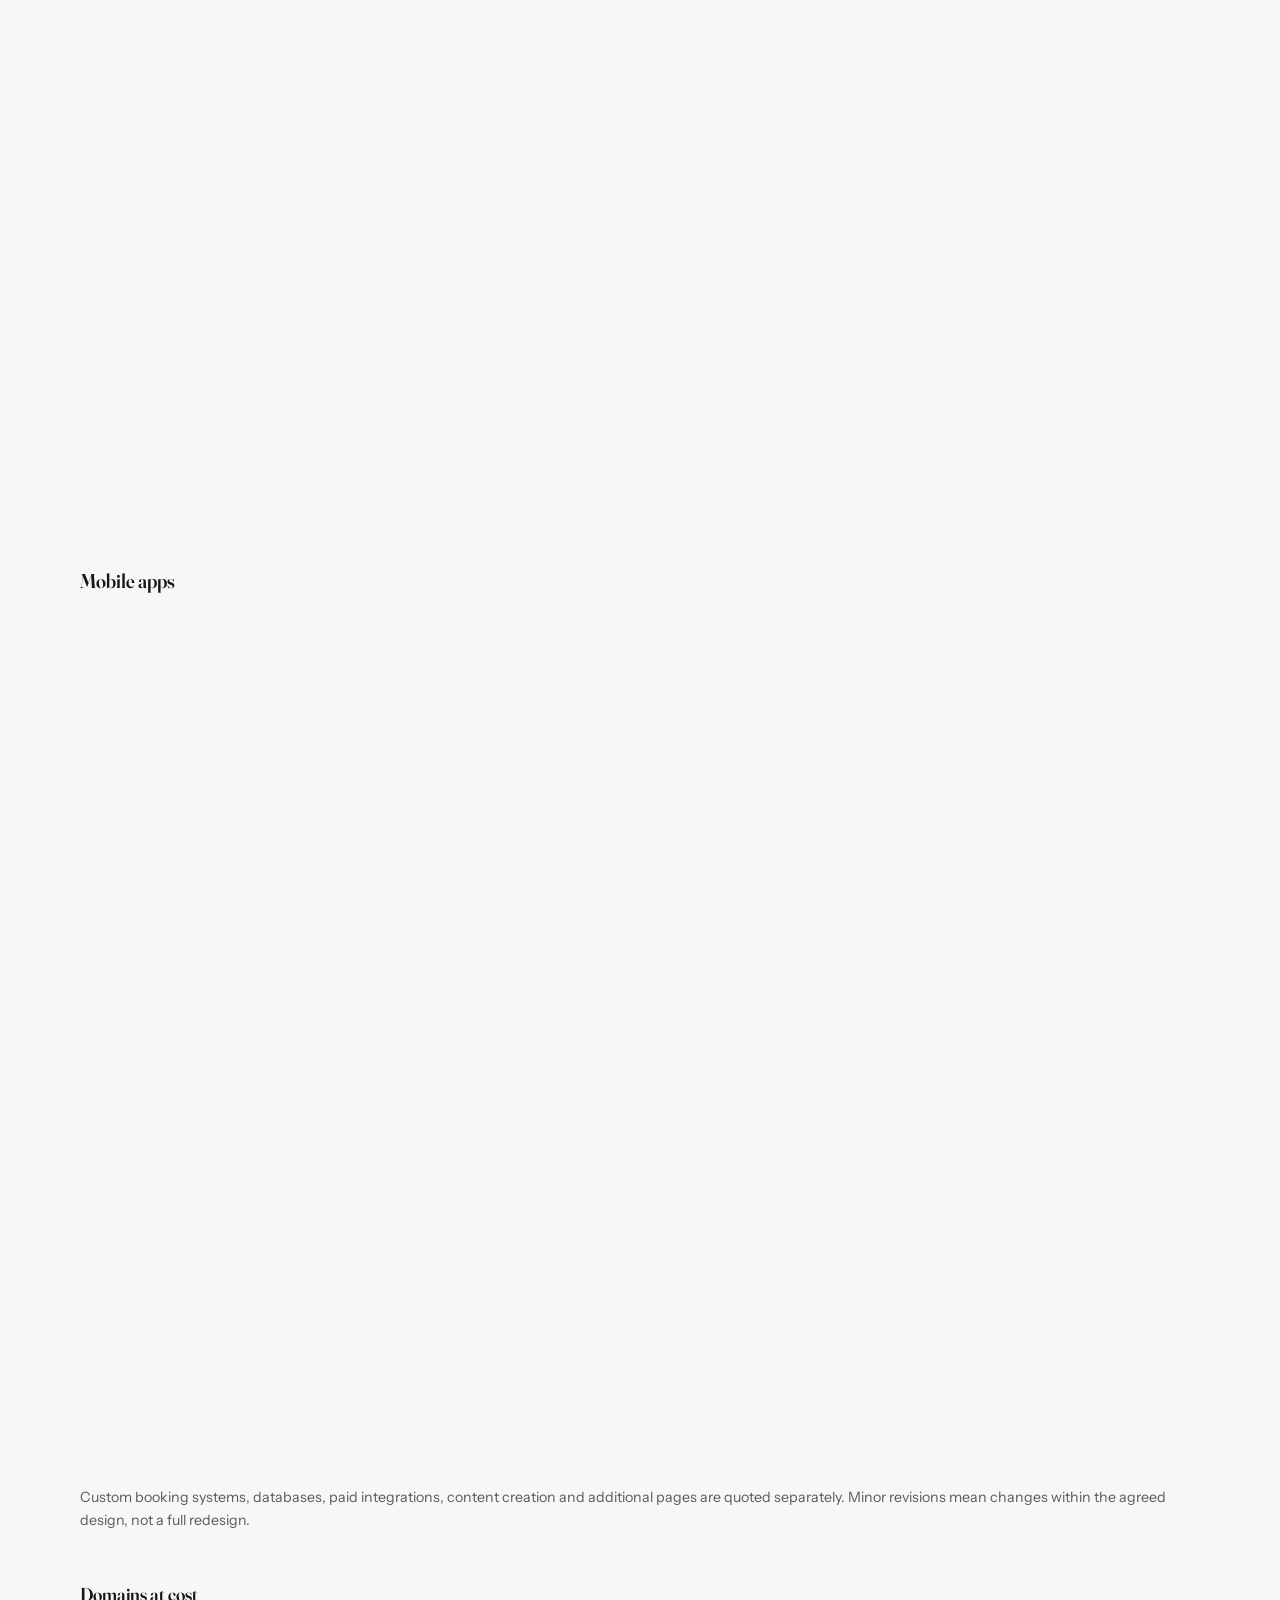
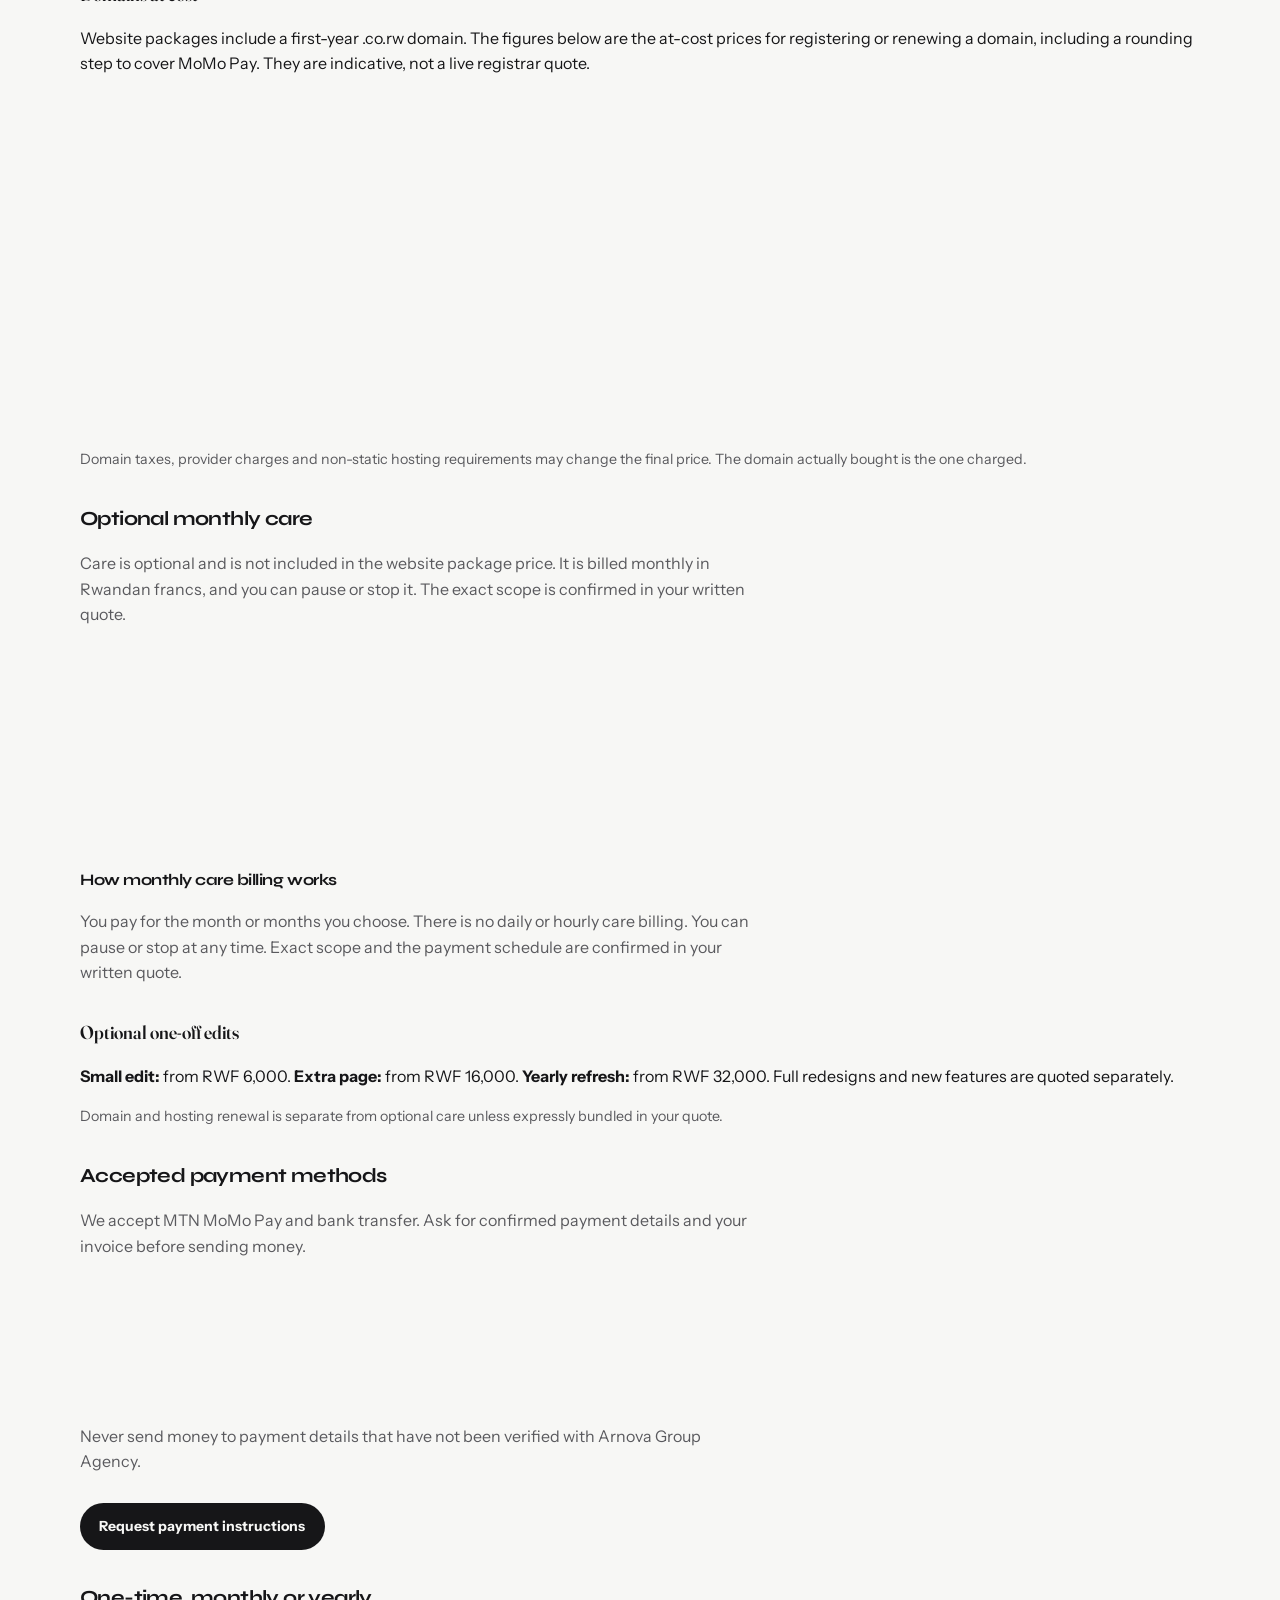
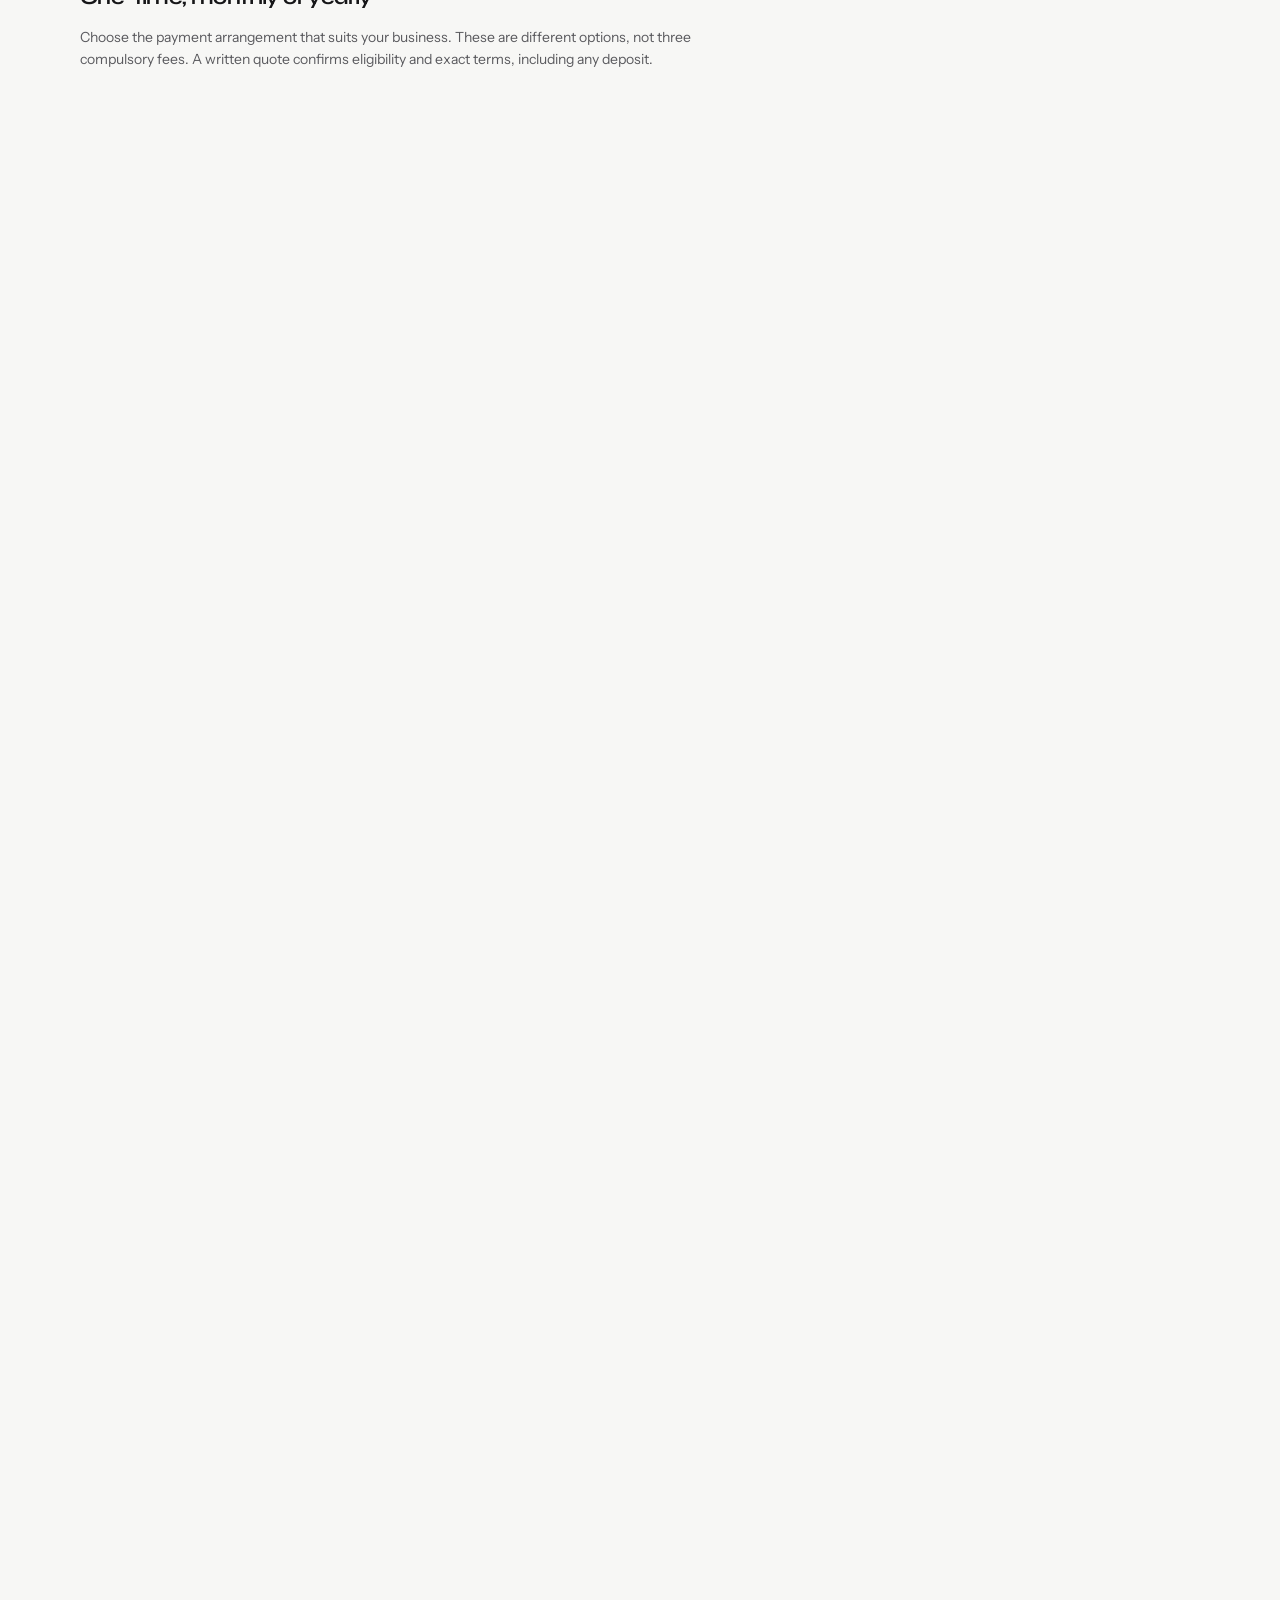
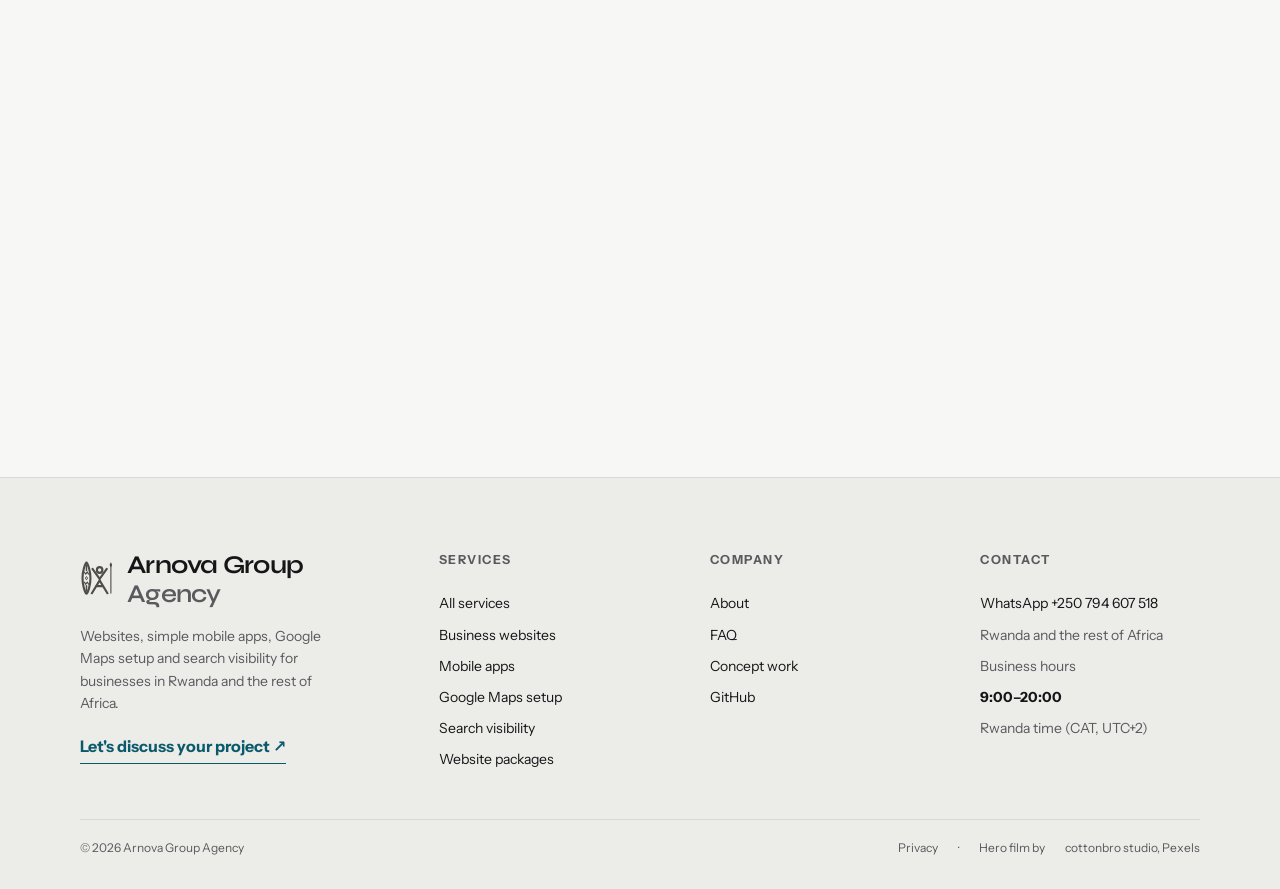
<file: concepts/shisha-supermarket/index.html>
<!doctype html>
<html lang="en">
<head>
<meta charset="utf-8">
<meta http-equiv="Content-Security-Policy" content="default-src 'none'; img-src 'self'; form-action 'none'; object-src 'none'; base-uri 'self'; upgrade-insecure-requests">
<meta name="viewport" content="width=device-width,initial-scale=1,viewport-fit=cover">
<meta name="robots" content="noindex, follow">
<meta http-equiv="refresh" content="0; url=../../#concept-shisha-supermarket">
<link rel="canonical" href="https://arnold-rg.github.io/arnova-group/#concept-shisha-supermarket">
<title>Shisha Supermarket concept | Arnova Group Agency</title>
<link rel="icon" href="../../logo.svg">
</head>
<body>
<p>This concept now lives in the home-page gallery. <a href="../../#concept-shisha-supermarket">View the concept on the home page</a>.</p>
</body>
</html>
</file>
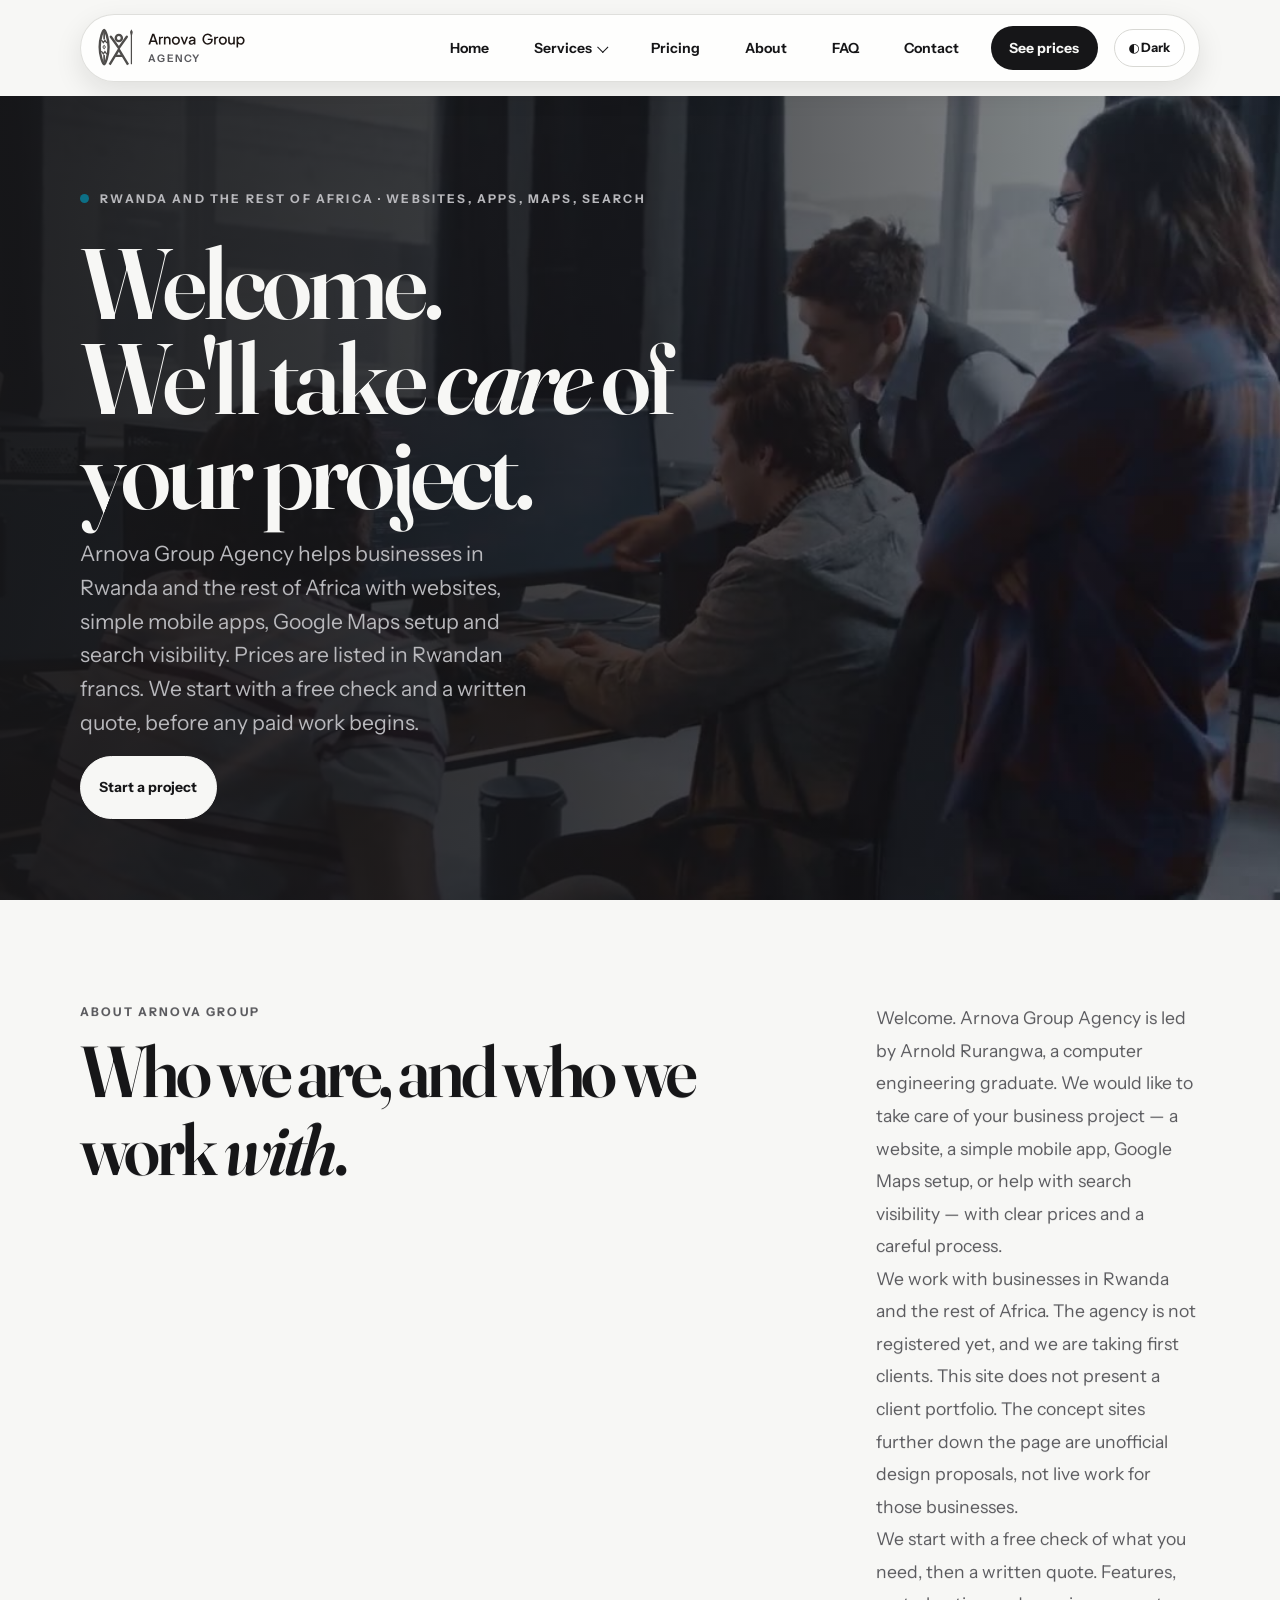
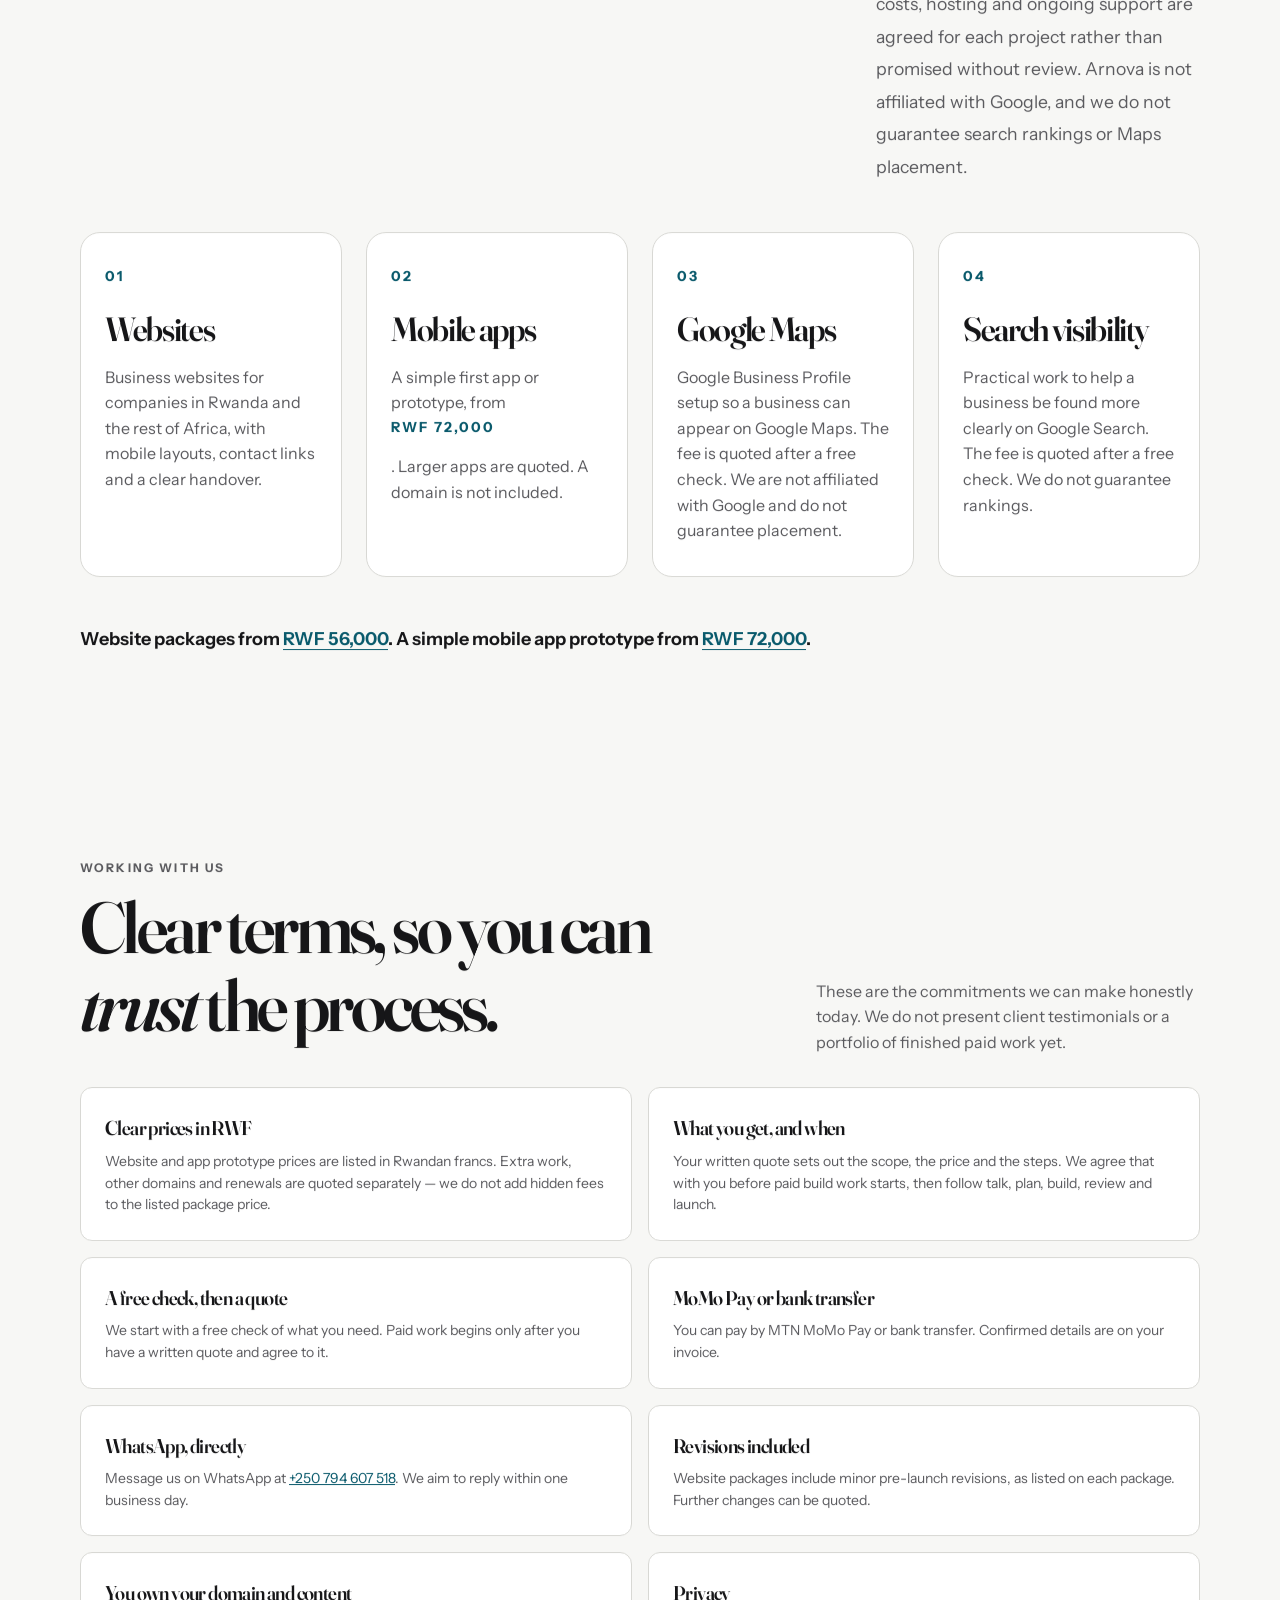
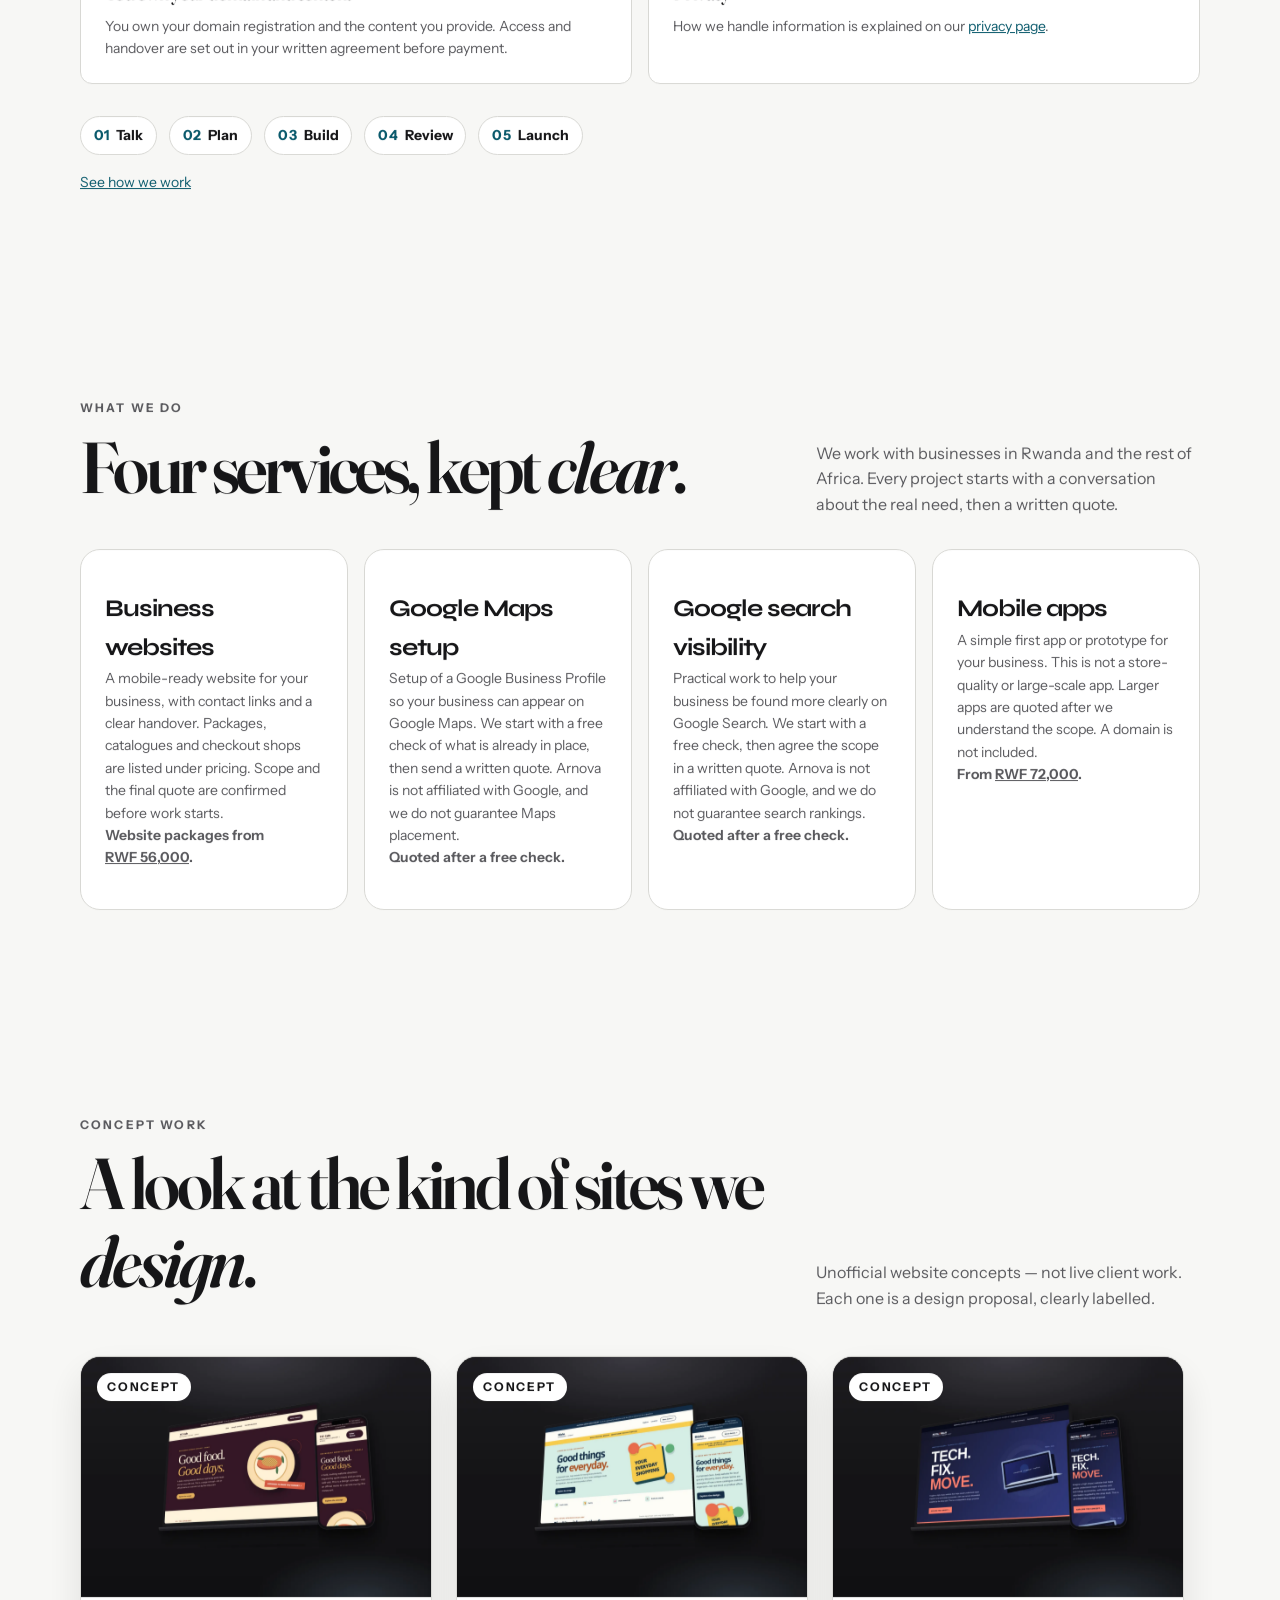
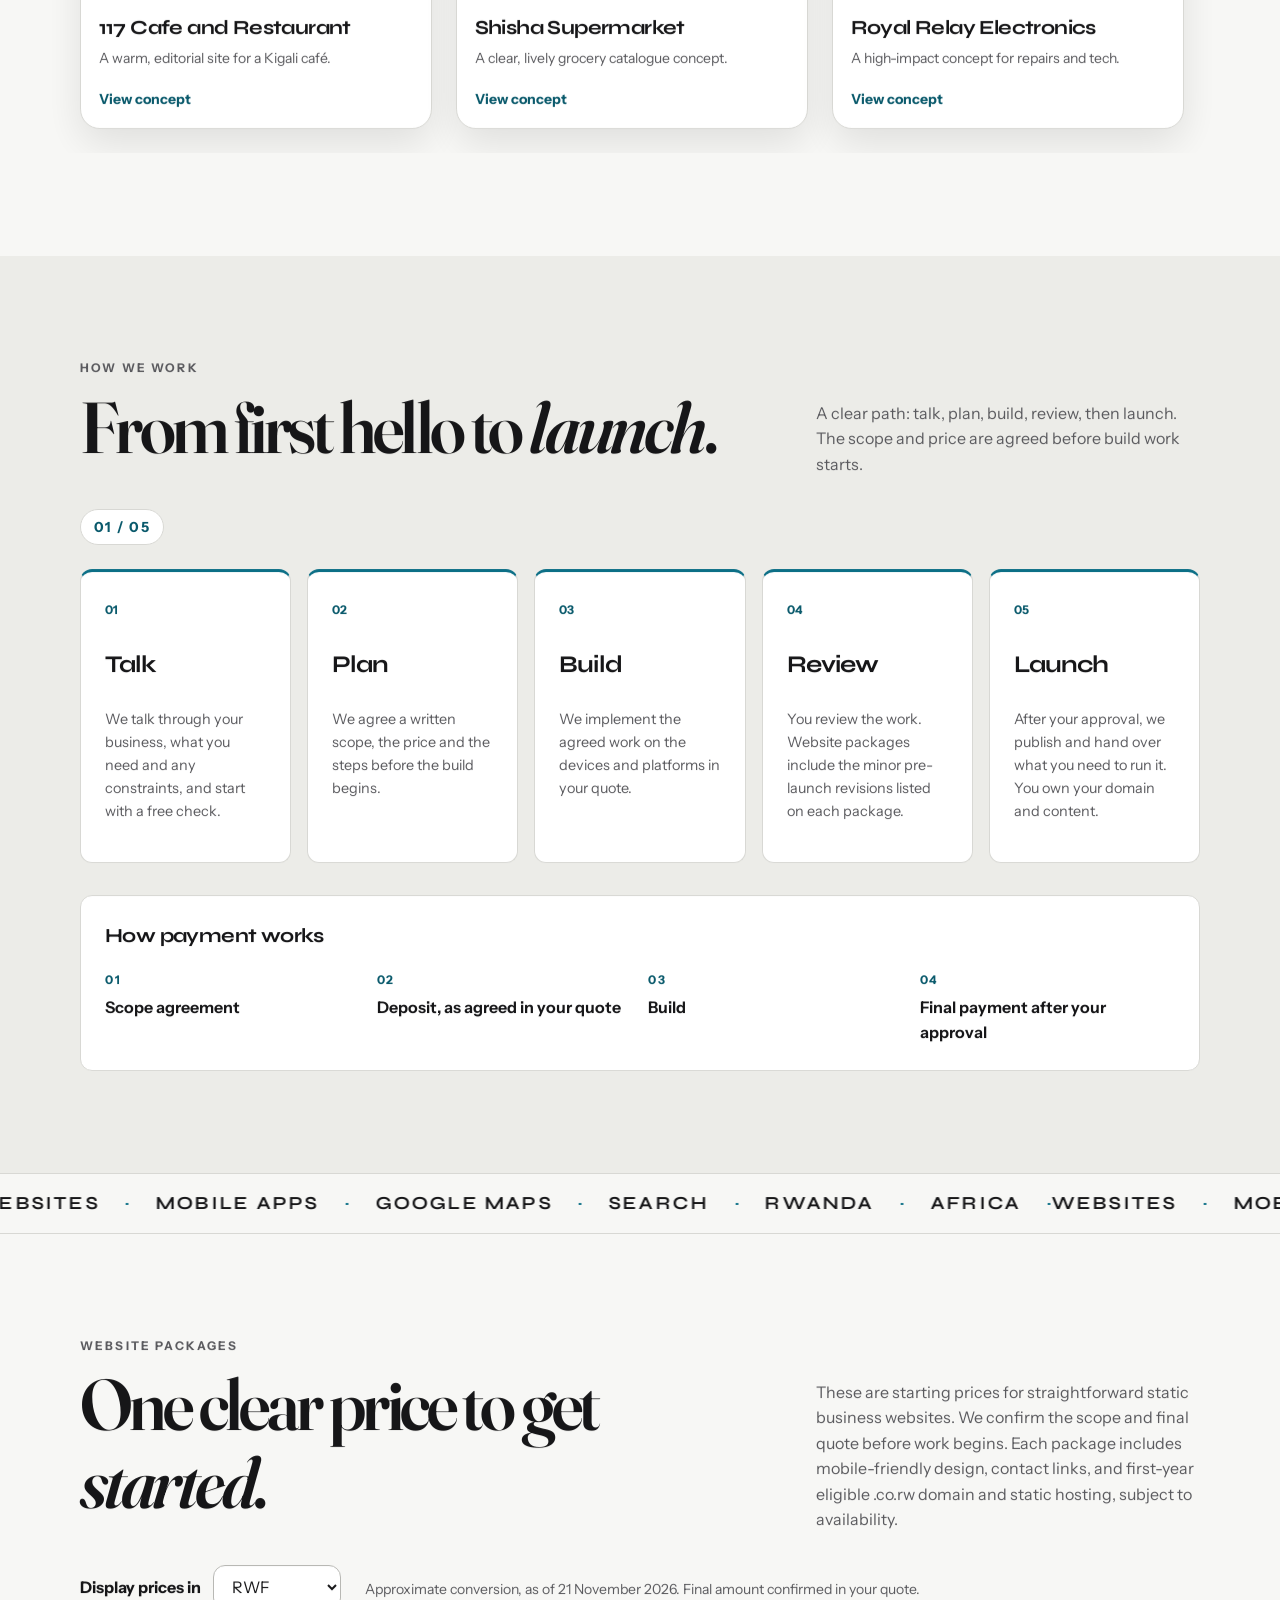
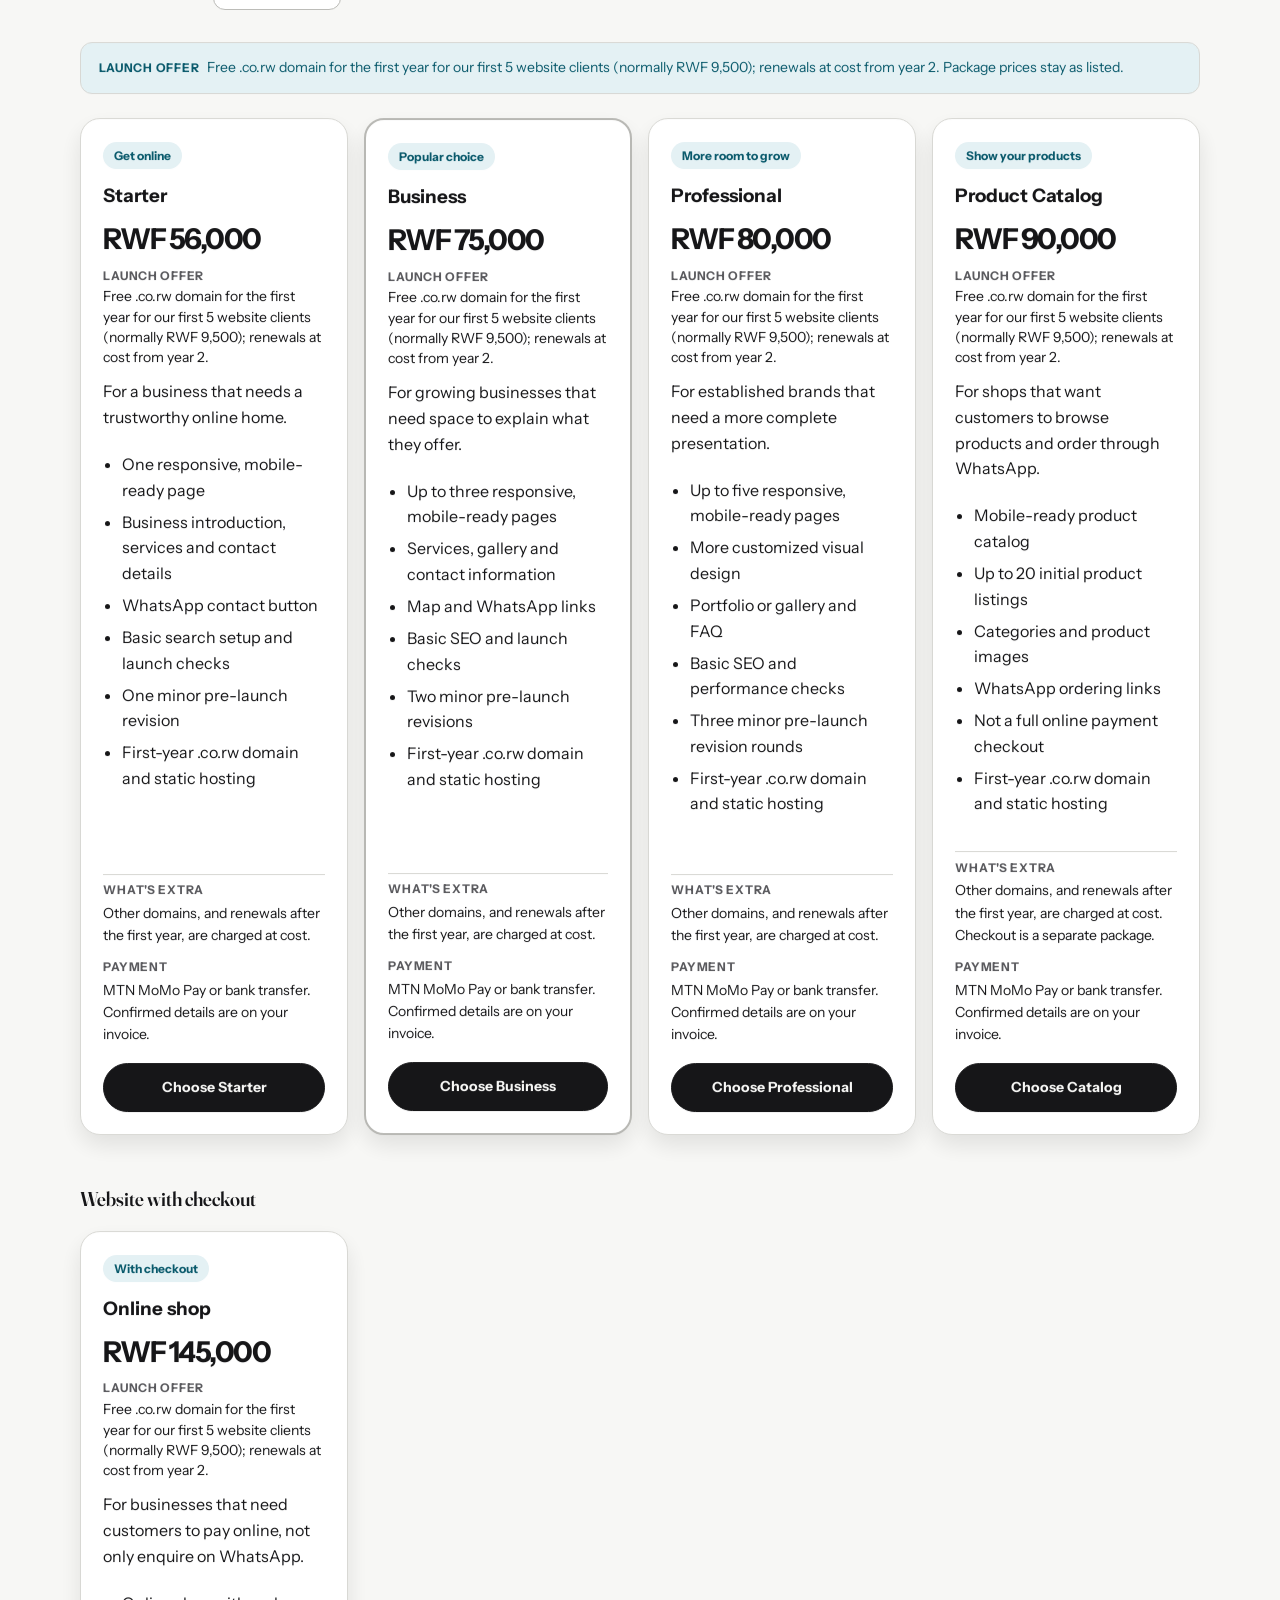
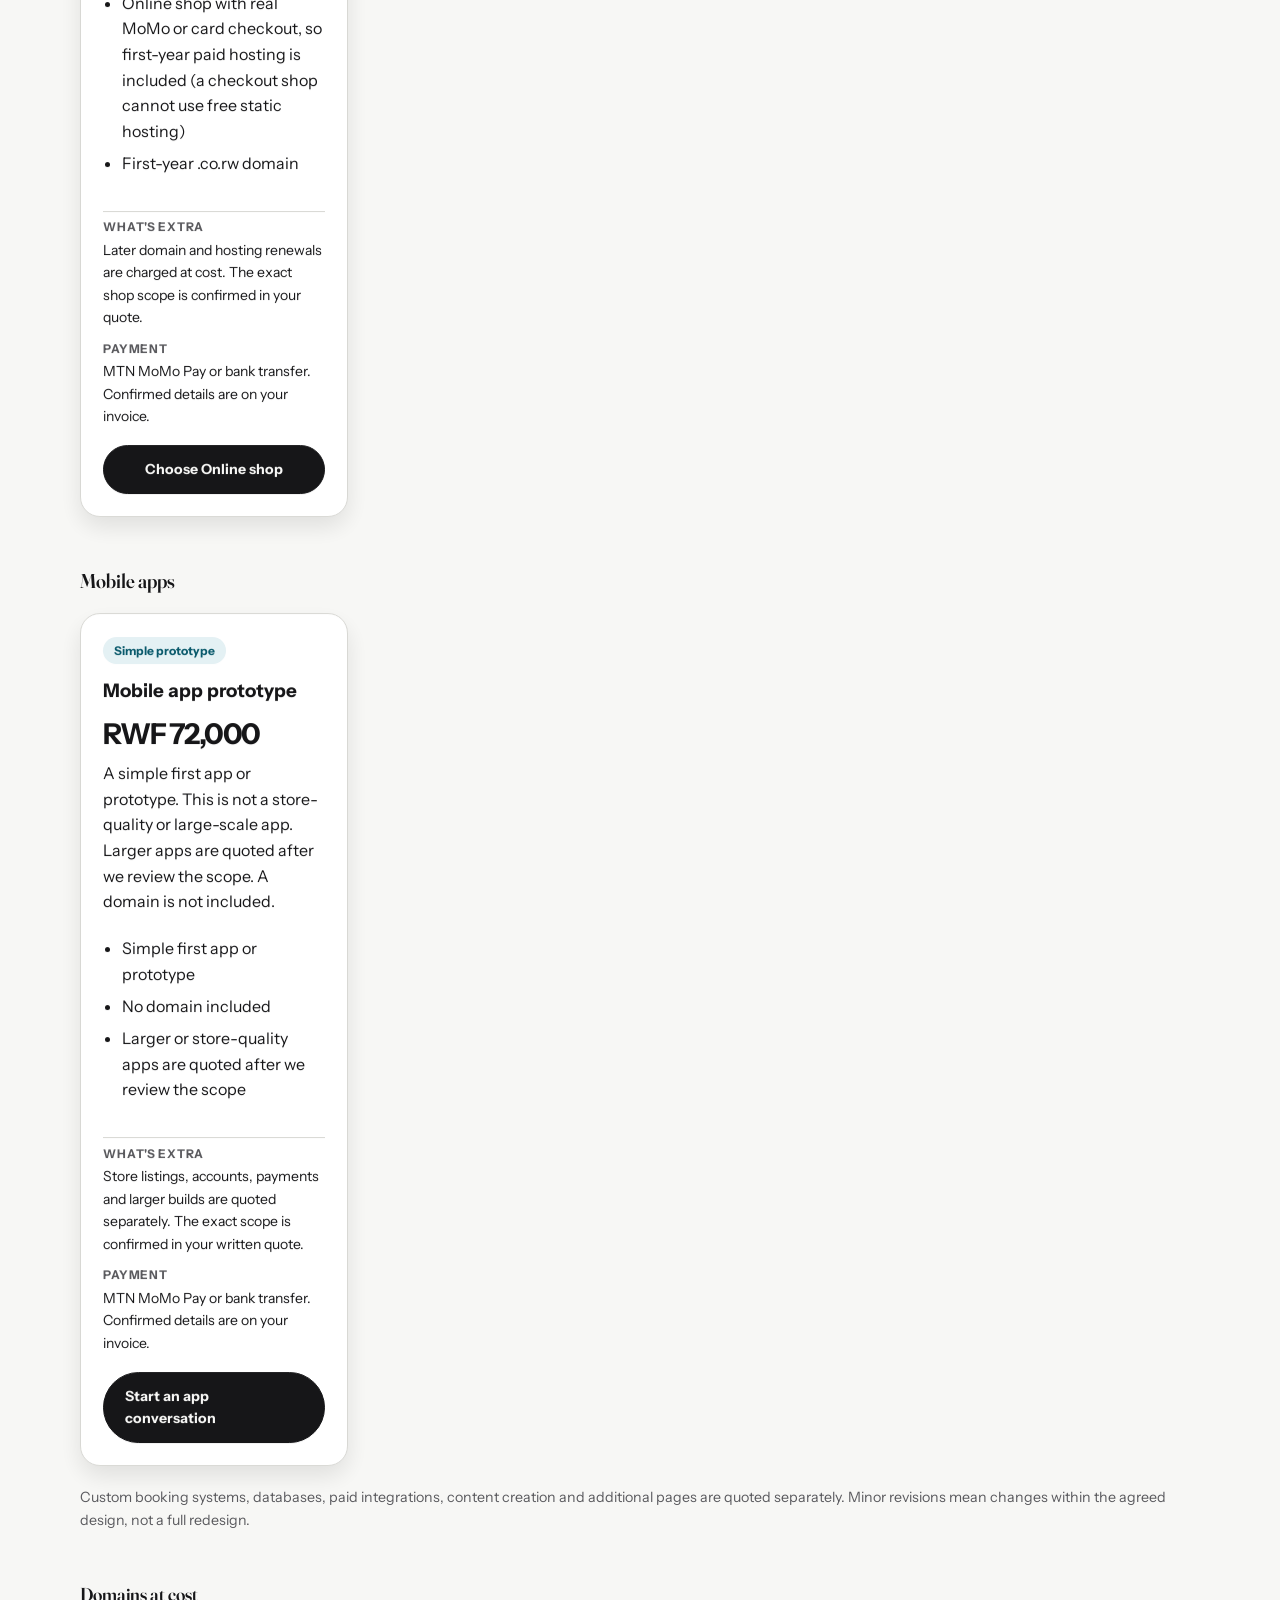
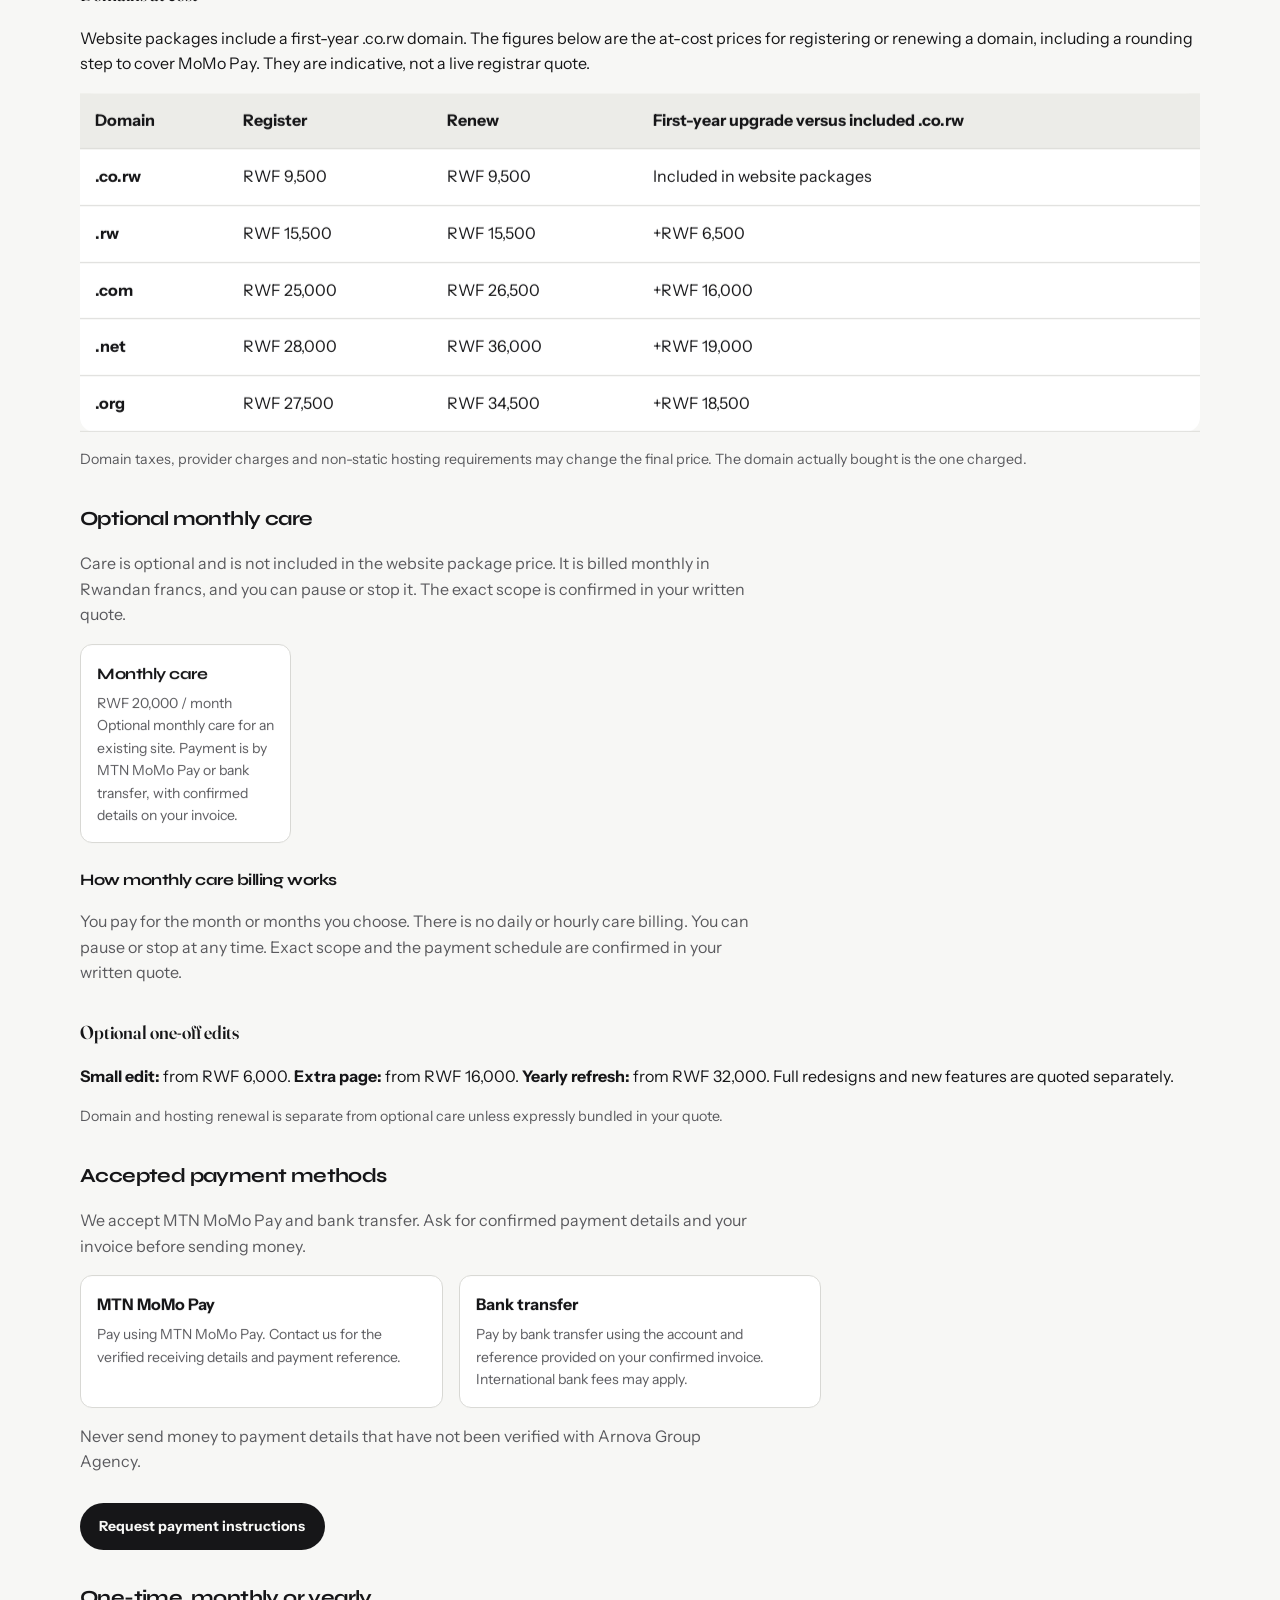
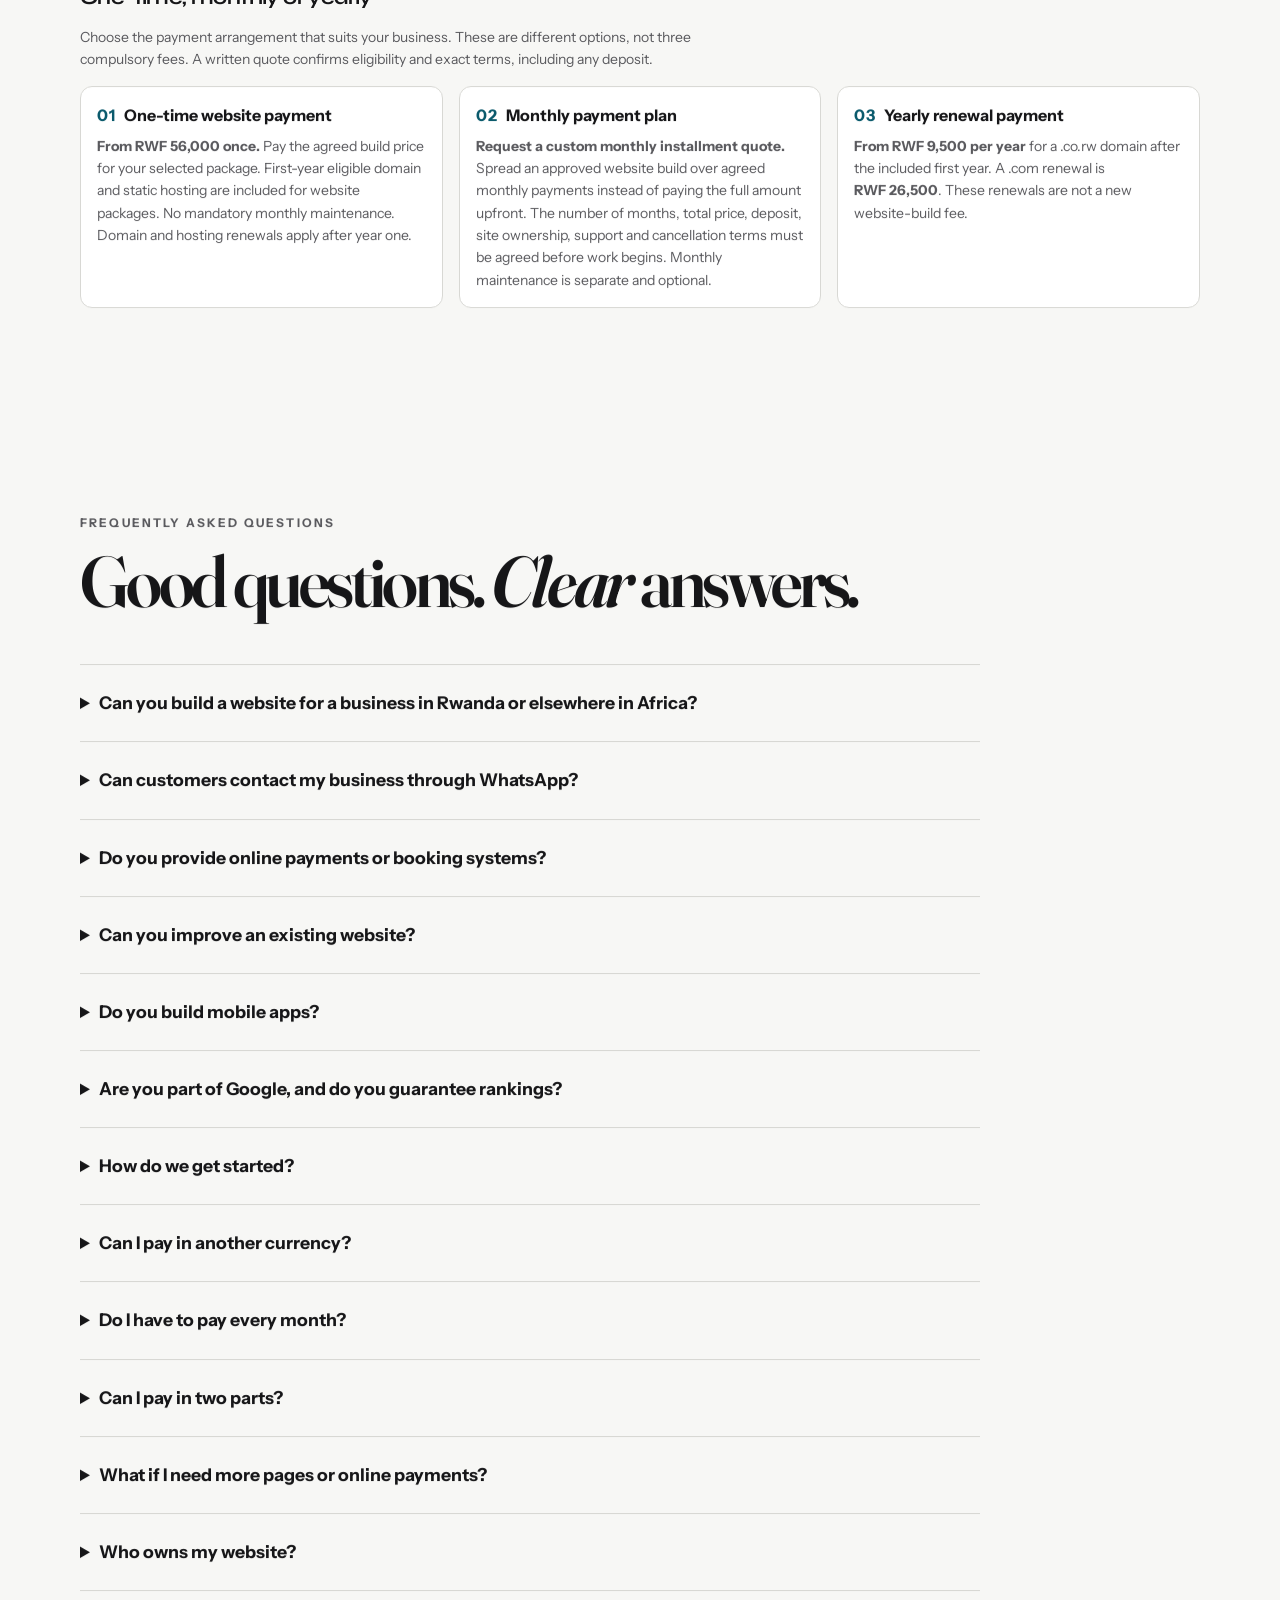
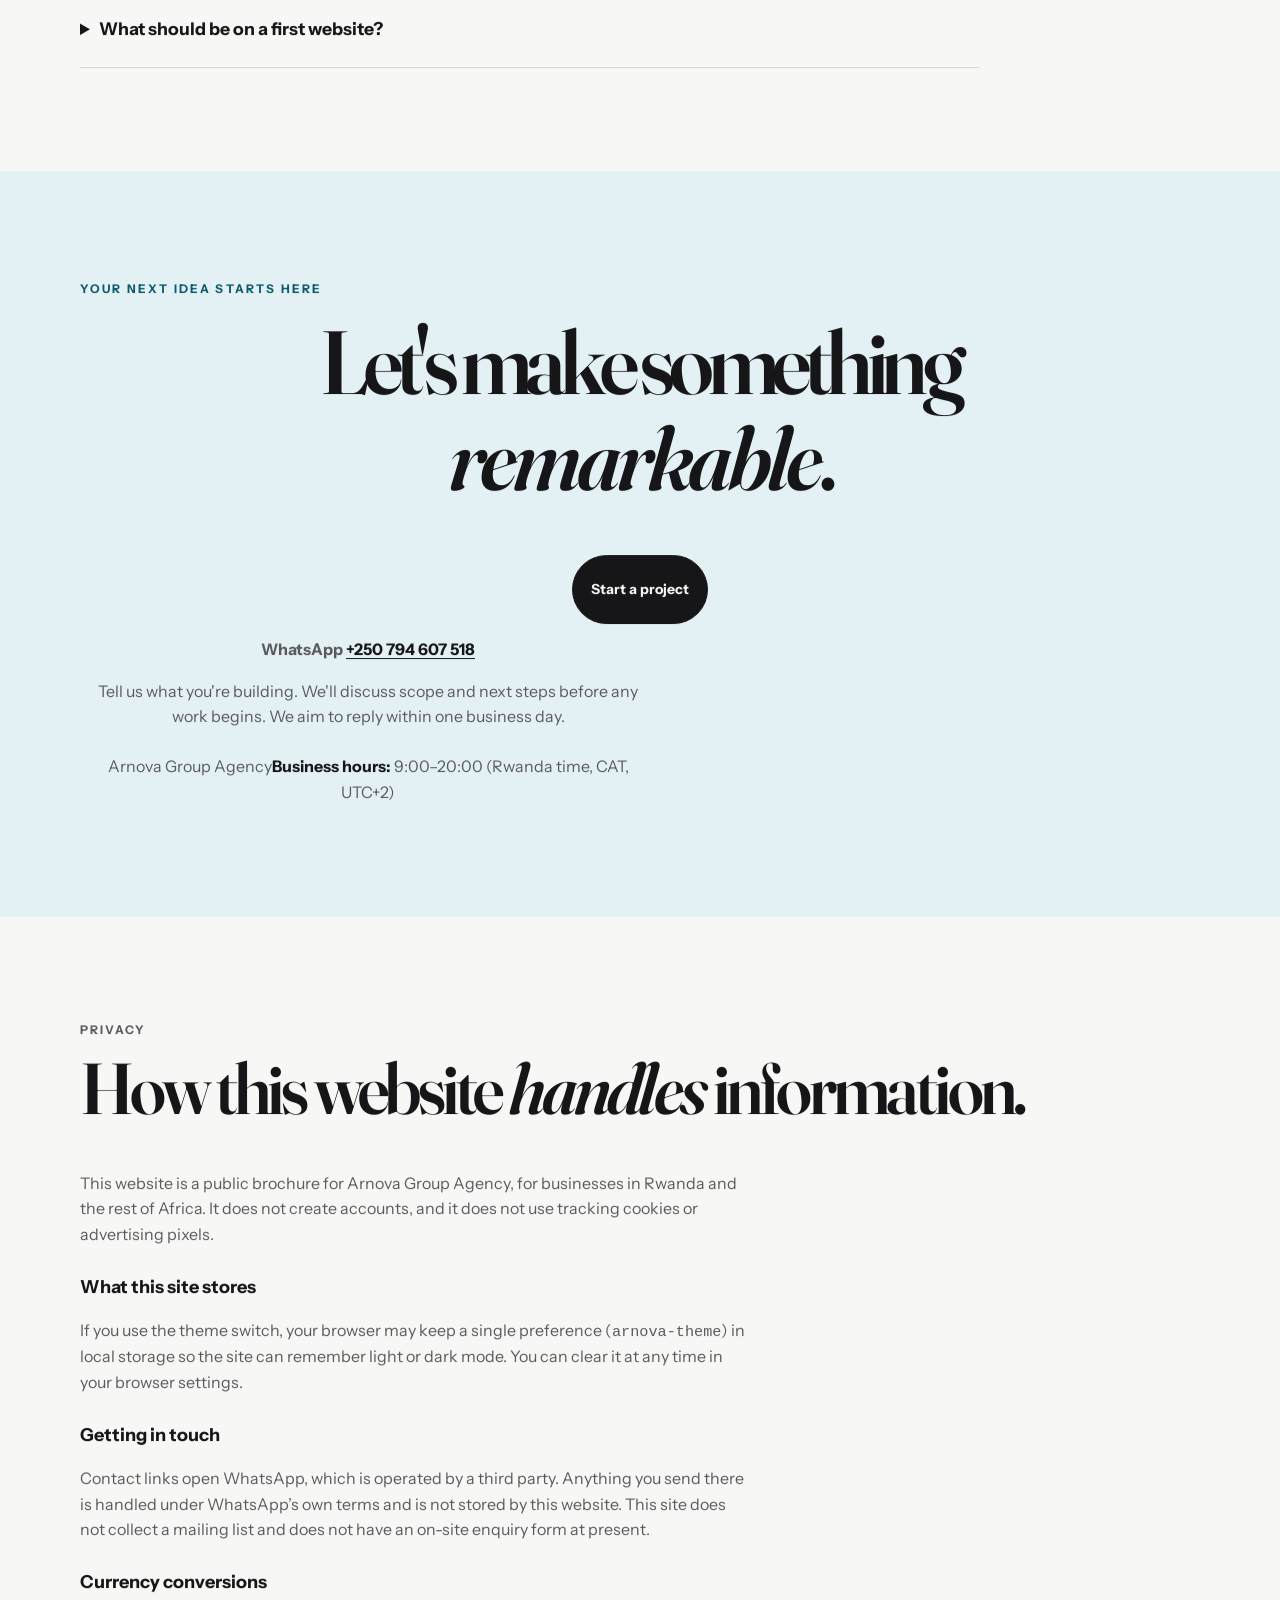
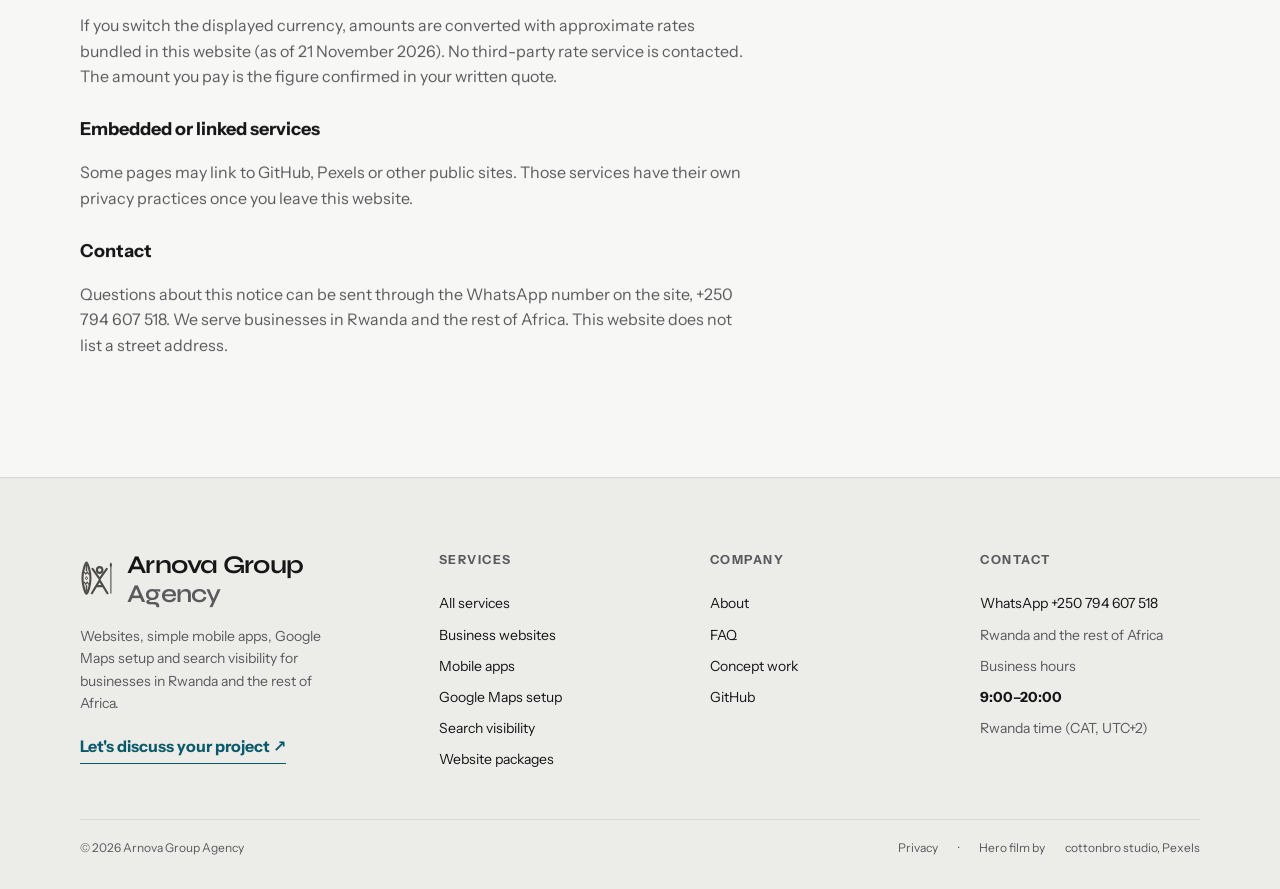
<file: privacy.html>
<!doctype html>
<html lang="en">
<head>
<meta charset="utf-8">
<meta http-equiv="Content-Security-Policy" content="default-src 'none'; img-src 'self'; form-action 'none'; object-src 'none'; base-uri 'self'; upgrade-insecure-requests">
<meta name="viewport" content="width=device-width,initial-scale=1,viewport-fit=cover">
<meta name="robots" content="noindex, follow">
<meta http-equiv="refresh" content="0; url=./#privacy">
<link rel="canonical" href="https://arnold-rg.github.io/arnova-group/#privacy">
<title>Privacy | Arnova Group Agency</title>
<link rel="icon" href="logo.svg">
</head>
<body>
<p>The privacy notice now lives on the home page. <a href="./#privacy">Read the privacy notice</a>.</p>
</body>
</html>
</file>
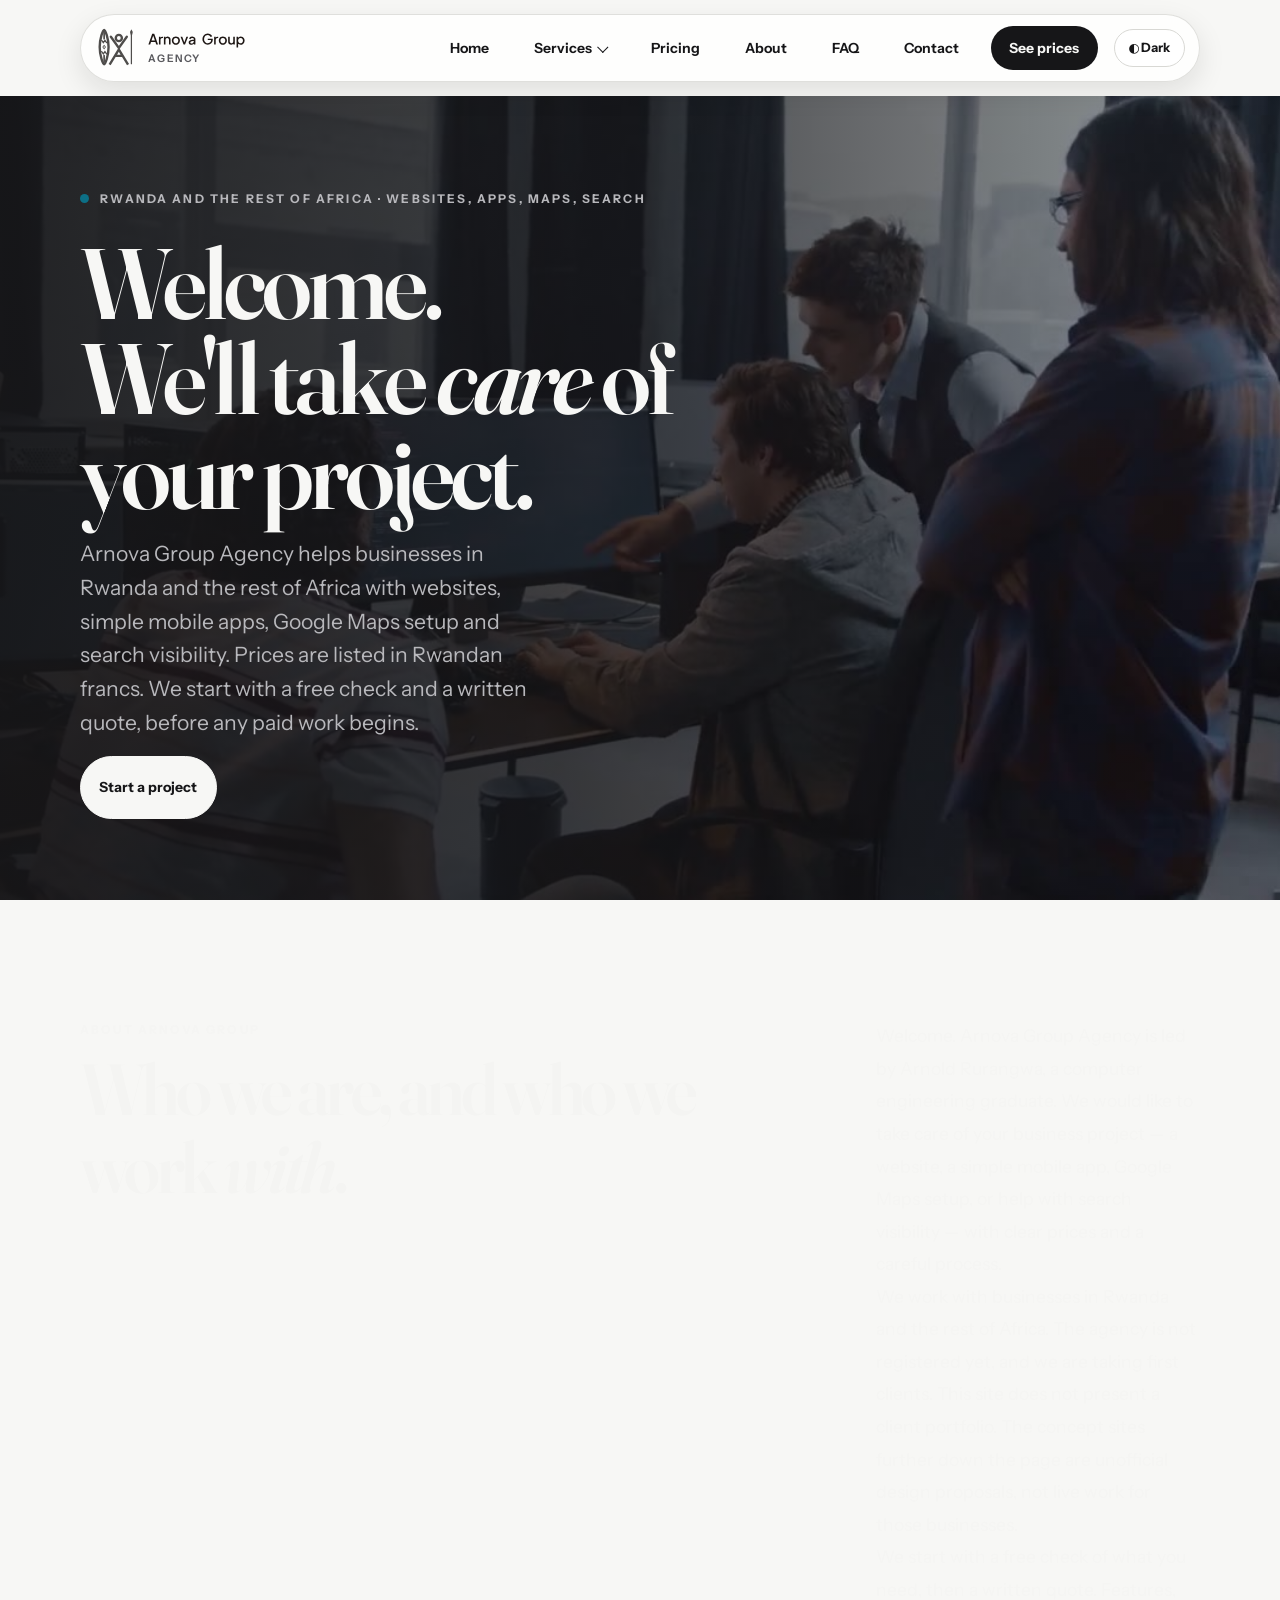
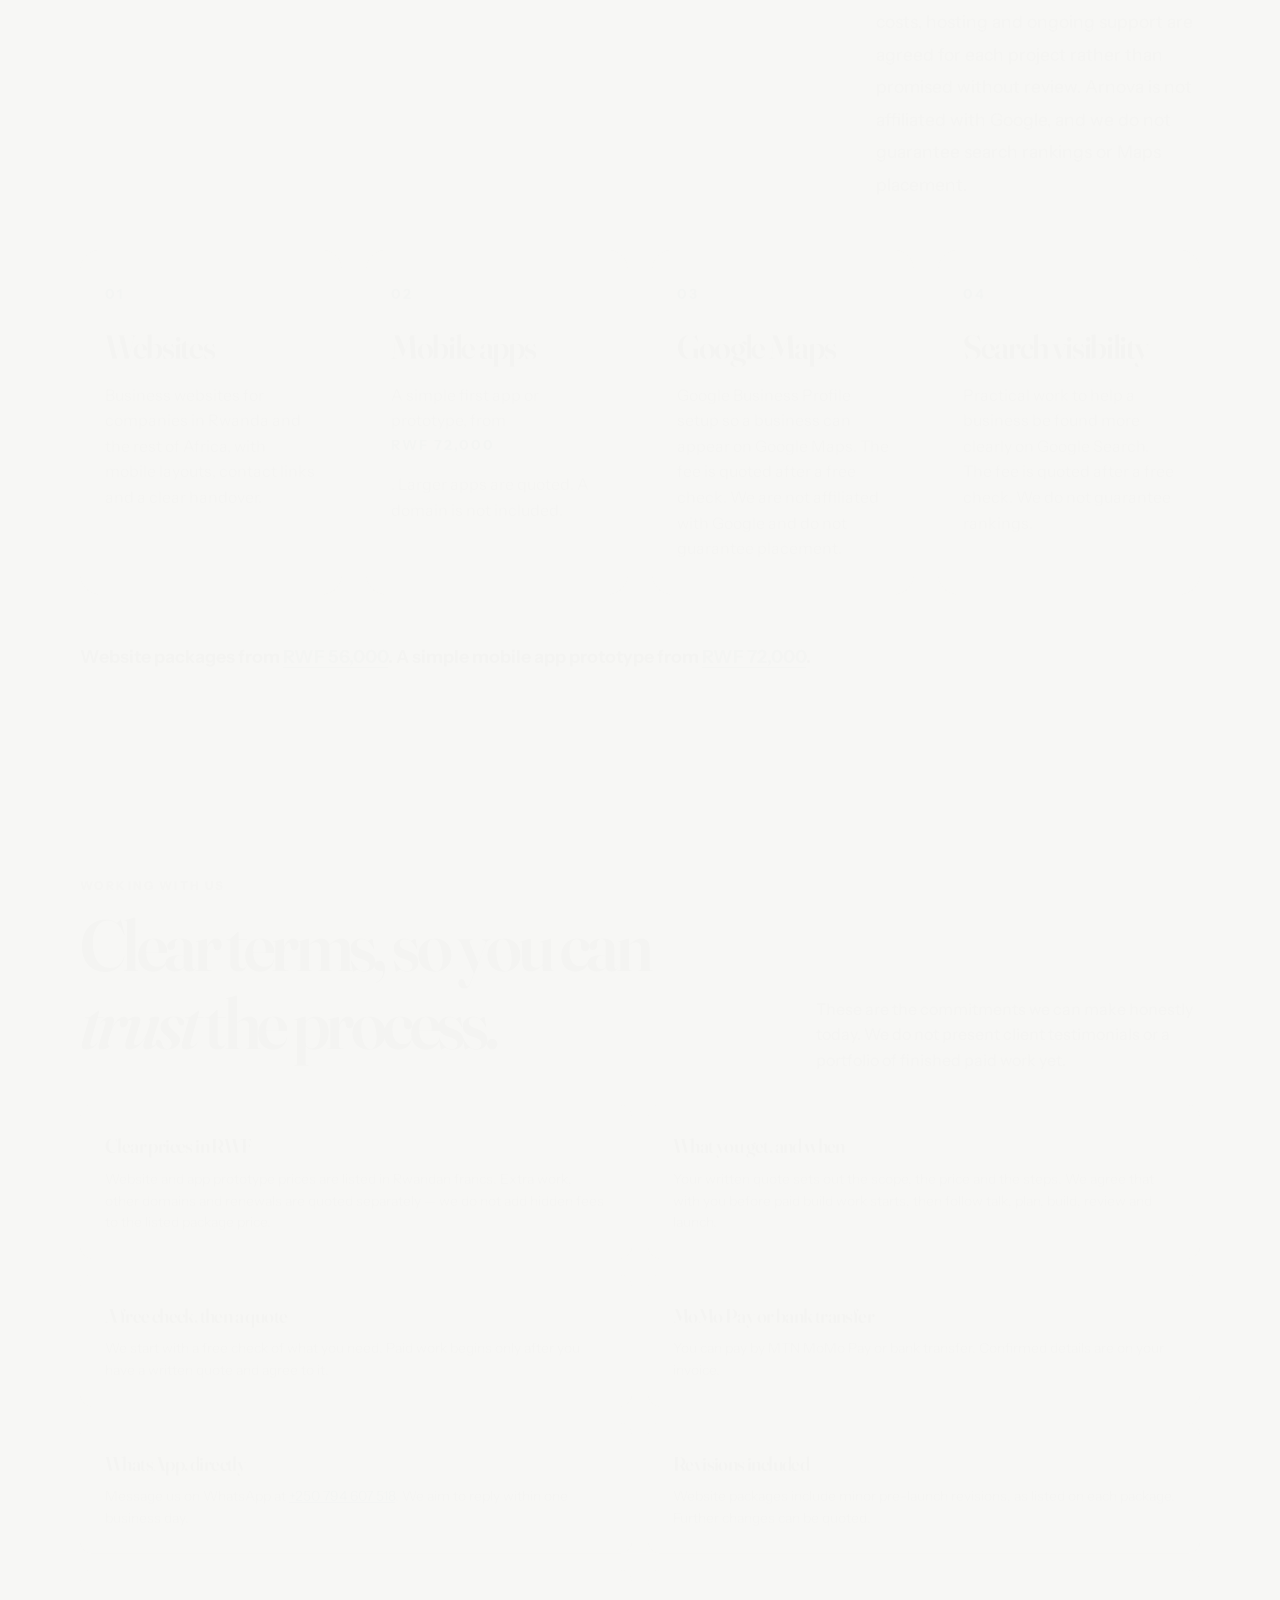
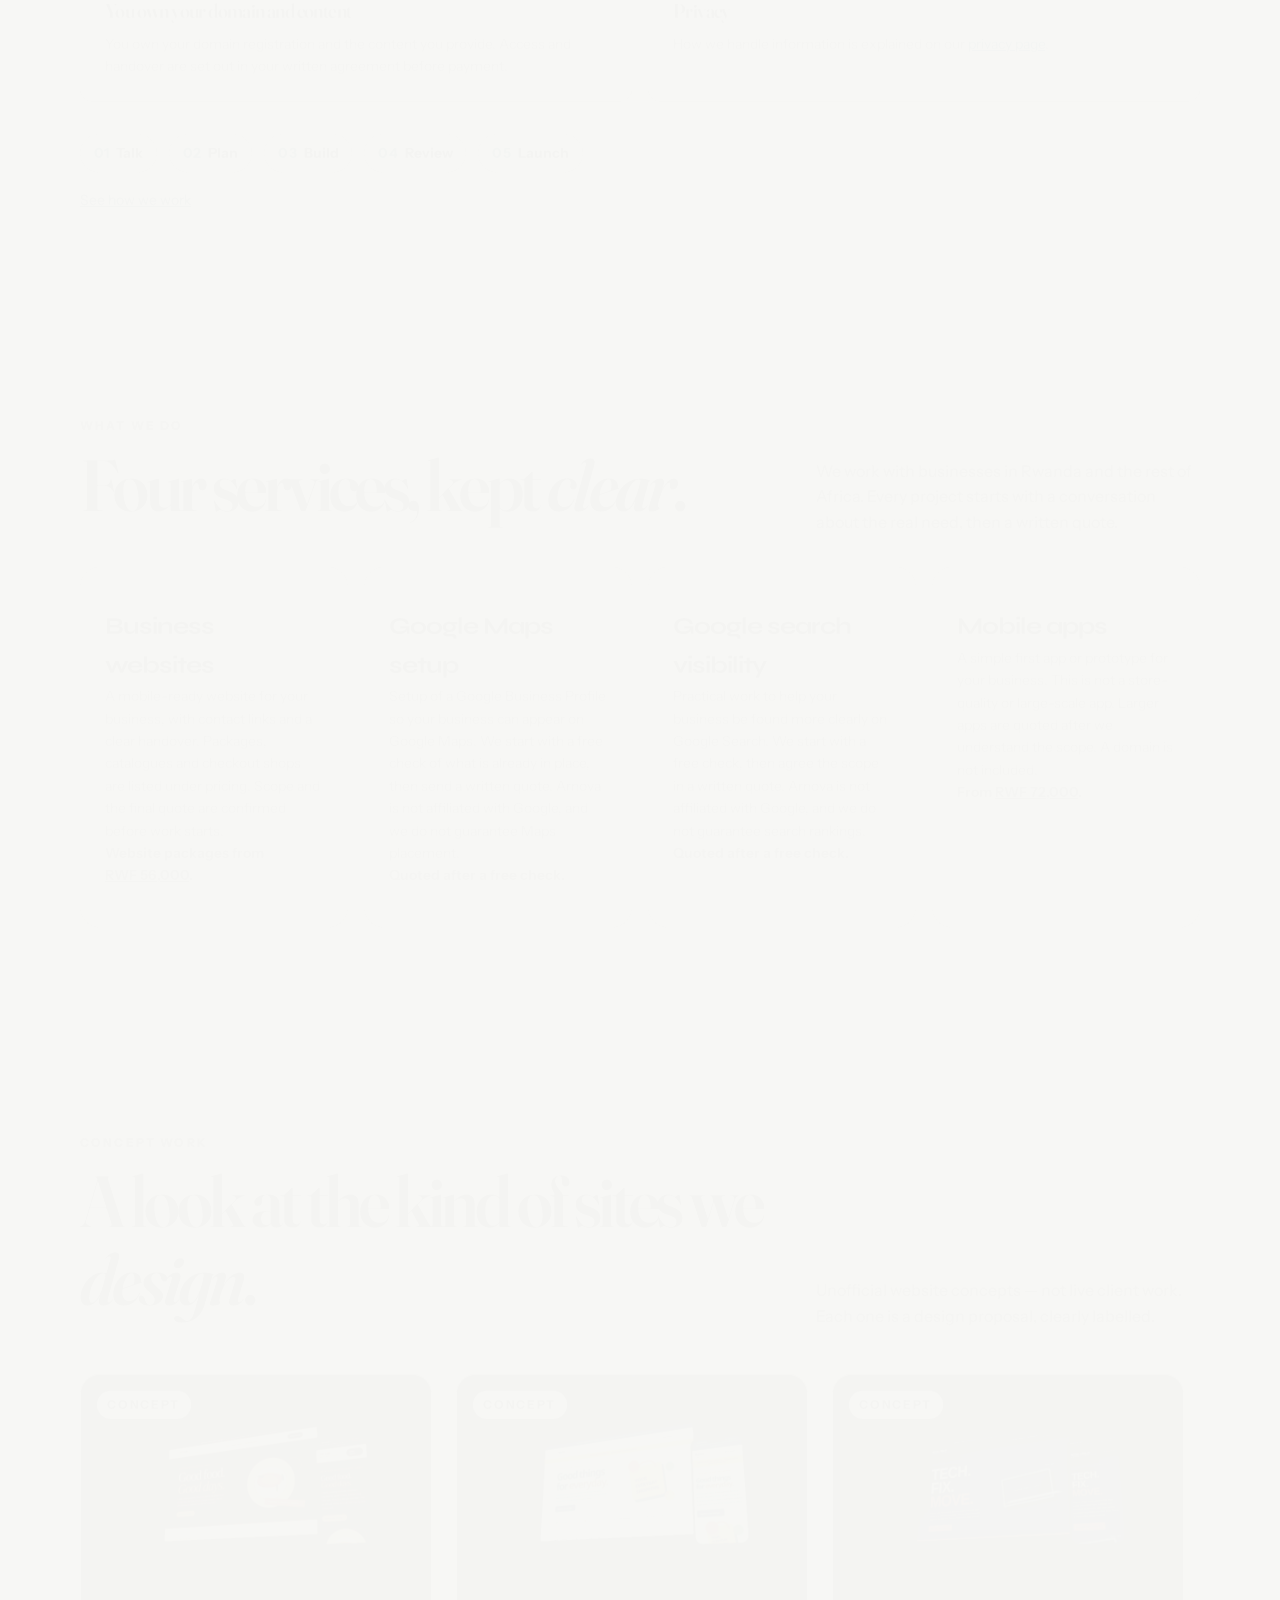
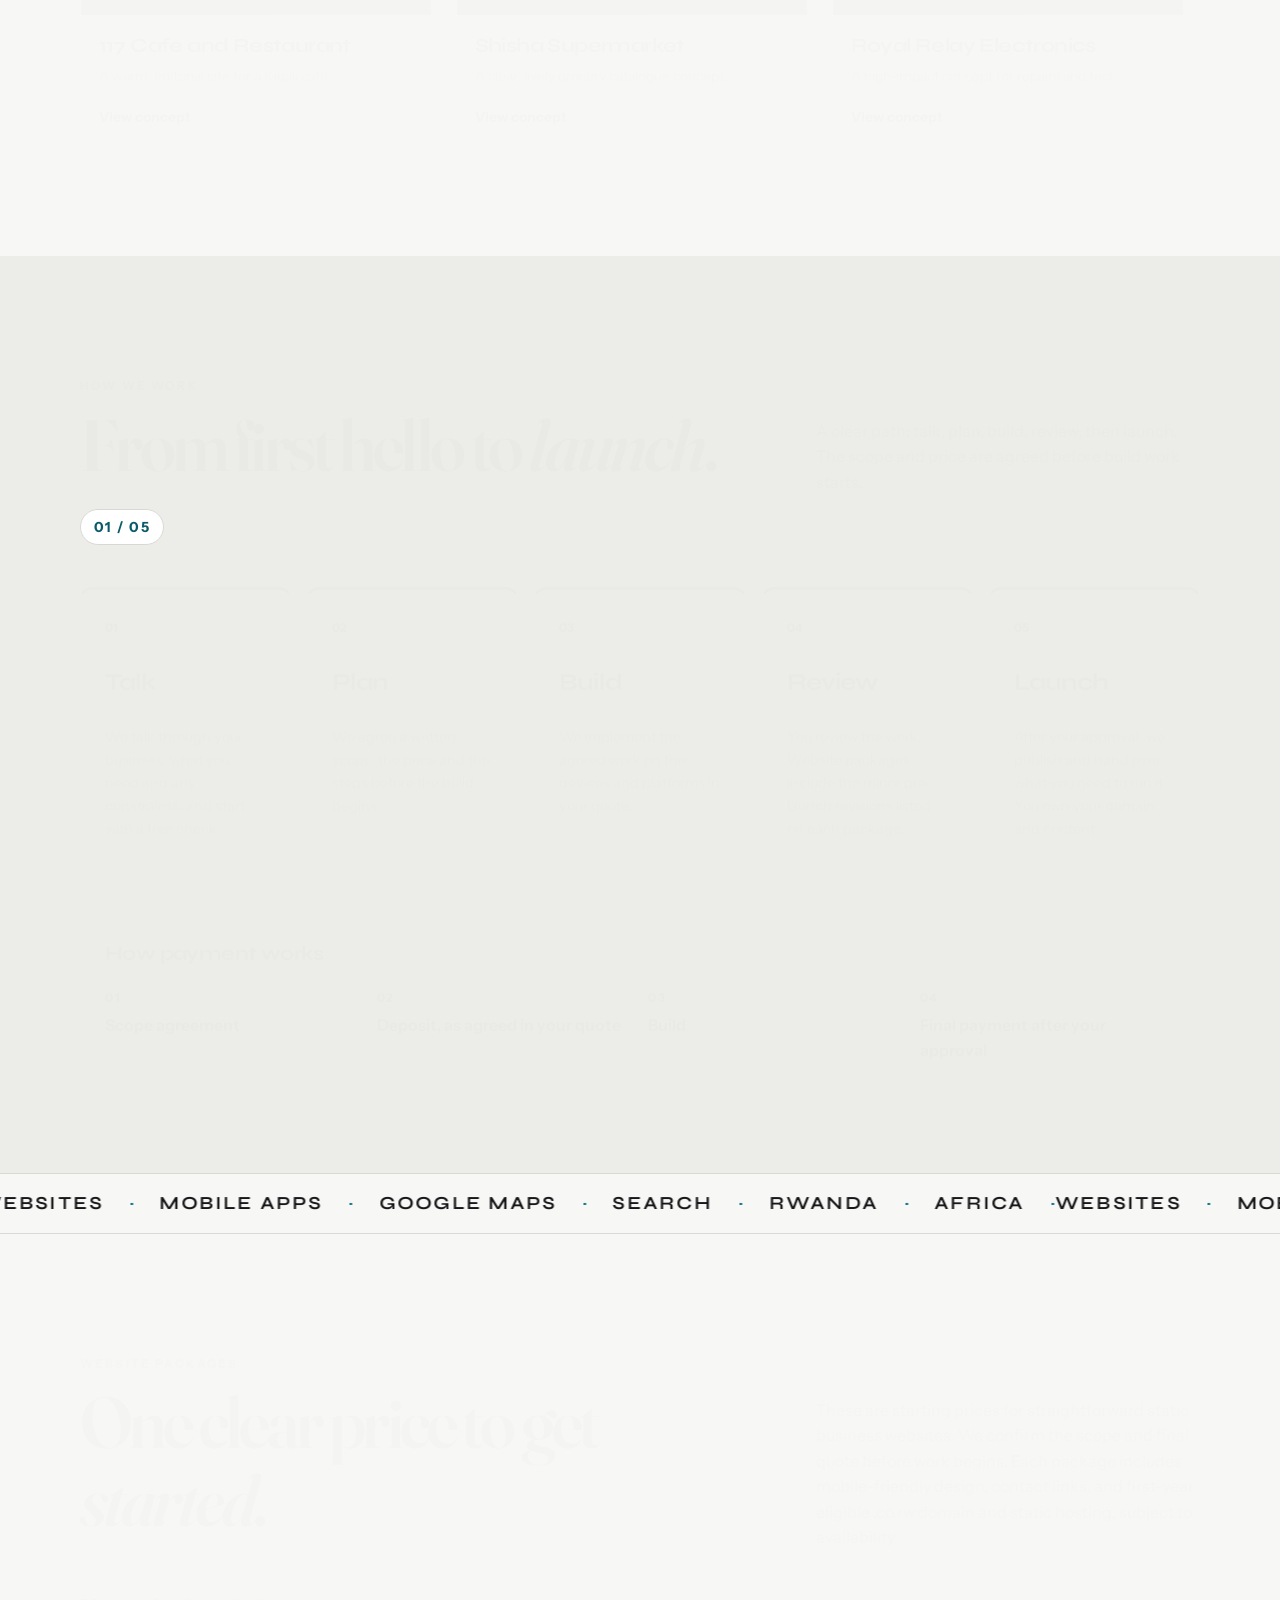
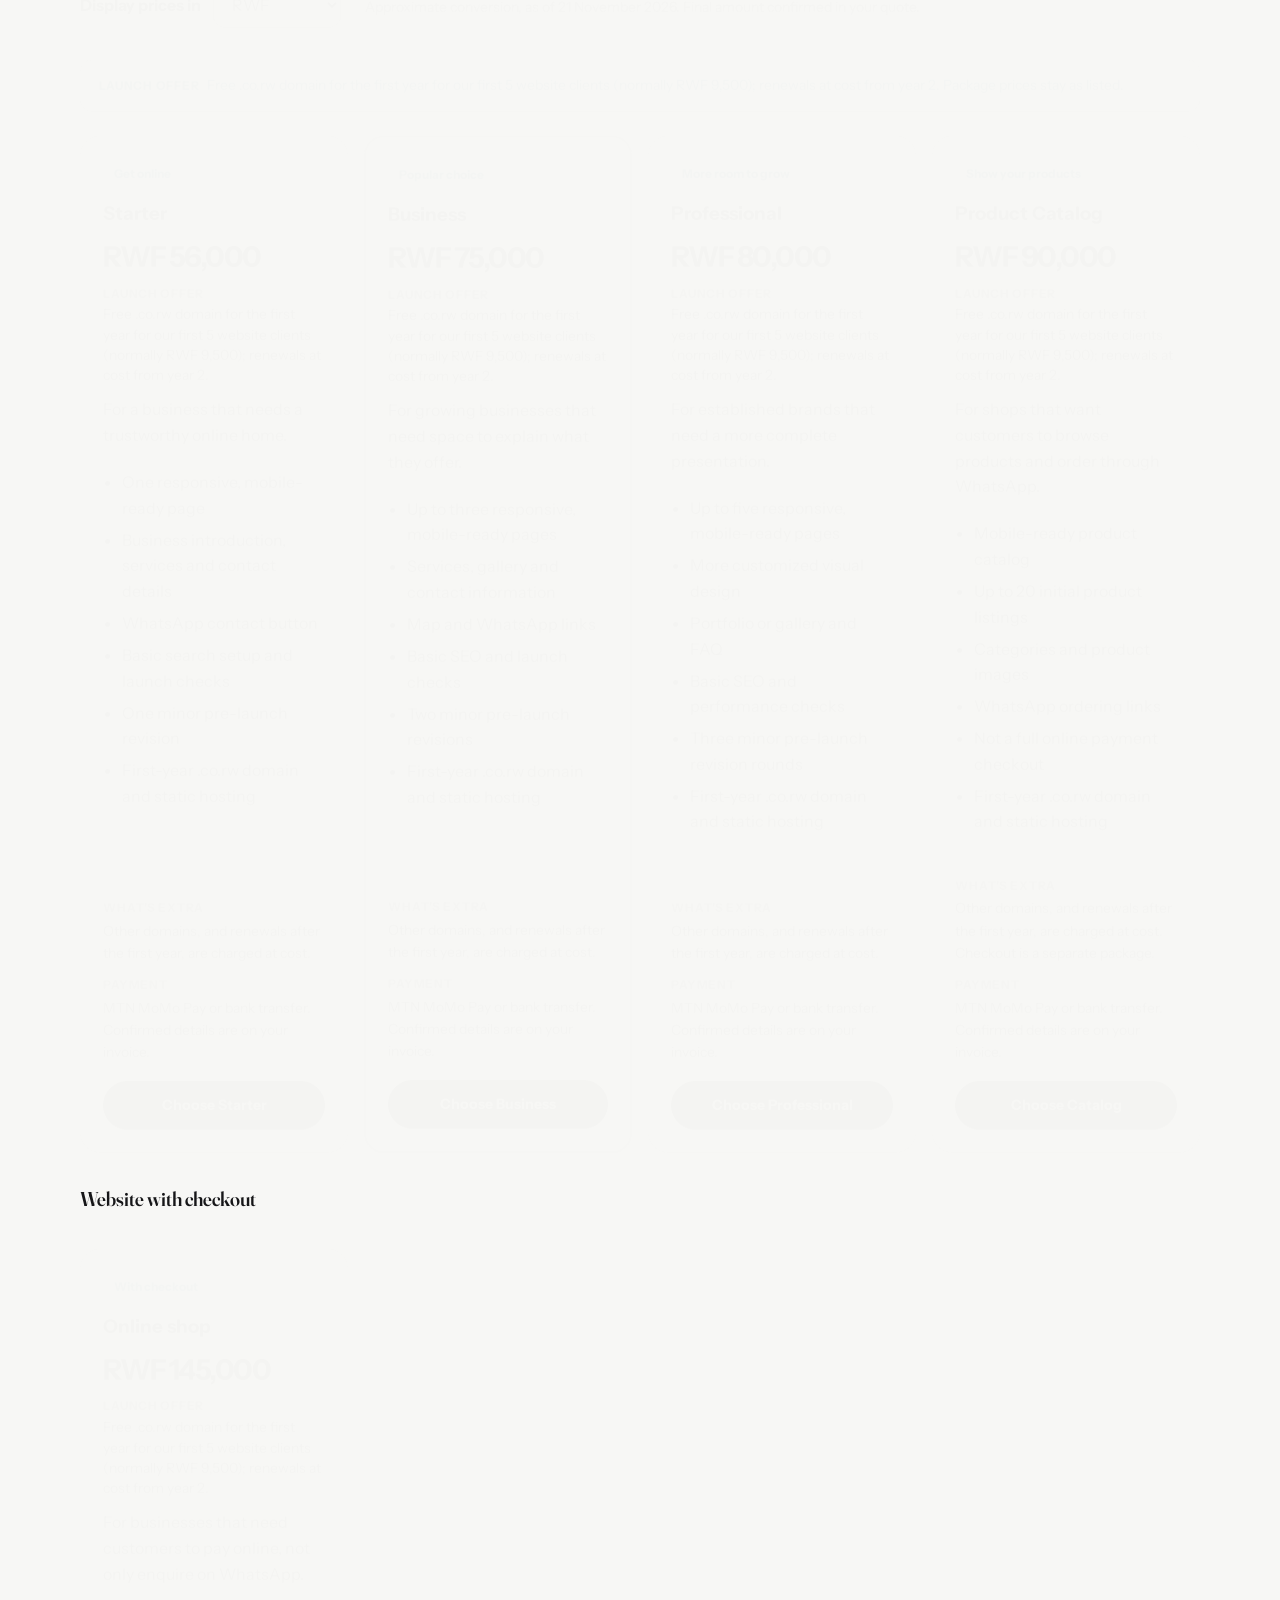
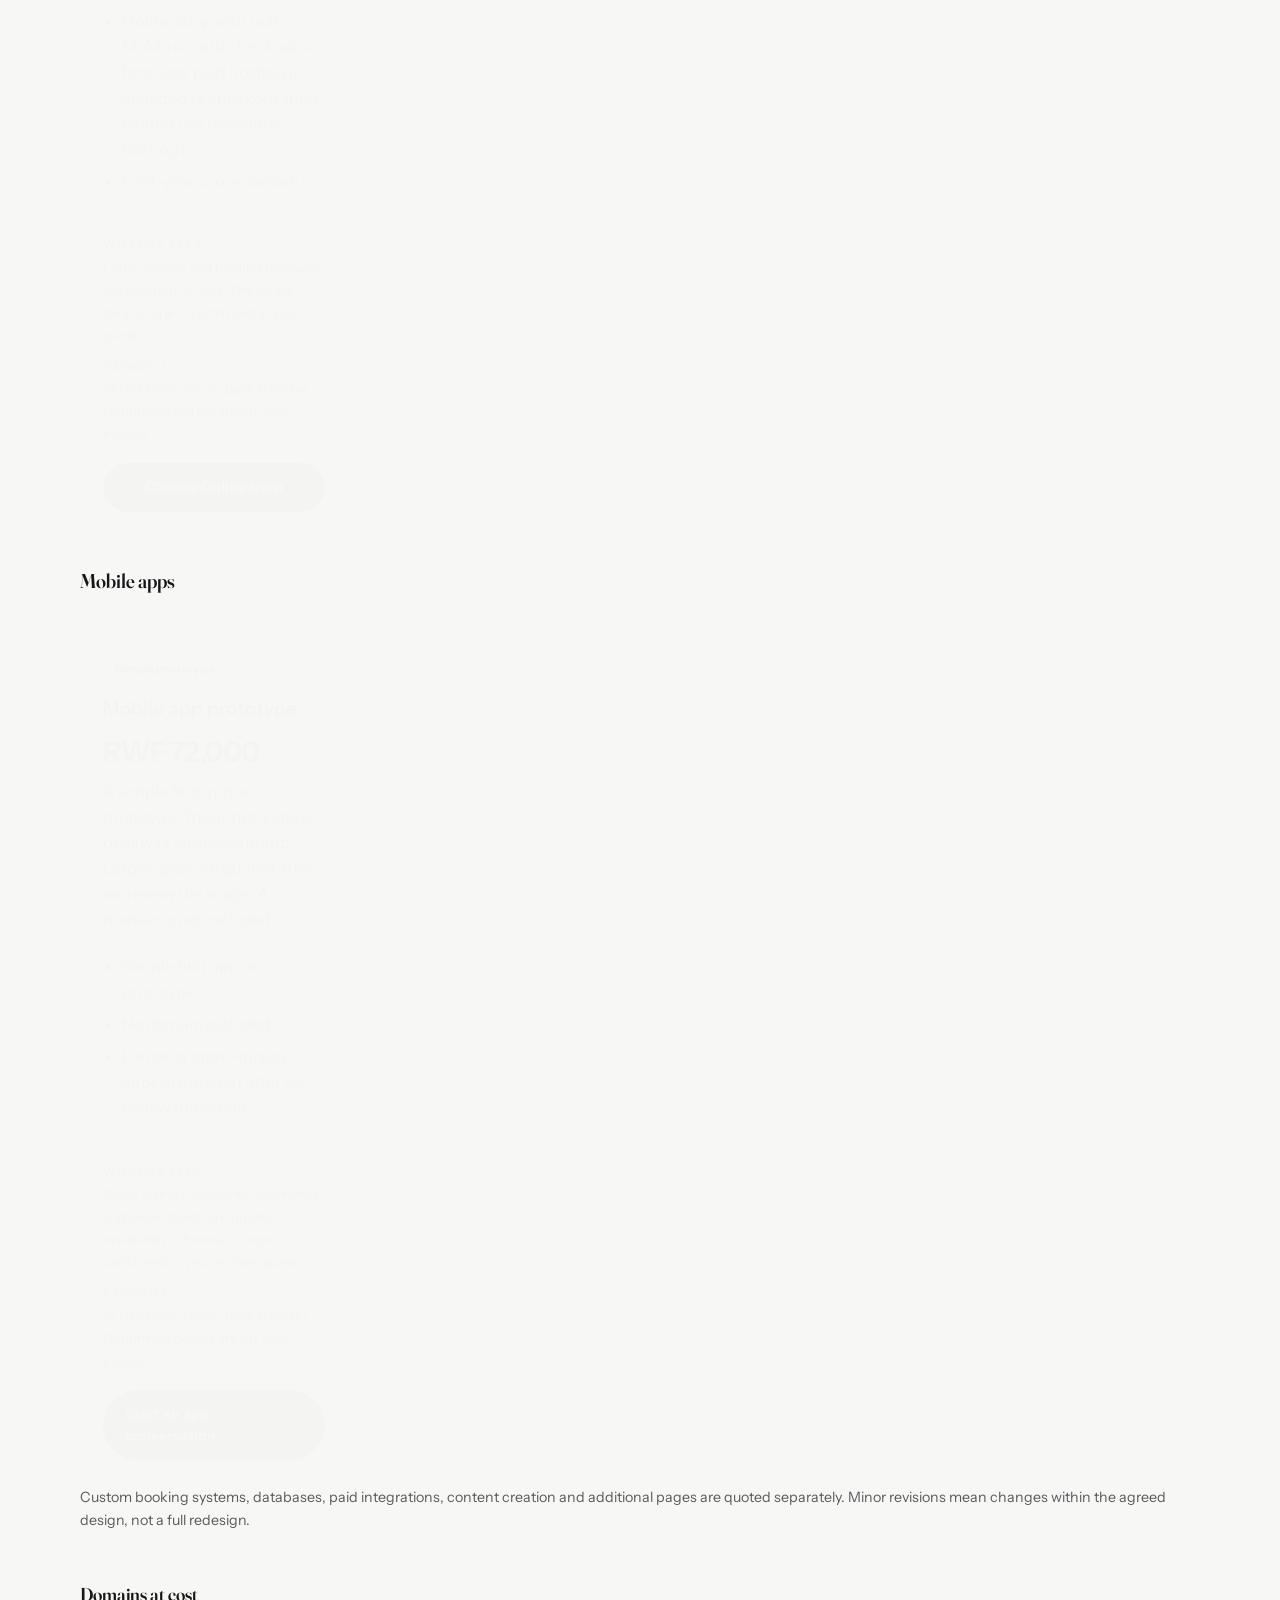
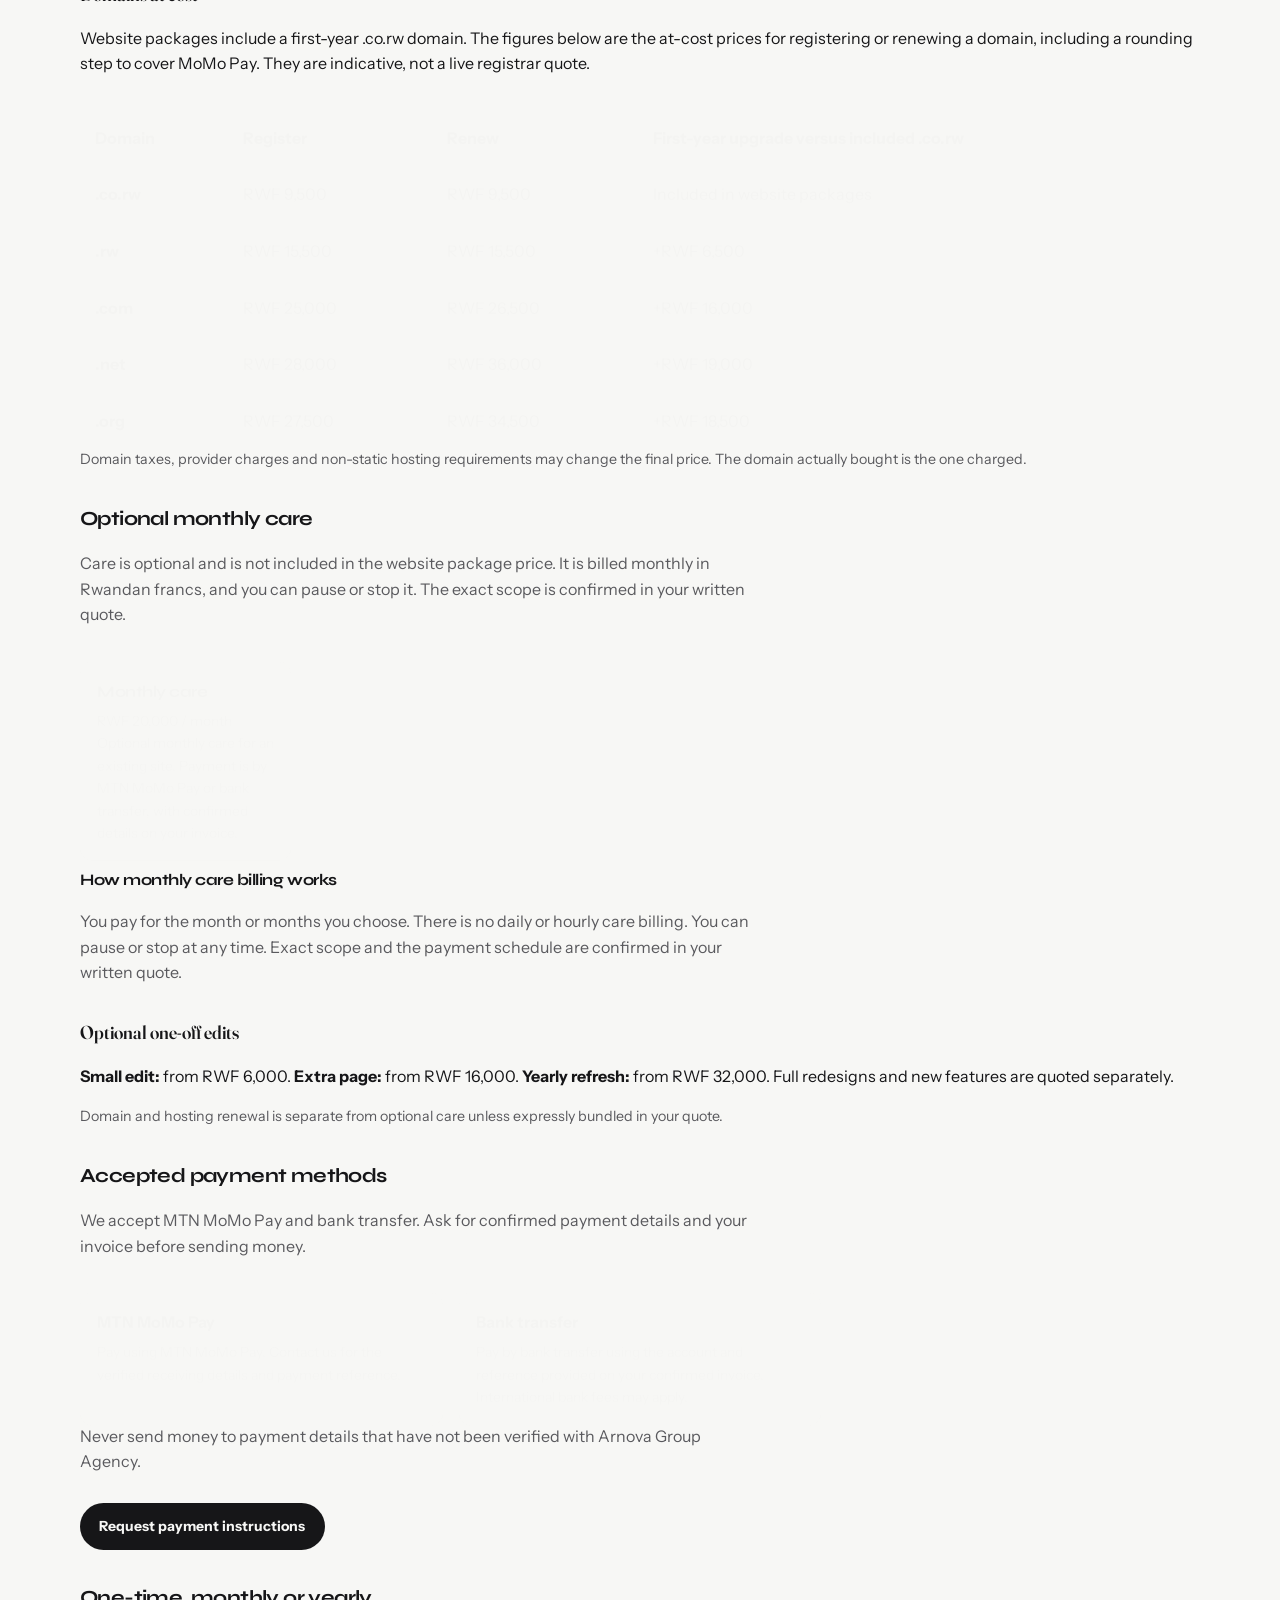
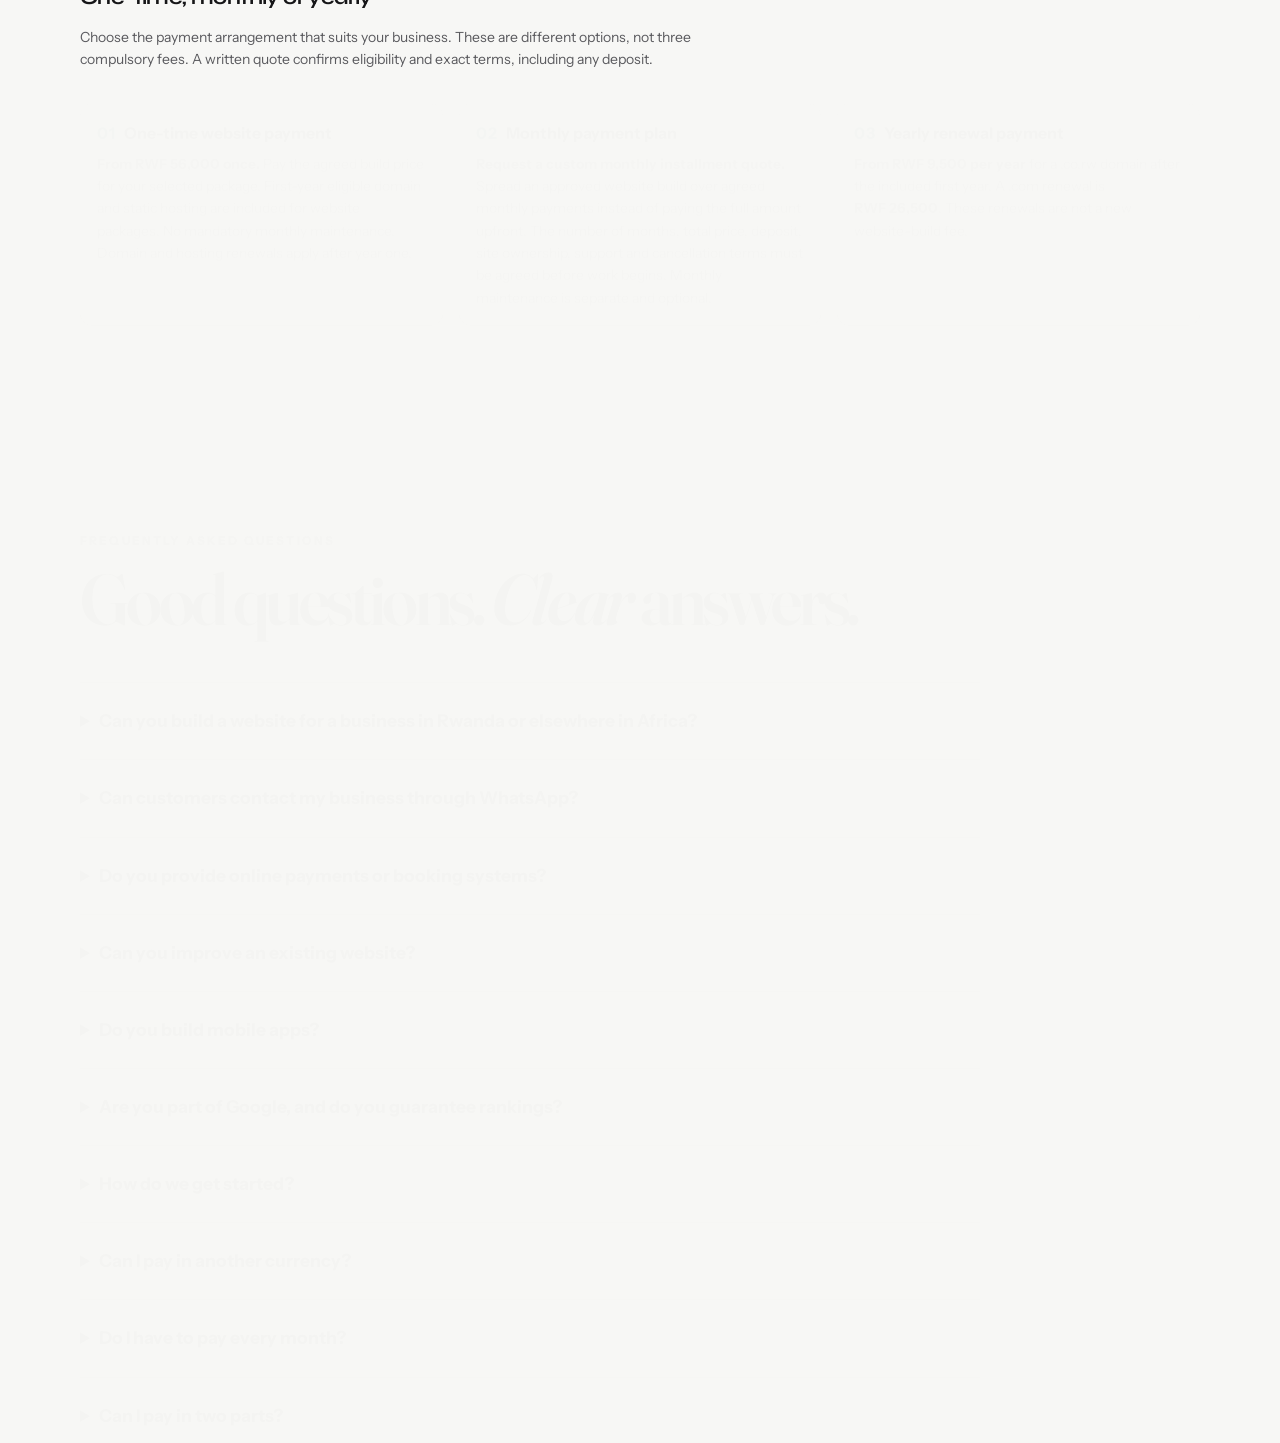
<file: blog/business-data-rwanda.html>
<!doctype html>
<html lang="en">
<head>
<meta charset="utf-8">
<meta http-equiv="Content-Security-Policy" content="default-src 'none'; img-src 'self'; form-action 'none'; object-src 'none'; base-uri 'self'; upgrade-insecure-requests">
<meta name="viewport" content="width=device-width,initial-scale=1,viewport-fit=cover">
<meta name="robots" content="noindex, follow">
<meta http-equiv="refresh" content="0; url=../#faq">
<link rel="canonical" href="https://arnold-rg.github.io/arnova-group/#faq">
<title>Five simple ways to keep track of your shop's sales | Arnova Group Agency</title>
<link rel="icon" href="../logo.svg">
</head>
<body>
<p>This guide now lives with the questions on the home page. <a href="../#faq">See the questions on the home page</a>.</p>
</body>
</html>
</file>
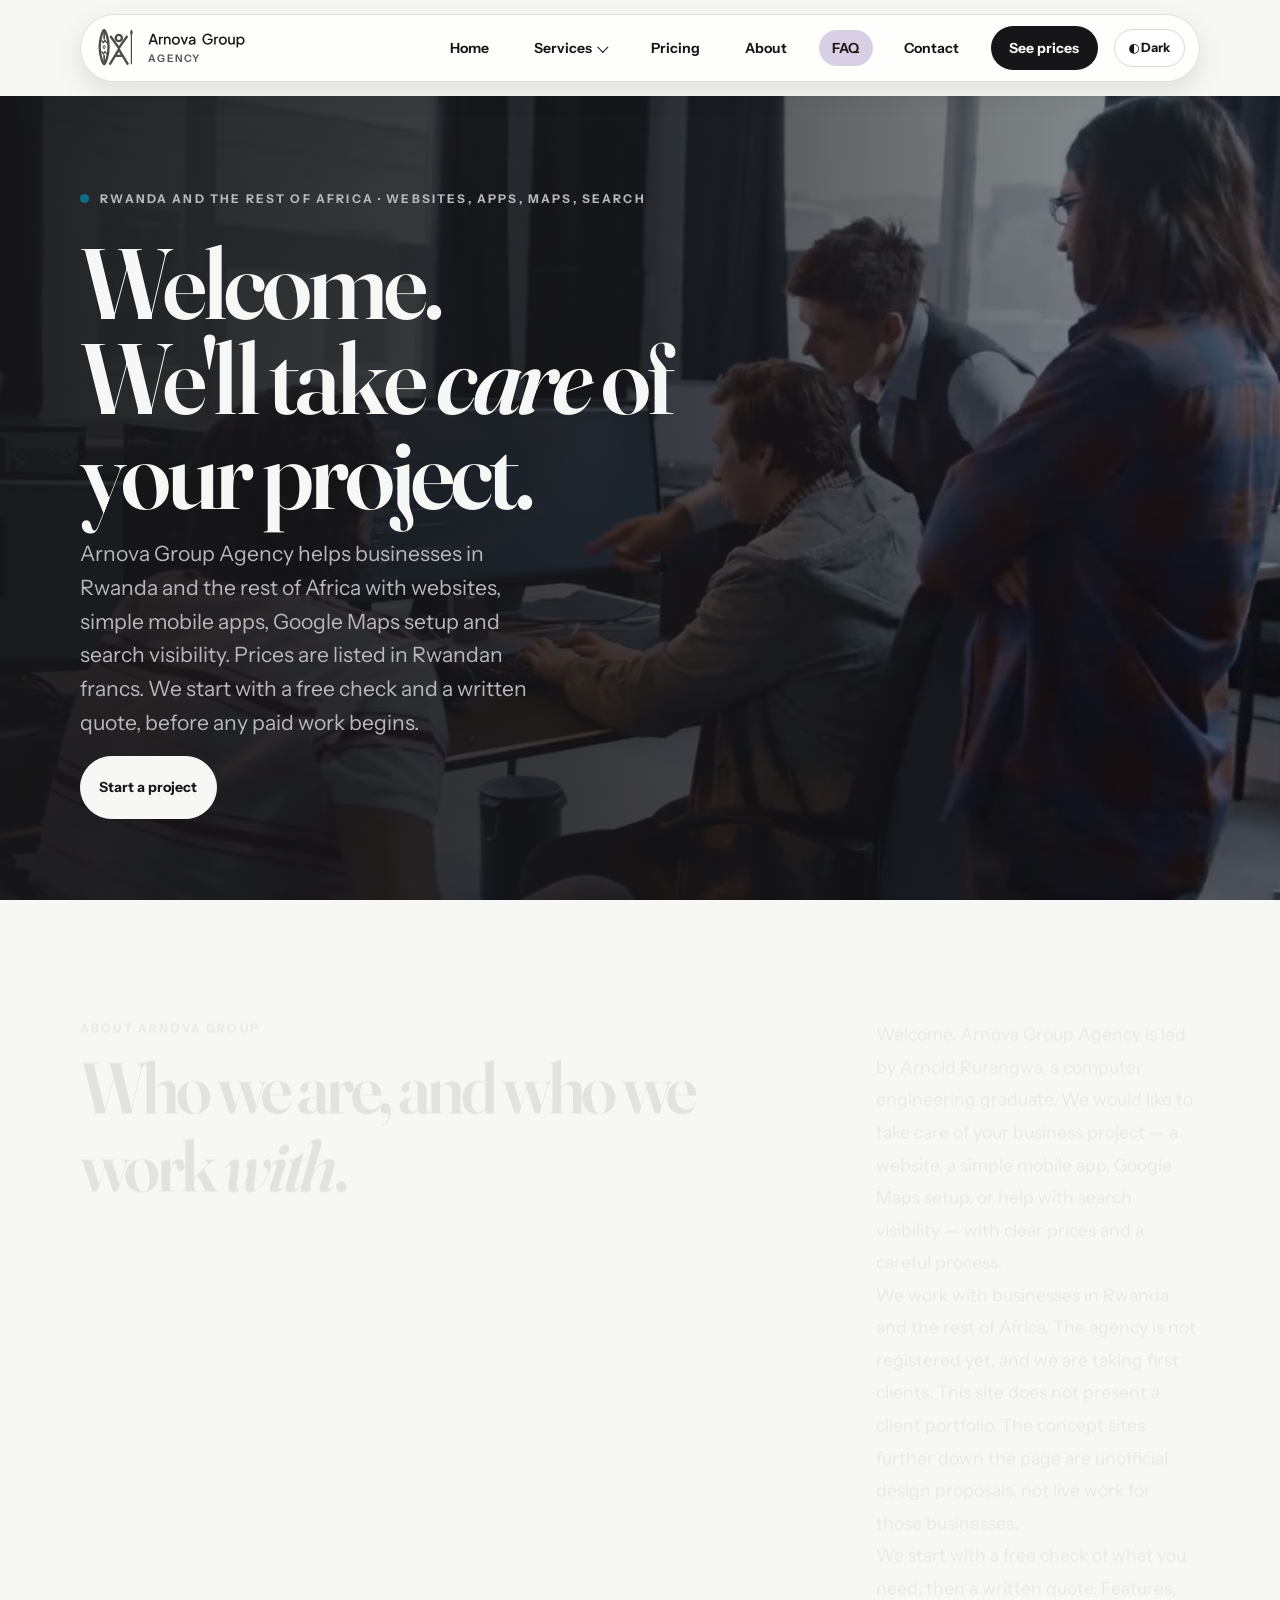
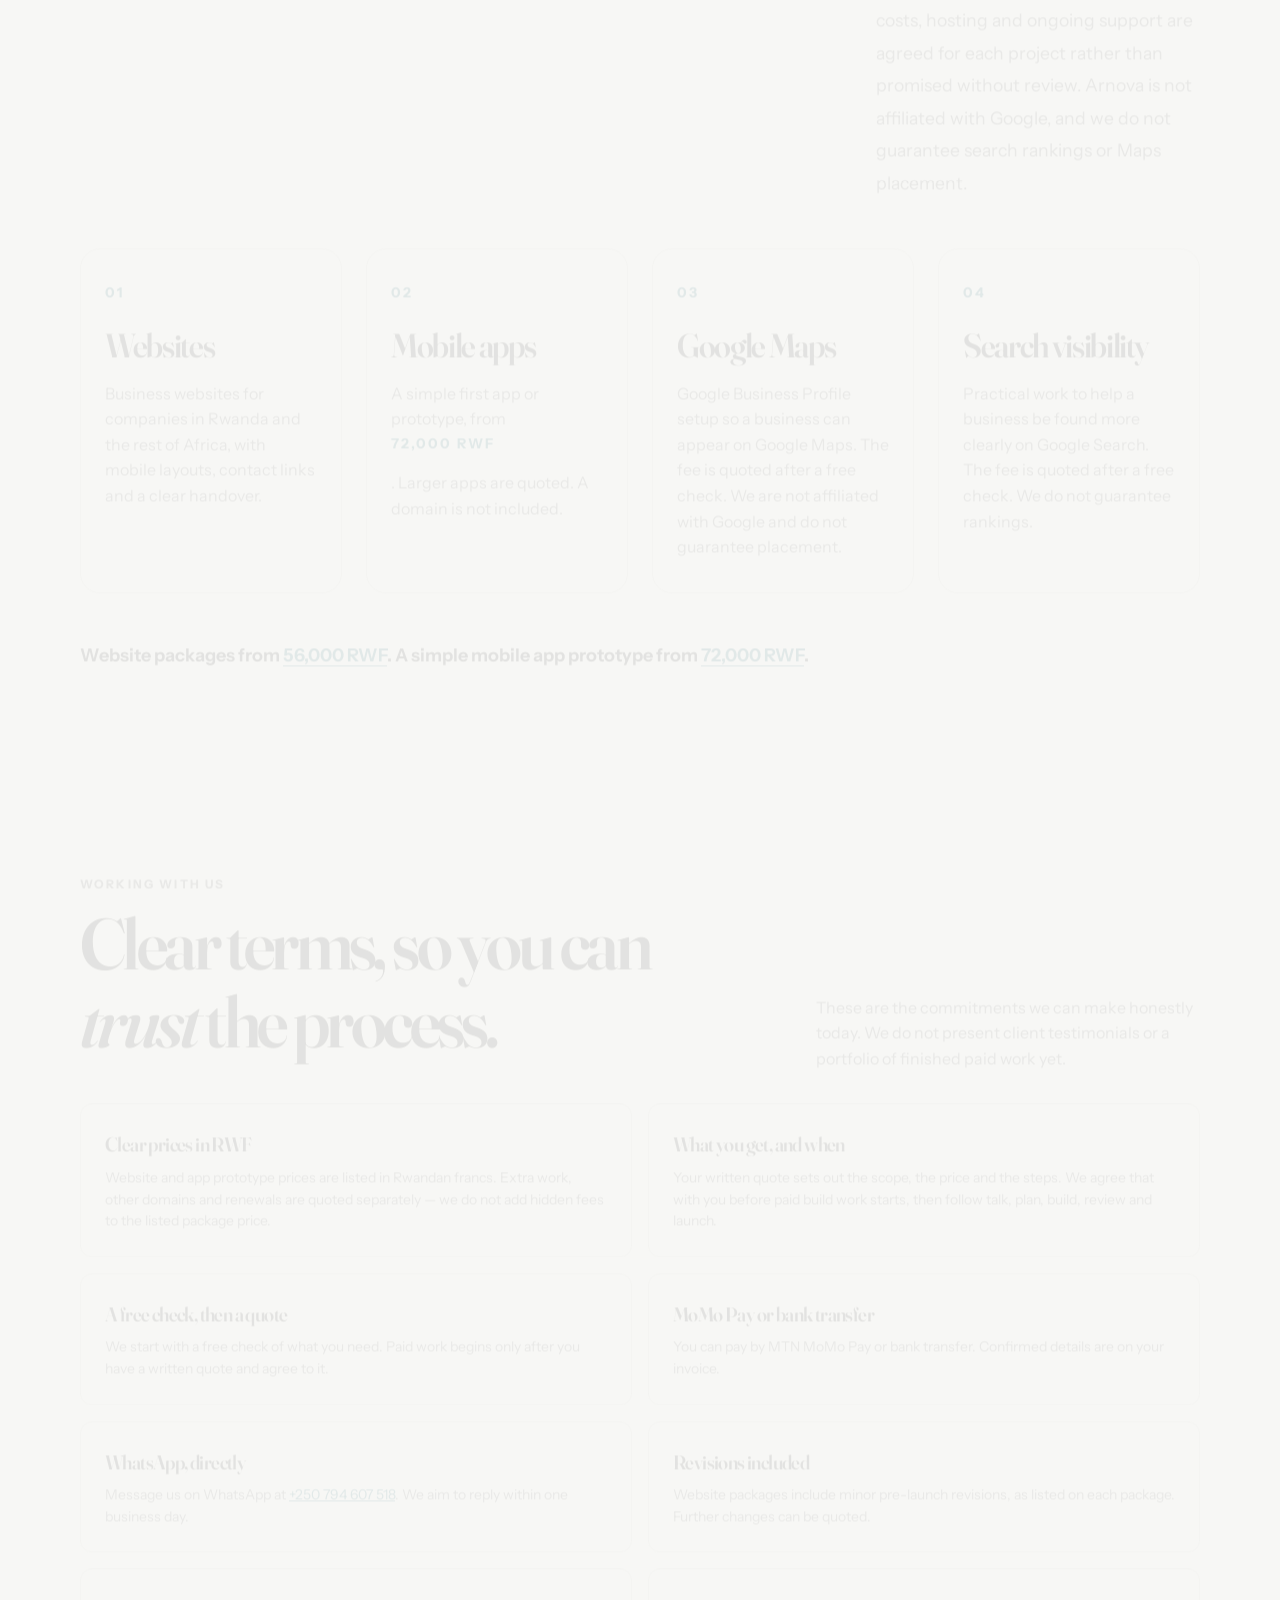
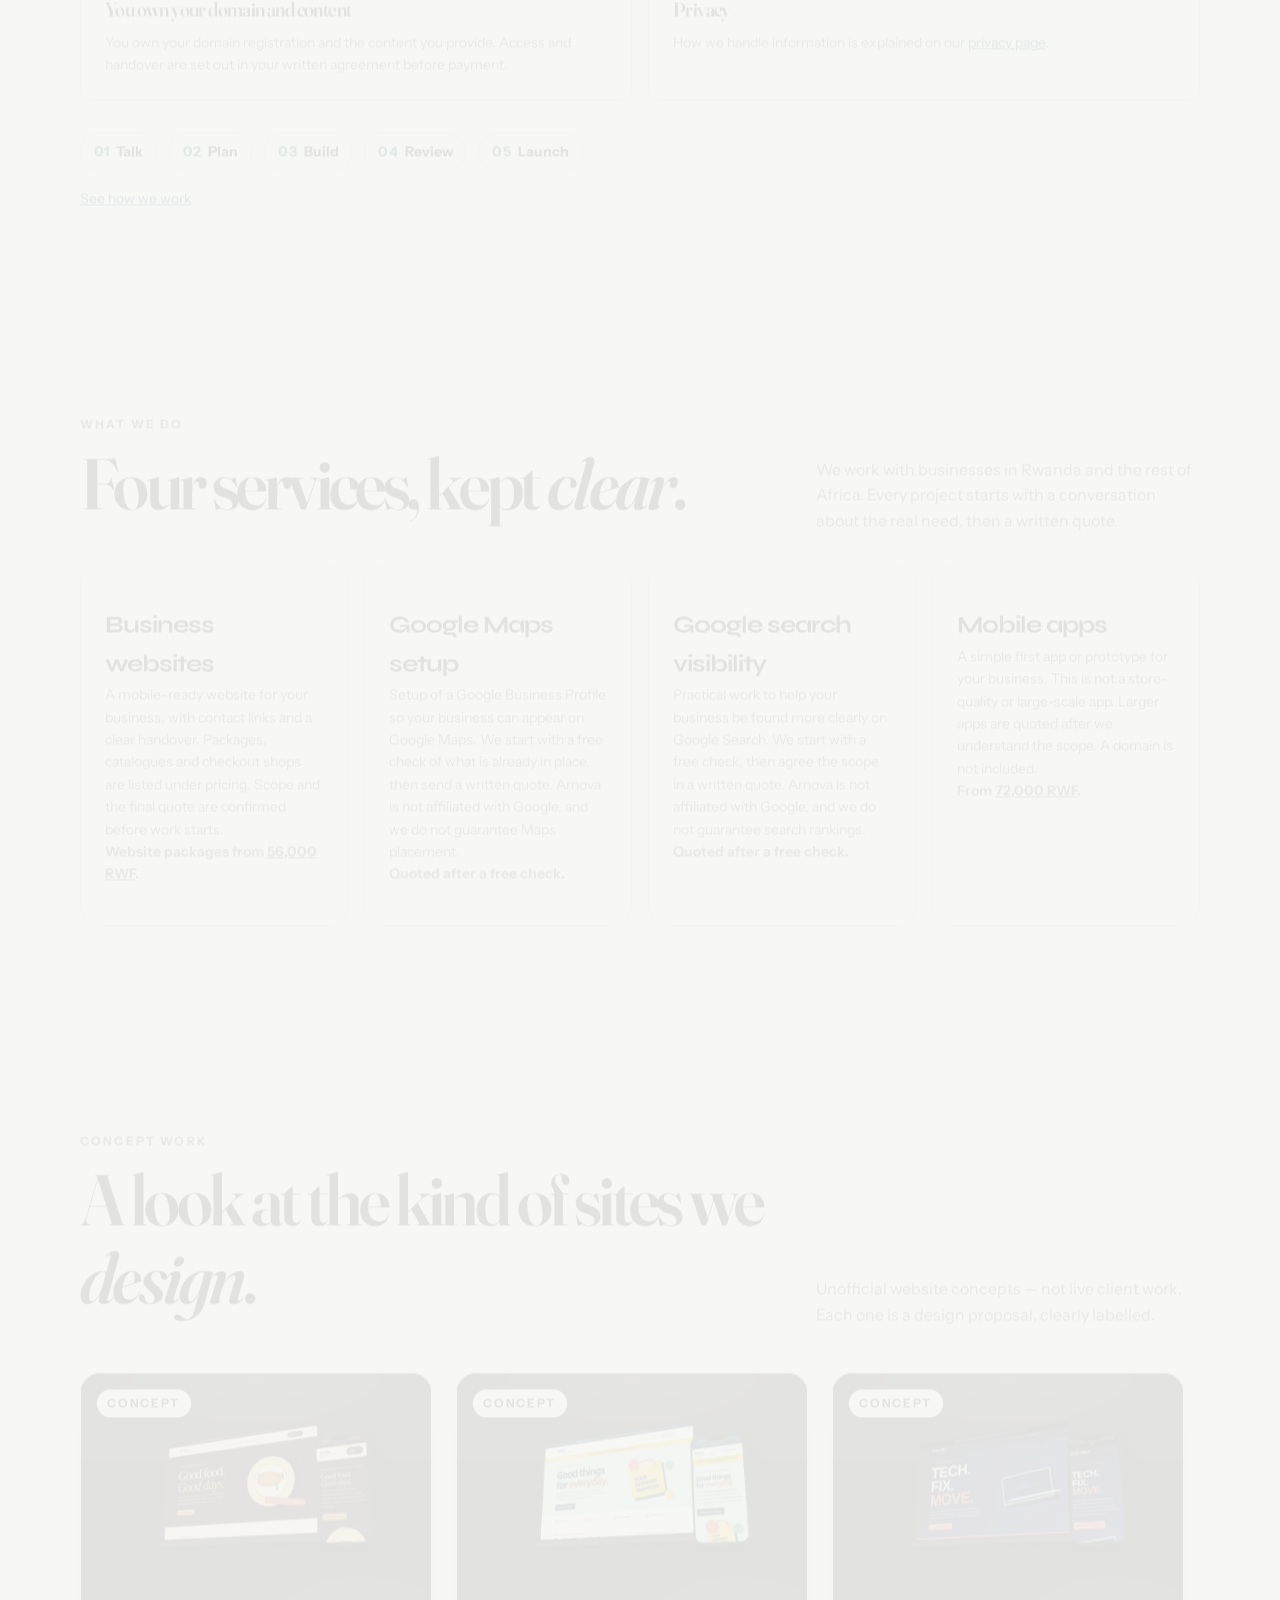
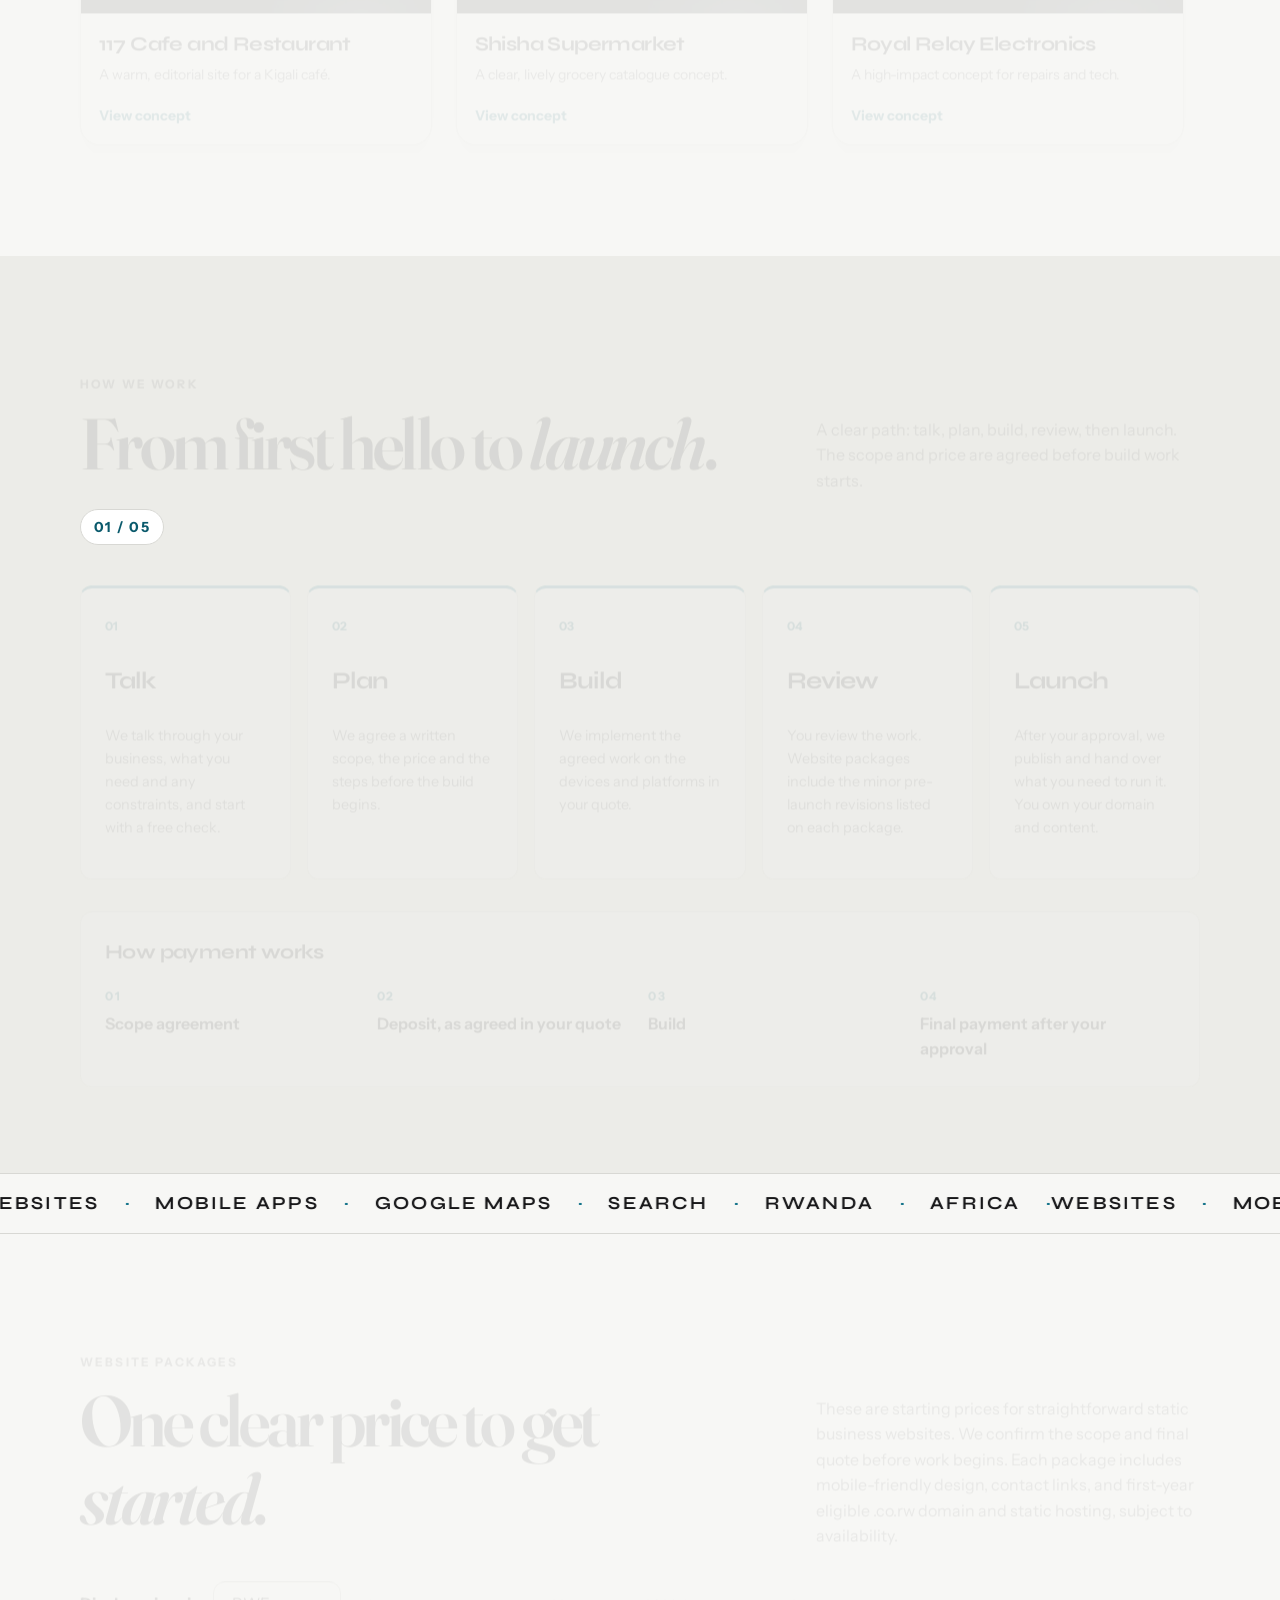
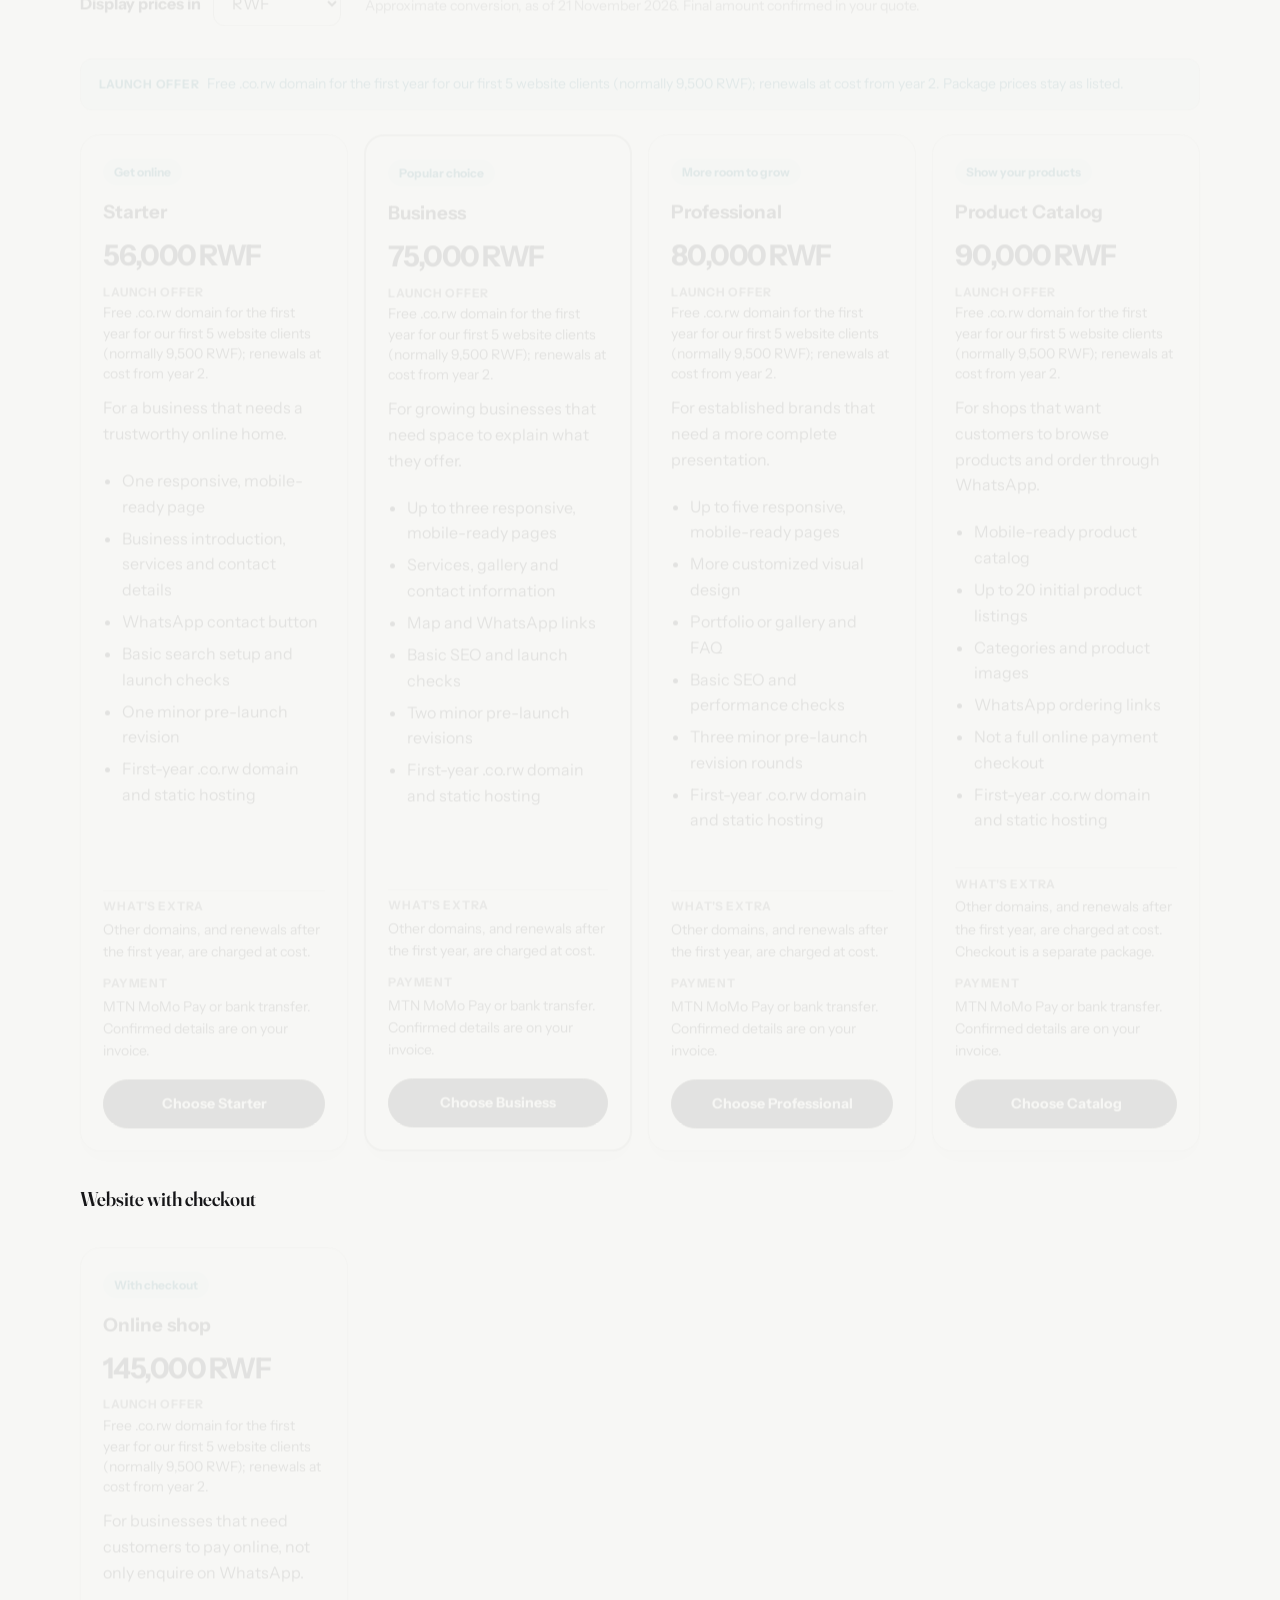
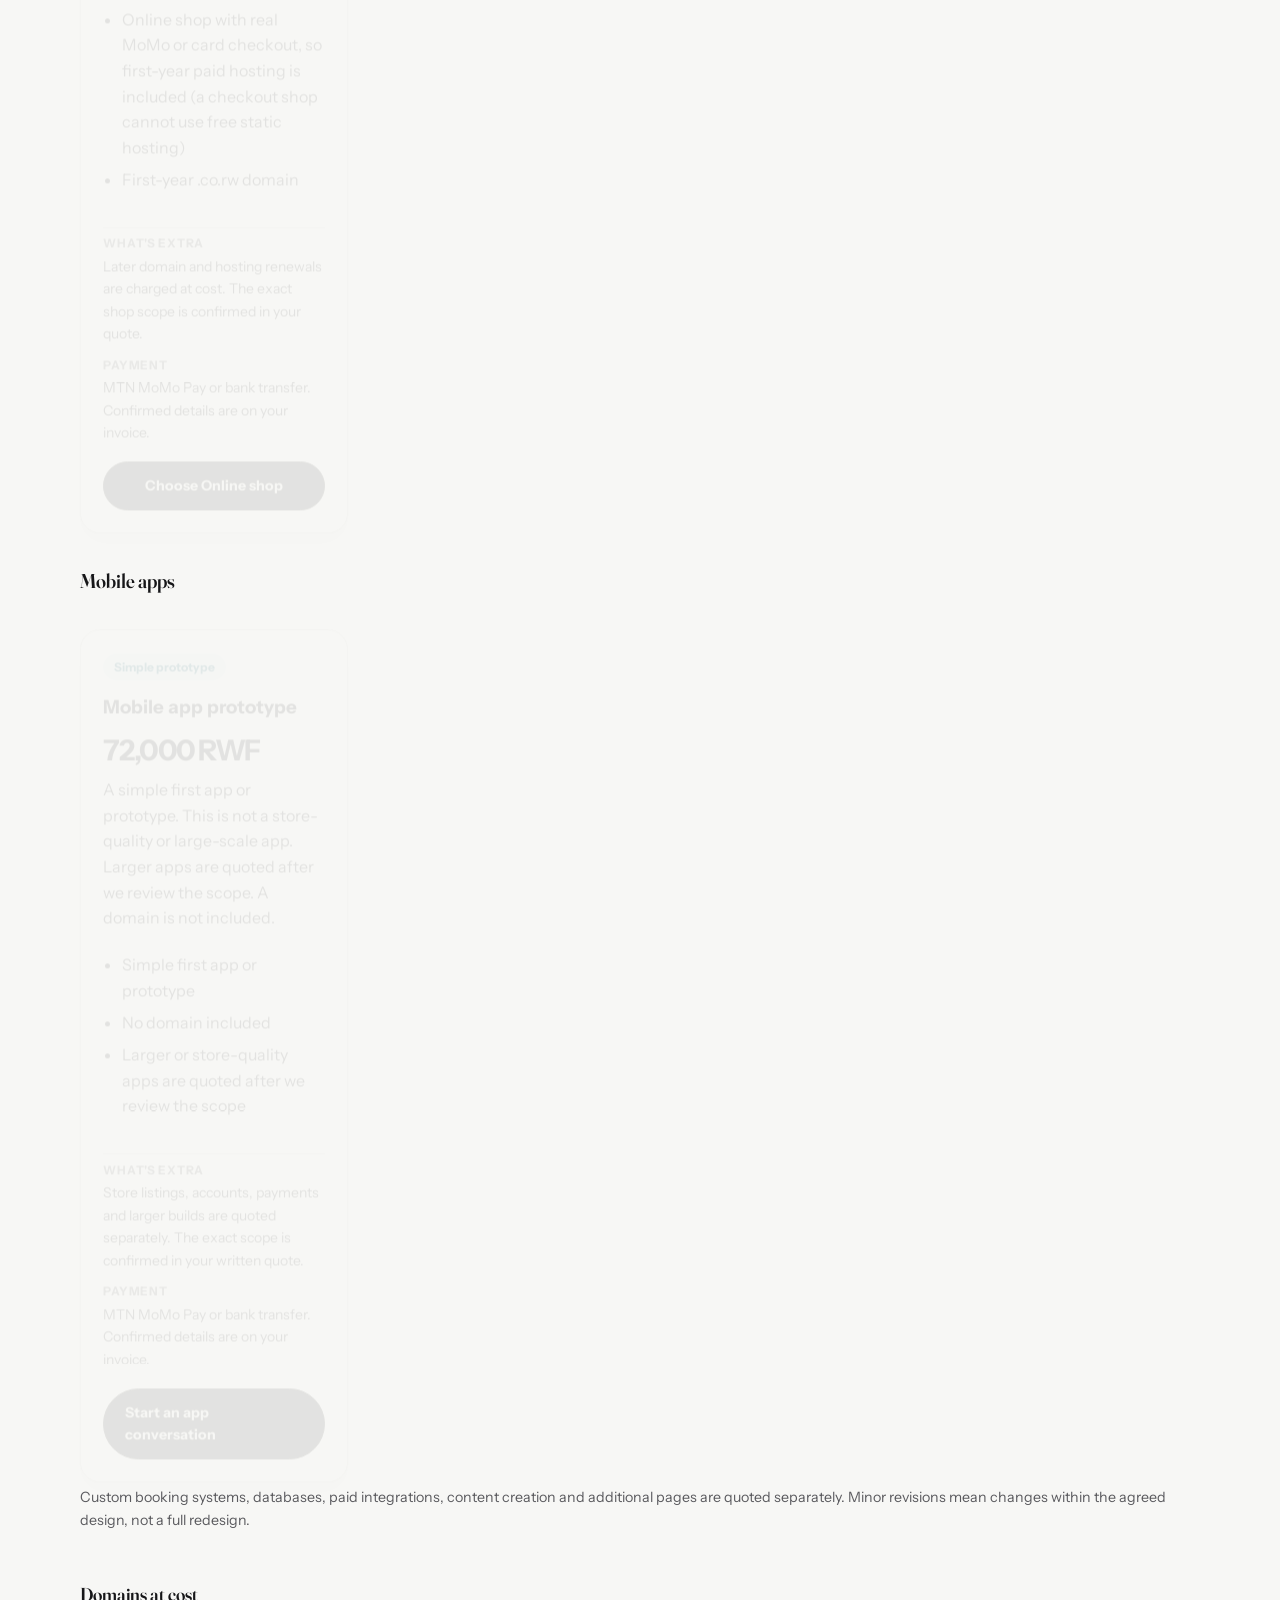
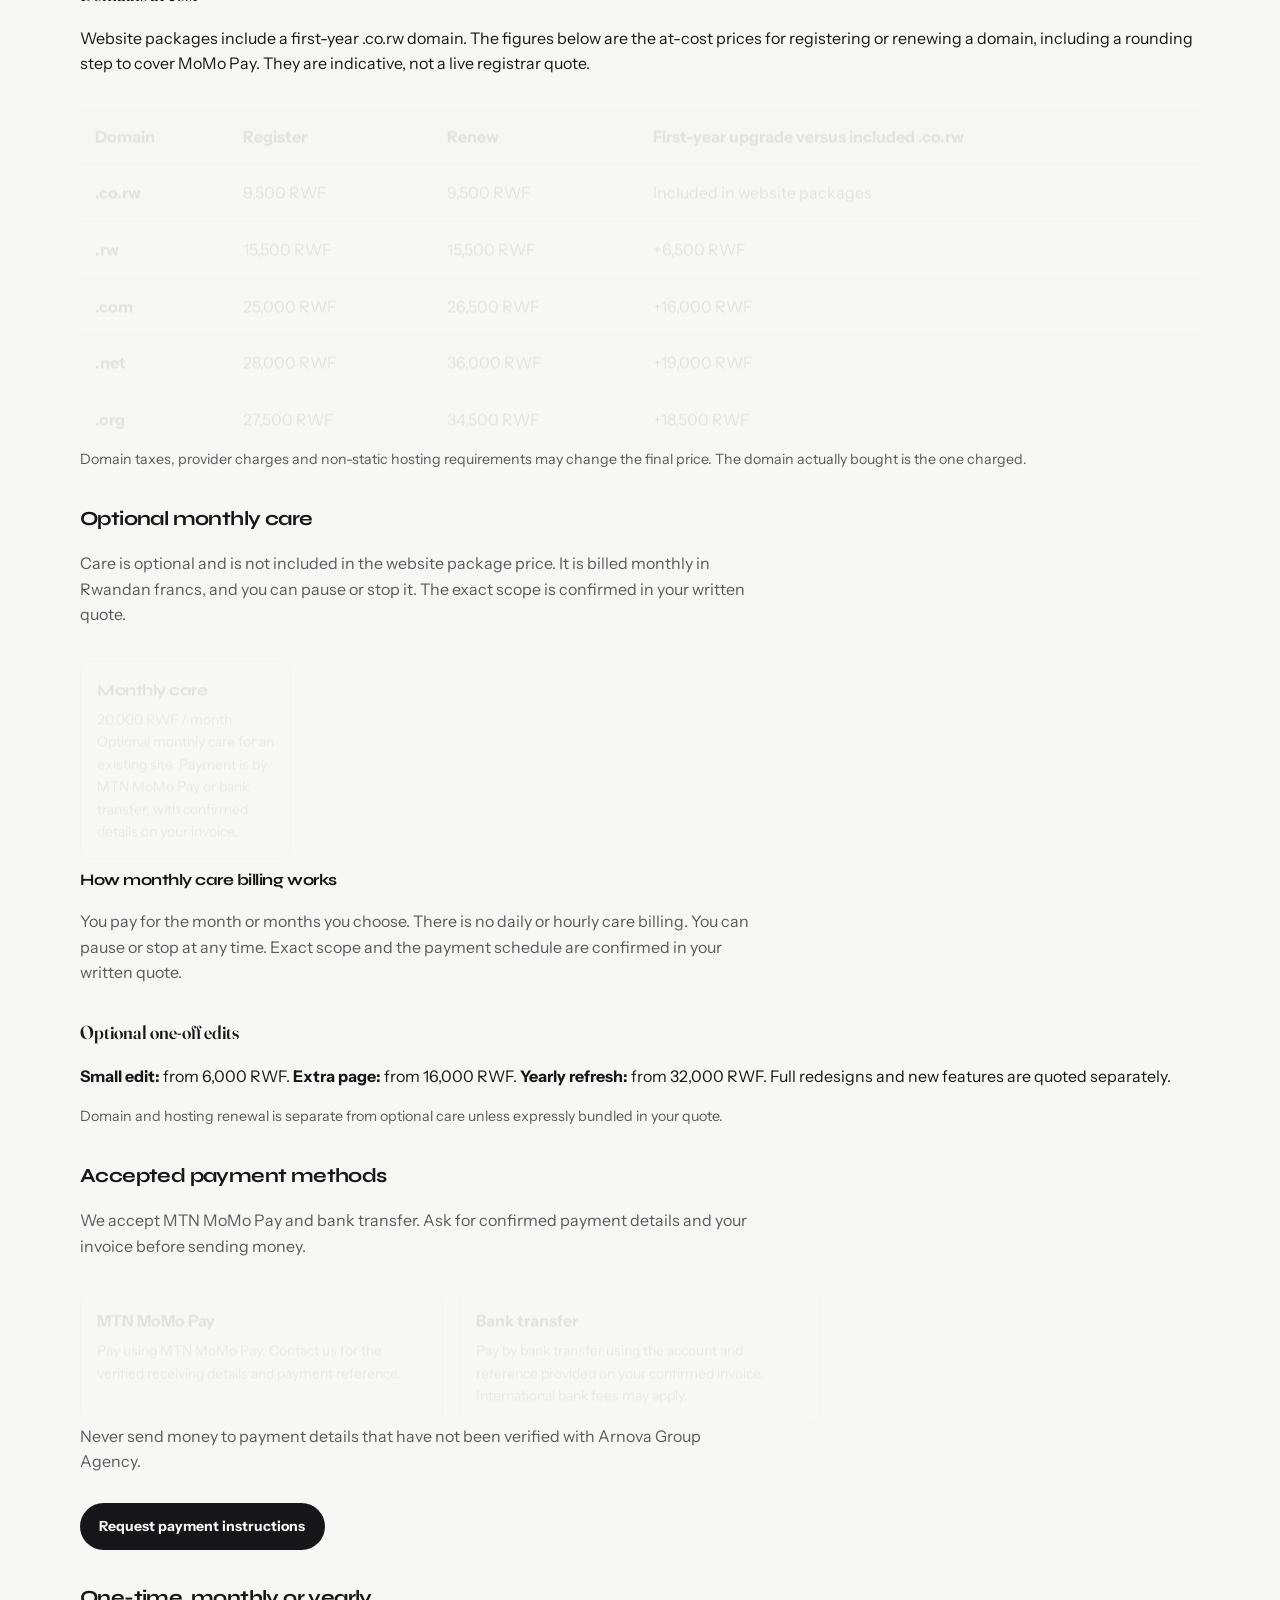
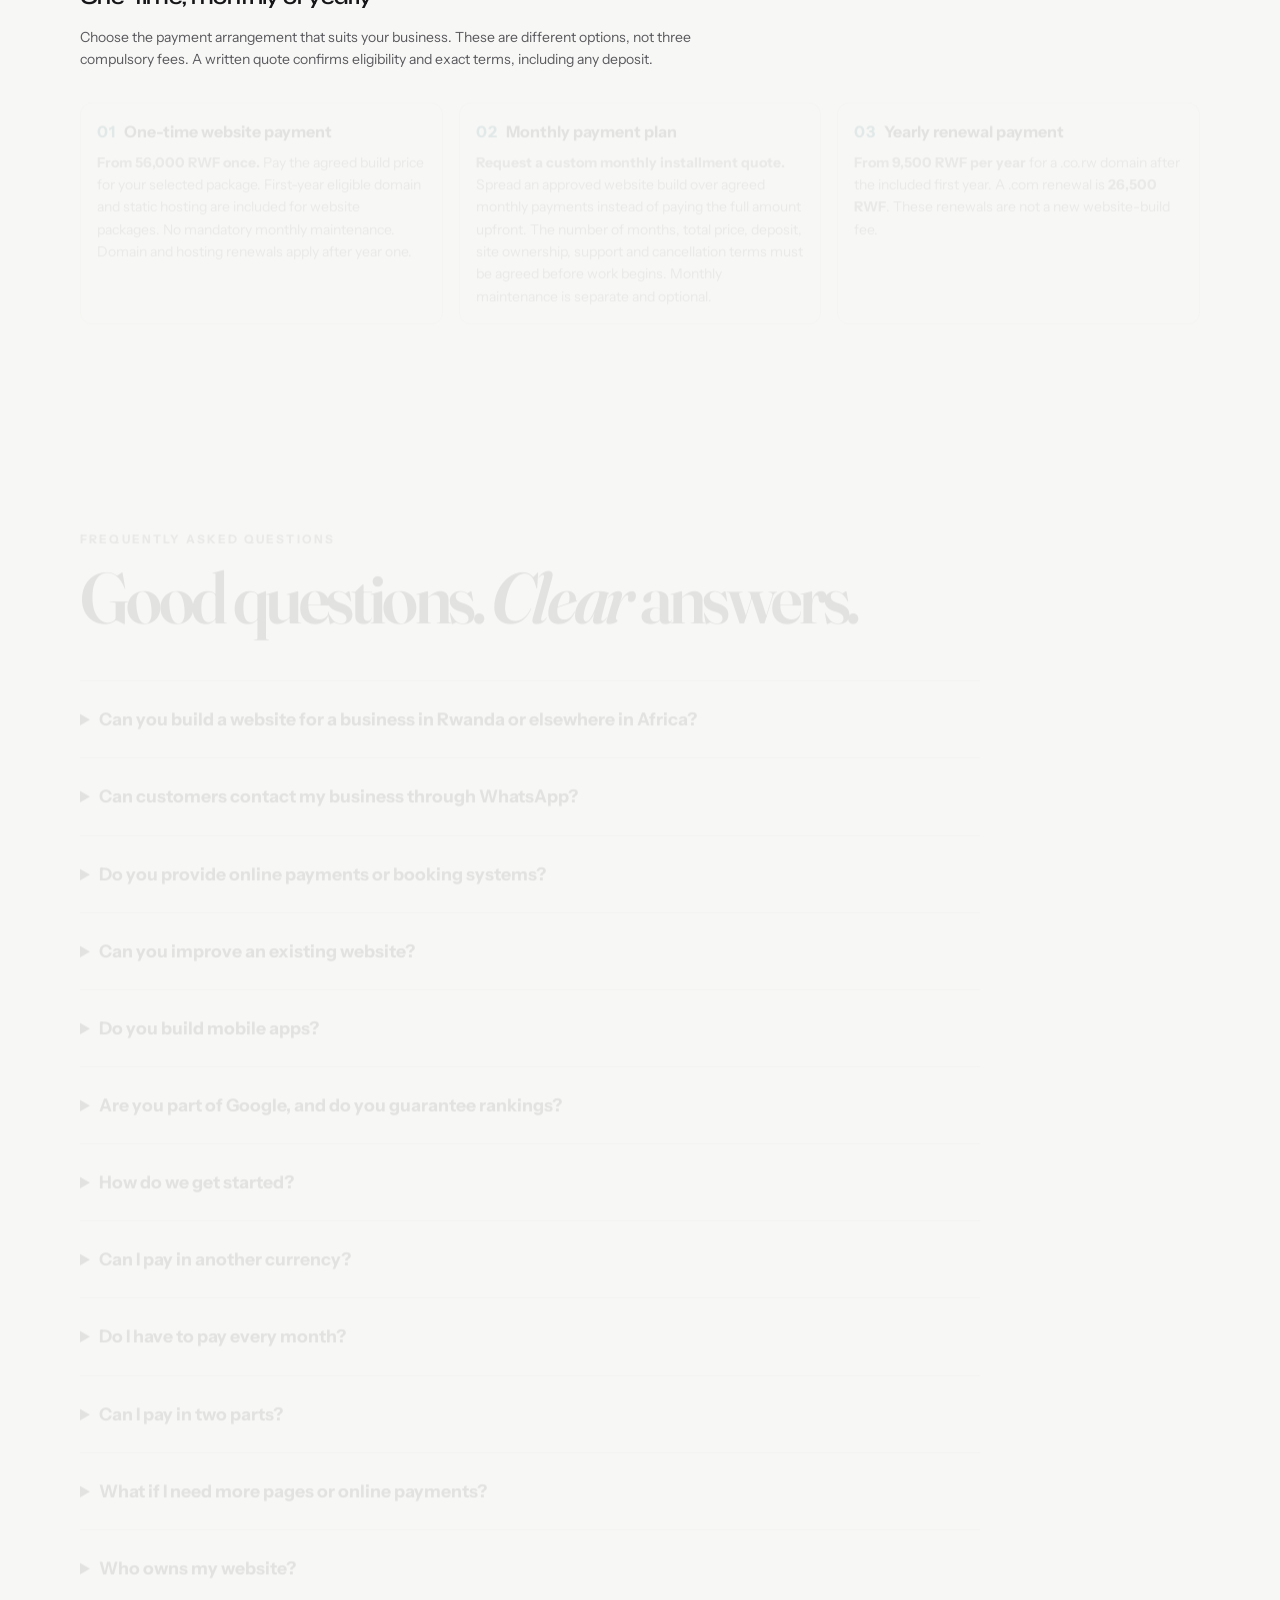
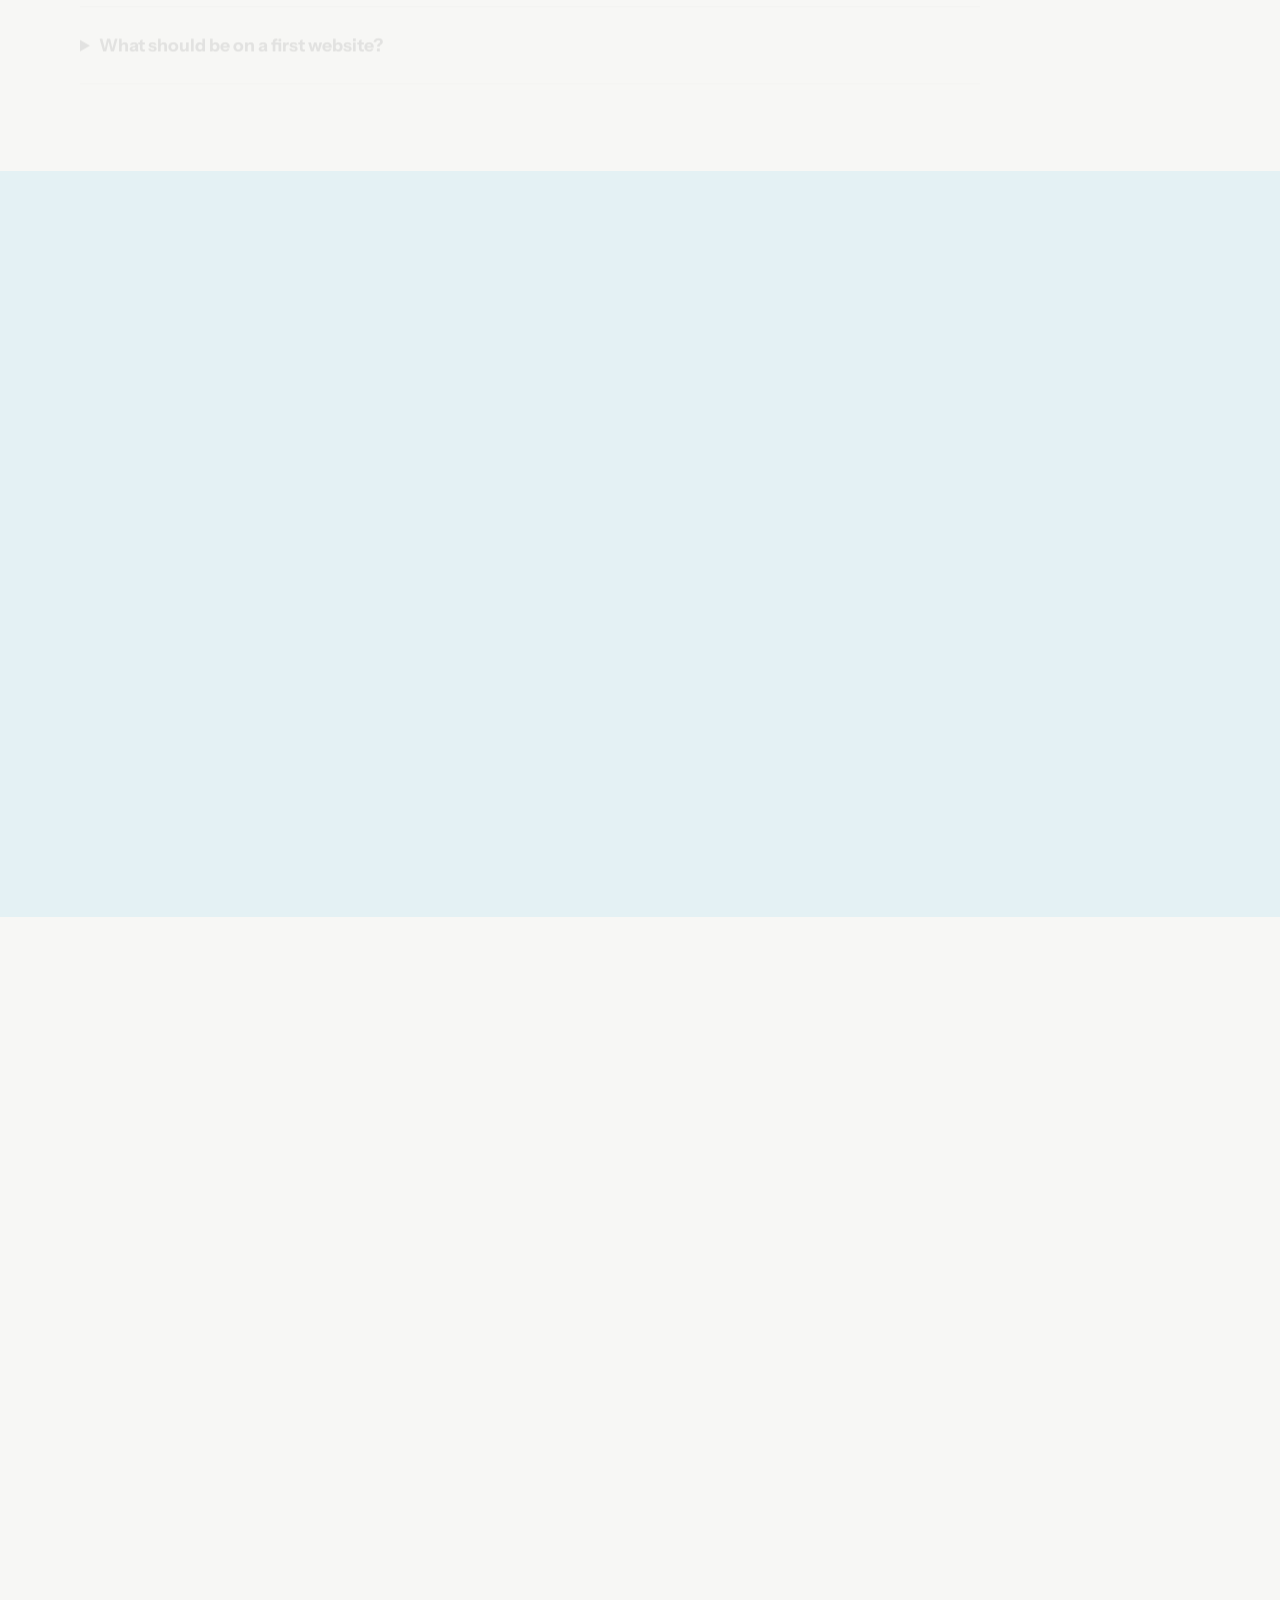
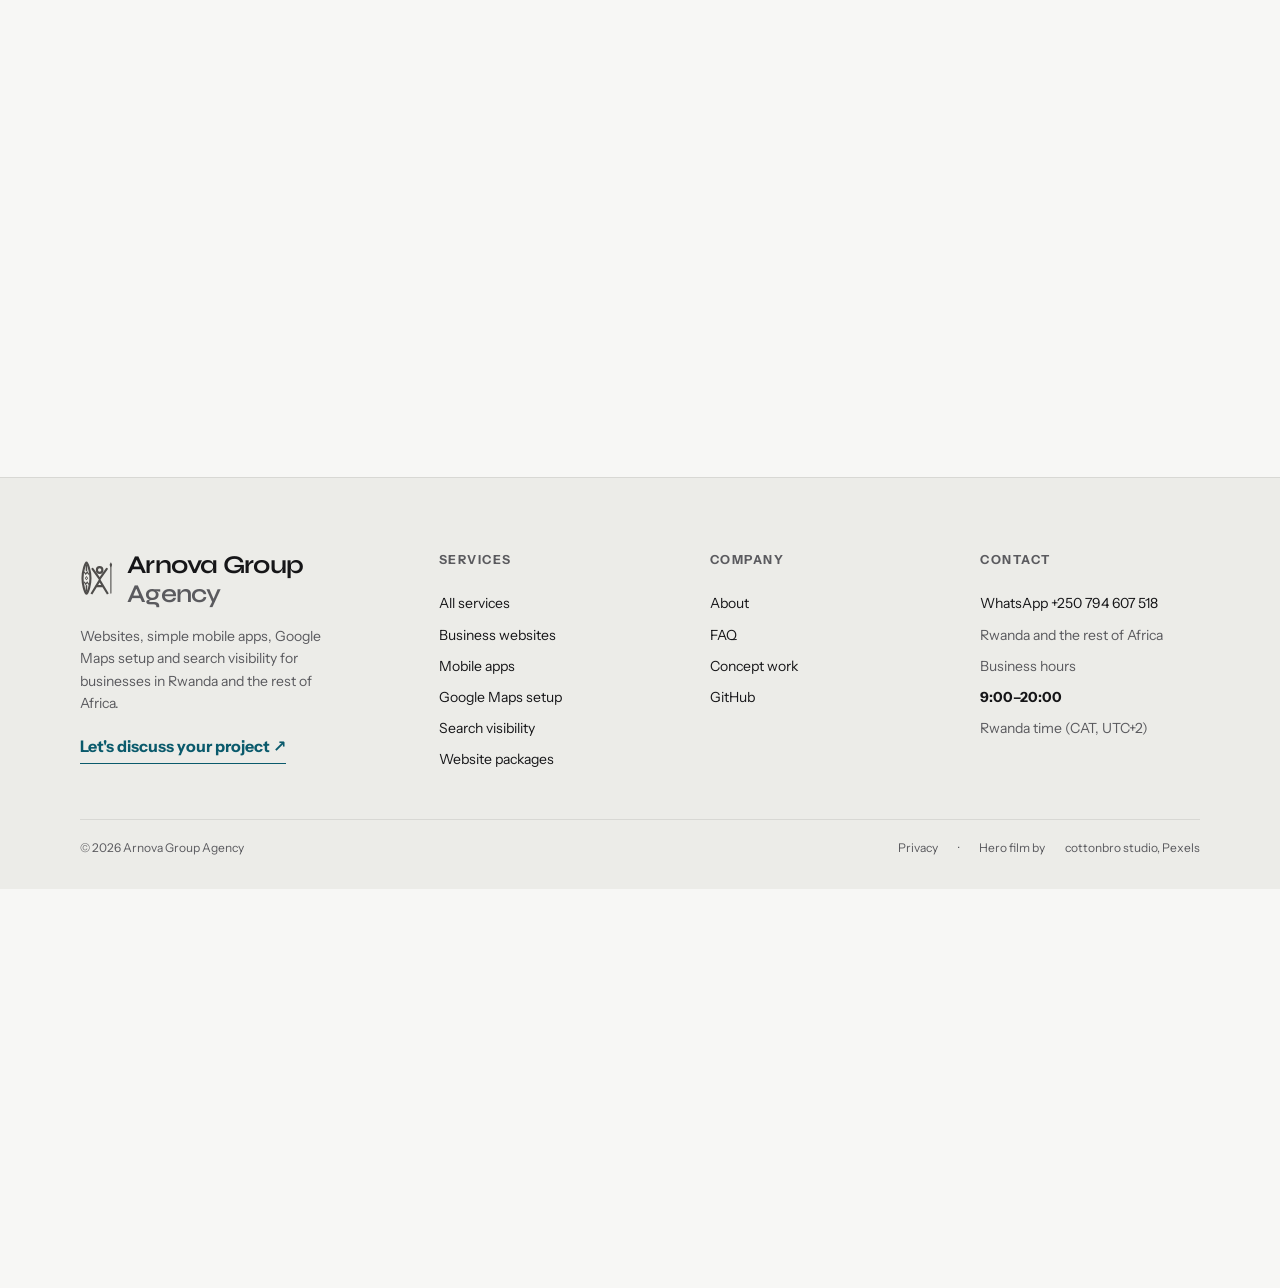
<file: blog/remote-work-rwanda.html>
<!doctype html>
<html lang="en">
<head>
<meta charset="utf-8">
<meta http-equiv="Content-Security-Policy" content="default-src 'none'; img-src 'self'; form-action 'none'; object-src 'none'; base-uri 'self'; upgrade-insecure-requests">
<meta name="viewport" content="width=device-width,initial-scale=1,viewport-fit=cover">
<meta name="robots" content="noindex, follow">
<meta http-equiv="refresh" content="0; url=../#faq">
<link rel="canonical" href="https://arnold-rg.github.io/arnova-group/#faq">
<title>Looking for remote work from Rwanda? | Arnova Group Agency</title>
<link rel="icon" href="../logo.svg">
</head>
<body>
<p>This guide now lives with the questions on the home page. <a href="../#faq">See the questions on the home page</a>.</p>
</body>
</html>
</file>
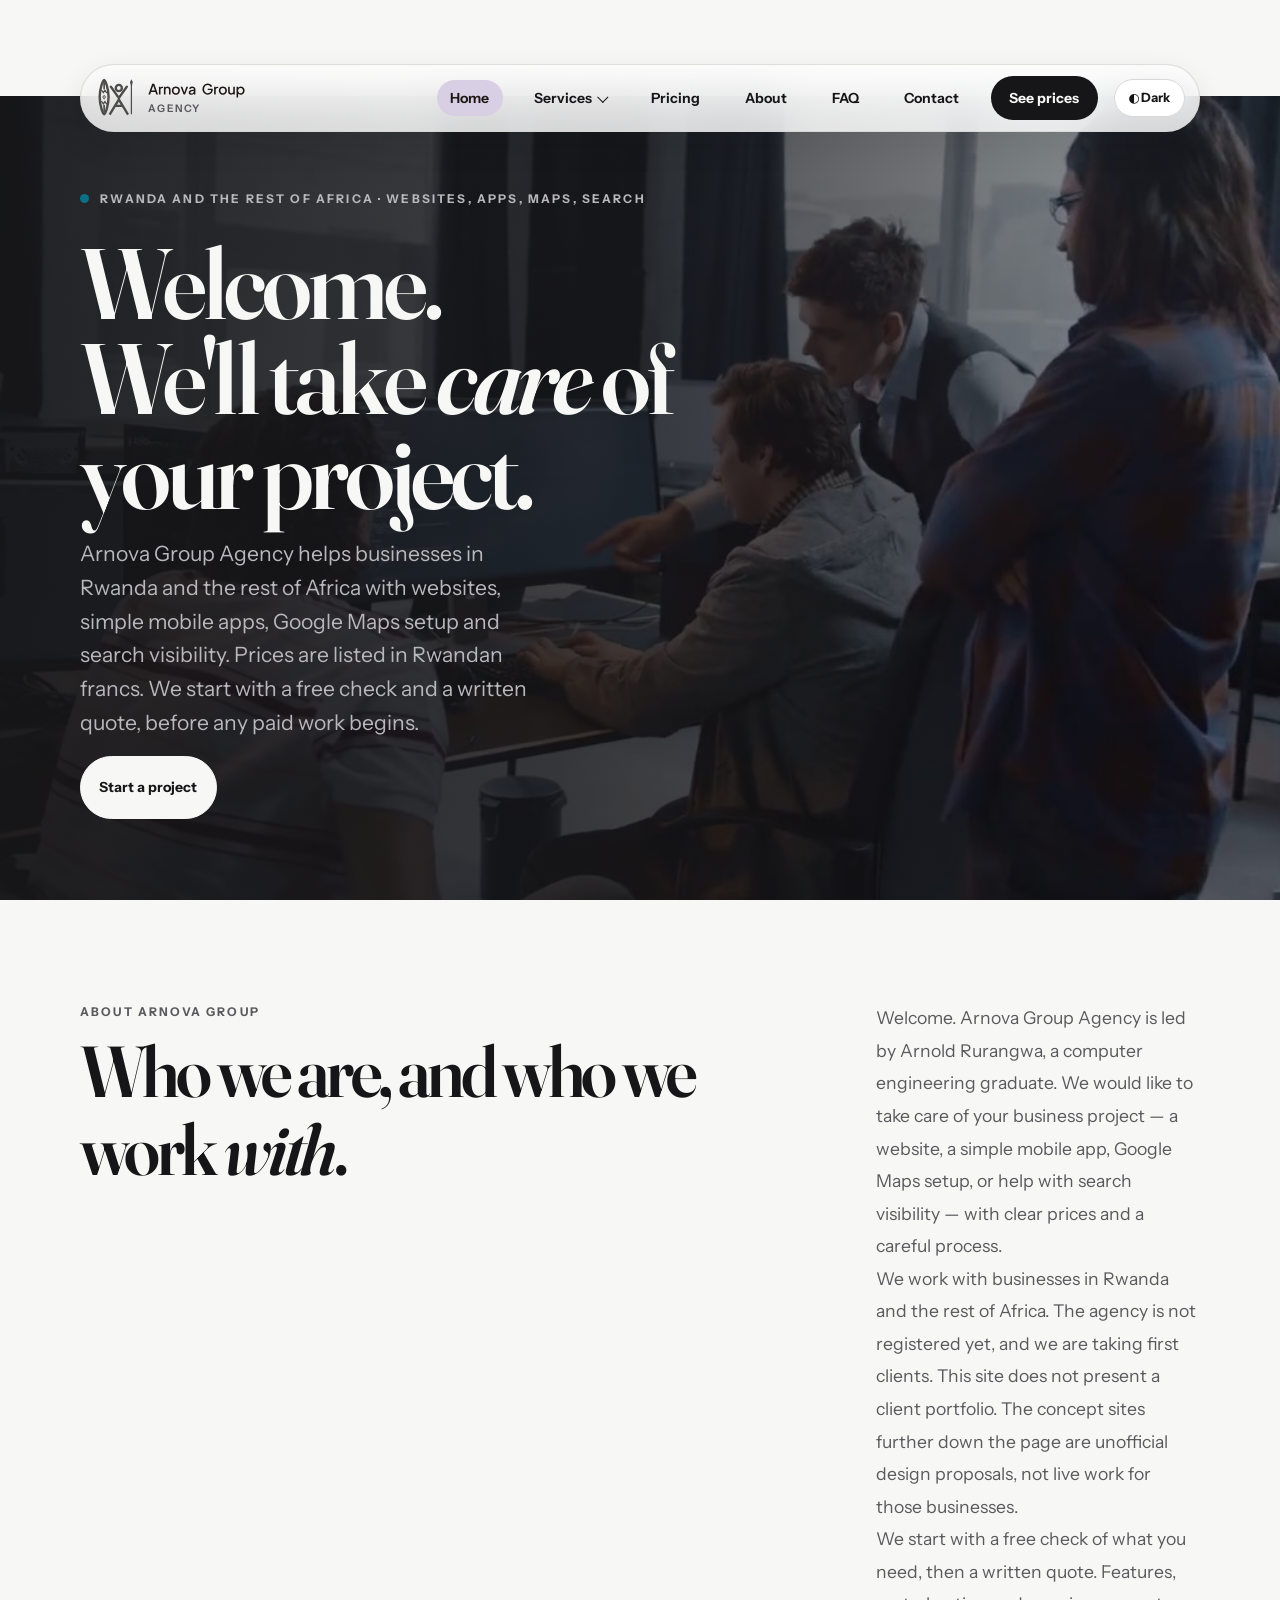
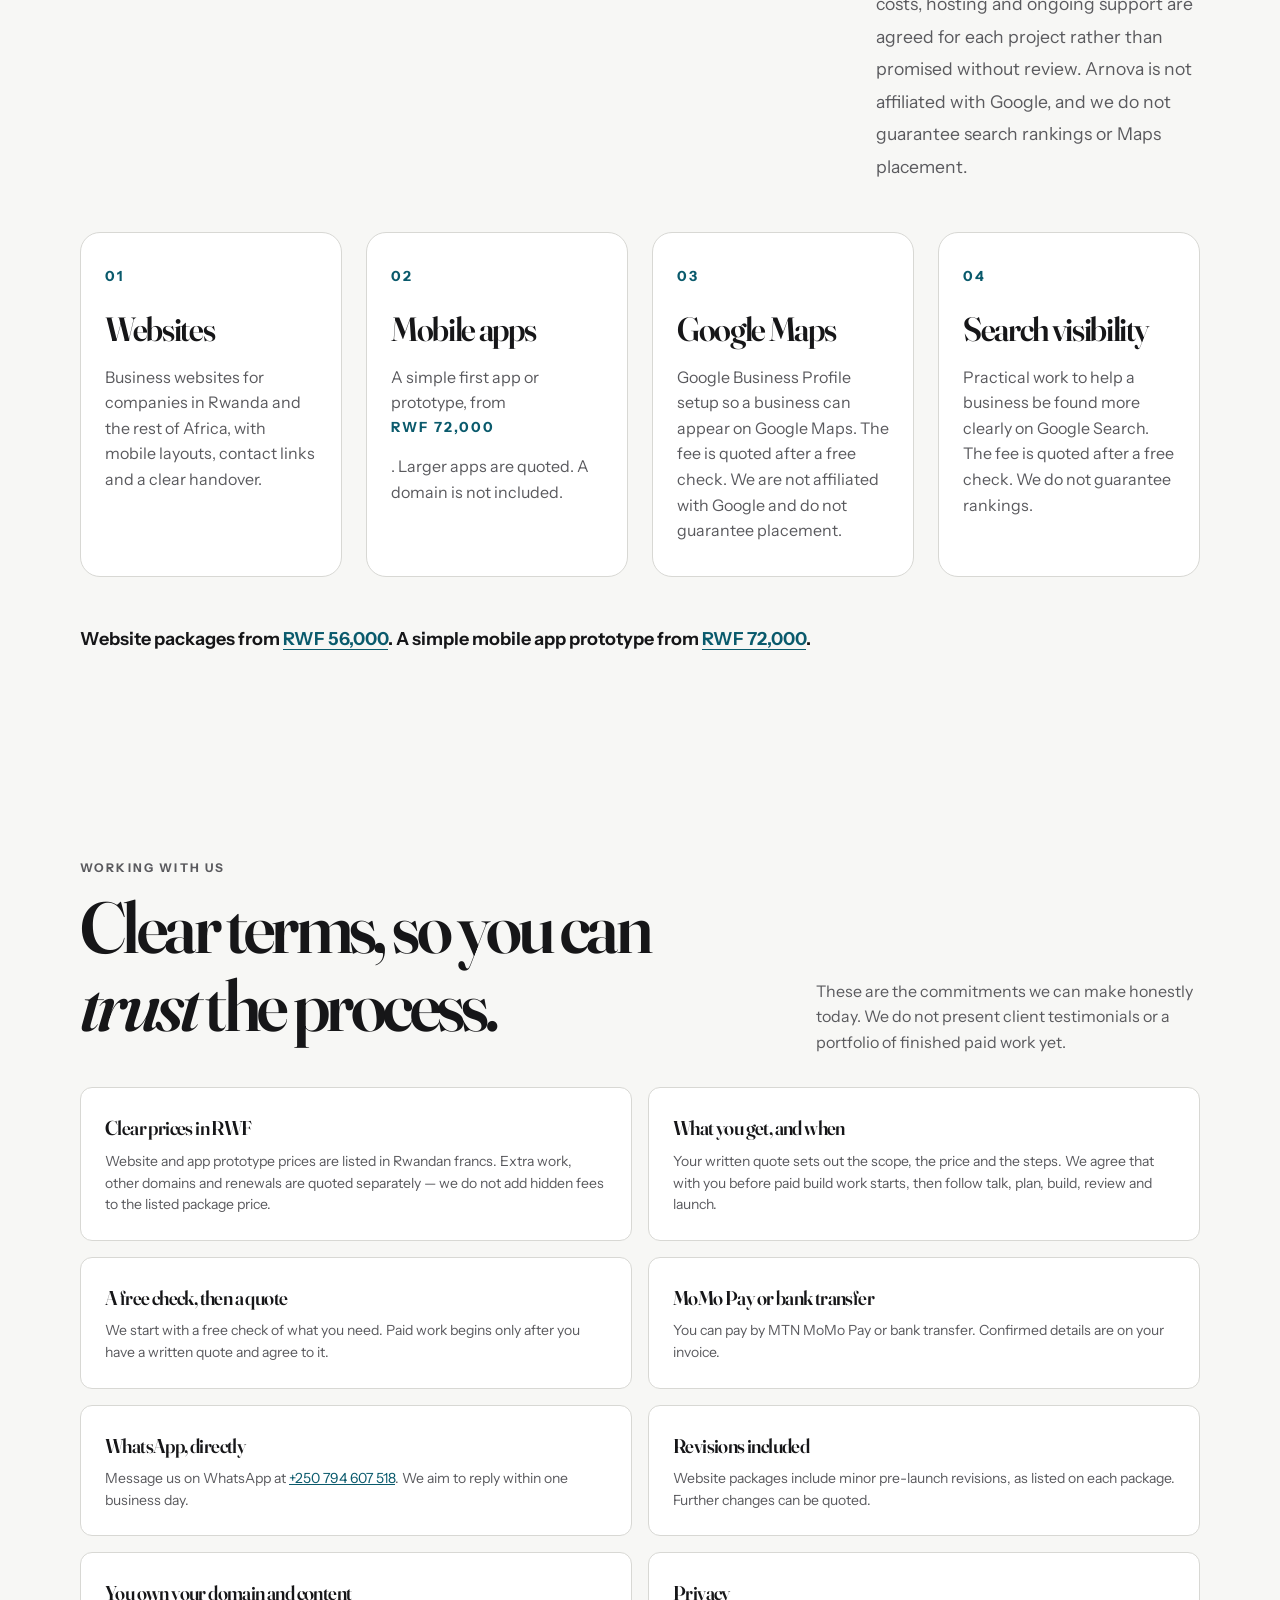
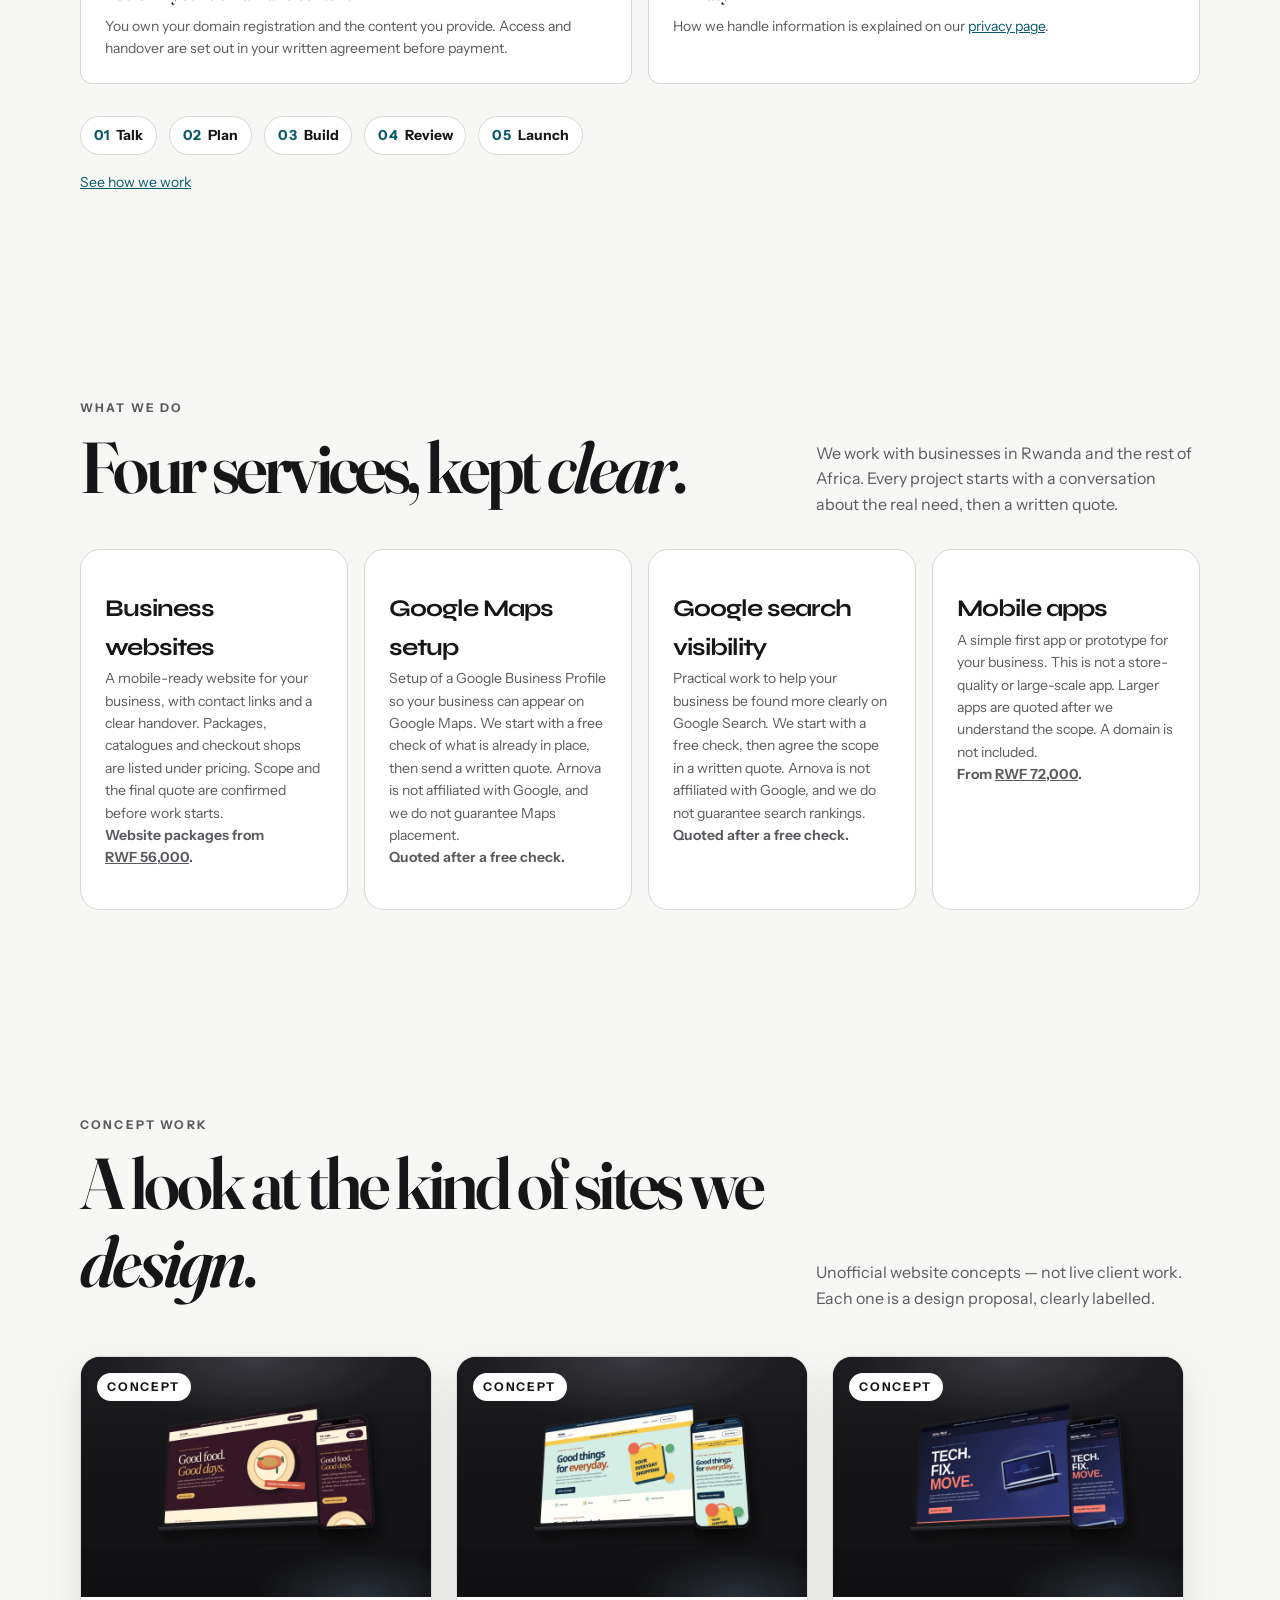
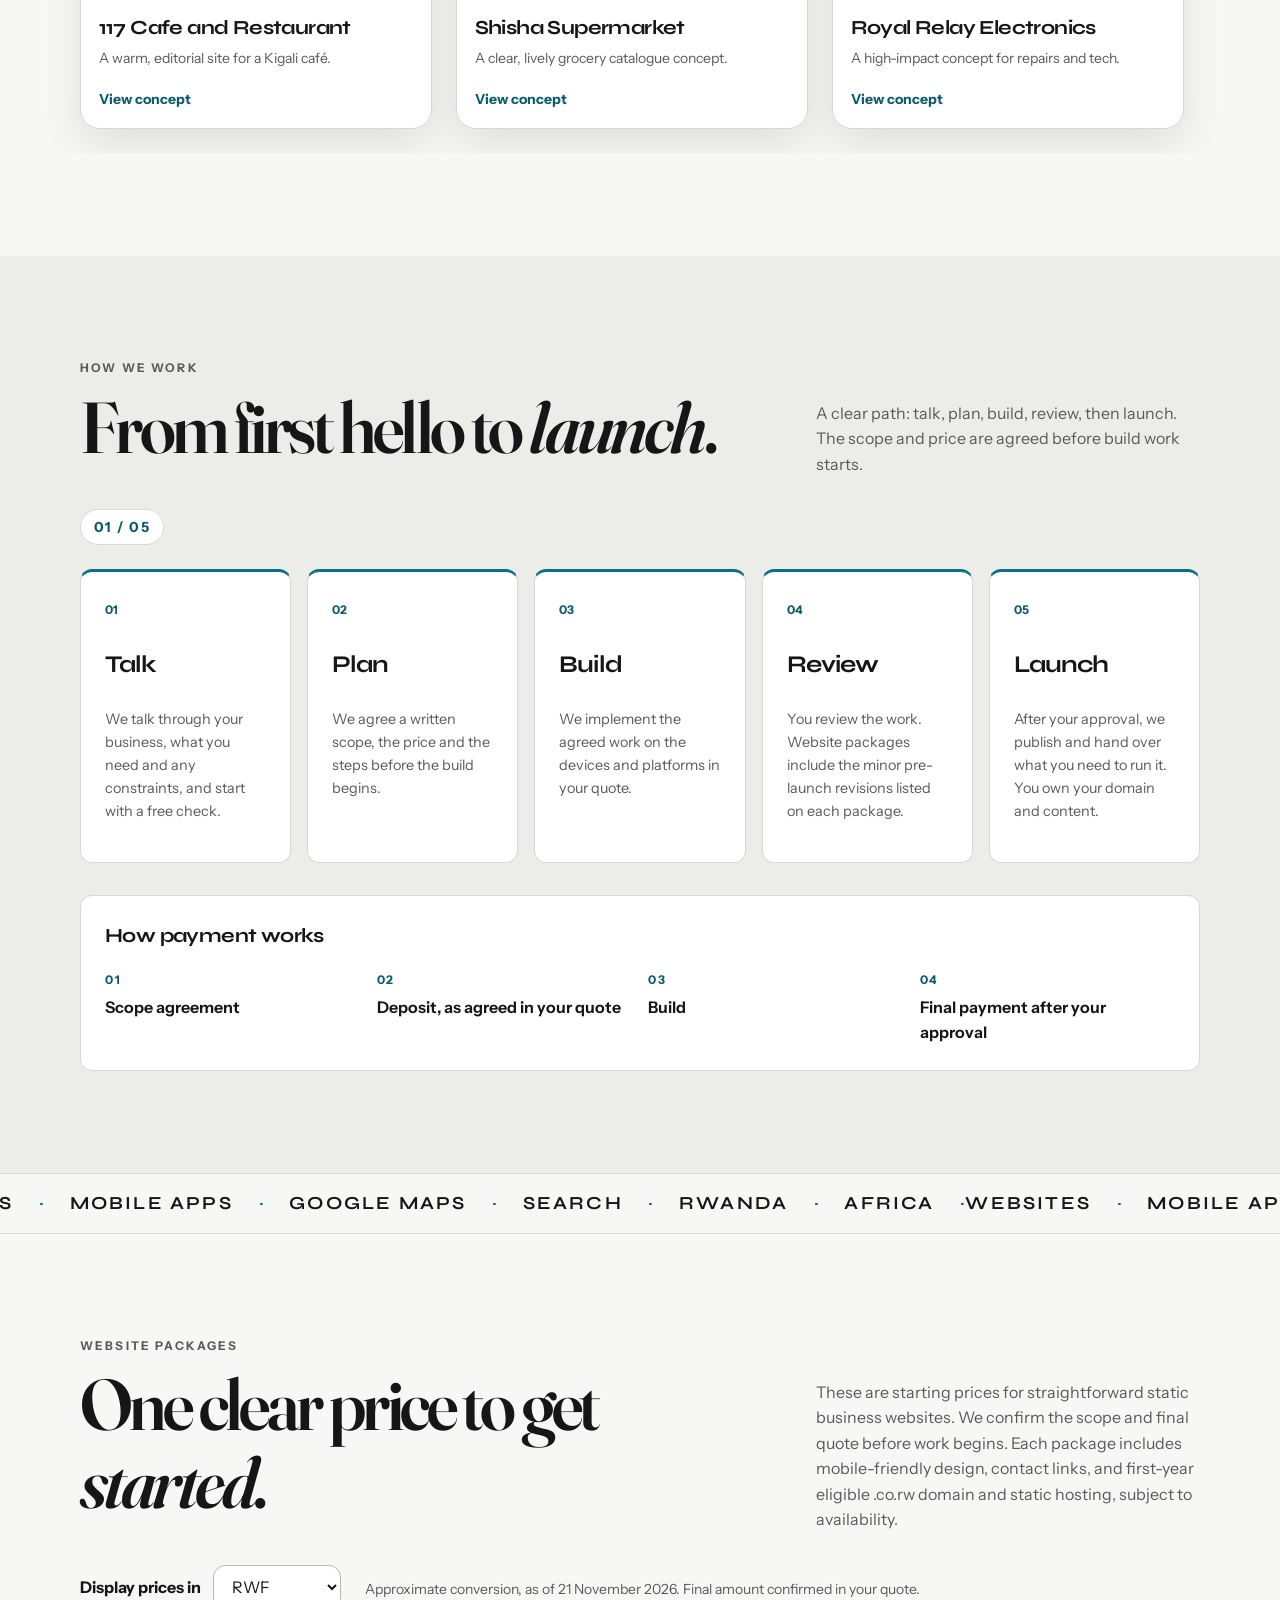
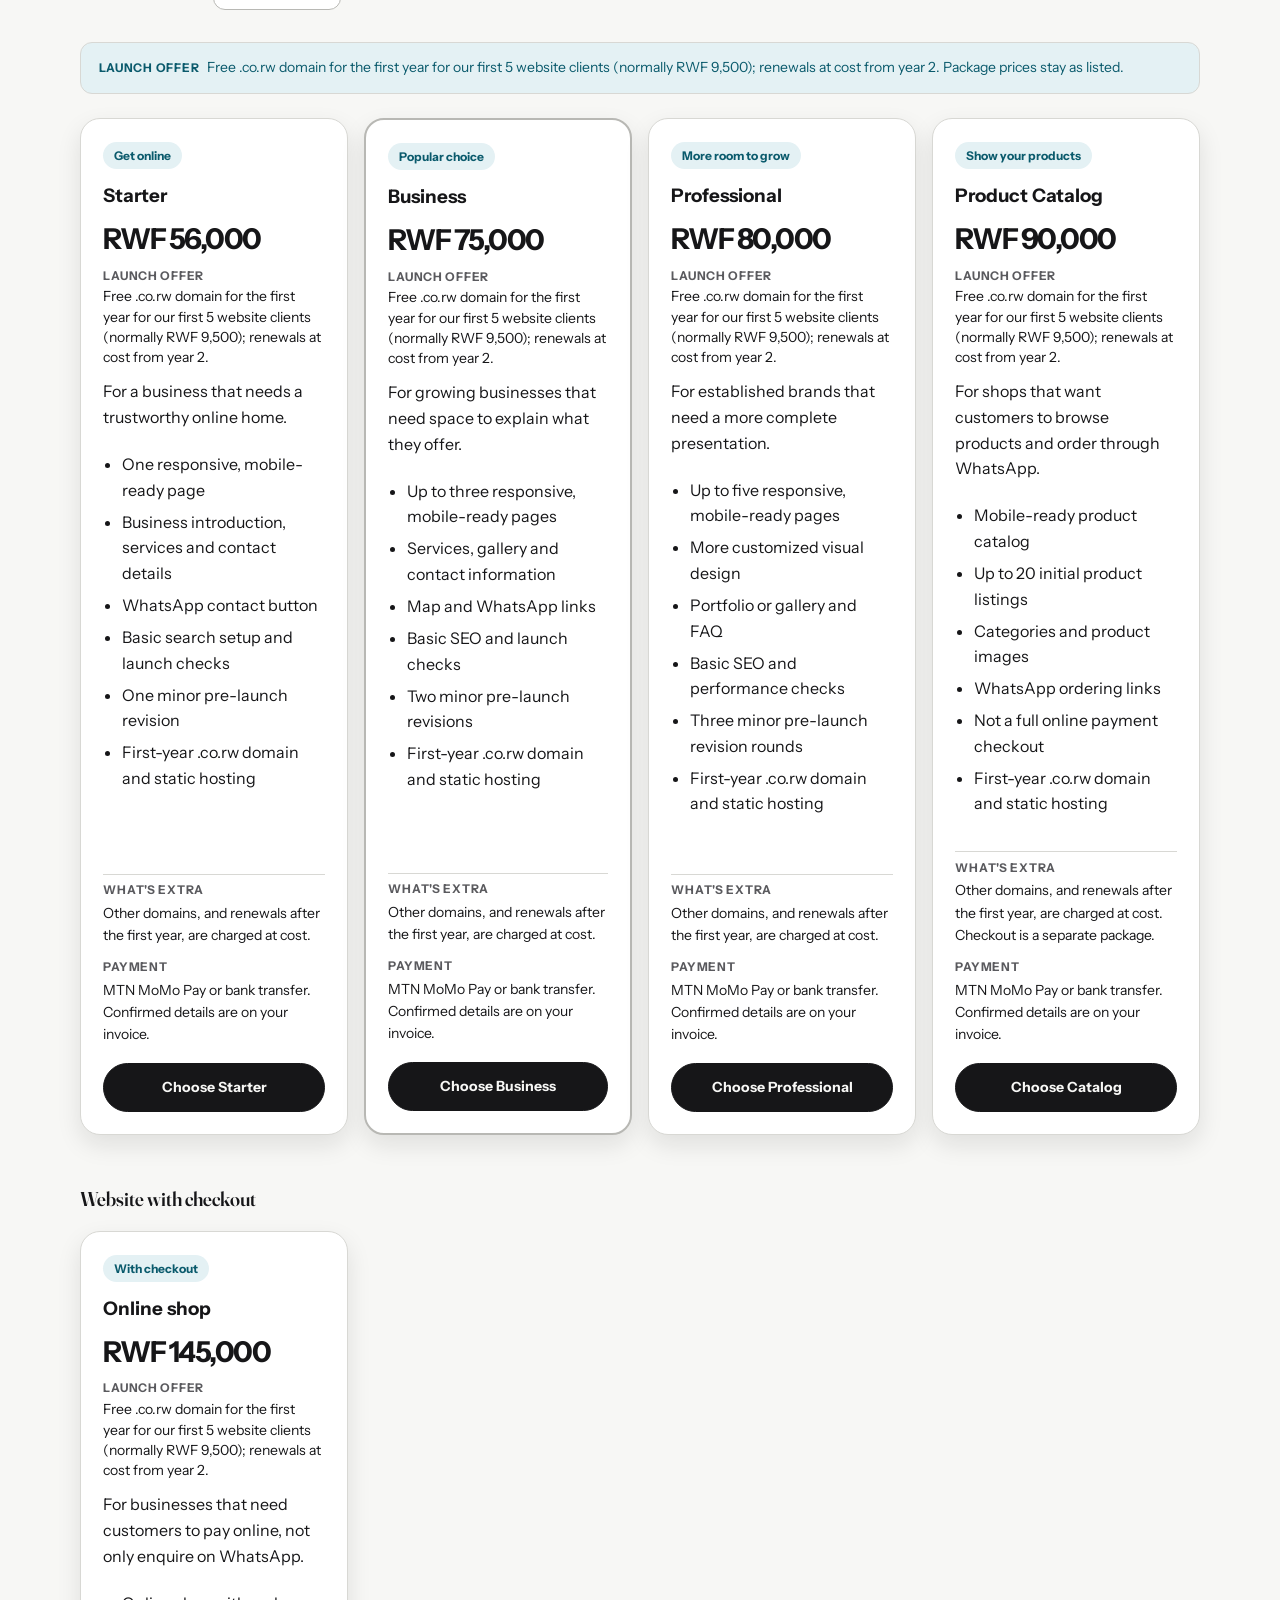
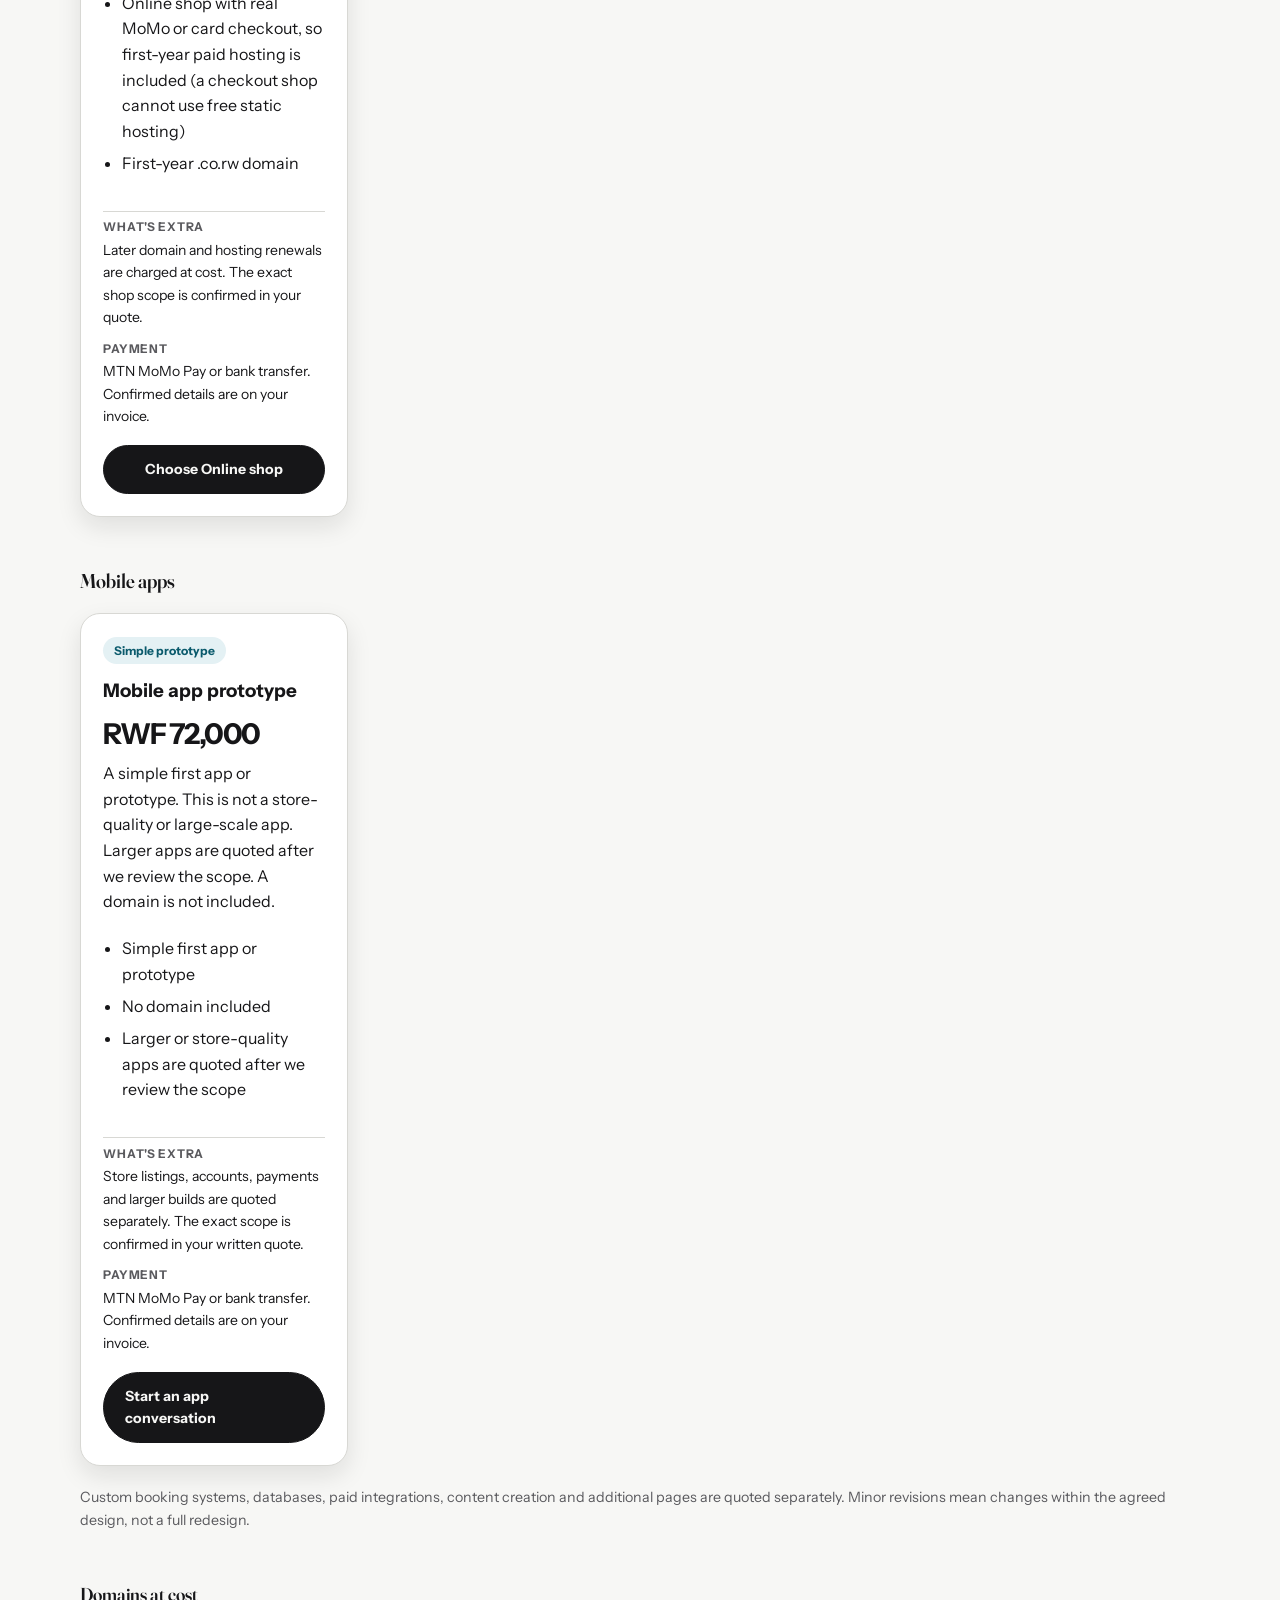
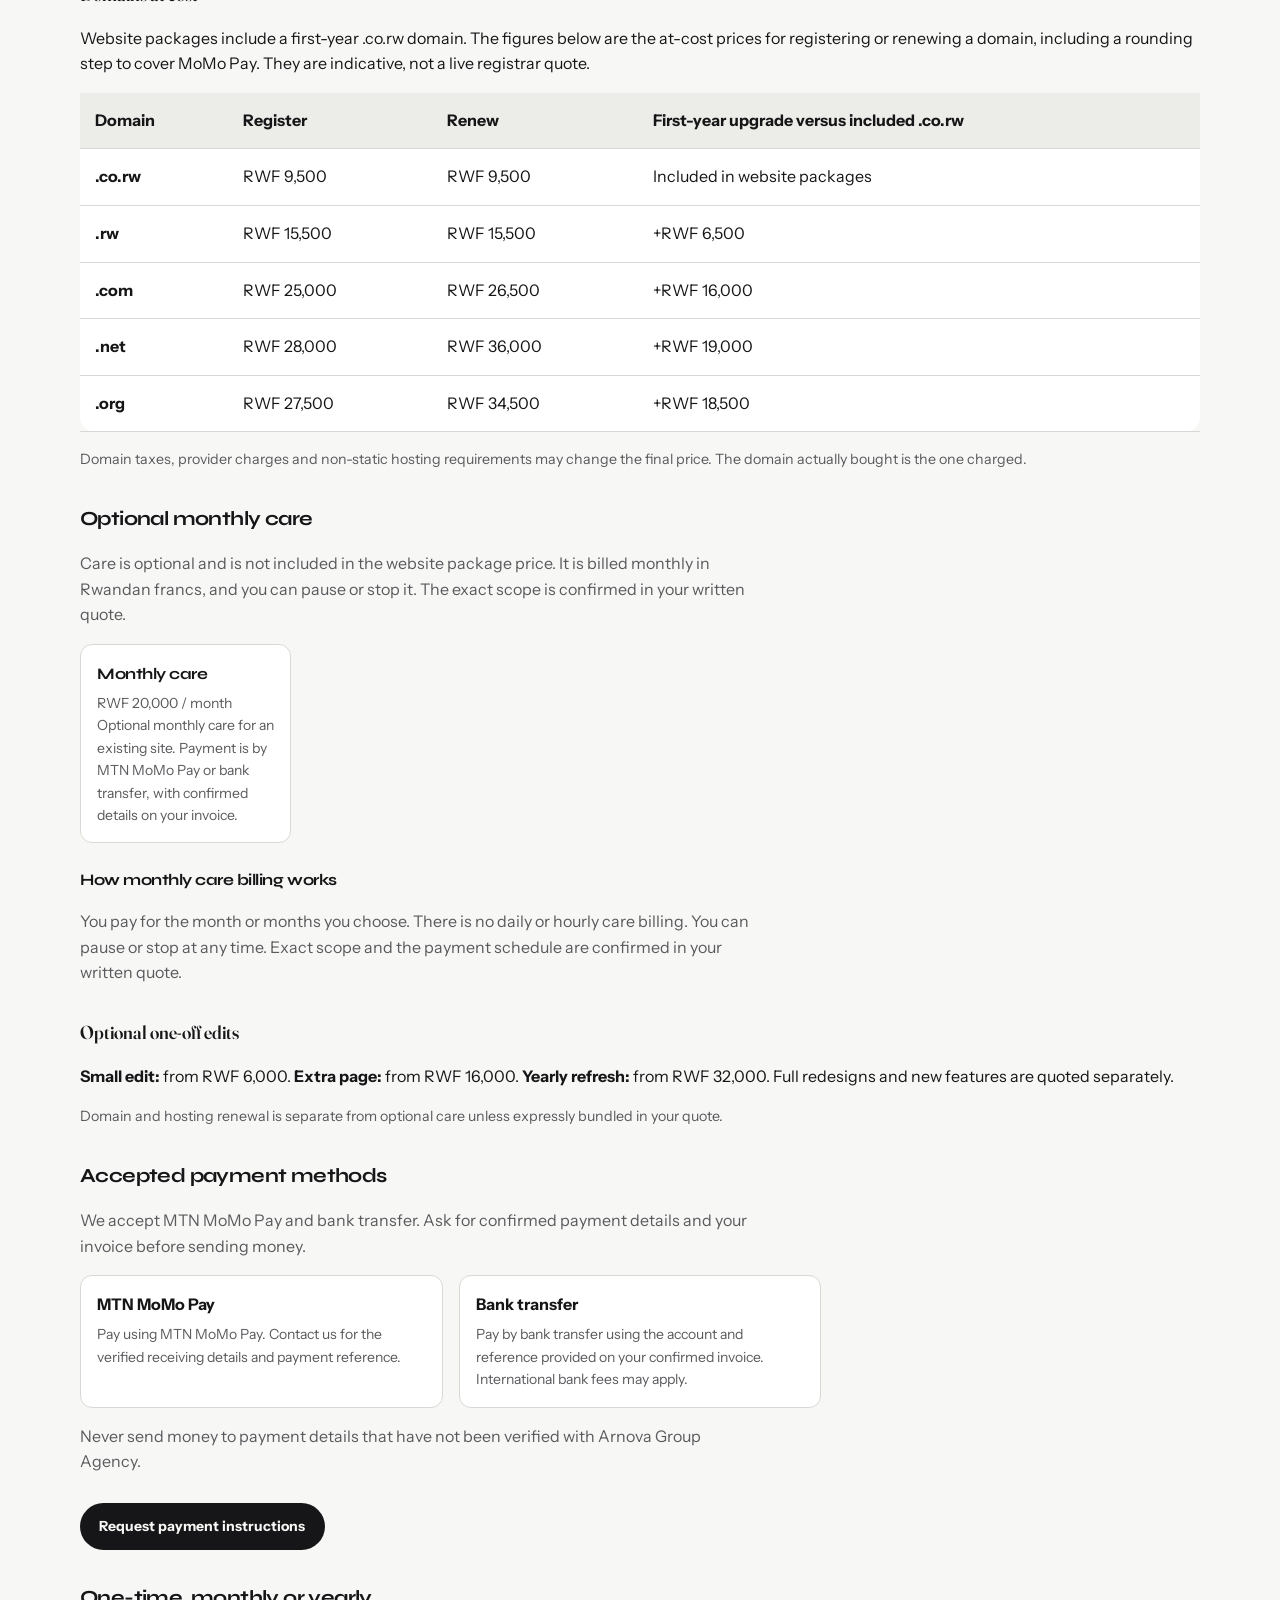
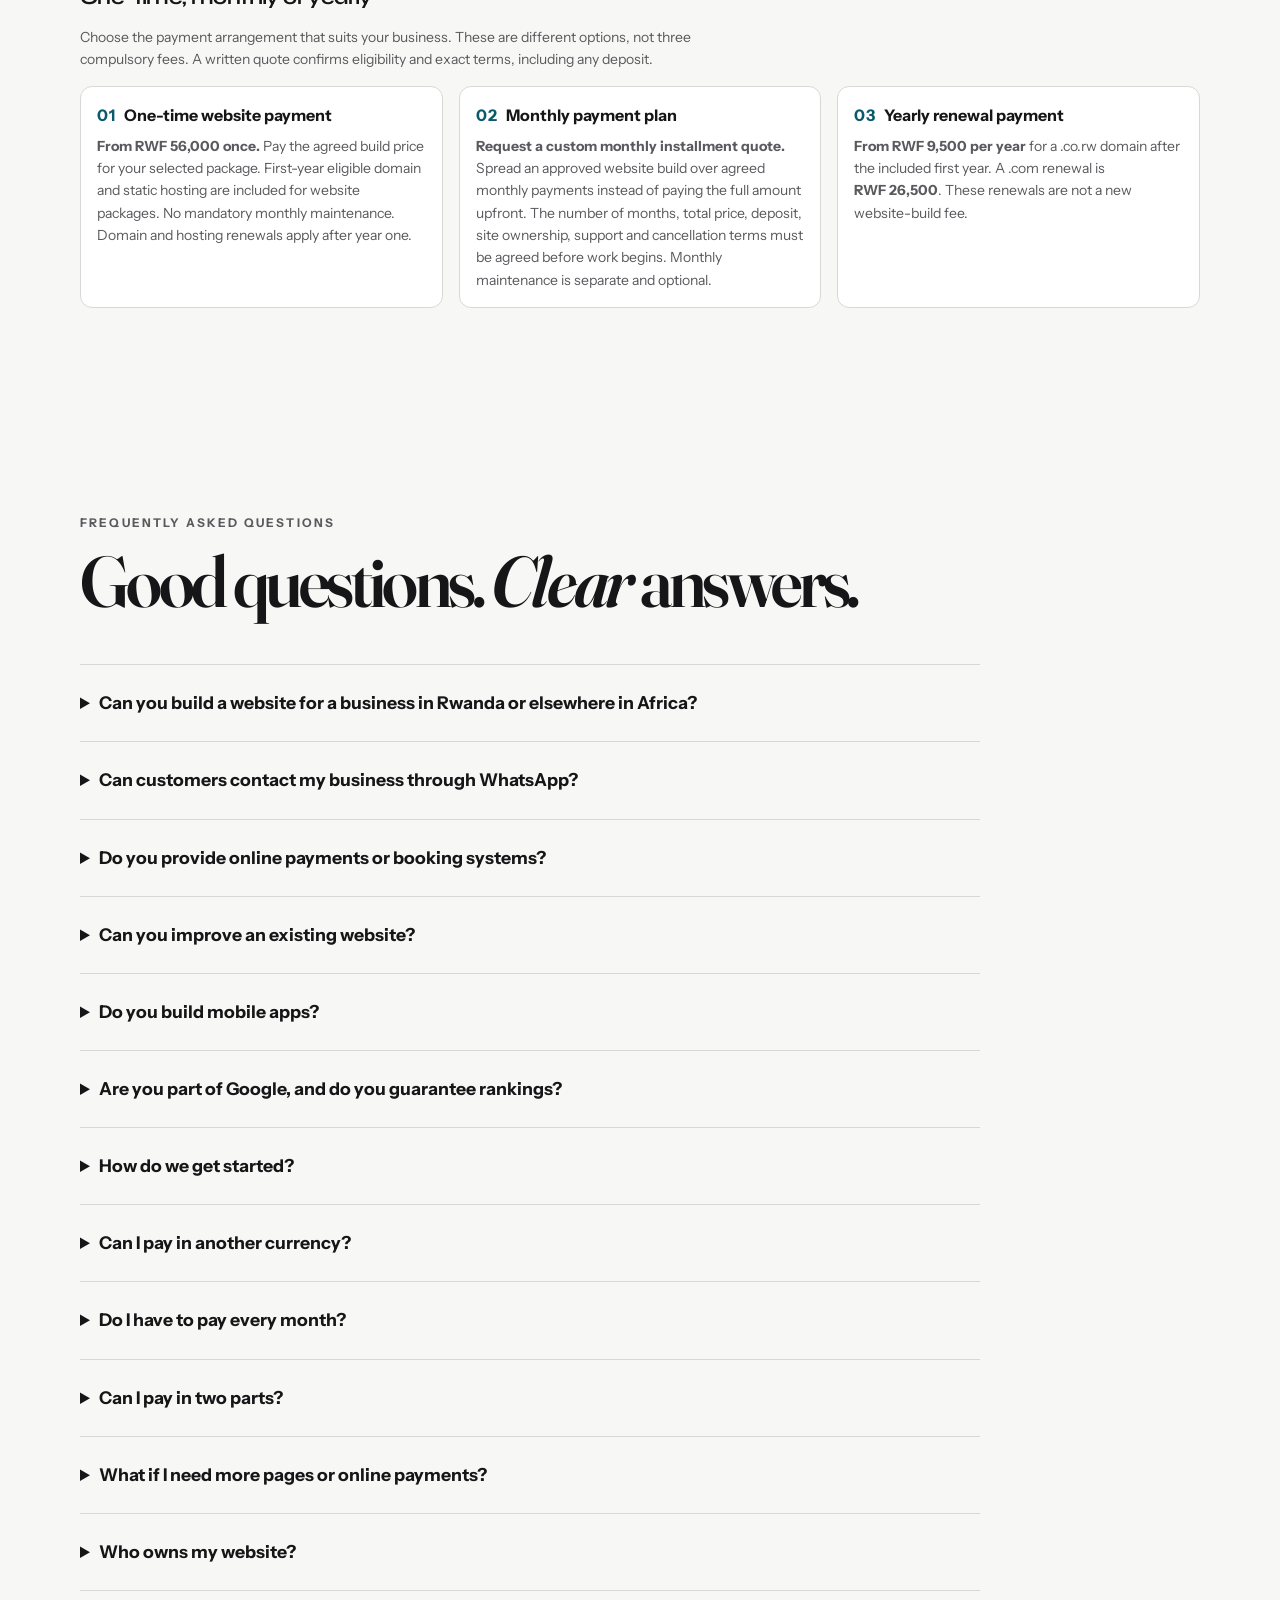
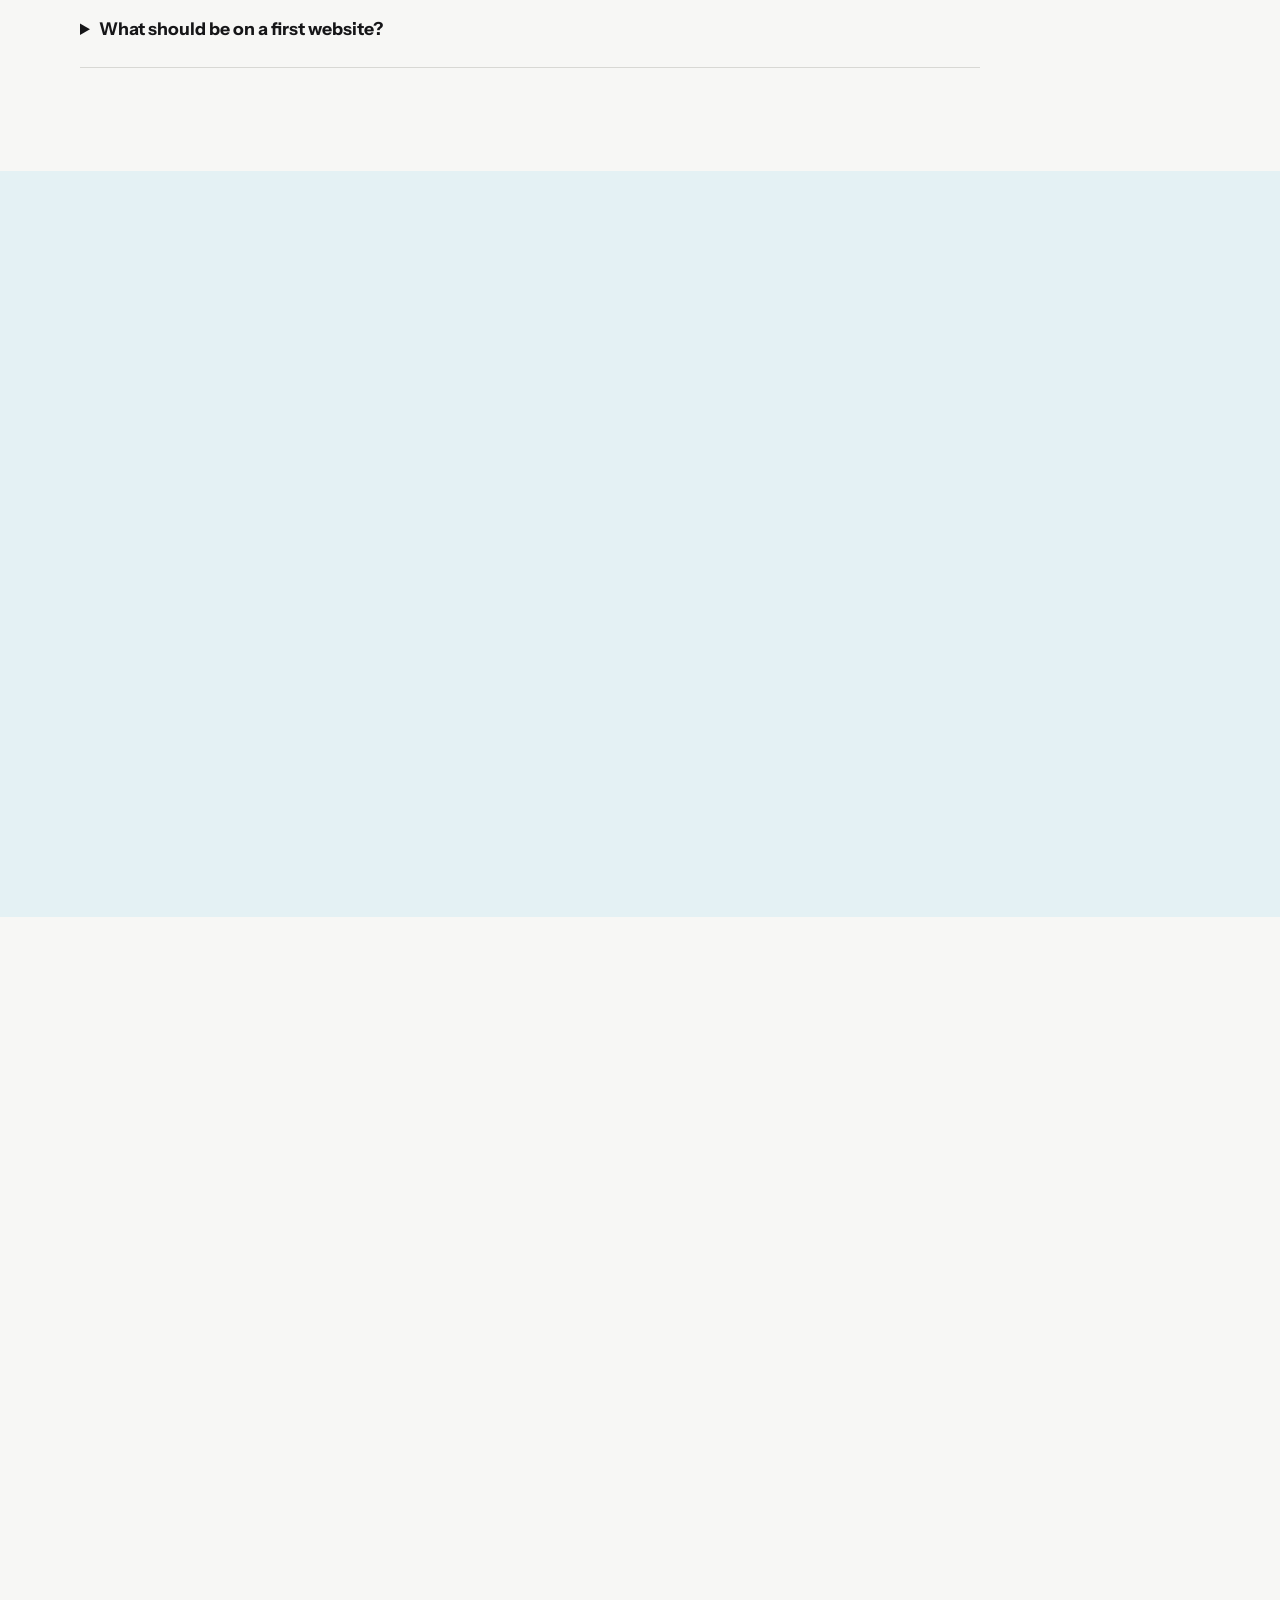
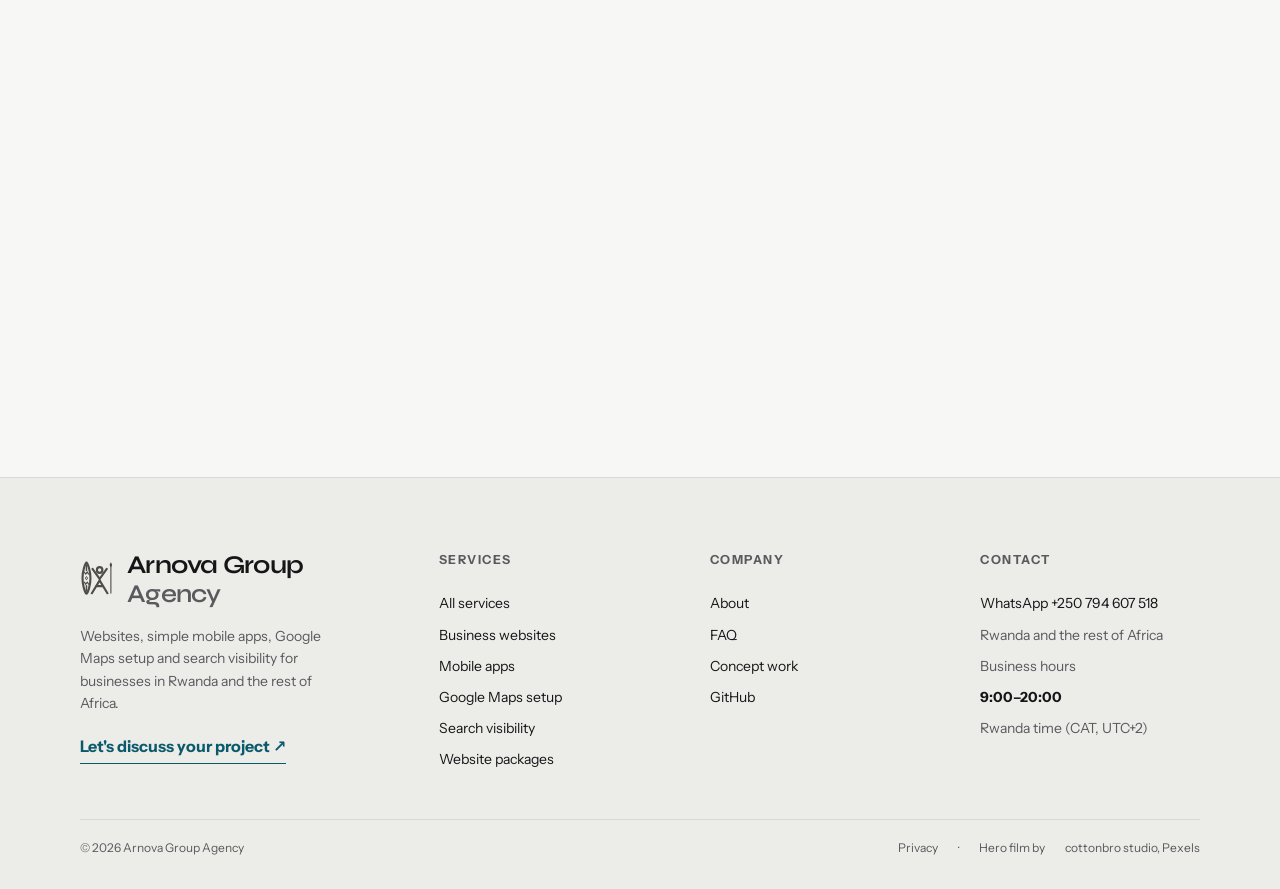
<file: blog/student-project-rwanda.html>
<!doctype html>
<html lang="en">
<head>
<meta charset="utf-8">
<meta http-equiv="Content-Security-Policy" content="default-src 'none'; img-src 'self'; form-action 'none'; object-src 'none'; base-uri 'self'; upgrade-insecure-requests">
<meta name="viewport" content="width=device-width,initial-scale=1,viewport-fit=cover">
<meta name="robots" content="noindex, follow">
<meta http-equiv="refresh" content="0; url=../#faq">
<link rel="canonical" href="https://arnold-rg.github.io/arnova-group/#faq">
<title>How to choose a final-year tech project | Arnova Group Agency</title>
<link rel="icon" href="../logo.svg">
</head>
<body>
<p>This guide now lives with the questions on the home page. <a href="../#faq">See the questions on the home page</a>.</p>
</body>
</html>
</file>
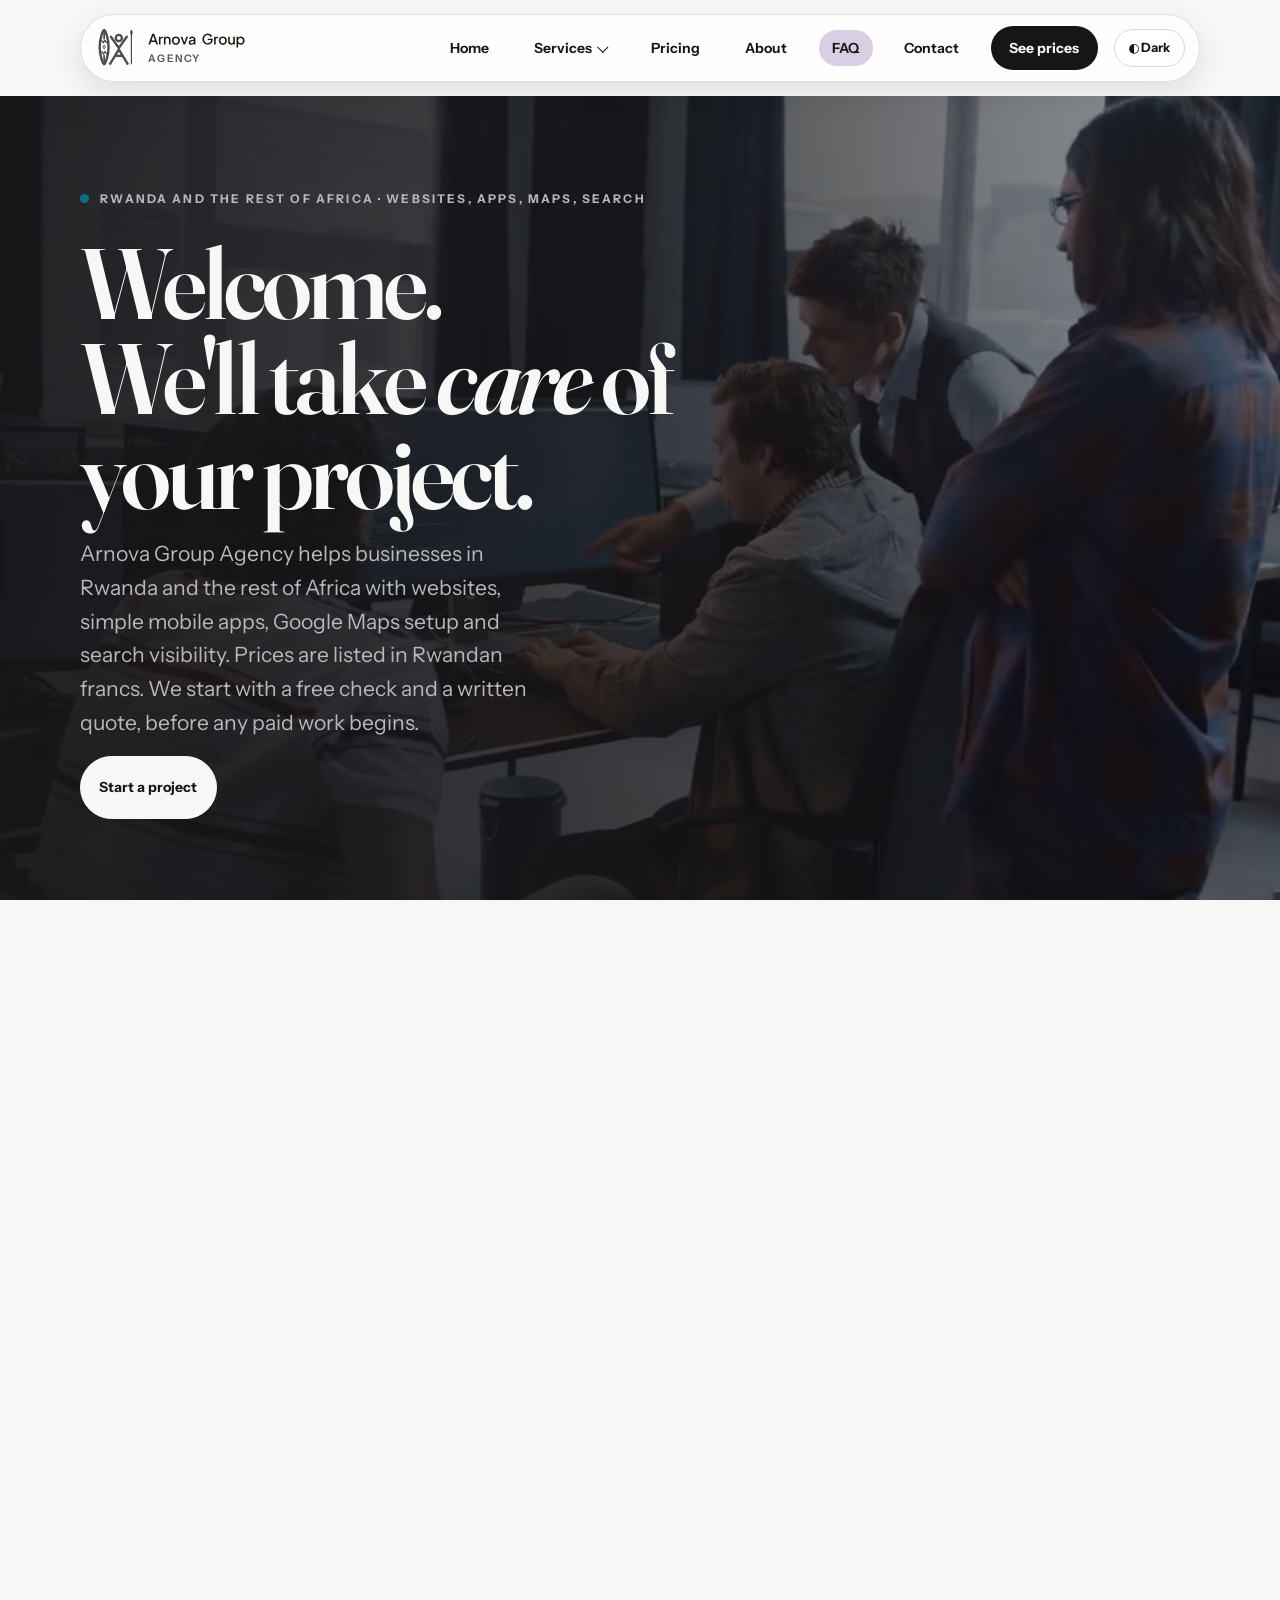
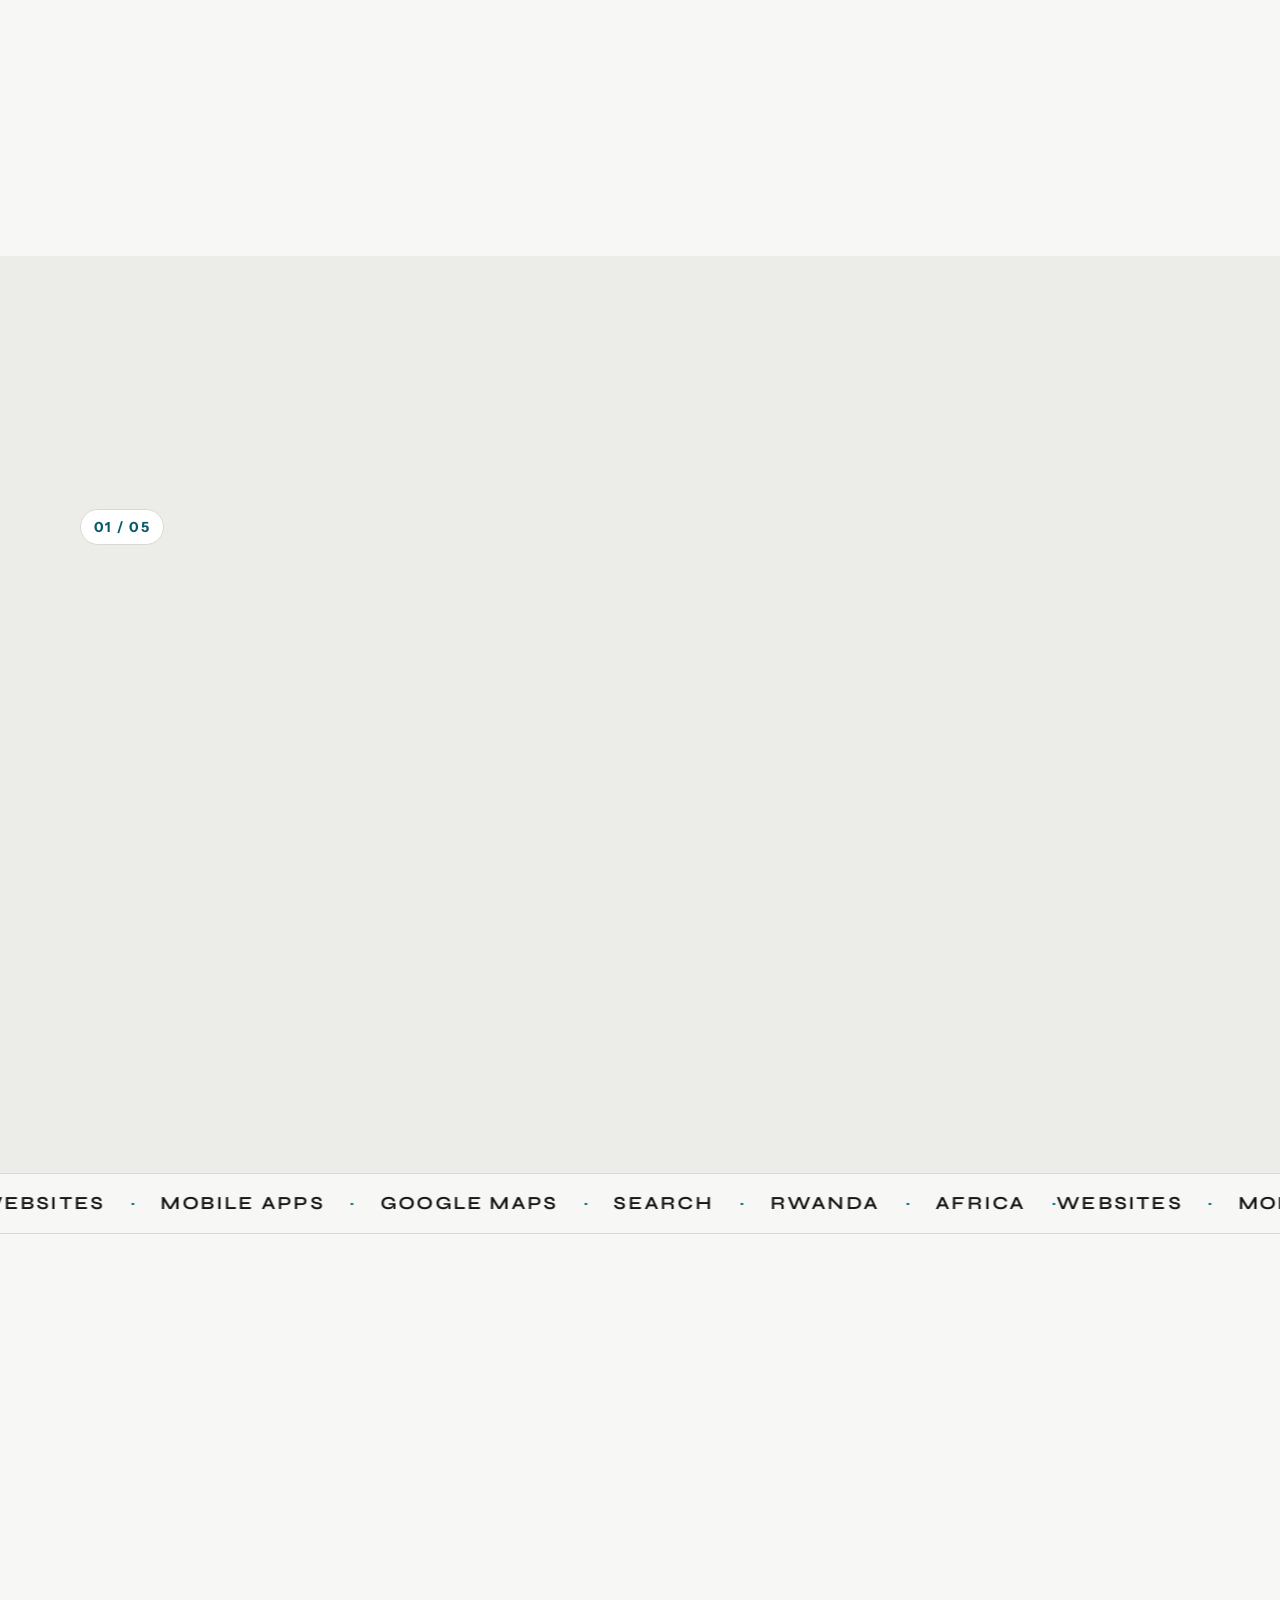
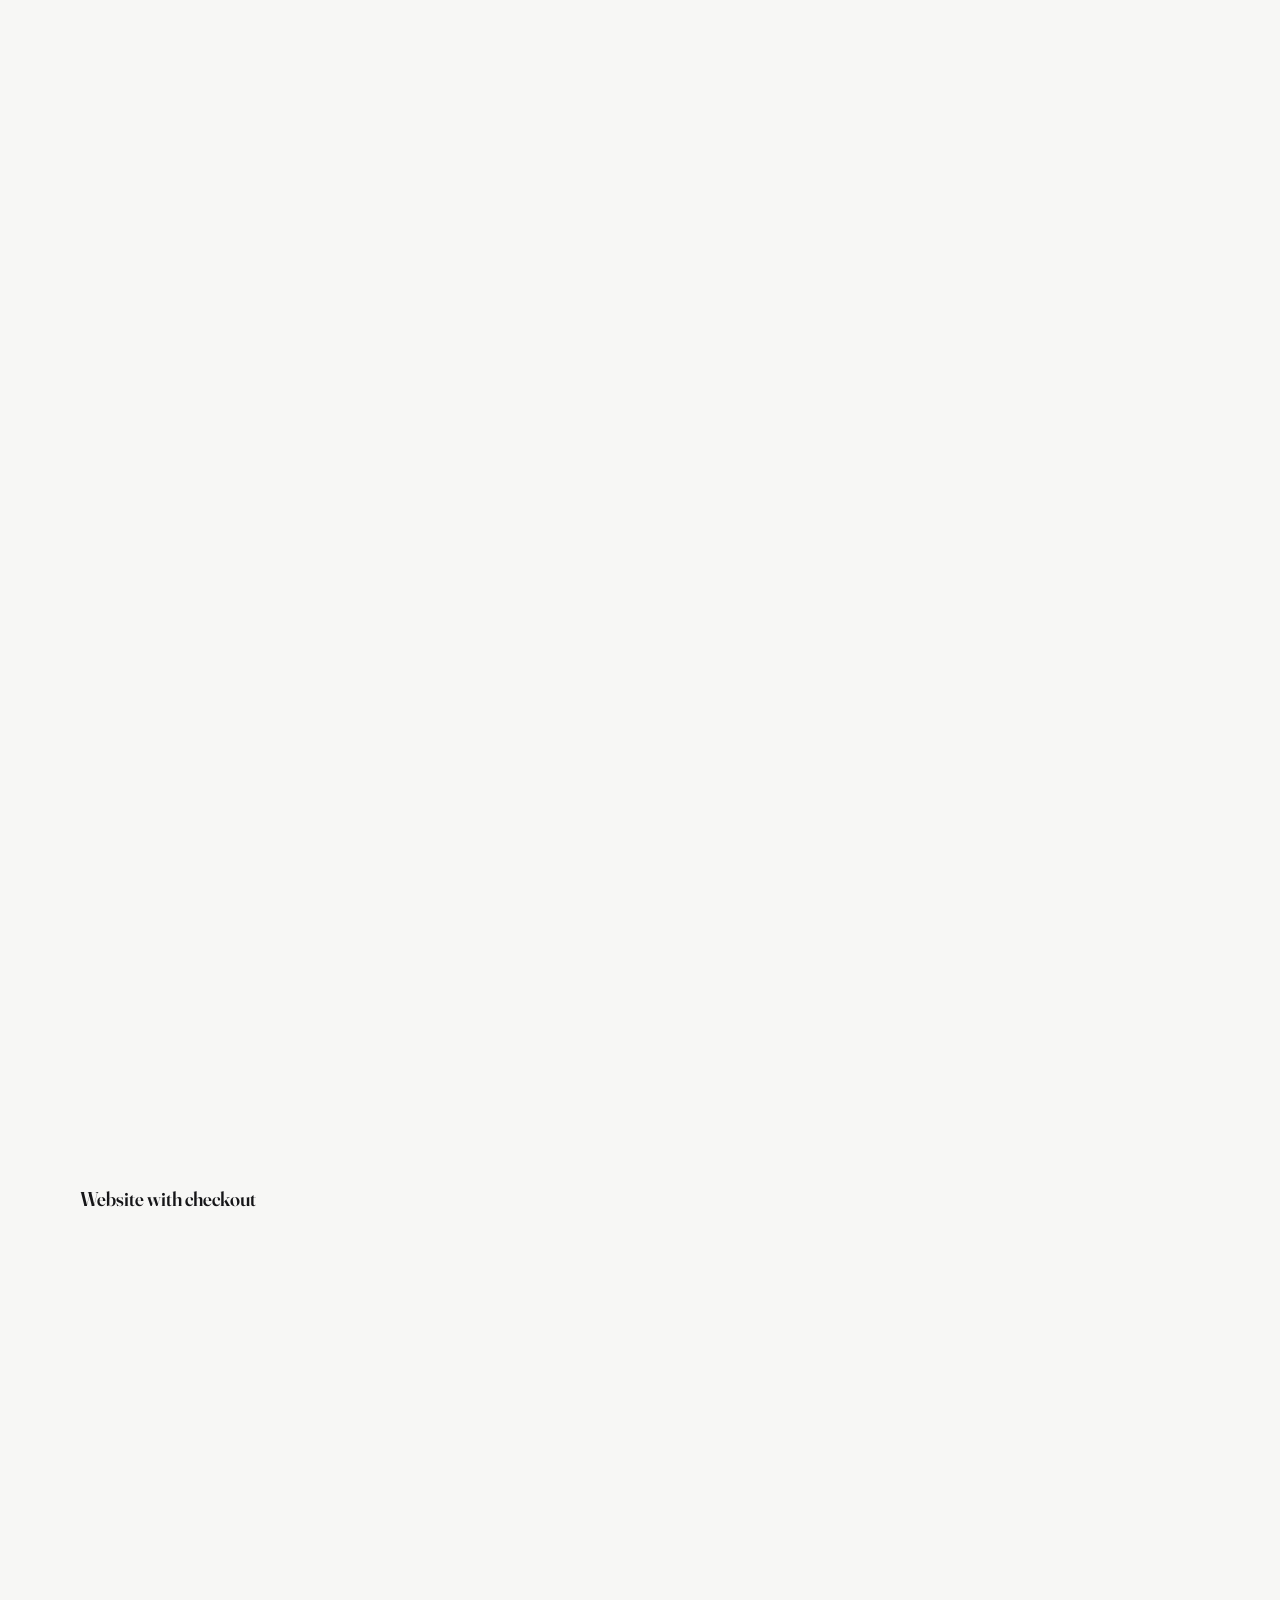
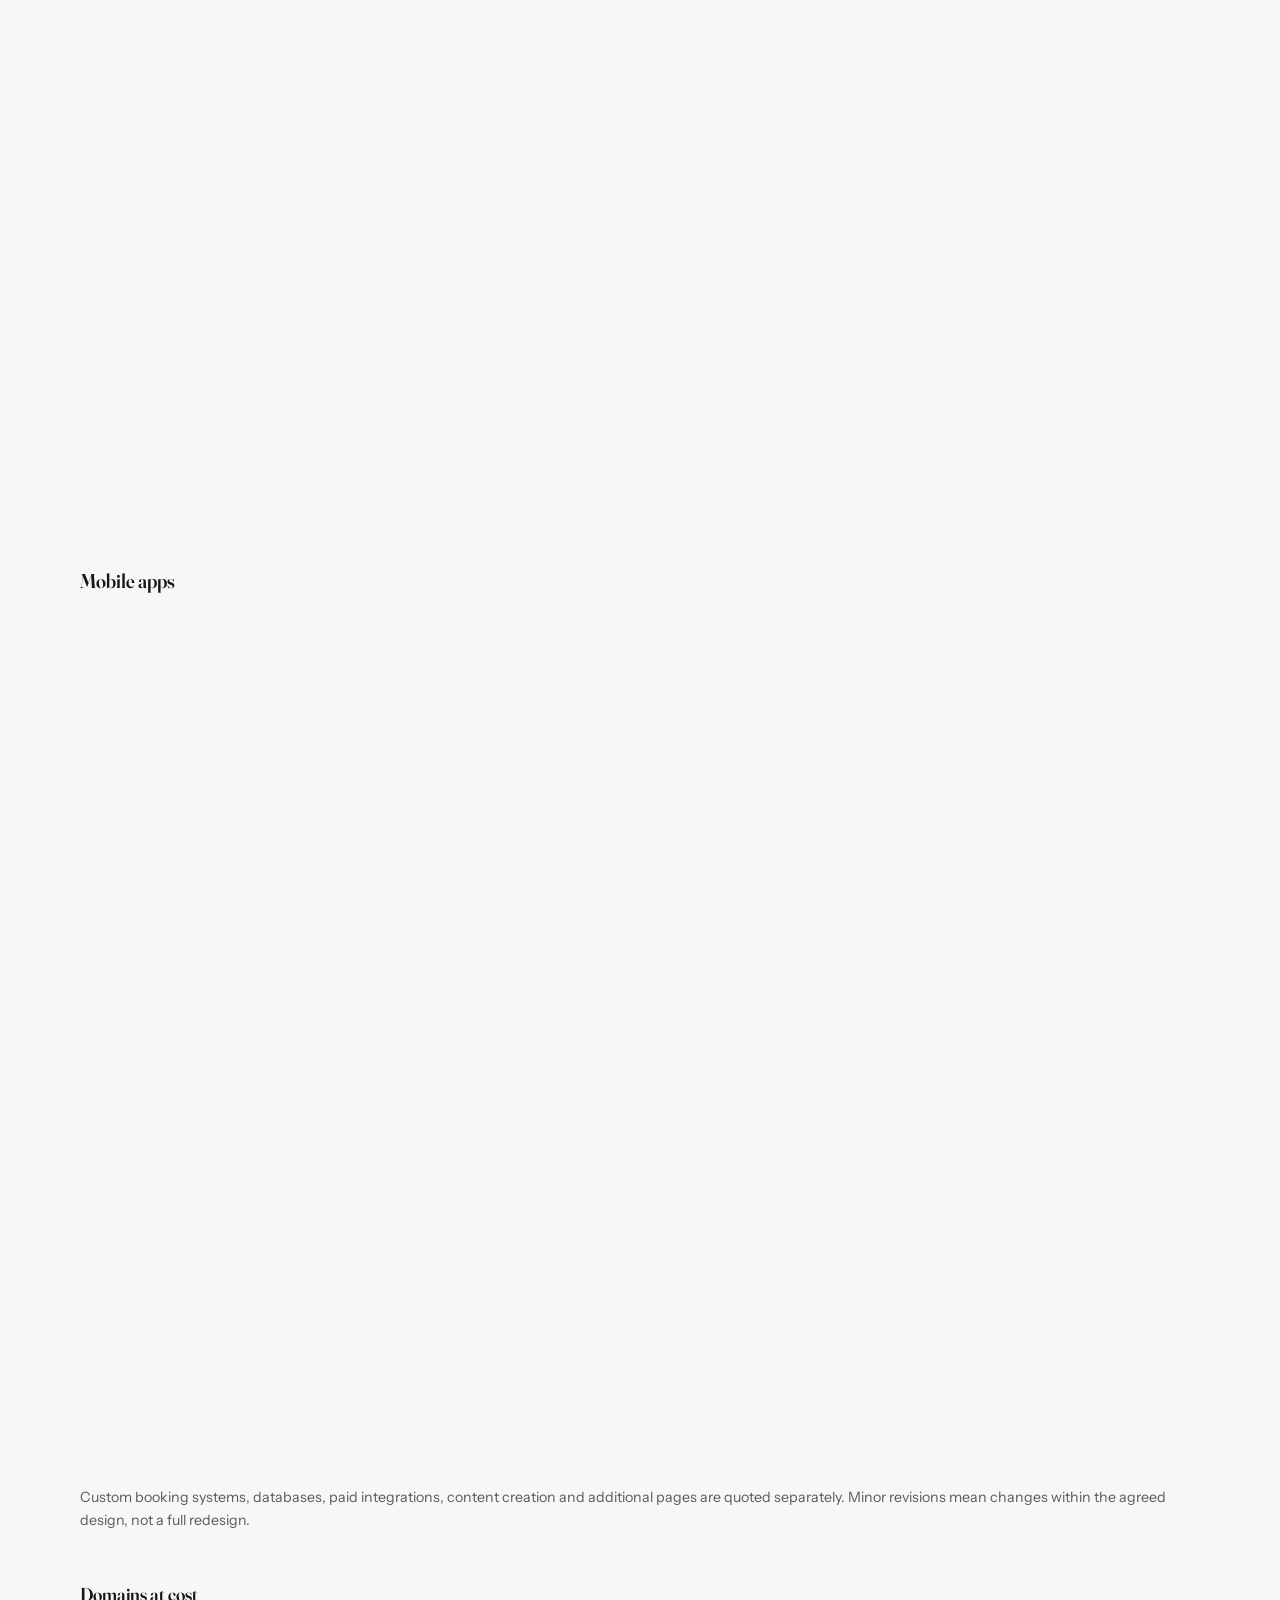
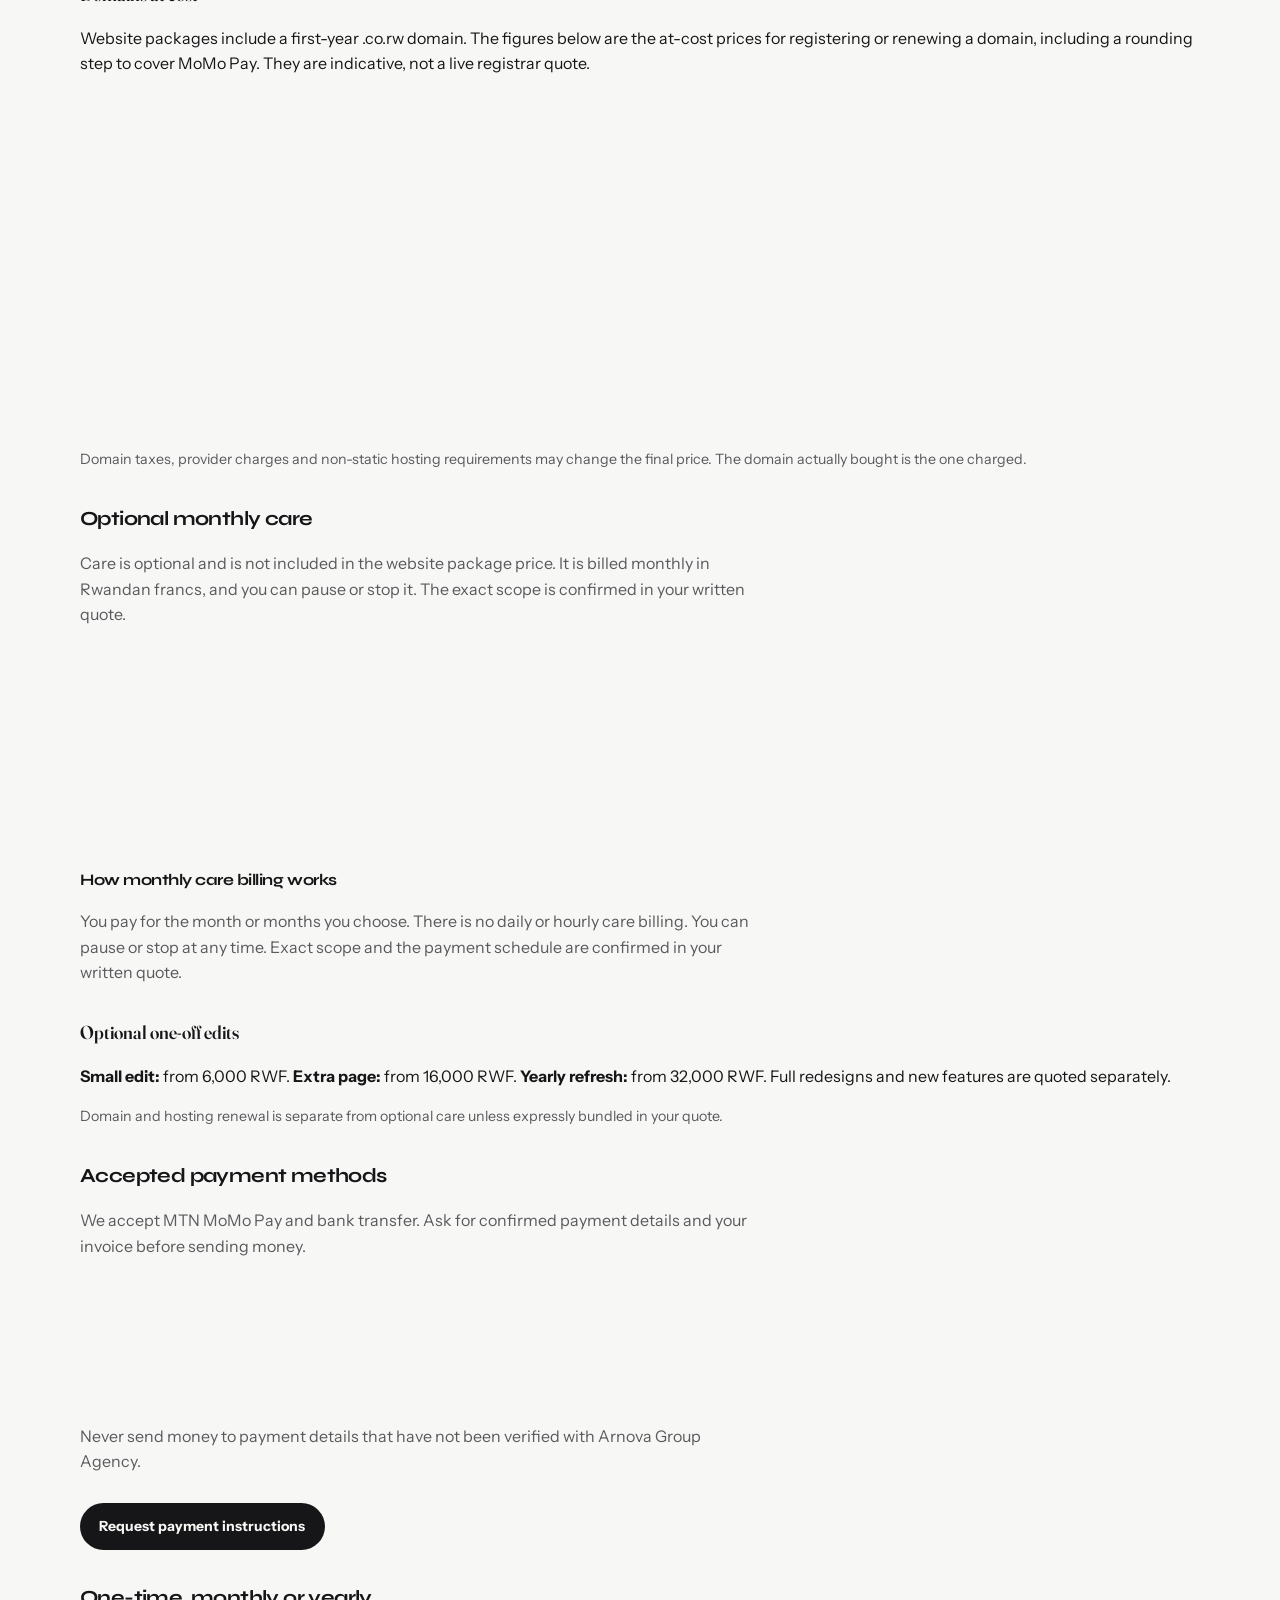
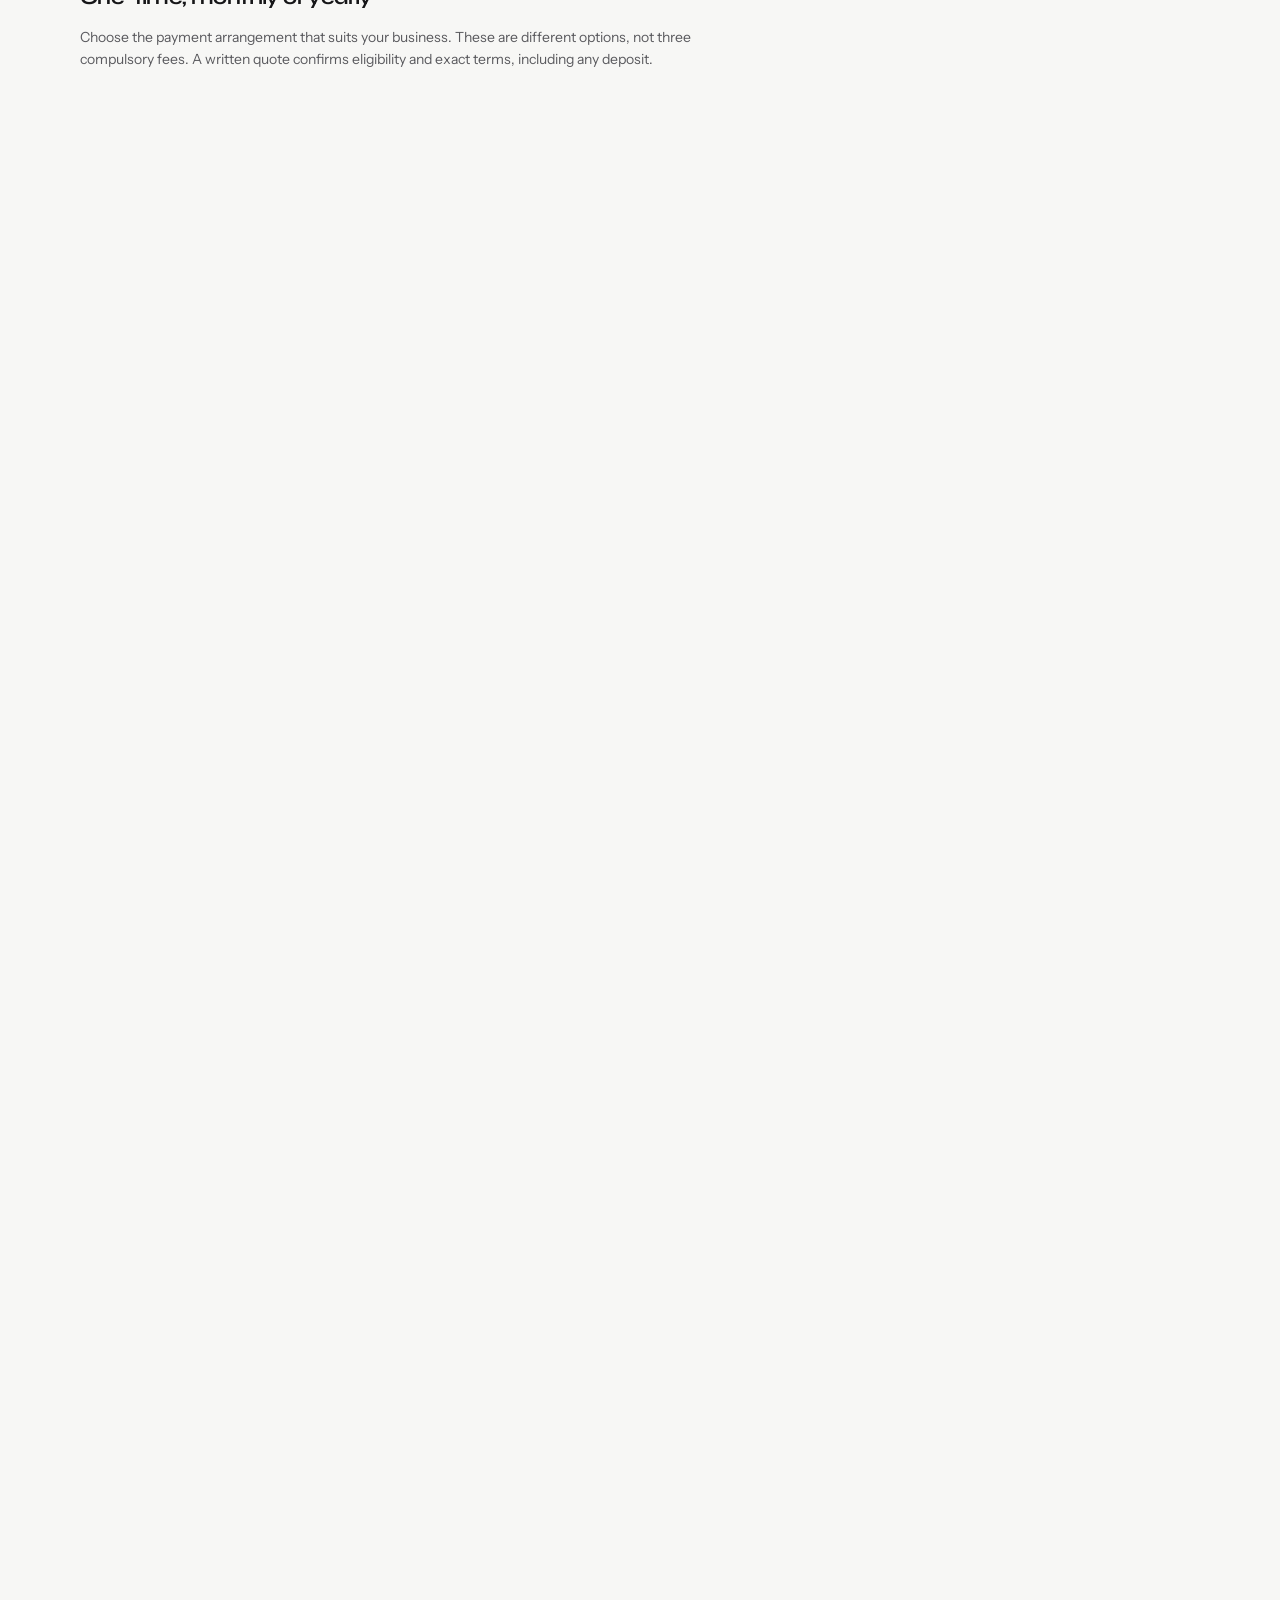
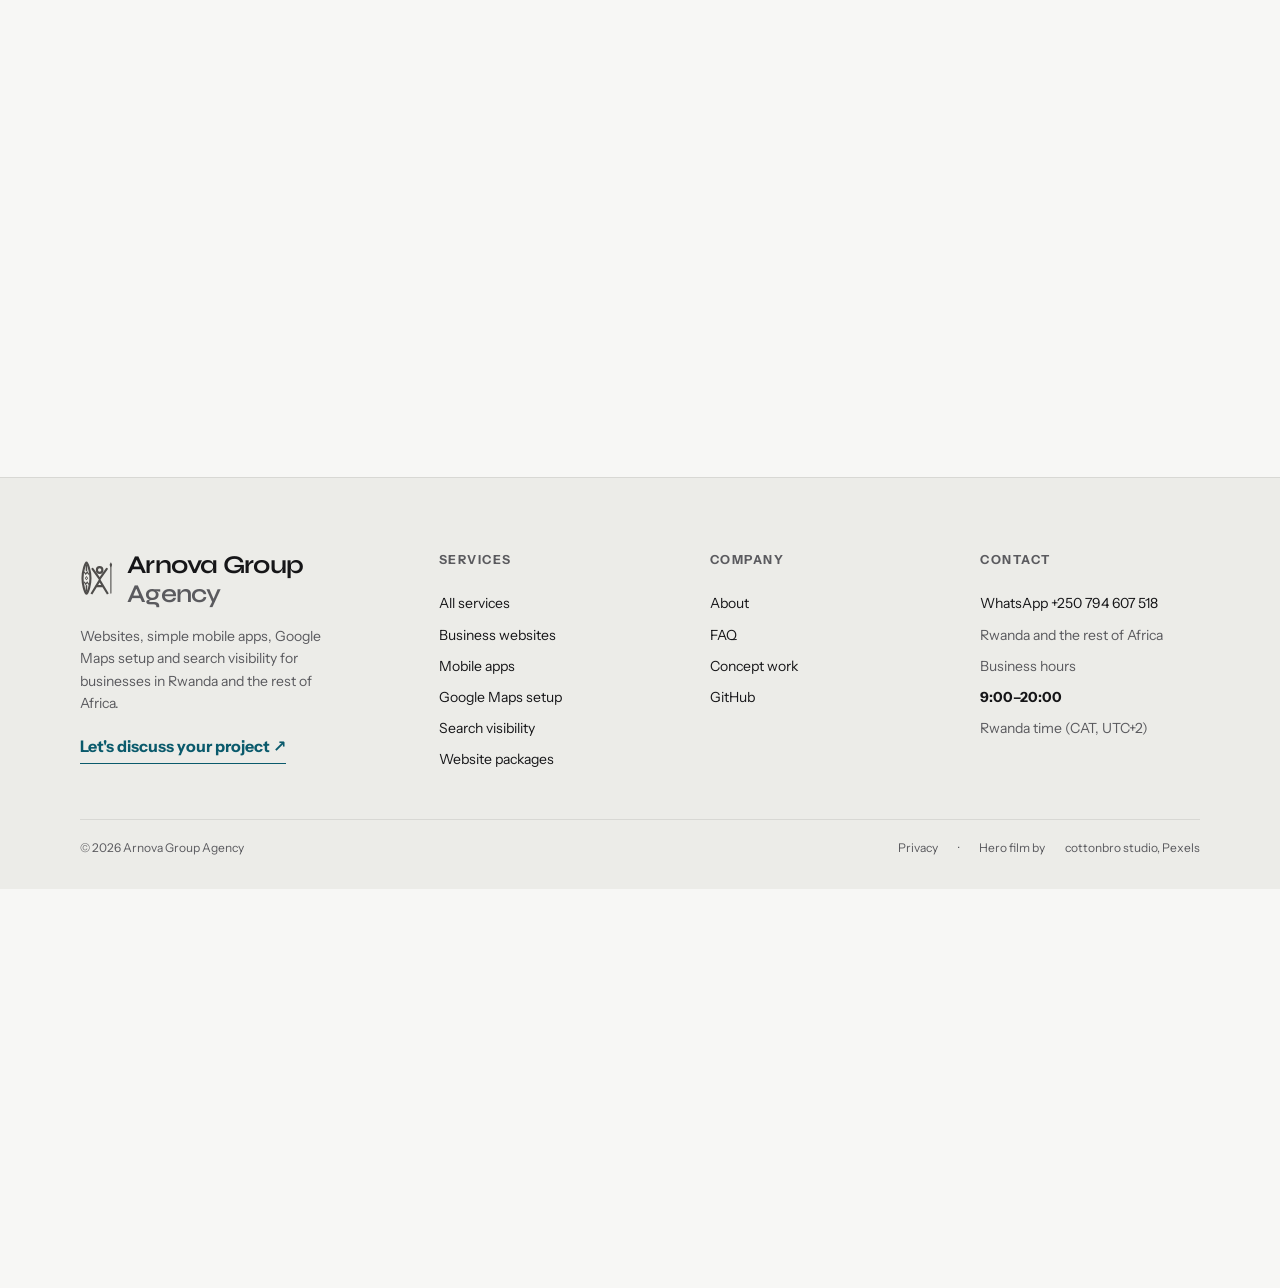
<file: blog/website-rwanda.html>
<!doctype html>
<html lang="en">
<head>
<meta charset="utf-8">
<meta http-equiv="Content-Security-Policy" content="default-src 'none'; img-src 'self'; form-action 'none'; object-src 'none'; base-uri 'self'; upgrade-insecure-requests">
<meta name="viewport" content="width=device-width,initial-scale=1,viewport-fit=cover">
<meta name="robots" content="noindex, follow">
<meta http-equiv="refresh" content="0; url=../#faq">
<link rel="canonical" href="https://arnold-rg.github.io/arnova-group/#faq">
<title>Does your small business really need a website? | Arnova Group Agency</title>
<link rel="icon" href="../logo.svg">
</head>
<body>
<p>This guide now lives with the questions on the home page. <a href="../#faq">See the questions on the home page</a>.</p>
</body>
</html>
</file>
<file: css/tokens.css>
/* Shared design tokens.
   Signal Slate (option 3) is the chosen scheme.
   Swap this import to tokens-option-1.css or tokens-option-2.css only if a previous direction is needed. */
@import url("tokens-option-3.css");
</file>
<file: css/layout.css>
/* Arnova Group Agency — shared layout, typography, navbar and footer.
   Restyles the existing homepage class names so Mentor's pricing page
   (arnova-site-header, nav-links, theme-toggle, arnova-mobile-dock,
   agency-footer, wrap) can reuse this file without a rename. */

html{
  scroll-behavior:smooth;
}
body{
  margin:0;
  background:var(--color-bg);
  color:var(--color-text);
  font-family:var(--font-sans);
  font-size:var(--text-md);
  line-height:var(--font-leading-body);
  -webkit-font-smoothing:antialiased;
  padding-top:var(--space-header-offset);
}

body.is-dock-sheet-open{overflow:hidden}
img{max-width:100%;display:block}
a{color:inherit}
button,input,textarea,select{font:inherit}
button{cursor:pointer}
:focus-visible{outline:3px solid var(--color-focus);outline-offset:3px}

.wrap,
.shell{
  width:min(var(--space-wrap),calc(100% - 2 * var(--space-gutter)));
  margin-inline:auto;
}
.section{padding-block:var(--space-section)}
.ag-grid{display:grid;gap:var(--space-card-gap)}
.ag-grid--2{grid-template-columns:repeat(2,minmax(0,1fr))}
.ag-grid--3{grid-template-columns:repeat(3,minmax(0,1fr))}
.ag-grid--4{grid-template-columns:repeat(4,minmax(0,1fr))}
@media(max-width:900px),(max-width:1100px) and (max-height:500px) and (orientation:landscape){
  .ag-grid--3,.ag-grid--4{grid-template-columns:repeat(2,minmax(0,1fr))}
}
@media(max-width:600px){
  .ag-grid--2,.ag-grid--3,.ag-grid--4{grid-template-columns:1fr}
}

h1,h2{
  font-family:var(--font-display);
  font-weight:650;
  letter-spacing:-.03em;
  line-height:var(--font-leading-tight);
}

.skip{
  position:absolute;
  z-index:1100;
  left:-9999px;
  top:10px;
  background:var(--color-bg-cta);
  color:var(--color-text-on-cta);
  padding:12px 16px;
  border-radius:var(--space-radius-sm);
  text-decoration:none;
  font-weight:700;
}
.skip:focus{left:12px}

/* ---------- Floating frosted-glass pill header ---------- */
header.arnova-site-header{
  position:fixed;
  top:14px;
  left:50%;
  right:auto;
  z-index:1000;
  display:flex;
  align-items:center;
  gap:var(--space-md);
  box-sizing:border-box;
  width:calc(100% - 32px);
  max-width:var(--space-wrap);
  min-height:68px;
  margin:0;
  padding:8px 14px 8px 16px;
  transform:translateX(-50%);
  background:var(--color-nav-glass);
  backdrop-filter:blur(22px) saturate(180%);
  -webkit-backdrop-filter:blur(22px) saturate(180%);
  border:1px solid var(--color-nav-border);
  border-radius:var(--space-radius-pill);
  box-shadow:0 10px 28px var(--color-shadow);
  color:var(--color-text);
  transition:box-shadow .2s ease,background .2s ease,border-color .2s ease;
}
header.arnova-site-header.is-scrolled{
  box-shadow:0 12px 32px var(--color-shadow);
  background:color-mix(in srgb,var(--color-bg-elevated) 90%,transparent);
}
.brand{
  display:inline-flex;
  align-items:center;
  gap:.7rem;
  text-decoration:none;
  color:var(--color-text);
  flex-shrink:0;
  min-width:0;
}
.original-logo{width:40px;height:40px;object-fit:contain;flex-shrink:0}
.original-logo--dark{display:none}
html[data-theme="dark"] .original-logo--light{display:none}
html[data-theme="dark"] .original-logo--dark{display:block}
.agency-brand-lockup{
  display:flex;
  flex-direction:column;
  align-items:flex-start;
  justify-content:center;
  gap:.12rem;
  min-width:0;
}
.agency-wordmark{
  display:block;
  height:17px;
  width:auto;
  max-width:min(158px,46vw);
}
.agency-wordmark--dark{display:none}
html[data-theme="dark"] .agency-wordmark--light{display:none}
html[data-theme="dark"] .agency-wordmark--dark{display:block}
.agency-brand-name{
  display:flex;
  flex-direction:column;
  line-height:1.1;
  font-family:var(--font-display);
  font-weight:650;
  font-size:1.05rem;
  letter-spacing:-.03em;
  color:var(--color-text);
  white-space:nowrap;
}
.agency-brand-name span{
  font-family:var(--font-sans);
  font-size:.65rem;
  font-weight:650;
  letter-spacing:.12em;
  text-transform:uppercase;
  color:var(--color-text-muted);
  margin-top:.15rem;
}

.nav-links{
  display:flex;
  align-items:center;
  gap:clamp(.5rem,1.4vw,1.4rem);
  margin-left:auto;
}
.nav-links>a,
.nav-dropdown__toggle{
  appearance:none;
  background:none;
  border:0;
  color:var(--color-text);
  text-decoration:none;
  font-size:var(--text-sm);
  font-weight:650;
  padding:.45rem .85rem;
  white-space:nowrap;
  border-radius:var(--space-radius-pill);
  font-family:var(--font-sans);
  transition:background .18s ease,color .18s ease,transform .18s ease;
}
.nav-links>a:not(.pill):hover,
.nav-dropdown__toggle:hover{color:var(--color-text-accent)}
.nav-links>a:not(.pill)[aria-current="page"],
.nav-dropdown__toggle[aria-current="page"],
.nav-dropdown__toggle[aria-expanded="true"]{
  color:var(--color-nav-pill-text);
  background:var(--color-nav-pill);
  box-shadow:none;
}
.nav-links>a:not(.pill):active,
.nav-dropdown__toggle:active{
  transform:scale(.97);
}

.nav-dropdown{position:relative}
.nav-dropdown__toggle{
  display:inline-flex;
  align-items:center;
  gap:.35rem;
}
.nav-dropdown__toggle::after{
  content:"";
  width:.45rem;
  height:.45rem;
  border-right:1.5px solid currentColor;
  border-bottom:1.5px solid currentColor;
  transform:rotate(45deg) translateY(-1px);
}
.nav-dropdown__toggle[aria-expanded="true"]::after{transform:rotate(225deg) translateY(-1px)}
.nav-dropdown__menu{
  position:absolute;
  top:calc(100% + .6rem);
  left:0;
  z-index:1200;
  min-width:18rem;
  width:max(18rem,36rem);
  display:grid;
  grid-template-columns:1fr 1fr;
  gap:.15rem 1.25rem;
  padding:1rem 1.15rem;
  background:var(--color-bg-elevated);
  color:var(--color-text);
  border:1px solid var(--color-border);
  border-radius:var(--space-radius-md);
  box-shadow:0 8px 24px var(--color-shadow);
}
.nav-dropdown__menu[hidden]{display:none}
.nav-dropdown__menu a{
  display:block;
  text-decoration:none;
  color:var(--color-text);
  font-size:var(--text-sm);
  font-weight:600;
  padding:.45rem .2rem;
  border-radius:var(--space-radius-sm);
}
.nav-dropdown__menu a:hover,
.nav-dropdown__menu a:focus-visible{
  color:var(--color-text-accent);
  background:var(--color-bg-subtle);
}
.nav-dropdown__menu a.nav-dropdown__all{
  grid-column:1 / -1;
  font-weight:750;
  border-bottom:1px solid var(--color-border);
  margin-bottom:.35rem;
  padding-bottom:.7rem;
}

.theme-toggle{
  appearance:none;
  border:1px solid var(--color-border);
  background:var(--color-bg-elevated);
  color:var(--color-text);
  border-radius:var(--space-radius-pill);
  padding:.5rem .85rem;
  font-size:.8rem;
  font-weight:700;
  white-space:nowrap;
  flex-shrink:0;
}
.theme-toggle:hover{border-color:var(--color-border-strong)}

.pill{
  display:inline-flex;
  align-items:center;
  justify-content:center;
  gap:.6rem;
  border-radius:var(--space-radius-pill);
  padding:.7rem 1.15rem;
  background:var(--color-bg-cta);
  color:var(--color-text-on-cta);
  font-weight:750;
  font-size:var(--text-sm);
  text-decoration:none;
  border:1.5px solid transparent;
  transition:transform .18s ease,background .18s ease,filter .18s ease;
}
.pill:hover{transform:translateY(-1px);filter:brightness(1.08)}
.pill.outline{
  background:transparent;
  color:var(--color-text);
  border-color:var(--color-border-strong);
}

@media(max-width:900px),(max-width:1100px) and (max-height:500px) and (orientation:landscape){
  html{
    scroll-padding-bottom:var(--space-dock-offset);
  }
  body{
    padding-top:var(--space-header-offset-narrow);
    padding-bottom:var(--space-dock-offset);
  }
  main>section:first-of-type{
    box-sizing:border-box;
    min-height:calc(100svh - var(--space-header-offset-narrow));
    padding-bottom:var(--space-dock-offset);
  }
  header.arnova-site-header{
    top:8px;
    width:calc(100% - 16px);
    min-height:56px;
    padding:6px 10px 6px 12px;
    gap:var(--space-sm);
  }
  header.arnova-site-header .nav-links{display:none}
  .agency-brand-name{font-size:.95rem}
  .original-logo{width:36px;height:36px}
  .agency-wordmark{height:15px;max-width:min(140px,42vw)}
}

/* Mobile dock visuals live in css/nav.css (iOS floating dock, no centre FAB).
   Class name .arnova-mobile-dock is unchanged. */

@media(prefers-reduced-motion:reduce){
  html{scroll-behavior:auto}
  header.arnova-site-header,.pill{transition:none!important}
  .pill:hover{transform:none}
}

/* ---------- Footer ---------- */
.agency-footer{
  background:var(--color-bg-subtle);
  color:var(--color-text);
  border-top:1px solid var(--color-border);
  padding:var(--space-3xl) 0 var(--space-xl);
  margin-top:0;
}
.agency-footer-grid{
  display:grid;
  grid-template-columns:minmax(230px,1.4fr) repeat(3,minmax(10rem,1fr));
  gap:clamp(1.5rem,4vw,3.5rem);
}
.agency-footer-brand,
.agency-footer-intro .agency-footer-brand{
  display:inline-flex;
  align-items:center;
  gap:.7rem;
  font-family:var(--font-display);
  font-weight:650;
  font-size:clamp(1.2rem,2vw,1.6rem);
  letter-spacing:-.03em;
  text-decoration:none;
  color:var(--color-text);
  line-height:1.15;
}
.agency-footer-brand .original-logo{width:36px;height:36px}
.agency-footer-brand>span{color:var(--color-text)}
.agency-footer-brand>span>span{color:var(--color-text-muted);font-weight:600}
.agency-footer-intro p{
  max-width:28ch;
  color:var(--color-text-muted);
  font-size:var(--text-sm);
  margin:1rem 0 1.25rem;
}
.agency-footer-cta{
  display:inline-block;
  font-weight:750;
  color:var(--color-text-accent);
  text-decoration:none;
  border-bottom:1px solid currentColor;
  padding-bottom:.2rem;
}
.agency-footer-cta:hover{color:var(--color-link-hover)}
.agency-footer-column{
  display:flex;
  flex-direction:column;
  align-items:flex-start;
  gap:.55rem;
}
.agency-footer-column h3,
.agency-footer-column h2{
  font-family:var(--font-sans);
  font-size:.78rem;
  font-weight:800;
  letter-spacing:.12em;
  text-transform:uppercase;
  margin:0 0 .85rem;
  color:var(--color-text-muted);
}
.agency-footer-column a,
.agency-footer-column span,
.agency-footer-column strong,
.agency-footer-column small,
.agency-footer-column p{
  font-size:var(--text-sm);
  text-decoration:none;
  margin:0;
  color:var(--color-text);
}
.agency-footer-column a:hover{
  color:var(--color-text-accent);
  text-decoration:underline;
  text-underline-offset:3px;
}
.agency-footer-column small,
.agency-footer-column span,
.agency-footer-column p{color:var(--color-text-muted)}
.agency-footer-bottom{
  display:flex;
  justify-content:space-between;
  flex-wrap:wrap;
  gap:1rem;
  border-top:1px solid var(--color-border);
  margin-top:var(--space-2xl);
  padding-top:1.15rem;
  font-size:var(--text-xs);
  color:var(--color-text-muted);
}
.agency-footer-bottom a{color:inherit;text-decoration:none}
.agency-footer-bottom a:hover{text-decoration:underline;text-underline-offset:3px}
.agency-footer-legal{display:flex;gap:1.25rem}
@media(max-width:900px),(max-width:1100px) and (max-height:500px) and (orientation:landscape){
  .agency-footer-grid{grid-template-columns:repeat(2,minmax(0,1fr))}
}
@media(max-width:560px){
  .agency-footer{padding:var(--space-md) 0 var(--space-sm)}
  .agency-footer-grid{grid-template-columns:1fr;gap:.75rem}
  .agency-footer-intro p{margin:.45rem 0 .7rem}
  .agency-footer-column h3,
  .agency-footer-column h2{margin:0 0 .3rem}
  .agency-footer-bottom{flex-direction:column;margin-top:var(--space-sm);padding-top:.5rem}
}
@media(max-width:900px) and (max-height:500px),
      (max-width:1100px) and (max-height:500px) and (orientation:landscape),
      (max-width:900px) and (orientation:landscape){
  .agency-footer{padding:var(--space-lg) 0 var(--space-sm)}
  .agency-footer-grid{gap:1.15rem}
  .agency-footer-bottom{margin-top:var(--space-md);padding-top:.7rem}
}

@media(prefers-reduced-motion:reduce){
  *,*::before,*::after{animation-duration:.01ms!important;animation-iteration-count:1!important}
}

/* Beat leftover page CSS that still targets .brand > span, .nav-links a, or the old green header. */
header.arnova-site-header{
  background:var(--color-nav-glass)!important;
  color:var(--color-text)!important;
  border-radius:var(--space-radius-pill)!important;
  box-shadow:0 10px 28px var(--color-shadow)!important;
  transform:translateX(-50%)!important;
  left:50%!important;
  right:auto!important;
  width:calc(100% - 32px)!important;
  max-width:var(--space-wrap)!important;
  top:14px!important;
  margin:0!important;
  border-bottom:0!important;
  border:1px solid var(--color-nav-border)!important;
}
header.arnova-site-header.is-scrolled{box-shadow:0 12px 32px var(--color-shadow)!important}
header.arnova-site-header .agency-brand-name{
  display:flex!important;
  flex-direction:column!important;
  color:var(--color-text)!important;
  font-size:1.05rem!important;
  opacity:1!important;
}
header.arnova-site-header .agency-brand-name span{
  color:var(--color-text-muted)!important;
  font-size:.65rem!important;
  letter-spacing:.12em!important;
}
header.arnova-site-header .nav-links>a:not(.pill){color:var(--color-text)!important;background:transparent!important;box-shadow:none!important}
header.arnova-site-header .nav-links>a:not(.pill)[aria-current="page"],
header.arnova-site-header .nav-dropdown__toggle[aria-current="page"],
header.arnova-site-header .nav-dropdown__toggle[aria-expanded="true"]{
  color:var(--color-nav-pill-text)!important;
  background:var(--color-nav-pill)!important;
  box-shadow:none!important;
}
header.arnova-site-header .nav-links .pill{
  background:var(--color-bg-cta)!important;
  color:var(--color-text-on-cta)!important;
  border-radius:var(--space-radius-pill)!important;
  padding:.7rem 1.15rem!important;
  font-weight:750!important;
}
header.arnova-site-header .theme-toggle{
  background:var(--color-bg-elevated)!important;
  color:var(--color-text)!important;
  border:1px solid var(--color-border)!important;
  border-radius:var(--space-radius-pill)!important;
}

@media(max-width:900px),(max-width:1100px) and (max-height:500px) and (orientation:landscape){
  header.arnova-site-header{
    top:8px!important;
    width:calc(100% - 16px)!important;
  }
}

@media(prefers-reduced-transparency:reduce){
  header.arnova-site-header,
  header.arnova-site-header.is-scrolled{
    background:var(--color-nav-glass-solid)!important;
    backdrop-filter:none;
    -webkit-backdrop-filter:none;
  }
}

@media(prefers-reduced-motion:reduce){
  .nav-links>a:not(.pill):active,
  .nav-dropdown__toggle:active{transform:none}
}
</file>
<file: css/nav.css>
/* Anchor landings: sit below the sticky header. Use scroll-margin only
   (html scroll-padding-top is 0) so hash jumps and scrollIntoView do not double. */
#top,#about,#services,#work,#process,#pricing,#faq,#contact,#privacy,
#care,#daily-care,#payments,#payment-methods,#one-time,#monthly,#yearly,#trust,#pricing-apps,
#service-maps,#service-seo,#service-apps,[id^="service-"],[id^="concept-"]{
  scroll-margin-top:var(--space-header-offset);
}
@media(max-width:900px),(max-width:1100px) and (max-height:500px) and (orientation:landscape){
  #top,#about,#services,#work,#process,#pricing,#faq,#contact,#privacy,
  #care,#daily-care,#payments,#payment-methods,#one-time,#monthly,#yearly,
  #service-maps,#service-seo,[id^="service-"],[id^="concept-"]{
    scroll-margin-top:var(--space-header-offset-narrow);
  }
}

/* Phone nav: style 11 Dock Style (iOS) — floating frosted-glass dock
   with side margins, no centre button. Active tab uses style 05
   Pill Highlight in silver/lavender. Linked from pages with
   .arnova-mobile-dock. Colours come only from tokens. */

.arnova-mobile-dock,
.arnova-dock-sheet{display:none}

@media(max-width:900px),(max-width:1100px) and (max-height:500px) and (orientation:landscape){
  .arnova-mobile-dock{
    --nav-bar-h:64px;
    --nav-inset:12px;
    position:fixed;
    left:50%;
    bottom:calc(var(--nav-inset) + env(safe-area-inset-bottom,0px));
    transform:translateX(-50%);
    width:calc(100% - 24px);
    max-width:430px;
    z-index:2147483002;
    display:block;
    pointer-events:none;
    filter:drop-shadow(0 10px 24px var(--color-shadow));
  }
  .arnova-mobile-dock__bar,
  .arnova-mobile-dock__bar a,
  .arnova-mobile-dock__bar button{pointer-events:auto}

  .arnova-mobile-dock__bar{
    position:relative;
    display:flex;
    align-items:center;
    justify-content:space-between;
    gap:2px;
    height:var(--nav-bar-h);
    padding:6px 6px;
    box-sizing:border-box;
    border-radius:var(--space-radius-pill);
    background:var(--color-nav-glass);
    border:1px solid var(--color-nav-border);
    backdrop-filter:blur(22px) saturate(180%);
    -webkit-backdrop-filter:blur(22px) saturate(180%);
  }

  .arnova-mobile-dock__bar a,
  .arnova-mobile-dock__bar button{
    appearance:none;
    border:0;
    background:transparent;
    position:relative;
    z-index:1;
    flex:1 1 0;
    display:flex;
    flex-direction:column;
    align-items:center;
    justify-content:center;
    gap:2px;
    min-width:48px;
    min-height:48px;
    padding:4px 2px;
    color:var(--color-nav-item);
    text-decoration:none;
    font-family:var(--font-sans);
    font-size:11px;
    font-weight:600;
    line-height:1.15;
    letter-spacing:0;
    white-space:nowrap;
    overflow:visible;
    border-radius:18px;
    transition:color .2s ease,background .2s ease,transform .22s cubic-bezier(.34,1.4,.54,1);
  }
  .arnova-mobile-dock__bar a svg,
  .arnova-mobile-dock__bar button svg{
    width:20px;
    height:20px;
    flex:0 0 auto;
    fill:none;
    stroke:currentColor;
    stroke-width:1.8;
    stroke-linecap:round;
    stroke-linejoin:round;
  }
  .arnova-mobile-dock__bar a:hover,
  .arnova-mobile-dock__bar button:hover{
    color:var(--color-nav-item-active);
  }
  .arnova-mobile-dock__bar a[aria-current="page"],
  .arnova-mobile-dock__bar button[aria-current="page"],
  .arnova-mobile-dock__bar button[aria-expanded="true"]{
    color:var(--color-nav-pill-text);
    background:var(--color-nav-pill);
  }
  .arnova-mobile-dock.is-sheet-open .arnova-mobile-dock__bar a[aria-current="page"]{
    color:var(--color-nav-item);
    background:transparent;
  }
  .arnova-mobile-dock.is-sheet-open .arnova-mobile-dock__bar button[aria-expanded="true"]{
    color:var(--color-nav-pill-text);
    background:var(--color-nav-pill);
  }
  .arnova-mobile-dock__bar a:focus-visible,
  .arnova-mobile-dock__bar button:focus-visible{
    outline:3px solid var(--color-focus);
    outline-offset:2px;
  }

  /* Press micro-interaction */
  .arnova-mobile-dock__bar a::after,
  .arnova-mobile-dock__bar button::after{
    content:"";
    position:absolute;
    left:50%;
    top:50%;
    width:12px;
    height:12px;
    border-radius:50%;
    background:color-mix(in srgb,var(--color-lavender) 50%,transparent);
    transform:translate(-50%,-50%) scale(0);
    opacity:0;
    pointer-events:none;
  }
  .arnova-mobile-dock__bar a:active,
  .arnova-mobile-dock__bar button:active,
  .arnova-mobile-dock__bar a.is-pressed,
  .arnova-mobile-dock__bar button.is-pressed{
    transform:scale(.94);
  }
  .arnova-mobile-dock__bar a:active::after,
  .arnova-mobile-dock__bar button:active::after,
  .arnova-mobile-dock__bar a.is-pressed::after,
  .arnova-mobile-dock__bar button.is-pressed::after{
    animation:arnova-nav-ripple .48s ease-out;
  }

  .arnova-visually-hidden{
    position:absolute;
    width:1px;
    height:1px;
    padding:0;
    margin:-1px;
    overflow:hidden;
    clip:rect(0,0,0,0);
    clip-path:inset(50%);
    white-space:nowrap;
    border:0;
  }

  /* Sheet */
  .arnova-dock-sheet{
    display:block;
    position:fixed;
    inset:0;
    z-index:2147483000;
    pointer-events:none;
  }
  .arnova-dock-sheet[hidden]{display:none}
  .arnova-dock-sheet.is-open{pointer-events:auto}
  .arnova-dock-sheet__backdrop{
    position:absolute;
    inset:0;
    background:color-mix(in srgb,var(--color-bg-hero) 45%,transparent);
    border:0;
    padding:0;
    width:100%;
    height:100%;
    appearance:none;
    cursor:pointer;
  }
  .arnova-dock-sheet__panel{
    position:absolute;
    left:50%;
    bottom:var(--space-dock-offset);
    transform:translateX(-50%);
    width:calc(100% - 24px);
    max-width:430px;
    max-height:min(70vh,calc(100dvh - var(--space-header-offset-narrow) - var(--space-dock-offset) - 16px));
    display:flex;
    flex-direction:column;
    overflow:hidden;
    box-sizing:border-box;
    padding:var(--space-sm) var(--space-md) 0;
    background:var(--color-bg-elevated);
    color:var(--color-text);
    border:1px solid var(--color-border);
    border-radius:var(--space-radius-lg) var(--space-radius-lg) var(--space-radius-md) var(--space-radius-md);
    box-shadow:0 16px 40px var(--color-shadow);
  }
  .arnova-dock-sheet__panel::after{
    content:"";
    position:absolute;
    left:0;
    right:0;
    bottom:56px;
    height:36px;
    pointer-events:none;
    background:linear-gradient(to bottom,transparent,var(--color-bg-elevated));
    opacity:0;
    transition:opacity .2s ease;
  }
  .arnova-dock-sheet__panel.has-more-below::after{opacity:1}
  .arnova-dock-sheet__head{
    display:flex;
    align-items:center;
    justify-content:space-between;
    gap:var(--space-sm);
    margin-bottom:var(--space-xs);
    flex:0 0 auto;
    background:var(--color-bg-elevated);
    z-index:1;
    padding-top:var(--space-xs);
  }
  .arnova-dock-sheet__brand{
    display:flex;
    align-items:center;
    gap:.55rem;
    min-width:0;
  }
  .arnova-dock-sheet__mark{width:28px;height:28px}
  .arnova-dock-sheet__head h2{
    margin:0;
    font-family:var(--font-display);
    font-size:var(--text-xl);
    font-weight:650;
  }
  .arnova-dock-sheet__close{
    appearance:none;
    border:1px solid var(--color-border);
    background:var(--color-bg-subtle);
    color:var(--color-text);
    min-width:48px;
    min-height:48px;
    border-radius:var(--space-radius-pill);
    font-family:var(--font-sans);
    font-size:var(--text-sm);
    font-weight:700;
    padding:0 var(--space-sm);
  }
  .arnova-dock-sheet__close:focus-visible,
  .arnova-dock-sheet__footer a:focus-visible,
  .arnova-dock-sheet__list a:focus-visible{
    outline:3px solid var(--color-focus);
    outline-offset:2px;
  }
  .arnova-dock-sheet__list{
    list-style:none;
    margin:0;
    padding:0 0 8px;
    display:flex;
    flex-direction:column;
    flex:1 1 auto;
    min-height:0;
    overflow:auto;
    -webkit-overflow-scrolling:touch;
  }
  .arnova-dock-sheet__list a{
    display:flex;
    align-items:center;
    min-height:48px;
    padding:var(--space-xs) var(--space-2xs);
    color:var(--color-text);
    text-decoration:none;
    font-family:var(--font-sans);
    font-size:var(--text-sm);
    font-weight:600;
    border-bottom:1px solid var(--color-border);
  }
  .arnova-dock-sheet__list a:last-child{border-bottom:0}
  .arnova-dock-sheet__list a:hover,
  .arnova-dock-sheet__list a:focus-visible{color:var(--color-text-accent)}
  .arnova-dock-sheet__footer{
    flex:0 0 auto;
    display:flex;
    align-items:center;
    justify-content:center;
    margin:0 calc(var(--space-md) * -1);
    padding:var(--space-xs) var(--space-md);
    border-top:1px solid var(--color-border);
    background:var(--color-bg-elevated);
    z-index:1;
  }
  .arnova-dock-sheet__footer a{
    display:flex;
    align-items:center;
    justify-content:center;
    gap:var(--space-xs);
    min-height:48px;
    padding:0 var(--space-sm);
    color:var(--color-nav-item-active);
    text-decoration:none;
    font-family:var(--font-sans);
    font-size:var(--text-sm);
    font-weight:700;
    border-radius:var(--space-radius-pill);
  }
  .arnova-dock-sheet__footer a svg{
    width:20px;
    height:20px;
    flex:0 0 auto;
    fill:none;
    stroke:currentColor;
    stroke-width:1.8;
    stroke-linecap:round;
    stroke-linejoin:round;
  }
  .arnova-dock-sheet__footer a:hover,
  .arnova-dock-sheet__footer a:focus-visible{color:var(--color-text-accent)}
}

@media(max-width:360px){
  .arnova-mobile-dock{
    width:calc(100% - 16px);
    --nav-bar-h:62px;
    --nav-inset:8px;
  }
  .arnova-mobile-dock__bar{padding:5px 4px}
  .arnova-mobile-dock__bar a,
  .arnova-mobile-dock__bar button{font-size:11px;padding:3px 1px}
  .arnova-dock-sheet__panel{width:calc(100% - 16px)}
}

/* Compact short / landscape: keep 11px labels and 48px taps. */
@media(max-width:900px) and (max-height:500px),
      (max-width:1100px) and (max-height:500px) and (orientation:landscape),
      (max-width:900px) and (orientation:landscape){
  :root{
    --space-dock-offset:calc(72px + env(safe-area-inset-bottom,0px));
  }
  .arnova-mobile-dock{
    --nav-bar-h:56px;
    --nav-inset:8px;
    width:min(520px,calc(100% - 24px));
  }
  .arnova-mobile-dock__bar{padding:4px 6px}
  .arnova-mobile-dock__bar a,
  .arnova-mobile-dock__bar button{
    min-width:48px;
    min-height:48px;
    padding:2px 4px;
    font-size:11px;
    gap:1px;
  }
}

@keyframes arnova-nav-ripple{
  0%{transform:translate(-50%,-50%) scale(.2);opacity:.55}
  100%{transform:translate(-50%,-50%) scale(6);opacity:0}
}

@media(prefers-reduced-transparency:reduce){
  .arnova-mobile-dock__bar{
    background:var(--color-nav-glass-solid);
    border-color:var(--color-border);
    backdrop-filter:none;
    -webkit-backdrop-filter:none;
  }
  .arnova-dock-sheet__backdrop{background:var(--color-bg-hero)}
}
@supports not ((backdrop-filter:blur(1px)) or (-webkit-backdrop-filter:blur(1px))){
  .arnova-mobile-dock__bar{background:var(--color-nav-glass-solid)}
}

@media(prefers-reduced-motion:reduce){
  .arnova-mobile-dock__bar a,
  .arnova-mobile-dock__bar button,
  .arnova-dock-sheet__backdrop,
  .arnova-dock-sheet__panel,
  .arnova-dock-sheet__panel::after{transition:none!important;animation:none!important}
  .arnova-mobile-dock__bar a:active,
  .arnova-mobile-dock__bar button:active,
  .arnova-mobile-dock__bar a.is-pressed,
  .arnova-mobile-dock__bar button.is-pressed{transform:none}
  .arnova-mobile-dock__bar a:active::after,
  .arnova-mobile-dock__bar button:active::after,
  .arnova-mobile-dock__bar a.is-pressed::after,
  .arnova-mobile-dock__bar button.is-pressed::after{animation:none}
}
</file>
<file: css/home.css>
/* Homepage sections. Colours and type come only from shared tokens. */

/* ---------- Hero + film ---------- */
.arnova-full-hero{
  position:relative;
  isolation:isolate;
  min-height:min(780px,90svh);
  width:100%;
  max-width:none;
  margin:0;
  padding:clamp(5rem,10vh,9rem) 0;
  display:flex;
  align-items:center;
  overflow:hidden;
  background:var(--color-bg-hero);
  color:var(--color-text-on-hero);
}
.arnova-hero-backdrop,
.arnova-film-inner,
.arnova-hero-shade{
  position:absolute;
  inset:0;
  width:100%;
  height:100%;
}
.arnova-hero-backdrop{
  z-index:0;
  overflow:hidden;
  pointer-events:none;
}
.arnova-film{isolation:isolate}
.arnova-film-inner{overflow:hidden}
.arnova-film-poster,
.arnova-film-video{
  position:absolute;
  inset:0;
  width:100%;
  height:100%;
  object-fit:cover;
  object-position:center;
}
.arnova-film-video{
  display:none;
  z-index:1;
}
.arnova-film.is-playing .arnova-film-video{display:block}
.arnova-film-poster{z-index:0}
.arnova-hero-shade{
  z-index:1;
  pointer-events:none;
  background:linear-gradient(90deg,
    color-mix(in srgb,var(--color-bg-hero) 93%,transparent) 0%,
    color-mix(in srgb,var(--color-bg-hero) 78%,transparent) 44%,
    color-mix(in srgb,var(--color-bg-hero) 35%,transparent) 100%);
}
.arnova-hero-content{
  position:relative;
  z-index:2;
  width:100%;
}
.arnova-hero-content .hero-copy{max-width:53rem}
.arnova-full-hero h1{
  font-family:var(--font-display);
  font-size:clamp(2.8rem,7vw,6.5rem);
  font-weight:650;
  letter-spacing:-.065em;
  line-height:.99;
  max-width:16ch;
  margin:1.4rem 0 1.25rem;
  color:var(--color-text-on-hero);
  text-wrap:balance;
}
.arnova-full-hero h1 em{
  font-style:italic;
  color:var(--color-text-on-hero);
}
.arnova-full-hero .eyebrow{
  color:var(--color-text-on-hero-muted);
}
.arnova-full-hero .dot{
  background:var(--color-accent);
}
.arnova-full-hero .hero-lead,
.arnova-full-hero .hero-proof{
  color:var(--color-text-on-hero-muted);
}
.arnova-full-hero .hero-lead{
  max-width:40rem;
  font-size:clamp(1.05rem,1.7vw,1.32rem);
  line-height:1.6;
}
.arnova-full-hero .pill,
.arnova-editorial-hero .arnova-cta-start{
  background:var(--color-bg-hero-cta);
  color:var(--color-text-on-hero-cta);
  border-color:var(--color-bg-hero-cta);
  padding:.55rem 1.15rem;
}
.arnova-full-hero .pill:hover{filter:brightness(1.06)}
.arnova-full-hero .pill.outline,
.arnova-full-hero .outline{
  background:transparent;
  color:var(--color-text-on-hero);
  border:1.5px solid var(--color-text-on-hero);
}
.hero-actions{
  display:flex;
  gap:var(--space-sm);
  flex-wrap:wrap;
  margin-top:var(--space-xl);
}
.hero-proof{
  display:flex;
  flex-wrap:wrap;
  gap:var(--space-lg);
  margin-top:var(--space-xl);
  font-size:var(--text-sm);
  font-weight:700;
}
.hero-proof span:before{
  content:"✓ ";
  color:var(--color-accent);
}

@media(max-width:900px),(max-width:1100px) and (max-height:500px) and (orientation:landscape){
  .arnova-full-hero{
    min-height:calc(100svh - var(--space-header-offset-narrow));
    padding-bottom:var(--space-dock-offset);
    box-sizing:border-box;
  }
}
@media(max-width:700px){
  .arnova-full-hero h1{font-size:clamp(2.8rem,11vw,4.5rem)}
  .arnova-hero-shade{
    background:linear-gradient(90deg,
      color-mix(in srgb,var(--color-bg-hero) 94%,transparent),
      color-mix(in srgb,var(--color-bg-hero) 63%,transparent));
  }
}

@media(prefers-reduced-motion:reduce){
  .arnova-film-video,
  .arnova-film.is-playing .arnova-film-video{display:none}
  .arnova-full-hero .hero-copy h1,
  .arnova-full-hero .hero-lead,
  .arnova-full-hero .hero-actions,
  .arnova-kinetic-line span{animation:none!important}
  .arnova-values-marquee__track{animation:none!important;transform:none}
  .arnova-hero-object[data-parallax]{transform:none!important}
}

/* ---------- Shared type on the page ---------- */
.eyebrow{
  display:flex;
  align-items:center;
  gap:.7rem;
  text-transform:uppercase;
  font-size:var(--text-xs);
  letter-spacing:.18em;
  font-weight:800;
  color:var(--color-text-accent);
}
.dot{
  width:9px;
  height:9px;
  border-radius:50%;
  background:var(--color-accent);
  flex:0 0 auto;
}
.section{padding:var(--space-section) 0}
.section-head{
  display:flex;
  justify-content:space-between;
  gap:var(--space-2xl);
  align-items:end;
  margin-bottom:var(--space-xl);
}
.section h2,
.arnova-steps h2,
.arnova-value-strip h2,
.contact h2{
  font-family:var(--font-display);
  font-weight:650;
  letter-spacing:-.05em;
  line-height:1.08;
  margin:.7rem 0;
  color:var(--color-text);
}
.section h2{font-size:var(--text-5xl)}
.section-head p{max-width:24rem;color:var(--color-text-muted);margin:0}

/* ---------- Value strip + steps ---------- */
.arnova-value-strip{
  background:var(--color-bg-hero);
  color:var(--color-text-on-hero);
  padding:clamp(28px,5vw,72px) 0;
}
.arnova-value-strip .wrap{
  display:grid;
  grid-template-columns:1.2fr 1fr;
  gap:var(--space-xl);
  align-items:center;
}
.arnova-value-strip h2{
  font-size:clamp(2rem,4.4vw,4.6rem);
  line-height:1.05;
  margin:0;
  color:var(--color-text-on-hero);
}
.arnova-value-strip .accent-line{color:var(--color-text-on-hero-muted)}
.arnova-value-strip p{
  color:var(--color-text-on-hero-muted);
  max-width:32rem;
  font-size:var(--text-lg);
  line-height:1.7;
}
.arnova-value-strip a{
  display:inline-flex;
  margin-top:var(--space-md);
  background:var(--color-bg-elevated);
  color:var(--color-text);
  padding:.85rem 1.25rem;
  border-radius:var(--space-radius-pill);
  font-weight:750;
  text-decoration:none;
}
.arnova-steps{padding:clamp(44px,7vw,100px) 0}
.arnova-steps h2{font-size:var(--text-5xl);margin:0 0 1.75rem}
.arnova-step-grid{
  display:grid;
  grid-template-columns:repeat(3,minmax(0,1fr));
  gap:var(--space-md);
}
.arnova-step{
  border:1px solid var(--color-border);
  border-radius:var(--space-radius-lg);
  padding:clamp(20px,3vw,38px);
  background:var(--color-bg-elevated);
  min-height:225px;
  transition:transform .25s,box-shadow .25s;
}
.arnova-step:hover{
  transform:translateY(-5px);
  box-shadow:0 16px 32px var(--color-shadow);
}
.arnova-step b{
  color:var(--color-text-accent);
  font-size:var(--text-sm);
  letter-spacing:.08em;
}
.arnova-step h3{
  font-family:var(--font-display);
  font-size:clamp(1.4rem,2.3vw,2rem);
  margin:1.5rem 0 .6rem;
  color:var(--color-text);
}
.arnova-step p{line-height:1.6;color:var(--color-text-muted)}
.arnova-step a{color:var(--color-link);font-weight:750;text-underline-offset:4px}
@media(prefers-reduced-motion:reduce){
  .arnova-step{transition:none}
  .arnova-step:hover{transform:none}
}

/* ---------- Marquee / kinetic line ---------- */
.marquee{
  display:flex;
  justify-content:space-between;
  gap:var(--space-md);
  flex-wrap:wrap;
  border-block:1px solid var(--color-border);
  padding:1.4rem 0;
  color:var(--color-text-muted);
  font-size:var(--text-xs);
  letter-spacing:.14em;
  font-weight:800;
  text-transform:uppercase;
}
.arnova-kinetic-line{
  white-space:nowrap;
  overflow:hidden;
  background:var(--color-bg-cta);
  color:var(--color-text-on-cta);
  padding:14px 0;
  font-size:clamp(1rem,2vw,1.45rem);
  font-weight:750;
  letter-spacing:.08em;
  text-transform:uppercase;
}
.arnova-kinetic-line span{
  display:inline-block;
  animation:arnova-marquee 30s linear infinite;
  min-width:max-content;
}
@keyframes arnova-marquee{to{transform:translateX(-50%)}}
.arnova-kinetic-line:hover span{animation-play-state:paused}

/* ---------- Services ---------- */
.service-grid{
  display:grid;
  grid-template-columns:repeat(3,minmax(0,1fr));
  gap:var(--space-md);
}
.service{
  border:1px solid var(--color-border);
  border-radius:var(--space-radius-md);
  padding:var(--space-xl);
  min-height:245px;
  min-width:0;
  display:flex;
  flex-direction:column;
  justify-content:space-between;
  background:var(--color-bg-elevated);
  color:var(--color-text);
  transition:background .2s,transform .2s,box-shadow .2s;
}
.service:hover{
  transform:translateY(-4px);
  box-shadow:0 12px 28px var(--color-shadow);
}
.service-number{
  font-size:var(--text-xs);
  font-weight:800;
  letter-spacing:.08em;
  color:var(--color-text-accent);
}
.service h3{
  font-family:var(--font-display);
  font-size:var(--text-2xl);
  letter-spacing:-.04em;
  margin:0;
  overflow-wrap:break-word;
  color:var(--color-text);
}
.service p{color:var(--color-text-muted);margin:1rem 0 0;font-size:var(--text-sm)}

/* ---------- Industries (solutions) ---------- */
.dark{
  background:var(--color-bg-hero);
  color:var(--color-text-on-hero);
}
.dark .section-head p,
.dark .notice{color:var(--color-text-on-hero-muted)}
.dark .eyebrow{color:var(--color-text-on-hero-muted)}
.dark .section h2{color:var(--color-text-on-hero)}
.industry-grid{
  display:grid;
  grid-template-columns:repeat(2,1fr);
  gap:1.3rem;
}
.industry{
  border-radius:var(--space-radius-md);
  overflow:hidden;
  background:var(--color-bg-cta);
  color:var(--color-text-on-cta);
}
.industry img{width:100%;height:270px;object-fit:cover;display:block}
.industry div{padding:1.7rem}
.industry span{
  font-size:.7rem;
  color:var(--color-text-on-cta);
  letter-spacing:.12em;
  text-transform:uppercase;
  opacity:.85;
}
.industry h3{
  font-family:var(--font-display);
  font-size:1.6rem;
  letter-spacing:-.04em;
  margin:.5rem 0;
  color:var(--color-text-on-cta);
}
.industry p{color:var(--color-text-on-cta);margin:0;opacity:.9}
.notice{font-size:var(--text-sm);margin:2rem 0 0}

/* ---------- About / founder ---------- */
.about{
  display:grid;
  grid-template-columns:minmax(0,1fr) minmax(0,.75fr);
  gap:clamp(2rem,5vw,5rem);
  align-items:center;
}
.founder-copy p{
  font-size:1.1rem;
  line-height:1.85;
  color:var(--color-text-muted);
}
.founder-photo{
  height:520px;
  border-radius:var(--space-radius-md);
  overflow:hidden;
  position:relative;
  background:var(--color-bg-subtle);
}
.founder-photo img{
  width:100%;
  height:100%;
  object-fit:cover;
  object-position:center top;
  display:block;
}
.founder-photo span{
  position:absolute;
  bottom:1.2rem;
  left:1.2rem;
  background:var(--color-bg-elevated);
  color:var(--color-text);
  border:1px solid var(--color-border);
  padding:.85rem 1.1rem;
  border-radius:var(--space-radius-sm);
  font-weight:800;
}

/* ---------- Principles / process / faq ---------- */
.principles{background:var(--color-bg-subtle)}
.principle-grid{
  display:grid;
  grid-template-columns:repeat(2,minmax(0,1fr));
  gap:1.25rem;
}
.principle-grid article{
  background:var(--color-bg-elevated);
  border:1px solid var(--color-border);
  border-radius:var(--space-radius-md);
  padding:2.2rem;
}
.principle-grid article span{
  font-size:.7rem;
  font-weight:800;
  letter-spacing:.13em;
  color:var(--color-text-accent);
}
.principle-grid h3{
  font-family:var(--font-display);
  font-size:clamp(1.5rem,2.2vw,2.2rem);
  line-height:1.2;
  letter-spacing:-.04em;
  margin:1rem 0;
  color:var(--color-text);
}
.principle-grid p{color:var(--color-text-muted)}
.process-section{background:var(--color-bg-subtle)}
.process-grid{
  display:grid;
  grid-template-columns:repeat(5,minmax(0,1fr));
  gap:1rem;
}
.process-grid article{
  padding:1.5rem;
  border-top:3px solid var(--color-border-highlight);
  background:var(--color-bg-elevated);
}
.process-grid span{font-weight:800;font-size:.75rem;color:var(--color-text-accent)}
.process-grid h3{
  font-family:var(--font-display);
  font-size:1.5rem;
  letter-spacing:-.04em;
  color:var(--color-text);
}
.process-grid p{color:var(--color-text-muted);font-size:.9rem}
.faq-list{max-width:900px}
.faq-list details{
  border-top:1px solid var(--color-border);
  padding:1.5rem 0;
}
.faq-list details:last-child{border-bottom:1px solid var(--color-border)}
.faq-list summary{
  font-weight:800;
  font-size:1.1rem;
  cursor:pointer;
  color:var(--color-text);
}
.faq-list p{color:var(--color-text-muted)}

/* ---------- Contact ---------- */
.contact{
  background:var(--color-bg-highlight);
  color:var(--color-text);
  padding:clamp(4rem,8vw,6rem) 0;
}
.contact .eyebrow{color:var(--color-text-accent)}
.contact h2{
  font-size:clamp(3rem,7vw,6rem);
  letter-spacing:-.07em;
  margin:1rem 0 2rem;
  max-width:14ch;
  color:var(--color-text);
}
.contact .pill{
  background:var(--color-bg-cta);
  color:var(--color-text-on-cta);
}
.contact p{color:var(--color-text-muted);max-width:36rem}
.business-hours{margin-top:var(--space-lg)}
.business-hours strong{color:var(--color-text)}

@media(max-width:850px){
  .section-head{align-items:start;flex-direction:column;gap:var(--space-md)}
  .arnova-value-strip .wrap,
  .arnova-step-grid,
  .about{grid-template-columns:1fr}
  .service-grid,
  .process-grid,
  .industry-grid{grid-template-columns:repeat(2,1fr)}
  .founder-photo{height:440px}
}
@media(max-width:600px){
  .section{padding:4rem 0}
  .service-grid,
  .industry-grid,
  .process-grid,
  .principle-grid{grid-template-columns:1fr}
  .service{min-height:0}
  .industry img{height:210px}
  .founder-photo{height:380px}
  .arnova-step{min-height:0}
  .contact h2{font-size:clamp(3rem,12vw,5rem)}
  .hero-proof{gap:.8rem}
  .marquee{justify-content:flex-start}
}

/* Tight viewports: keep hero CTAs above the dock */
@media(max-width:360px){
  .arnova-full-hero{
    align-items:flex-start;
    padding-top:var(--space-md);
    padding-bottom:var(--space-dock-offset);
  }
  .arnova-full-hero h1{
    font-size:clamp(2rem,9.5vw,2.35rem);
    margin:.55rem 0 .6rem;
    line-height:1.05;
  }
  .arnova-full-hero .hero-lead{
    font-size:1rem;
    line-height:1.45;
  }
  .hero-actions{margin-top:var(--space-md);gap:var(--space-xs)}
  .hero-proof{display:none}
  }
@media(max-width:900px) and (max-height:500px),
      (max-width:1100px) and (max-height:500px) and (orientation:landscape),
      (max-width:900px) and (orientation:landscape){
  .arnova-full-hero{
    align-items:flex-start;
    min-height:calc(100svh - var(--space-header-offset-narrow));
    padding-top:var(--space-sm);
    padding-bottom:var(--space-dock-offset);
  }
  .arnova-full-hero h1{
    font-size:clamp(1.7rem,4.2vw,2.4rem);
    max-width:none;
    margin:.35rem 0;
    line-height:1.08;
  }
  .arnova-full-hero .hero-lead{
    font-size:.95rem;
    line-height:1.4;
    max-width:46rem;
  }
  .hero-actions{margin-top:var(--space-sm);gap:var(--space-xs)}
  .hero-proof{display:none}
  }

/* ---------- Editorial hero, concept gallery, process, values (showcase) ---------- */
@font-face{
  font-family:"Fraunces Display";
  src:url("../assets/fonts/Fraunces-Display-600.woff2") format("woff2");
  font-weight:600;
  font-style:normal;
  font-display:swap;
}
@font-face{
  font-family:"Fraunces Display";
  src:url("../assets/fonts/Fraunces-Display-600Italic.woff2") format("woff2");
  font-weight:600;
  font-style:italic;
  font-display:swap;
}

.arnova-editorial-hero{
  box-sizing:border-box;
  min-height:calc(100svh - var(--space-header-offset));
  padding-block:clamp(2rem, 5vh, 4rem);
  background:var(--color-bg-hero);
  color:var(--color-text-on-hero);
  overflow:hidden;
}
/* Restore the shared .wrap gutter that .arnova-hero-content{width:100%} otherwise removes,
   so the hero copy lines up with the header logo. */
.arnova-editorial-hero .arnova-hero-content{
  display:block;
  width:min(var(--space-wrap),calc(100% - 2 * var(--space-gutter)));
  margin-inline:auto;
  box-sizing:border-box;
}
.arnova-hero-copy{
  display:flex;
  flex-direction:column;
  align-items:flex-start;
  gap:var(--space-md);
}
.arnova-editorial-hero .eyebrow{color:var(--color-text-on-hero-muted)}
.arnova-hero-stage{
  display:grid;
  grid-template-columns:minmax(0,1fr) minmax(0,1.15fr);
  gap:var(--space-md);
  align-items:center;
}
.arnova-editorial-hero h1.arnova-hero-headline{
  font-family:"Fraunces Display",Georgia,"Times New Roman",serif;
  font-weight:600;
  font-size:clamp(3rem, 8vw, 6.75rem);
  line-height:.95;
  letter-spacing:-.04em;
  color:var(--color-text-on-hero);
  margin:0;
  max-width:none;
  text-wrap:balance;
}
.arnova-hero-line{display:block}
@media(max-width:360px){
  .arnova-editorial-hero h1.arnova-hero-headline .arnova-hero-line{white-space:nowrap}
}

.arnova-hero-object{
  position:relative;
  justify-self:center;
  width:min(100%, 40rem);
  will-change:transform;
}
.arnova-hero-object img{
  display:block;
  width:100%;
  height:auto;
  filter:drop-shadow(0 28px 50px color-mix(in srgb, var(--color-shadow) 80%, transparent));
}
.arnova-editorial-hero .hero-lead{
  max-width:32rem;
  margin:0;
  color:var(--color-text-on-hero-muted);
}
.arnova-cta-row{margin:0}
.arnova-cta-start{
  display:inline-flex;
  align-items:center;
  justify-content:center;
  min-height:44px;
  font-weight:750;
  text-decoration:none;
  background:var(--color-bg-cta);
  color:var(--color-text-on-cta);
  border:1.5px solid var(--color-bg-cta);
}
.arnova-editorial-hero .arnova-cta-start{
  background:var(--color-bg-hero-cta);
  color:var(--color-text-on-hero-cta);
  border-color:var(--color-bg-hero-cta);
  padding:.55rem 1.15rem;
}
.arnova-cta-start:hover{filter:brightness(1.06)}
.arnova-cta-start:focus-visible{
  outline:3px solid var(--color-focus);
  outline-offset:3px;
}

/* Values marquee */
.arnova-values-marquee{
  overflow:hidden;
  border-block:1px solid var(--color-border);
  background:var(--color-bg);
  color:var(--color-text);
}
.arnova-values-marquee__track{
  display:flex;
  width:max-content;
  gap:0;
  animation:arnova-values-scroll 5s linear 1 forwards;
}
.arnova-values-marquee__track p{
  display:flex;
  align-items:center;
  gap:clamp(.8rem, 2vw, 1.6rem);
  margin:0;
  padding:.9rem 0;
  font-family:var(--font-display);
  font-size:clamp(.95rem, 1.6vw, 1.15rem);
  font-weight:650;
  letter-spacing:.12em;
  text-transform:uppercase;
  white-space:nowrap;
}
.arnova-values-marquee__track span[aria-hidden="true"]{
  color:var(--color-accent);
  letter-spacing:0;
}
@keyframes arnova-values-scroll{
  from{transform:translateX(0)}
  to{transform:translateX(calc(-50% * 5 / 48))}
}

/* Concept gallery */
.arnova-concepts{background:var(--color-bg)}
.arnova-concept-grid{
  display:grid;
  grid-template-columns:repeat(3, minmax(0, 1fr));
  gap:var(--space-lg);
}
.arnova-concept-card{
  position:relative;
  display:flex;
  flex-direction:column;
  color:var(--color-text);
  text-decoration:none;
  background:var(--color-bg-elevated);
  border:1px solid var(--color-border);
  border-radius:var(--space-radius-lg);
  overflow:hidden;
  box-shadow:0 16px 40px var(--color-shadow);
}
.arnova-concept-card img{
  display:block;
  width:100%;
  height:auto;
  aspect-ratio:16/11;
  object-fit:cover;
  object-position:center;
  background:#141416;
  transition:transform .5s ease;
}
.arnova-concept-card__label{
  position:absolute;
  top:var(--space-md);
  left:var(--space-md);
  z-index:1;
  padding:.3rem .65rem;
  border-radius:var(--space-radius-pill);
  background:var(--color-bg-elevated);
  color:var(--color-text);
  font-size:var(--text-xs);
  font-weight:800;
  letter-spacing:.14em;
  text-transform:uppercase;
}
.arnova-concept-card h3{
  margin:.9rem 1.1rem .2rem;
  font-family:var(--font-display);
  font-size:var(--text-xl);
  letter-spacing:-.03em;
}
.arnova-concept-card p{
  margin:0 1.1rem 1.15rem;
  color:var(--color-text-muted);
  font-size:var(--text-sm);
}
.arnova-concept-card:hover img,
.arnova-concept-card:focus-visible img{
  transform:scale(1.045) translateY(-4px);
}
.arnova-concept-card:focus-visible{
  outline:3px solid var(--color-focus);
  outline-offset:3px;
}
.arnova-concepts .arnova-cta-row{
  margin-top:var(--space-xl);
}

/* Process + payment */
.arnova-process-list{
  list-style:none;
  padding:0;
  margin:0;
}
.arnova-process-list li{
  background:var(--color-bg-elevated);
  border:1px solid var(--color-border);
  border-top:3px solid var(--color-border-highlight);
  border-radius:var(--space-radius-md);
  padding:var(--space-lg);
}
.arnova-payment{
  margin-top:var(--space-xl);
  padding:var(--space-lg);
  background:var(--color-bg-elevated);
  border:1px solid var(--color-border);
  border-radius:var(--space-radius-md);
}
.arnova-payment h3{
  margin:0 0 var(--space-md);
  font-family:var(--font-display);
  font-size:var(--text-xl);
  letter-spacing:-.03em;
}
.arnova-payment ol{
  display:grid;
  grid-template-columns:repeat(4, minmax(0, 1fr));
  gap:var(--space-md);
  margin:0;
  padding:0;
  list-style:none;
  counter-reset:pay;
}
.arnova-payment li{
  counter-increment:pay;
  color:var(--color-text);
  font-weight:650;
  padding-top:.15rem;
}
.arnova-payment li:before{
  content:counter(pay, decimal-leading-zero);
  display:block;
  margin-bottom:.35rem;
  color:var(--color-text-accent);
  font-size:var(--text-xs);
  font-weight:800;
  letter-spacing:.14em;
}
.process-section .arnova-cta-row{margin-top:var(--space-xl)}

@media(max-width:900px){
  .arnova-editorial-hero{
    min-height:calc(100svh - var(--space-header-offset-narrow));
    padding-bottom:var(--space-dock-offset);
    box-sizing:border-box;
  }
  .arnova-hero-stage{
    grid-template-columns:1fr;
    gap:var(--space-sm);
  }
  .arnova-editorial-hero h1.arnova-hero-headline{font-size:clamp(2.4rem, 11vw, 3.6rem)}
  .arnova-hero-object{width:min(100%, 22rem)}
  .arnova-concept-grid{grid-template-columns:1fr}
  .arnova-payment ol{grid-template-columns:1fr 1fr}
}
@media(max-width:360px){
  .arnova-editorial-hero{
    align-items:flex-start;
    padding-top:var(--space-sm);
    padding-bottom:var(--space-dock-offset);
    gap:0;
  }
  .arnova-editorial-hero h1.arnova-hero-headline{
    font-size:clamp(2rem, 10.5vw, 2.55rem);
    line-height:1.02;
    letter-spacing:-.035em;
  }
  .arnova-hero-copy{gap:var(--space-xs)}
  .arnova-editorial-hero .hero-lead{font-size:.95rem;line-height:1.4}
  .arnova-hero-object{width:min(100%, 13.5rem);margin-top:var(--space-xs)}
  .arnova-cta-row{margin-top:0}
}
@media(max-width:360px) and (max-height:620px){
  /* Keep the hero CTA on-screen above the dock on short phones. */
  .arnova-hero-object{max-width:9.5rem}
}

@media(max-width:900px) and (max-height:500px),
      (max-width:1100px) and (max-height:500px) and (orientation:landscape),
      (max-width:900px) and (orientation:landscape){
  .arnova-editorial-hero{
    align-items:flex-start;
    min-height:calc(100svh - var(--space-header-offset-narrow));
    padding-top:var(--space-sm);
    padding-bottom:var(--space-dock-offset);
  }
  .arnova-hero-stage{
    grid-template-columns:minmax(0,1fr) minmax(0,.9fr);
    gap:var(--space-sm);
    align-items:center;
  }
  .arnova-hero-copy{gap:var(--space-xs)}
  .arnova-editorial-hero h1.arnova-hero-headline{
    font-size:clamp(1.6rem, 4.4vw, 2.3rem);
    margin:0;
  }
  .arnova-hero-object{width:100%;max-width:18rem}
  .arnova-editorial-hero .hero-lead{font-size:.9rem;line-height:1.35;max-width:none}
  .arnova-cta-row{margin-top:0}
}


@media(prefers-reduced-motion:reduce){
  .arnova-values-marquee__track{animation:none!important;transform:none}
  .arnova-concept-card img{transition:none}
}

/* ---------- Editorial film hero (no device object) ---------- */
.arnova-editorial-hero{
  box-sizing:border-box;
  position:relative;
  display:flex;
  align-items:center;
  min-height:calc(100svh - var(--space-header-offset));
  padding-block:clamp(2.5rem, 8vh, 5rem);
  overflow:hidden;
}
.arnova-editorial-hero .arnova-hero-content{
  display:block;
  position:relative;
  z-index:2;
  width:min(var(--space-wrap),calc(100% - 2 * var(--space-gutter)));
  margin-inline:auto;
  box-sizing:border-box;
}
.arnova-editorial-hero .arnova-hero-copy{
  max-width:38rem;
  display:flex;
  flex-direction:column;
  align-items:flex-start;
  gap:var(--space-md);
}
.arnova-editorial-hero h1.arnova-hero-headline{
  font-family:"Fraunces Display",Georgia,"Times New Roman",serif;
  font-weight:600;
  font-style:normal;
  font-size:clamp(3rem, 8vw, 6.25rem);
  line-height:.95;
  letter-spacing:-.04em;
  color:var(--color-text-on-hero);
  margin:0;
  max-width:10ch;
  text-wrap:balance;
}
.arnova-editorial-hero h1 em,
.arnova-intro h2 em,
#services h2 em,
#work h2 em,
#process h2 em,
#pricing h2 em,
#faq h2 em,
#contact h2 em{
  font-family:"Fraunces Display",Georgia,"Times New Roman",serif;
  font-style:italic;
  font-weight:600;
  letter-spacing:-.045em;
}
.arnova-editorial-hero .hero-lead{
  max-width:28rem;
  margin:0;
  color:var(--color-text-on-hero-muted);
}
.arnova-hero-stage{display:block}

@media(max-width:900px){
  .arnova-editorial-hero{
    min-height:calc(100svh - var(--space-header-offset-narrow));
    padding-bottom:var(--space-dock-offset);
    box-sizing:border-box;
    align-items:center;
  }
  .arnova-editorial-hero h1.arnova-hero-headline{font-size:clamp(2.5rem, 12vw, 3.6rem);max-width:none}
}
@media(max-width:360px){
  .arnova-editorial-hero{
    padding-top:var(--space-sm);
    padding-bottom:var(--space-dock-offset);
  }
  .arnova-editorial-hero h1.arnova-hero-headline{
    font-size:clamp(2.05rem, 11vw, 2.6rem);
    line-height:1.02;
    letter-spacing:-.035em;
  }
  .arnova-hero-copy{gap:var(--space-xs)}
  .arnova-editorial-hero .hero-lead{font-size:.95rem;line-height:1.4}
}
@media(max-width:900px) and (max-height:500px),
      (max-width:1100px) and (max-height:500px) and (orientation:landscape),
      (max-width:900px) and (orientation:landscape){
  .arnova-editorial-hero{
    align-items:center;
    min-height:calc(100svh - var(--space-header-offset-narrow));
    padding-top:var(--space-sm);
    padding-bottom:var(--space-dock-offset);
  }
  .arnova-editorial-hero h1.arnova-hero-headline{
    font-size:clamp(1.45rem, 3.8vw, 2rem);
    max-width:16ch;
  }
  .arnova-hero-copy{gap:.4rem}
  .arnova-editorial-hero .hero-lead{font-size:.88rem;line-height:1.3}
}


@media(max-width:360px) and (max-height:640px){
  .arnova-editorial-hero{
    min-height:calc(100svh - var(--space-header-offset-narrow));
    padding-top:4px;
    padding-bottom:var(--space-dock-offset);
    overflow:visible;
    justify-content:flex-start;
    align-items:flex-start;
  }
  .arnova-editorial-hero h1.arnova-hero-headline{
    font-size:clamp(1.65rem, 9.5vw, 2.05rem);
    margin:0;
    line-height:1.05;
  }
  .arnova-hero-copy{gap:.4rem}
  .arnova-editorial-hero .hero-lead{
    font-size:.82rem;
    line-height:1.3;
    margin:0;
  }
  .arnova-cta-row{margin-top:.15rem}
}


/* ---------- Scroll reveal ---------- */
/* Visible by default. The fade only applies after js/theme-boot.js sets html.js */
.arnova-reveal{opacity:1;transform:none}
html.js .arnova-reveal{
  opacity:0;
  transform:translateY(18px);
  transition:opacity .7s ease,transform .7s ease;
}
html.js .arnova-reveal.is-inview{opacity:1;transform:none}
@media(prefers-reduced-motion:reduce){
  .arnova-reveal,
  html.js .arnova-reveal,
  html.js .arnova-reveal.is-inview{opacity:1;transform:none;transition:none}
}

/* ---------- Intro + four key services ---------- */
.arnova-intro .section-head{align-items:start}
.arnova-intro .founder-copy{max-width:38rem}
.arnova-key-grid{
  display:grid;
  grid-template-columns:repeat(4,minmax(0,1fr));
  gap:var(--space-lg);
  margin-top:var(--space-2xl);
}
.arnova-key-card{
  background:var(--color-bg-elevated);
  border:1px solid var(--color-border);
  border-radius:var(--space-radius-lg);
  padding:var(--space-xl) var(--space-lg);
}
.arnova-key-card span{
  display:block;
  margin-bottom:var(--space-md);
  color:var(--color-text-accent);
  font-size:var(--text-sm);
  font-weight:800;
  letter-spacing:.14em;
}
.arnova-key-card h3{
  color:var(--color-text);
  margin:0 0 .5rem;
  font-family:"Fraunces Display",var(--font-display),Georgia,serif;
  font-size:clamp(1.6rem,3vw,2.1rem);
  letter-spacing:-.04em;
}
.arnova-key-card p{margin:0;color:var(--color-text-muted)}
.arnova-price-teaser{
  margin:var(--space-2xl) 0 0;
  font-size:var(--text-lg);
  font-weight:650;
}
.arnova-price-teaser a{
  color:var(--color-text-accent);
  text-decoration:underline;
  text-underline-offset:4px;
}

/* ---------- Services by category ---------- */
.arnova-category-grid{
  display:grid;
  grid-template-columns:repeat(3,minmax(0,1fr));
  gap:var(--space-lg);
}
.arnova-category{
  background:var(--color-bg-elevated);
  border:1px solid var(--color-border);
  border-radius:var(--space-radius-lg);
  padding:var(--space-lg);
}
.arnova-category > h3{
  margin:0 0 var(--space-md);
  font-family:"Fraunces Display",var(--font-display),Georgia,serif;
  font-size:var(--text-xl);
  letter-spacing:-.03em;
  padding-bottom:var(--space-sm);
  border-bottom:1px solid var(--color-border);
}
.arnova-category .service{
  margin:0;
  padding:var(--space-md) 0;
  border:0;
  background:transparent;
  box-shadow:none;
  min-height:0;
  display:block;
  justify-content:unset;
}
.arnova-category .service:hover{transform:none;box-shadow:none}
.arnova-category .service + .service{border-top:1px solid var(--color-border)}
.arnova-category .service h4{
  margin:0 0 .3rem;
  font-size:var(--text-md);
  letter-spacing:-.02em;
}
.arnova-category .service p{margin:0;color:var(--color-text-muted);font-size:var(--text-sm)}

/* ---------- Horizontal concept gallery ---------- */
.arnova-concept-scroller{
  display:flex;
  gap:var(--space-lg);
  overflow-x:auto;
  overscroll-behavior-x:contain;
  scroll-snap-type:x mandatory;
  scroll-padding-inline:max(var(--space-gutter),calc((100% - var(--space-wrap)) / 2));
  padding-inline:max(var(--space-gutter),calc((100% - var(--space-wrap)) / 2));
  padding-block:var(--space-sm) var(--space-lg);
  -webkit-overflow-scrolling:touch;
}
.arnova-concept-scroller .arnova-concept-card{
  flex:0 0 min(22rem,78vw);
  scroll-snap-align:start;
}

/* ---------- Process counter ---------- */
.arnova-process-counter{
  position:sticky;
  top:calc(var(--space-header-offset) + 12px);
  z-index:3;
  display:inline-block;
  margin:0 0 var(--space-lg);
  padding:.35rem .8rem;
  border-radius:var(--space-radius-pill);
  background:var(--color-bg-elevated);
  border:1px solid var(--color-border);
  font-family:var(--font-sans);
  font-size:var(--text-sm);
  font-weight:800;
  letter-spacing:.12em;
  color:var(--color-text-accent);
}
@media(max-width:900px){
  .arnova-process-counter{top:calc(var(--space-header-offset-narrow) + 8px)}
}

/* ---------- Homepage pricing (real plans only) ---------- */
#pricing .currency-bar{
  display:flex;
  flex-wrap:wrap;
  align-items:center;
  gap:var(--space-sm);
  margin:0 0 var(--space-xl);
}
#pricing .currency-bar label{font-weight:700;margin:0}
#pricing .currency-select{
  margin:0;
  padding:.65rem .9rem;
  border:1px solid var(--color-border-strong);
  border-radius:12px;
  font:inherit;
  color:var(--color-text);
  background:var(--color-bg-elevated);
  width:auto;
  min-width:8rem;
}
#pricing .currency-feedback{font-size:.72rem;color:var(--color-text-muted)}

#pricing .currency-note{
  flex-basis:100%;
  margin:.25rem 0 0;
  color:var(--color-text-muted);
  font-size:var(--text-sm);
  max-width:42rem;
}


#pricing .arnova-launch-offer{
  margin:0 0 var(--space-lg);
  padding:.9rem 1.1rem;
  border:1px solid var(--color-border);
  border-radius:var(--space-radius-md);
  background:var(--color-badge-bg);
  color:var(--color-badge-text);
  box-sizing:border-box;
  max-width:100%;
}
#pricing .arnova-launch-offer p{
  margin:0;
  font-size:var(--text-sm);
  line-height:1.55;
  overflow-wrap:anywhere;
  color:var(--color-badge-text);
}
#pricing .arnova-launch-offer__badge{
  display:inline-block;
  margin:0 .4em 0 0;
  font-size:var(--text-xs);
  font-weight:800;
  letter-spacing:.06em;
  text-transform:uppercase;
}

#pricing .grid,
.arnova-pricing-grid{
  display:grid;
  grid-template-columns:repeat(4,minmax(0,1fr));
  gap:var(--space-md);
}
#pricing .card{
  background:var(--color-bg-elevated);
  border:1px solid var(--color-border);
  border-radius:20px;
  padding:1.4rem;
  display:flex;
  flex-direction:column;
  gap:.75rem;
  box-shadow:0 10px 25px var(--color-shadow);
  color:var(--color-text);
}
#pricing .card.featured{border:2px solid var(--color-border-strong)}

#pricing .card h3,#pricing .card p{margin:0}
#pricing .card .price{
  font-size:1.8rem;
  letter-spacing:-.05em;
  font-weight:850;
  color:var(--color-text);
  line-height:1.1;
  overflow-wrap:anywhere;
}

#pricing .arnova-card-offer{
  margin:0;
  font-size:var(--text-sm);
  line-height:1.45;
  color:var(--color-text);
  overflow-wrap:anywhere;
}
#pricing .arnova-card-offer__label{
  display:block;
  margin:0 0 .15rem;
  font-size:var(--text-xs);
  font-weight:800;
  letter-spacing:.06em;
  text-transform:uppercase;
  color:var(--color-text-muted);
}

#pricing .card ul{padding-left:1.15rem;margin:.2rem 0 1rem;flex:1}
#pricing .card li{margin:.4rem 0;color:var(--color-text)}
#pricing .label{
  display:inline-flex;
  align-self:flex-start;
  background:var(--color-badge-bg);
  color:var(--color-badge-text);
  border-radius:var(--space-radius-pill);
  padding:4px 11px;
  font-size:var(--text-xs);
  font-weight:800;
}
#pricing .arnova-card-meta{
  display:grid;
  gap:.65rem;
  margin:0 0 .35rem;
  padding-top:.35rem;
  border-top:1px solid var(--color-border);
}
#pricing .arnova-card-meta div{margin:0}
#pricing .arnova-card-meta dt{
  font-size:var(--text-xs);
  font-weight:800;
  letter-spacing:.06em;
  text-transform:uppercase;
  color:var(--color-text-muted);
  margin:0 0 .15rem;
}
#pricing .arnova-card-meta dd{
  margin:0;
  font-size:var(--text-sm);
  color:var(--color-text);
}
#pricing .arnova-pricing-subhead{
  margin:var(--space-2xl) 0 var(--space-md);
  font-family:"Fraunces Display",var(--font-display),Georgia,serif;
  font-size:var(--text-xl);
}
.arnova-pricing-grid--more{
  grid-template-columns:repeat(3,minmax(0,1fr));
}
.arnova-service-from{
  margin:.55rem 0 0;
  font-size:var(--text-sm);
  color:var(--color-text);
  font-weight:650;
}

#pricing .btn{
  display:inline-flex;
  align-items:center;
  justify-content:center;
  border-radius:var(--space-radius-pill);
  padding:12px 21px;
  text-decoration:none;
  font-weight:800;
  font-size:.88rem;
  background:var(--color-bg-cta);
  color:var(--color-text-on-cta);
  border:1px solid var(--color-bg-cta);
}
#pricing .muted{font-size:.89rem;color:var(--color-text-muted)}
#pricing .spaced{margin-top:1.25rem}
#pricing .spaced-sm{margin-top:1rem}
#pricing .table-scroll{overflow-x:auto;margin:var(--space-md) 0;-webkit-overflow-scrolling:touch}
#pricing .cost-table{
  border-collapse:collapse;
  width:100%;
  min-width:0;
  background:var(--color-bg-elevated);
  border-radius:15px;
}
#pricing .cost-table th,#pricing .cost-table td{
  text-align:left;
  padding:15px;
  border-bottom:1px solid var(--color-border);
  color:var(--color-text);
}
#pricing .cost-table th{background:var(--color-bg-table-header)}
#pricing .cost-table th[scope="row"]{background:transparent;font-weight:750}
@media(max-width:700px){
  #pricing .table-scroll{overflow-x:auto;max-width:100%}
  #pricing .cost-table,
  #pricing .cost-table thead,
  #pricing .cost-table tbody,
  #pricing .cost-table tr,
  #pricing .cost-table th,
  #pricing .cost-table td{display:block;width:100%;min-width:0;max-width:100%;box-sizing:border-box}
  #pricing .cost-table thead{position:absolute;width:1px;height:1px;padding:0;margin:-1px;overflow:hidden;clip:rect(0,0,0,0);border:0}
  #pricing .cost-table tr{
    margin:0 0 var(--space-sm);
    padding:var(--space-sm) 0;
    border:1px solid var(--color-border);
    border-radius:var(--space-radius-md);
    background:var(--color-bg-elevated);
    box-sizing:border-box;
  }
  #pricing .cost-table th[scope="row"]{
    background:transparent;
    border-bottom:0;
    padding:12px 15px 4px;
    font-size:var(--text-md);
  }
  #pricing .cost-table td{
    border-bottom:0;
    padding:6px 15px 10px;
  }
  #pricing .cost-table td::before{
    content:attr(data-label);
    display:block;
    font-size:var(--text-xs);
    font-weight:800;
    letter-spacing:.06em;
    text-transform:uppercase;
    color:var(--color-text-muted);
    margin:0 0 .2rem;
  }
}


.arnova-category-grid--four{
  display:grid;
  grid-template-columns:repeat(4,minmax(0,1fr));
  gap:var(--space-md);
}
@media(max-width:1100px){
  .arnova-category-grid--four{grid-template-columns:repeat(2,minmax(0,1fr))}
}
@media(max-width:700px){
  .arnova-category-grid--four{grid-template-columns:1fr}
}

.arnova-trust-list{
  list-style:none;
  margin:var(--space-xl) 0 0;
  padding:0;
  display:grid;
  grid-template-columns:repeat(2,minmax(0,1fr));
  gap:var(--space-md);
}
.arnova-trust-list li{
  margin:0;
  padding:var(--space-lg);
  background:var(--color-bg-elevated);
  border:1px solid var(--color-border);
  border-radius:var(--space-radius-md);
  box-sizing:border-box;
  max-width:100%;
}
.arnova-trust-list h3{
  margin:0 0 .4rem;
  font-family:"Fraunces Display",var(--font-display),Georgia,serif;
  font-size:var(--text-xl);
  letter-spacing:-.03em;
  color:var(--color-text);
}
.arnova-trust-list p{
  margin:0;
  color:var(--color-text-muted);
  font-size:var(--text-sm);
  line-height:1.55;
  overflow-wrap:anywhere;
}
.arnova-trust-list a{color:var(--color-text-accent)}
.arnova-trust-process{
  list-style:none;
  display:flex;
  flex-wrap:wrap;
  gap:.5rem .75rem;
  margin:var(--space-xl) 0 0;
  padding:0;
  counter-reset:trust-step;
}
.arnova-trust-process li{
  counter-increment:trust-step;
  display:inline-flex;
  align-items:center;
  gap:.4rem;
  margin:0;
  padding:.45rem .8rem;
  border:1px solid var(--color-border);
  border-radius:var(--space-radius-pill);
  background:var(--color-bg-elevated);
  color:var(--color-text);
  font-size:var(--text-sm);
  font-weight:700;
}
.arnova-trust-process li::before{
  content:counter(trust-step, decimal-leading-zero);
  color:var(--color-text-accent);
  font-weight:800;
  letter-spacing:.04em;
}
.arnova-trust-more{
  margin:var(--space-md) 0 0;
  font-size:var(--text-sm);
}
.arnova-trust-more a{color:var(--color-text-accent)}
@media(max-width:700px){
  .arnova-trust-list{grid-template-columns:1fr}
}

.arnova-category-grid--three{
  display:grid;
  grid-template-columns:repeat(3,minmax(0,1fr));
  gap:var(--space-md);
}
@media(max-width:1100px){
  .arnova-category-grid--three{grid-template-columns:repeat(2,minmax(0,1fr))}
}
@media(max-width:700px){
  .arnova-category-grid--three{grid-template-columns:1fr}
}

.arnova-whatsapp-number{
  margin:.85rem 0 0;
  font-weight:700;
}
.arnova-whatsapp-number a{color:var(--color-text);text-underline-offset:3px}

/* Keep package and payment CTAs clear of the glassy phone dock / centre FAB */
@media(max-width:900px),(max-width:1100px) and (max-height:500px) and (orientation:landscape){
  #pricing .card .btn,
  #pricing .arnova-pay-methods .pill,
  #contact .pill{
    scroll-margin-bottom:calc(var(--space-dock-offset) + 16px);
  }
  #pricing .arnova-pay-methods{
    padding-bottom:calc(var(--space-xl) + 72px);
  }
  #contact.arnova-final-cta{
    padding-bottom:calc(var(--space-section, 4rem) + var(--space-dock-offset));
  }
}
#pricing .arnova-pricing-extra{margin-top:var(--space-2xl)}
#pricing .arnova-pricing-extra h3{
  margin:var(--space-xl) 0 var(--space-sm);
  font-family:"Fraunces Display",var(--font-display),Georgia,serif;
}
#pricing .arnova-pricing-extra a:not(.pill):not(.btn){color:var(--color-text-accent)}

/* ---------- Final CTA band ---------- */
.arnova-final-cta{
  text-align:center;
}
.arnova-final-cta h2{max-width:18ch;margin-inline:auto}
.arnova-final-cta .pill{margin-top:var(--space-md)}

@media(max-width:1100px){
  #pricing .grid,
  .arnova-pricing-grid,
  .arnova-pricing-grid--more,
  .arnova-category-grid{grid-template-columns:repeat(2,minmax(0,1fr))}
}
@media(max-width:700px){
  .arnova-key-grid,
  #pricing .grid,
  .arnova-pricing-grid,
  .arnova-pricing-grid--more,
  .arnova-category-grid{grid-template-columns:1fr}
}
@media(prefers-reduced-motion:reduce){
  .arnova-values-marquee__track{animation:none!important;transform:none}
  .arnova-concept-card img{transition:none}
}

.section-head h2,
.arnova-intro h2,
.arnova-final-cta h2{
  font-family:"Fraunces Display",Georgia,"Times New Roman",serif;
  font-weight:600;
}


/* Concept cards are in-page buttons (no off-site pages) */
button.arnova-concept-card{
  appearance:none;
  -webkit-appearance:none;
  font:inherit;
  text-align:left;
  padding:0;
  width:auto;
  color:var(--color-text);
  cursor:pointer;
}
.arnova-concept-card__more{
  display:inline-block;
  margin:0 1.1rem 1.15rem;
  color:var(--color-text-accent);
  font-size:var(--text-sm);
  font-weight:700;
}
.arnova-concept-dialog{
  width:min(40rem, calc(100vw - 2 * var(--space-gutter)));
  max-height:calc(100vh - var(--space-header-offset) - var(--space-dock-offset) - 1.5rem);
  margin:max(var(--space-header-offset), 1.25rem) auto max(var(--space-dock-offset), 1.25rem);
  padding:0;
  border:1px solid var(--color-border);
  border-radius:var(--space-radius-lg);
  background:var(--color-bg-elevated);
  color:var(--color-text);
  box-shadow:0 24px 60px var(--color-shadow);
  overflow:auto;
}
.arnova-concept-dialog::backdrop{
  background:color-mix(in srgb, var(--color-bg-hero) 78%, transparent);
}
.arnova-concept-dialog__inner{
  position:relative;
  padding:var(--space-lg);
}
.arnova-concept-dialog__inner img{
  display:block;
  width:100%;
  height:auto;
  aspect-ratio:16/11;
  object-fit:cover;
  border-radius:var(--space-radius-md);
  background:#141416;
  margin:2.2rem 0 1rem;
}
.arnova-concept-dialog__inner h3{
  margin:0 0 .4rem;
  font-family:var(--font-display);
  font-size:var(--text-xl);
  letter-spacing:-.03em;
}
.arnova-concept-dialog__inner p{
  margin:0;
  color:var(--color-text-muted);
}
.arnova-concept-dialog__close{
  position:absolute;
  top:var(--space-md);
  right:var(--space-md);
  z-index:1;
  padding:.4rem .75rem;
  border:1px solid var(--color-border-strong);
  border-radius:var(--space-radius-pill);
  background:var(--color-bg-elevated);
  color:var(--color-text);
  font-weight:700;
}
.arnova-concept-dialog .arnova-concept-card__label{position:static}

/* Payment methods and plans on the homepage pricing section */
#pricing .arnova-pay-methods,
#pricing .arnova-pay-plans{
  margin-top:var(--space-xl);
}
#pricing .arnova-pay-methods h3,
#pricing .arnova-pay-plans h3{
  margin:0 0 var(--space-sm);
  font-family:var(--font-display);
  font-size:var(--text-xl);
  letter-spacing:-.03em;
}
#pricing .arnova-pay-methods > p,
#pricing .arnova-pay-plans > p{
  color:var(--color-text-muted);
  max-width:42rem;
}
#pricing .arnova-pay-grid{
  display:grid;
  grid-template-columns:repeat(3, minmax(0, 1fr));
  gap:var(--space-md);
  margin:var(--space-md) 0;
}
#pricing .arnova-pay-grid article,
#pricing .arnova-pay-plans li{
  background:var(--color-bg-elevated);
  border:1px solid var(--color-border);
  border-radius:var(--space-radius-md);
  padding:var(--space-md);
}
#pricing .arnova-pay-grid h4,
#pricing .arnova-pay-plans h4{
  margin:0 0 .35rem;
  font-size:var(--text-md);
}
#pricing .arnova-pay-grid p,
#pricing .arnova-pay-plans p{
  margin:0;
  color:var(--color-text-muted);
  font-size:var(--text-sm);
}
#pricing .arnova-pay-plans ol{
  list-style:none;
  margin:var(--space-md) 0 0;
  padding:0;
  display:grid;
  grid-template-columns:repeat(3, minmax(0, 1fr));
  gap:var(--space-md);
  counter-reset:payplan;
}
#pricing .arnova-pay-plans li{counter-increment:payplan}
#pricing .arnova-pay-plans h4::before{
  content:counter(payplan, decimal-leading-zero) " ";
  color:var(--color-text-accent);
  font-weight:800;
  letter-spacing:.06em;
  margin-right:.25rem;
}
#pricing .arnova-pay-methods .pill{margin-top:var(--space-sm)}

/* In-page privacy notice */
.arnova-privacy__copy{max-width:42rem}
.arnova-privacy__copy p{color:var(--color-text-muted)}
.arnova-privacy__copy h3{
  margin:1.6rem 0 .5rem;
  font-size:var(--text-lg);
  color:var(--color-text);
}
.arnova-privacy__copy code{
  font-size:.95em;
}

@media(max-width:900px){
  #pricing .arnova-pay-grid,
  #pricing .arnova-pay-plans ol{grid-template-columns:1fr}
}
@media(prefers-reduced-motion:reduce){
  .arnova-concept-dialog,
  .arnova-concept-dialog::backdrop{transition:none}
}


/* Optional monthly care (RWF) */
#pricing .arnova-daily-care{margin-top:var(--space-xl)}
#pricing .arnova-daily-care h3,
#pricing .arnova-daily-care h4{
  margin:0 0 var(--space-sm);
  font-family:var(--font-display);
  letter-spacing:-.03em;
}
#pricing .arnova-daily-care h3{font-size:var(--text-xl)}
#pricing .arnova-daily-care > p,
#pricing .arnova-daily-care li p{
  color:var(--color-text-muted);
  max-width:42rem;
}
#pricing .arnova-daily-care ul{
  list-style:none;
  margin:var(--space-md) 0 var(--space-lg);
  padding:0;
  display:grid;
  grid-template-columns:repeat(5, minmax(0, 1fr));
  gap:var(--space-md);
}
#pricing .arnova-daily-care li{
  background:var(--color-bg-elevated);
  border:1px solid var(--color-border);
  border-radius:var(--space-radius-md);
  padding:var(--space-md);
}
#pricing .arnova-daily-care li h4{font-size:var(--text-md);margin:0 0 .35rem}
#pricing .arnova-daily-care li p{margin:0;font-size:var(--text-sm)}
@media(max-width:1100px){
  #pricing .arnova-daily-care ul{grid-template-columns:repeat(2, minmax(0, 1fr))}
}
@media(max-width:700px){
  #pricing .arnova-daily-care ul{grid-template-columns:1fr}
}

@media(prefers-reduced-transparency:reduce){
  .arnova-concept-dialog::backdrop{background:var(--color-bg-hero)}
}
</file>
<file: css/reveal-fallback.css>
/* Used only when JavaScript is disabled, so scroll-reveal content stays visible. */
.arnova-reveal,
.arnova-reveal.is-inview{
  opacity:1 !important;
  transform:none !important;
  transition:none !important;
}
</file>
